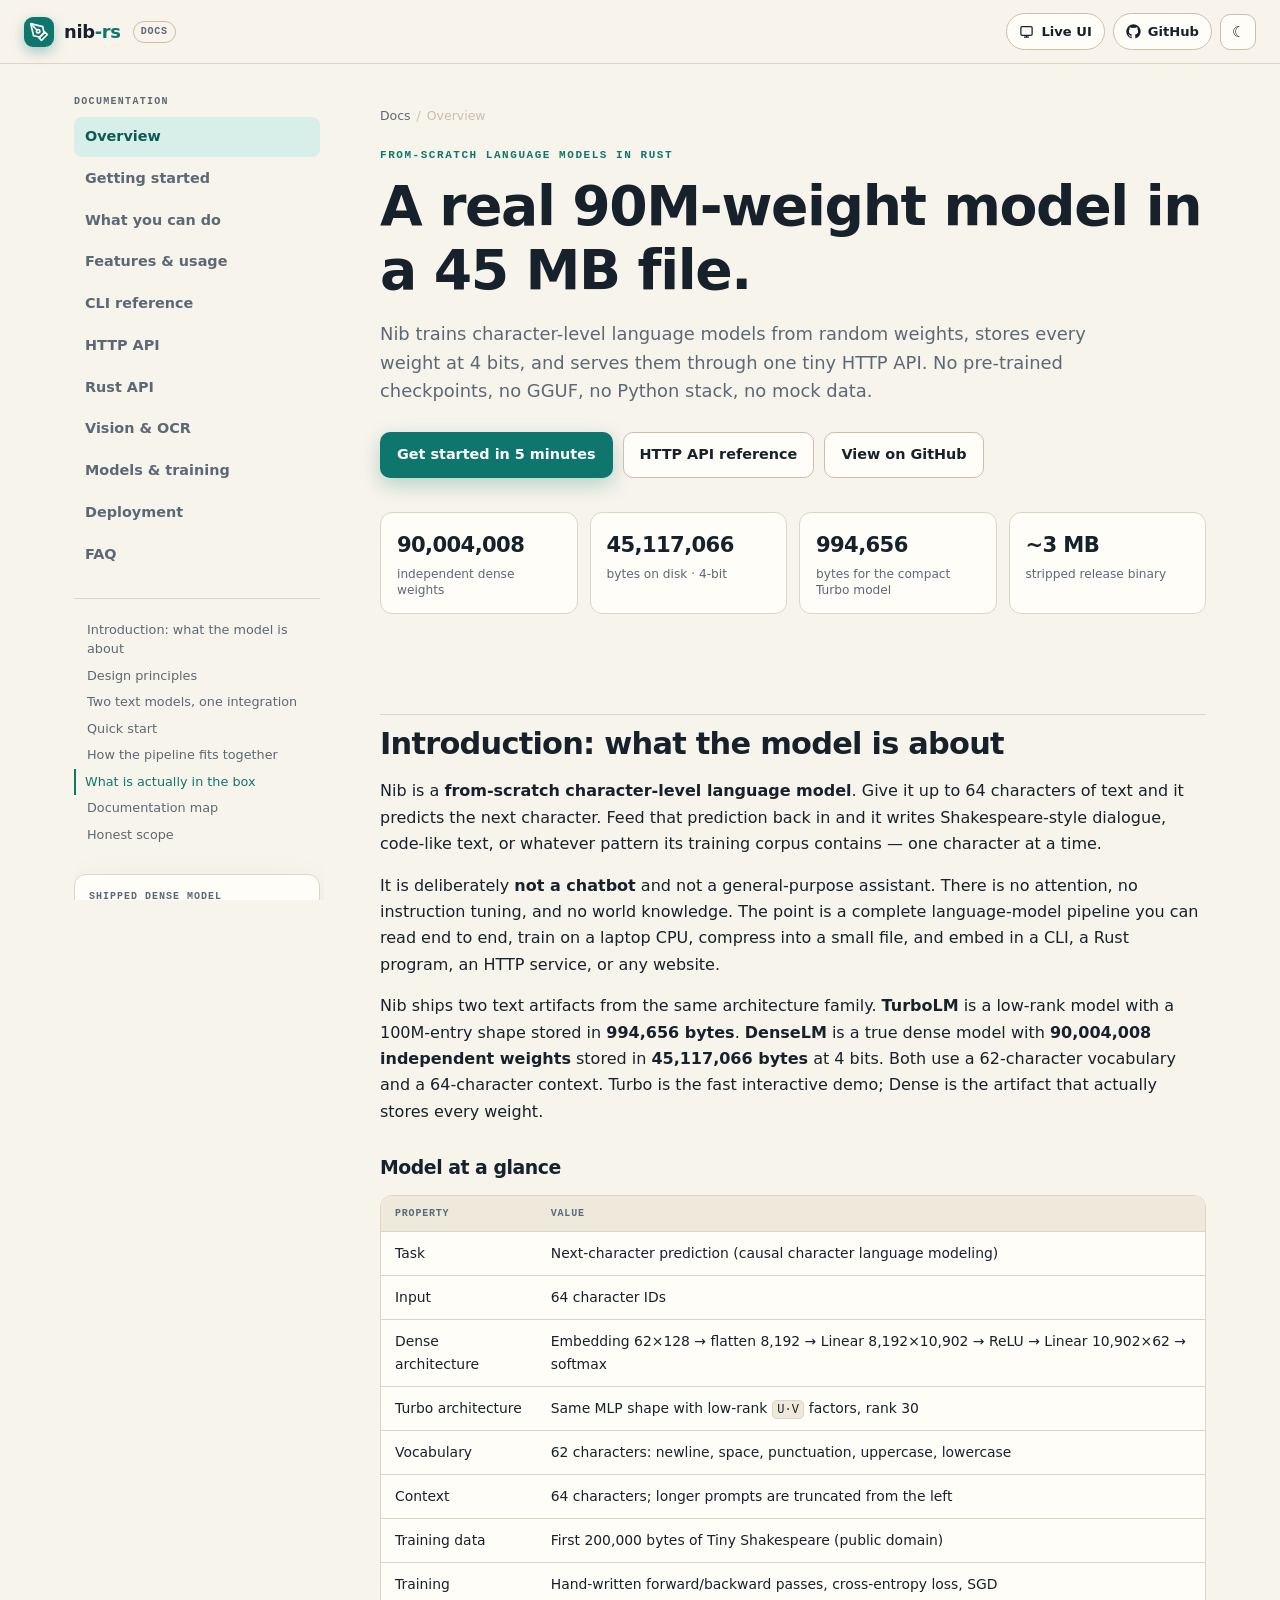
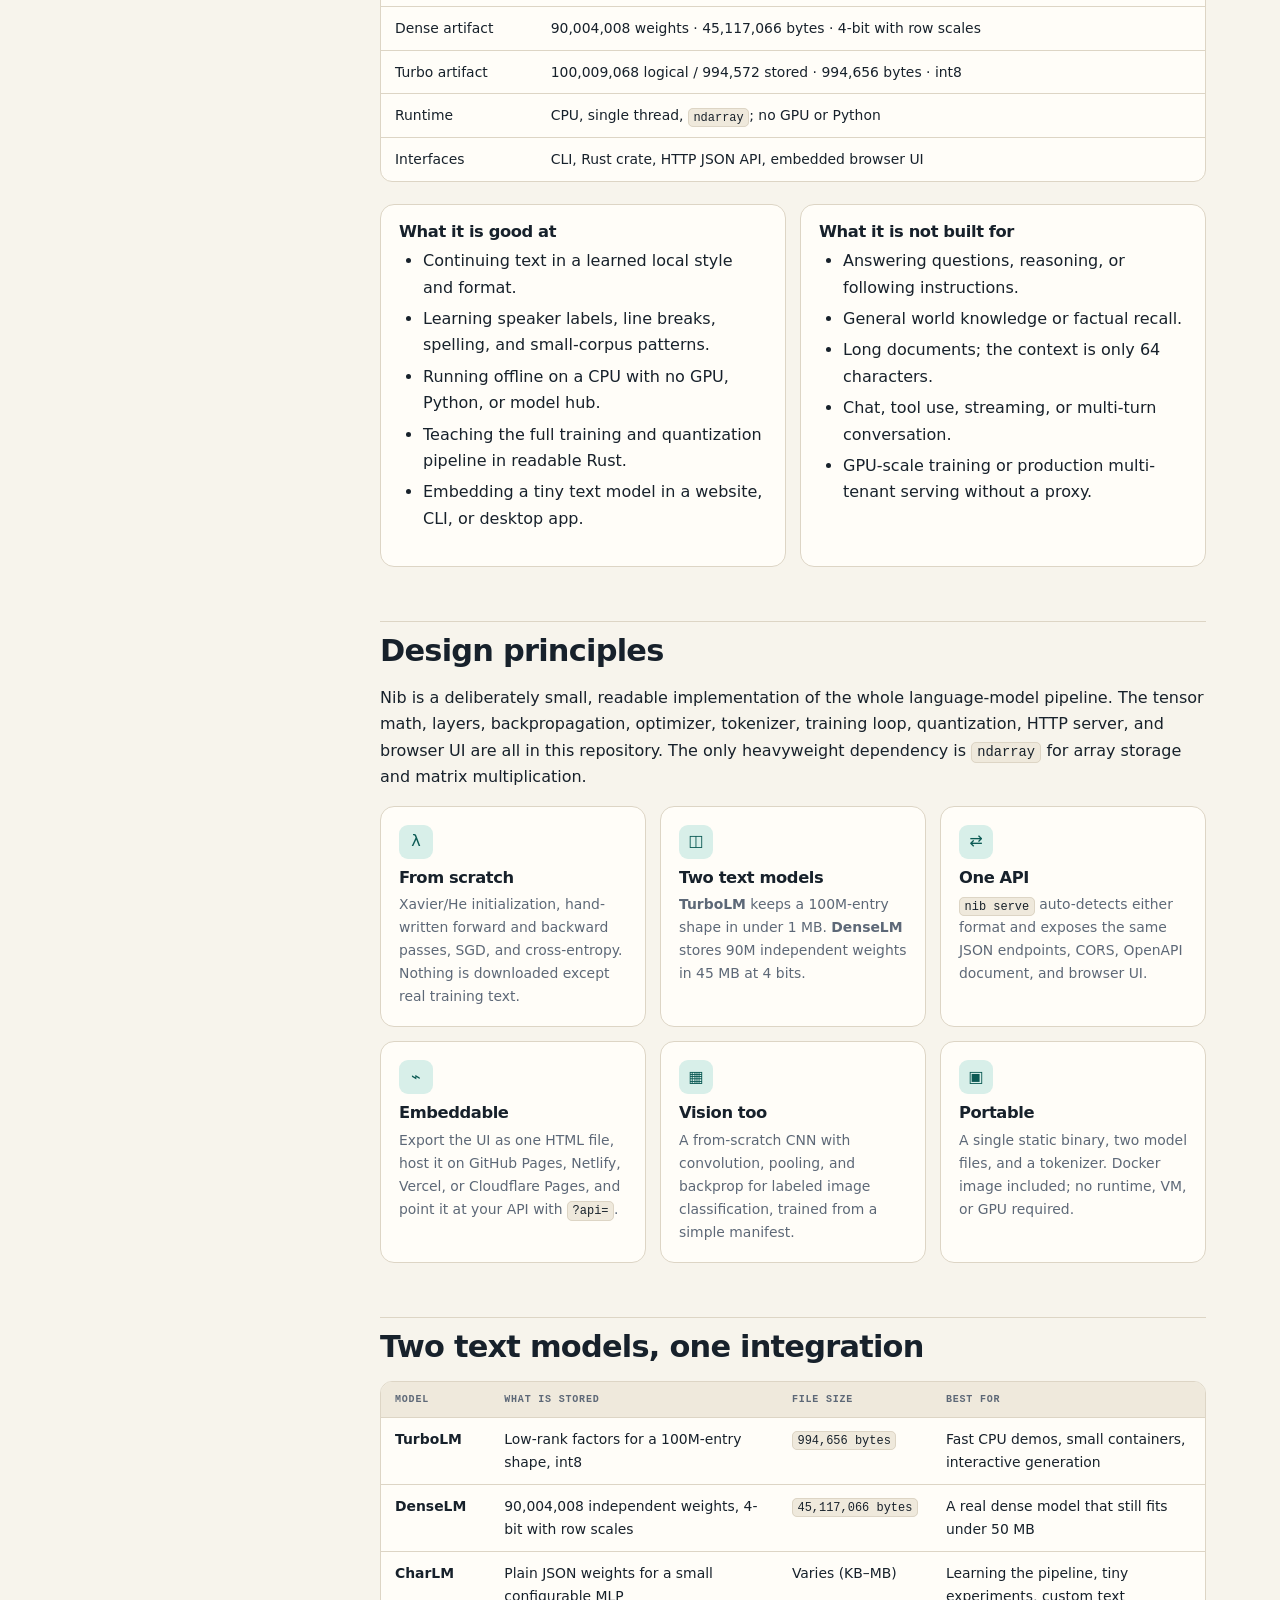
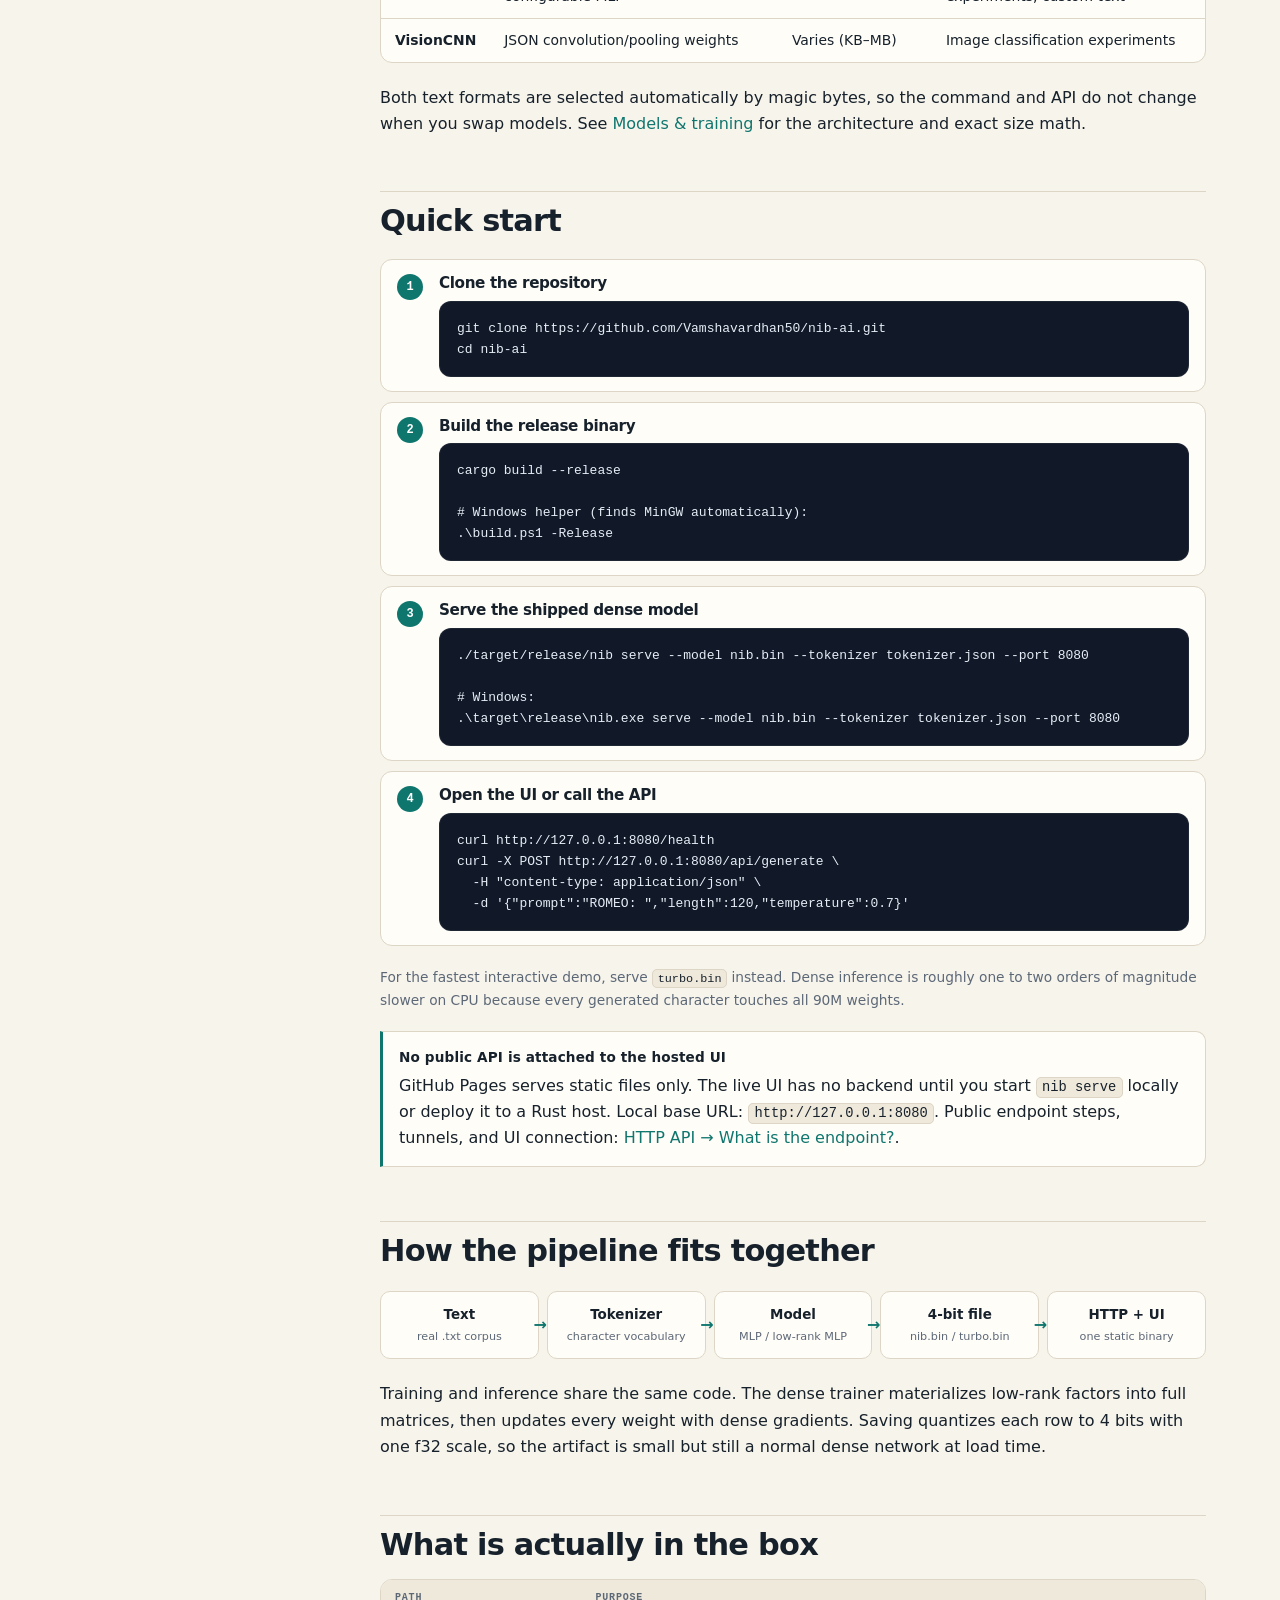
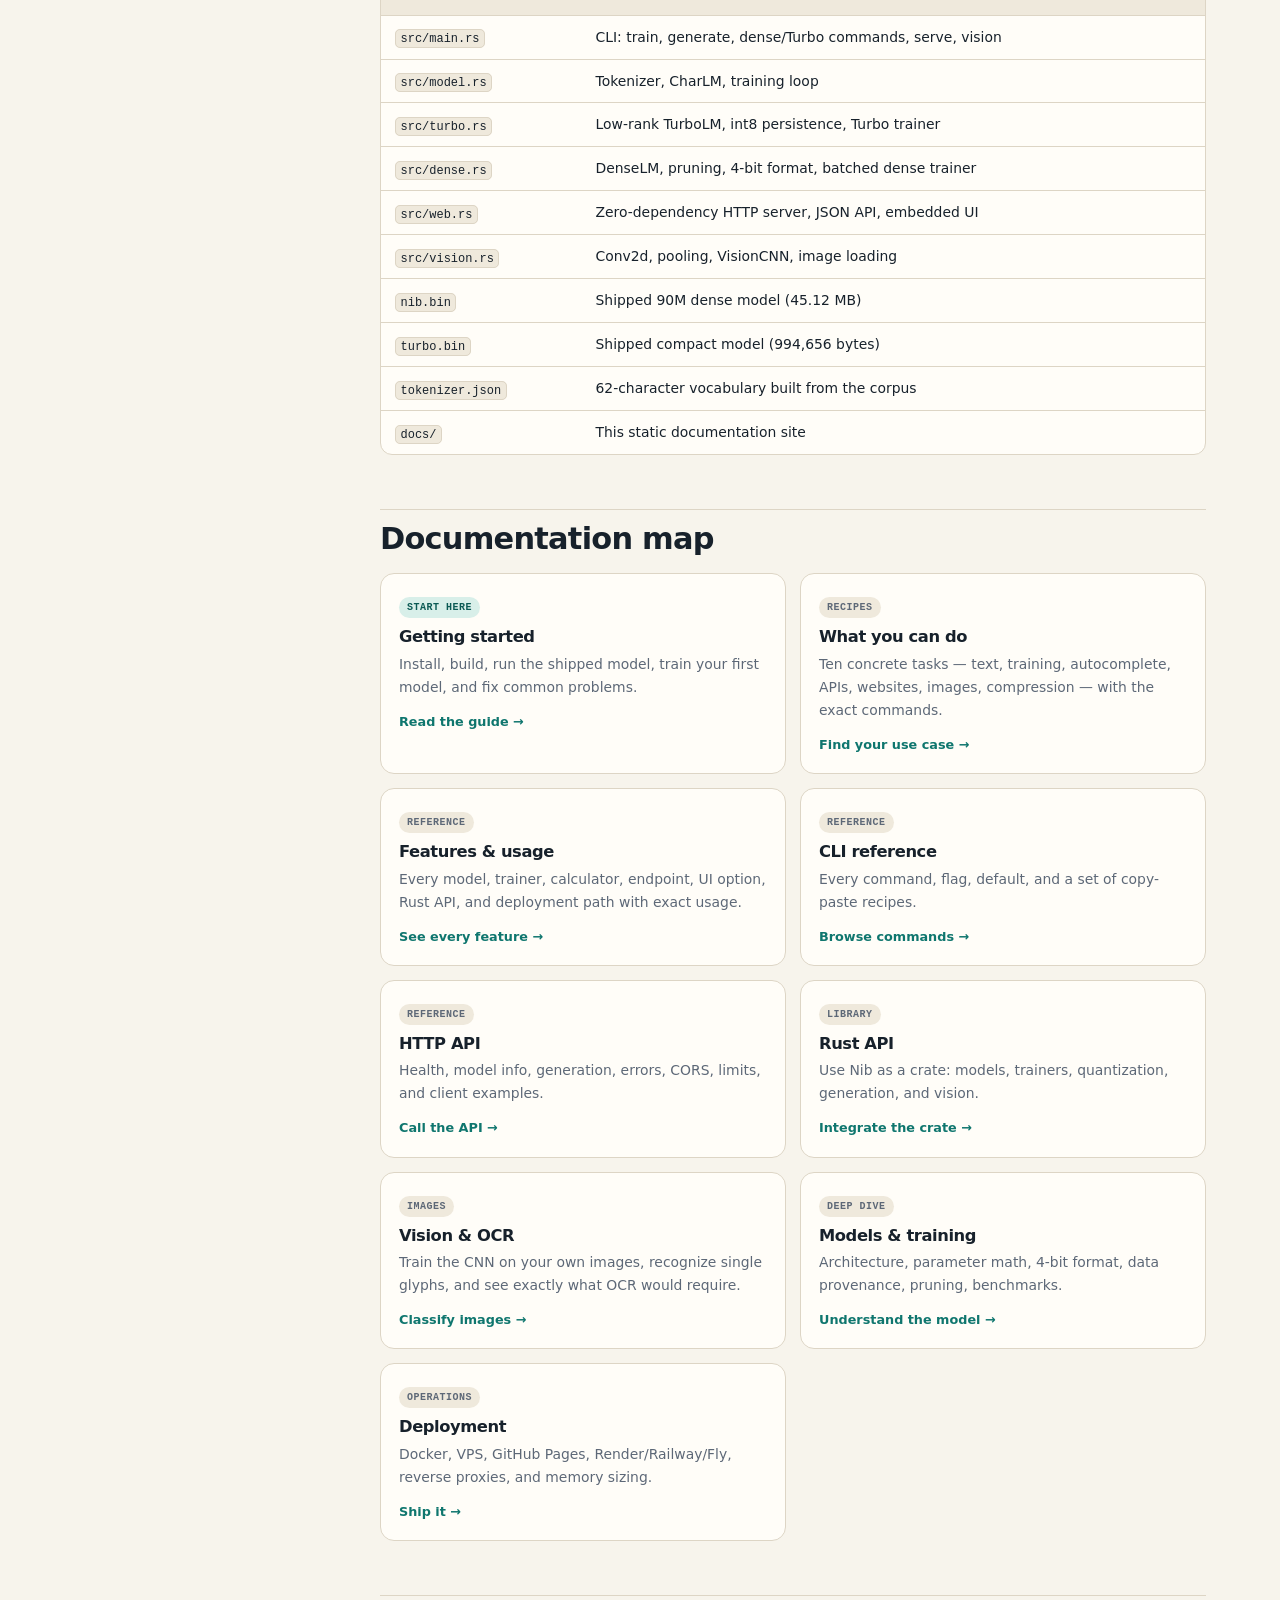
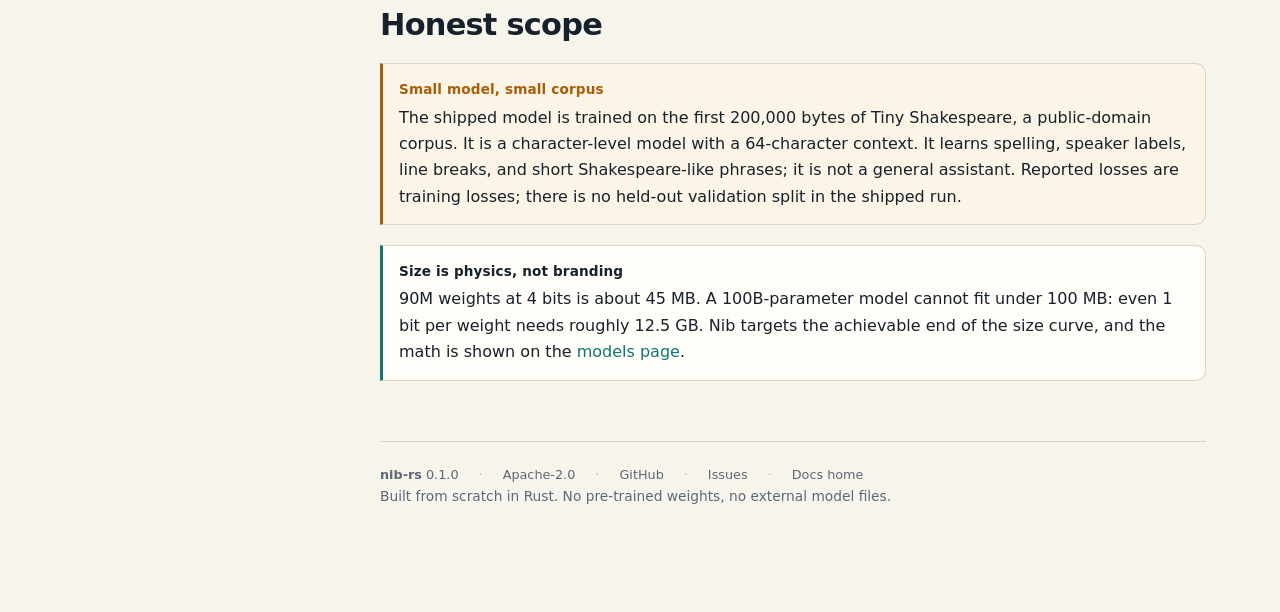
<file: docs/index.html>
<!doctype html>
<html lang="en">
<head>
<meta charset="utf-8">
<meta name="viewport" content="width=device-width, initial-scale=1">
<title>nib-rs documentation</title>
<meta name="description" content="Nib is a from-scratch Rust language-model toolkit: a real 90M-weight model in a 45 MB file, a compact 1 MB model, a zero-dependency HTTP API, and an embeddable UI.">
<meta name="theme-color" content="#0f766e">
<link rel="canonical" href="https://vamshavardhan50.github.io/nib-ai/docs/">
<meta property="og:type" content="website">
<meta property="og:site_name" content="nib-rs docs">
<meta property="og:title" content="nib-rs documentation">
<meta property="og:description" content="Nib is a from-scratch Rust language-model toolkit: a real 90M-weight model in a 45 MB file, a compact 1 MB model, a zero-dependency HTTP API, and an embeddable UI.">
<meta property="og:url" content="https://vamshavardhan50.github.io/nib-ai/docs/">
<meta name="twitter:card" content="summary">
<link rel="icon" href="data:image/svg+xml,%3Csvg xmlns='http://www.w3.org/2000/svg' viewBox='0 0 32 32'%3E%3Crect width='32' height='32' rx='8' fill='%230f766e'/%3E%3Ctext x='16' y='23' font-family='monospace' font-size='20' font-weight='bold' fill='%23e8fdf5' text-anchor='middle'%3En%3C/text%3E%3C/svg%3E">
<link rel="stylesheet" href="style.css">
<script>
  try {
    var saved = localStorage.getItem("nib-docs-theme");
    if (saved === "light" || saved === "dark") document.documentElement.dataset.theme = saved;
  } catch (e) {}
</script>
</head>
<body>
<a class="skip" href="#main">Skip to content</a>

<header class="topbar">
  <a class="brand" href="index.html" aria-label="nib-rs documentation home">
    <svg class="brand-mark" viewBox="0 0 24 24" fill="none" stroke="currentColor" stroke-width="2" stroke-linecap="round" stroke-linejoin="round" aria-hidden="true">
      <path d="M12 19l7-7 3 3-7 7-3-3z"></path>
      <path d="M18 13l-1.5-7.5L2 2l3.5 14.5L13 18l5-5z"></path>
      <path d="M2 2l7.586 7.586"></path>
      <circle cx="11" cy="11" r="2"></circle>
    </svg>
    <span class="brand-name">nib<span class="brand-suffix">-rs</span></span>
    <span class="brand-tag">docs</span>
  </a>
  <div class="topbar-actions">
    <a class="pill" href="../index.html" title="Open the browser UI">
      <svg viewBox="0 0 24 24" fill="none" stroke="currentColor" stroke-width="2" aria-hidden="true"><rect x="3" y="4" width="18" height="14" rx="2"></rect><path d="M8 21h8M12 18v3"></path></svg>
      <span class="label">Live UI</span>
    </a>
    <a class="pill" href="https://github.com/Vamshavardhan50/nib-ai" rel="noopener" title="GitHub repository">
      <svg viewBox="0 0 24 24" fill="currentColor" aria-hidden="true"><path d="M12 .5a11.5 11.5 0 0 0-3.64 22.42c.58.1.79-.25.79-.56v-2.17c-3.22.7-3.9-1.37-3.9-1.37-.53-1.34-1.29-1.7-1.29-1.7-1.05-.72.08-.71.08-.71 1.16.08 1.77 1.2 1.77 1.2 1.03 1.77 2.7 1.26 3.36.96.1-.75.4-1.26.73-1.55-2.57-.29-5.27-1.28-5.27-5.7 0-1.26.45-2.29 1.19-3.1-.12-.29-.52-1.46.11-3.05 0 0 .97-.31 3.18 1.18a11 11 0 0 1 5.8 0c2.2-1.49 3.17-1.18 3.17-1.18.63 1.59.23 2.76.12 3.05.74.81 1.18 1.84 1.18 3.1 0 4.43-2.7 5.4-5.28 5.69.41.36.78 1.06.78 2.14v3.17c0 .31.21.67.8.56A11.5 11.5 0 0 0 12 .5z"></path></svg>
      <span class="label">GitHub</span>
    </a>
    <button class="icon-btn" id="themeToggle" type="button" aria-label="Toggle theme">☾</button>
    <button class="icon-btn" id="menuToggle" type="button" aria-label="Open navigation" aria-expanded="false" aria-controls="sidebar">☰</button>
  </div>
</header>

<div class="shell">
  <aside class="sidebar" id="sidebar">
    <nav aria-label="Documentation">
      <p class="nav-label">Documentation</p>
      <a href="index.html">Overview</a>
        <a href="getting-started.html">Getting started</a>
        <a href="use-cases.html">What you can do</a>
        <a href="features.html">Features &amp; usage</a>
        <a href="cli.html">CLI reference</a>
        <a href="http-api.html">HTTP API</a>
        <a href="rust-api.html">Rust API</a>
        <a href="vision.html">Vision &amp; OCR</a>
        <a href="models.html">Models &amp; training</a>
        <a href="deployment.html">Deployment</a>
        <a href="faq.html">FAQ</a>
    </nav>
    <div class="toc" id="toc" aria-label="On this page"></div>
    <div class="sidebar-card">
      <span class="k">Shipped dense model</span>
      <span class="v">90,004,008 weights</span>
      <small>45,117,066 bytes · 4-bit · v0.1.0</small>
    </div>
  </aside>

  <main id="main">
    <article>
      <div class="crumbs"><a href="index.html">Docs</a> <span>/</span> <span>Overview</span></div>
      
<section class="hero">
  <p class="eyebrow">From-scratch language models in Rust</p>
  <h1>A real 90M-weight model in a 45&nbsp;MB file.</h1>
  <p class="lead">
    Nib trains character-level language models from random weights, stores every weight at
    4&nbsp;bits, and serves them through one tiny HTTP API. No pre-trained checkpoints, no GGUF,
    no Python stack, no mock data.
  </p>
  <div class="hero-actions">
    <a class="btn" href="getting-started.html">Get started in 5 minutes</a>
    <a class="btn secondary" href="http-api.html">HTTP API reference</a>
    <a class="btn secondary" href="https://github.com/Vamshavardhan50/nib-ai" rel="noopener">View on GitHub</a>
  </div>
  <div class="stats">
    <div class="stat"><b>90,004,008</b><span>independent dense weights</span></div>
    <div class="stat"><b>45,117,066</b><span>bytes on disk · 4-bit</span></div>
    <div class="stat"><b>994,656</b><span>bytes for the compact Turbo model</span></div>
    <div class="stat"><b>~3 MB</b><span>stripped release binary</span></div>
  </div>
</section>

<h2 id="introduction">Introduction: what the model is about</h2>
<p>
  Nib is a <strong>from-scratch character-level language model</strong>. Give it up to 64
  characters of text and it predicts the next character. Feed that prediction back in and it
  writes Shakespeare-style dialogue, code-like text, or whatever pattern its training corpus
  contains — one character at a time.
</p>
<p>
  It is deliberately <strong>not a chatbot</strong> and not a general-purpose assistant. There
  is no attention, no instruction tuning, and no world knowledge. The point is a complete
  language-model pipeline you can read end to end, train on a laptop CPU, compress into a small
  file, and embed in a CLI, a Rust program, an HTTP service, or any website.
</p>
<p>
  Nib ships two text artifacts from the same architecture family. <strong>TurboLM</strong> is a
  low-rank model with a 100M-entry shape stored in <strong>994,656 bytes</strong>.
  <strong>DenseLM</strong> is a true dense model with <strong>90,004,008 independent
  weights</strong> stored in <strong>45,117,066 bytes</strong> at 4 bits. Both use a 62-character
  vocabulary and a 64-character context. Turbo is the fast interactive demo; Dense is the
  artifact that actually stores every weight.
</p>

<h3>Model at a glance</h3>
<div class="table-wrap">
<table>
  <thead><tr><th>Property</th><th>Value</th></tr></thead>
  <tbody>
    <tr><td>Task</td><td>Next-character prediction (causal character language modeling)</td></tr>
    <tr><td>Input</td><td>64 character IDs</td></tr>
    <tr><td>Dense architecture</td><td>Embedding 62×128 → flatten 8,192 → Linear 8,192×10,902 → ReLU → Linear 10,902×62 → softmax</td></tr>
    <tr><td>Turbo architecture</td><td>Same MLP shape with low-rank <code>U·V</code> factors, rank 30</td></tr>
    <tr><td>Vocabulary</td><td>62 characters: newline, space, punctuation, uppercase, lowercase</td></tr>
    <tr><td>Context</td><td>64 characters; longer prompts are truncated from the left</td></tr>
    <tr><td>Training data</td><td>First 200,000 bytes of Tiny Shakespeare (public domain)</td></tr>
    <tr><td>Training</td><td>Hand-written forward/backward passes, cross-entropy loss, SGD</td></tr>
    <tr><td>Dense artifact</td><td>90,004,008 weights · 45,117,066 bytes · 4-bit with row scales</td></tr>
    <tr><td>Turbo artifact</td><td>100,009,068 logical / 994,572 stored · 994,656 bytes · int8</td></tr>
    <tr><td>Runtime</td><td>CPU, single thread, <code>ndarray</code>; no GPU or Python</td></tr>
    <tr><td>Interfaces</td><td>CLI, Rust crate, HTTP JSON API, embedded browser UI</td></tr>
  </tbody>
</table>
</div>

<div class="grid two">
  <div class="card">
    <h3>What it is good at</h3>
    <ul>
      <li>Continuing text in a learned local style and format.</li>
      <li>Learning speaker labels, line breaks, spelling, and small-corpus patterns.</li>
      <li>Running offline on a CPU with no GPU, Python, or model hub.</li>
      <li>Teaching the full training and quantization pipeline in readable Rust.</li>
      <li>Embedding a tiny text model in a website, CLI, or desktop app.</li>
    </ul>
  </div>
  <div class="card">
    <h3>What it is not built for</h3>
    <ul>
      <li>Answering questions, reasoning, or following instructions.</li>
      <li>General world knowledge or factual recall.</li>
      <li>Long documents; the context is only 64 characters.</li>
      <li>Chat, tool use, streaming, or multi-turn conversation.</li>
      <li>GPU-scale training or production multi-tenant serving without a proxy.</li>
    </ul>
  </div>
</div>

<h2>Design principles</h2>
<p>
  Nib is a deliberately small, readable implementation of the whole language-model pipeline.
  The tensor math, layers, backpropagation, optimizer, tokenizer, training loop, quantization,
  HTTP server, and browser UI are all in this repository. The only heavyweight dependency is
  <code>ndarray</code> for array storage and matrix multiplication.
</p>

<div class="grid three">
  <div class="card">
    <div class="feature-icon">λ</div>
    <h3>From scratch</h3>
    <p>Xavier/He initialization, hand-written forward and backward passes, SGD, and cross-entropy. Nothing is downloaded except real training text.</p>
  </div>
  <div class="card">
    <div class="feature-icon">◫</div>
    <h3>Two text models</h3>
    <p><strong>TurboLM</strong> keeps a 100M-entry shape in under 1 MB. <strong>DenseLM</strong> stores 90M independent weights in 45 MB at 4 bits.</p>
  </div>
  <div class="card">
    <div class="feature-icon">⇄</div>
    <h3>One API</h3>
    <p><code>nib serve</code> auto-detects either format and exposes the same JSON endpoints, CORS, OpenAPI document, and browser UI.</p>
  </div>
  <div class="card">
    <div class="feature-icon">⌁</div>
    <h3>Embeddable</h3>
    <p>Export the UI as one HTML file, host it on GitHub Pages, Netlify, Vercel, or Cloudflare Pages, and point it at your API with <code>?api=</code>.</p>
  </div>
  <div class="card">
    <div class="feature-icon">▦</div>
    <h3>Vision too</h3>
    <p>A from-scratch CNN with convolution, pooling, and backprop for labeled image classification, trained from a simple manifest.</p>
  </div>
  <div class="card">
    <div class="feature-icon">▣</div>
    <h3>Portable</h3>
    <p>A single static binary, two model files, and a tokenizer. Docker image included; no runtime, VM, or GPU required.</p>
  </div>
</div>

<h2>Two text models, one integration</h2>
<div class="table-wrap">
<table>
  <thead>
    <tr><th>Model</th><th>What is stored</th><th>File size</th><th>Best for</th></tr>
  </thead>
  <tbody>
    <tr>
      <td><strong>TurboLM</strong></td>
      <td>Low-rank factors for a 100M-entry shape, int8</td>
      <td><code>994,656 bytes</code></td>
      <td>Fast CPU demos, small containers, interactive generation</td>
    </tr>
    <tr>
      <td><strong>DenseLM</strong></td>
      <td>90,004,008 independent weights, 4-bit with row scales</td>
      <td><code>45,117,066 bytes</code></td>
      <td>A real dense model that still fits under 50 MB</td>
    </tr>
    <tr>
      <td><strong>CharLM</strong></td>
      <td>Plain JSON weights for a small configurable MLP</td>
      <td>Varies (KB–MB)</td>
      <td>Learning the pipeline, tiny experiments, custom text</td>
    </tr>
    <tr>
      <td><strong>VisionCNN</strong></td>
      <td>JSON convolution/pooling weights</td>
      <td>Varies (KB–MB)</td>
      <td>Image classification experiments</td>
    </tr>
  </tbody>
</table>
</div>
<p>
  Both text formats are selected automatically by magic bytes, so the command and API do not
  change when you swap models. See <a href="models.html">Models &amp; training</a> for the
  architecture and exact size math.
</p>

<h2>Quick start</h2>
<div class="steps">
  <div class="step">
    <div>
      <h4>Clone the repository</h4>
      <pre><code>git clone https://github.com/Vamshavardhan50/nib-ai.git
cd nib-ai</code></pre>
    </div>
  </div>
  <div class="step">
    <div>
      <h4>Build the release binary</h4>
      <pre><code>cargo build --release

# Windows helper (finds MinGW automatically):
.\build.ps1 -Release</code></pre>
    </div>
  </div>
  <div class="step">
    <div>
      <h4>Serve the shipped dense model</h4>
      <pre><code>./target/release/nib serve --model nib.bin --tokenizer tokenizer.json --port 8080

# Windows:
.\target\release\nib.exe serve --model nib.bin --tokenizer tokenizer.json --port 8080</code></pre>
    </div>
  </div>
  <div class="step">
    <div>
      <h4>Open the UI or call the API</h4>
      <pre><code>curl http://127.0.0.1:8080/health
curl -X POST http://127.0.0.1:8080/api/generate \
  -H "content-type: application/json" \
  -d '{"prompt":"ROMEO: ","length":120,"temperature":0.7}'</code></pre>
    </div>
  </div>
</div>
<p class="muted small">
  For the fastest interactive demo, serve <code>turbo.bin</code> instead. Dense inference is
  roughly one to two orders of magnitude slower on CPU because every generated character
  touches all 90M weights.
</p>
<div class="callout">
  <strong>No public API is attached to the hosted UI</strong>
  <p>
    GitHub Pages serves static files only. The live UI has no backend until you start
    <code>nib serve</code> locally or deploy it to a Rust host. Local base URL:
    <code>http://127.0.0.1:8080</code>. Public endpoint steps, tunnels, and UI connection:
    <a href="http-api.html#endpoint">HTTP API → What is the endpoint?</a>.
  </p>
</div>

<h2>How the pipeline fits together</h2>
<div class="pipeline">
  <div class="pipe"><b>Text</b><span>real .txt corpus</span></div>
  <div class="pipe"><b>Tokenizer</b><span>character vocabulary</span></div>
  <div class="pipe"><b>Model</b><span>MLP / low-rank MLP</span></div>
  <div class="pipe"><b>4-bit file</b><span>nib.bin / turbo.bin</span></div>
  <div class="pipe"><b>HTTP + UI</b><span>one static binary</span></div>
</div>
<p>
  Training and inference share the same code. The dense trainer materializes low-rank factors
  into full matrices, then updates every weight with dense gradients. Saving quantizes each row
  to 4 bits with one f32 scale, so the artifact is small but still a normal dense network at
  load time.
</p>

<h2>What is actually in the box</h2>
<div class="table-wrap">
<table>
  <thead><tr><th>Path</th><th>Purpose</th></tr></thead>
  <tbody>
    <tr><td><code>src/main.rs</code></td><td>CLI: train, generate, dense/Turbo commands, serve, vision</td></tr>
    <tr><td><code>src/model.rs</code></td><td>Tokenizer, CharLM, training loop</td></tr>
    <tr><td><code>src/turbo.rs</code></td><td>Low-rank TurboLM, int8 persistence, Turbo trainer</td></tr>
    <tr><td><code>src/dense.rs</code></td><td>DenseLM, pruning, 4-bit format, batched dense trainer</td></tr>
    <tr><td><code>src/web.rs</code></td><td>Zero-dependency HTTP server, JSON API, embedded UI</td></tr>
    <tr><td><code>src/vision.rs</code></td><td>Conv2d, pooling, VisionCNN, image loading</td></tr>
    <tr><td><code>nib.bin</code></td><td>Shipped 90M dense model (45.12 MB)</td></tr>
    <tr><td><code>turbo.bin</code></td><td>Shipped compact model (994,656 bytes)</td></tr>
    <tr><td><code>tokenizer.json</code></td><td>62-character vocabulary built from the corpus</td></tr>
    <tr><td><code>docs/</code></td><td>This static documentation site</td></tr>
  </tbody>
</table>
</div>

<h2>Documentation map</h2>
<div class="grid two">
  <a class="card" href="getting-started.html">
    <span class="badge">Start here</span>
    <h3>Getting started</h3>
    <p>Install, build, run the shipped model, train your first model, and fix common problems.</p>
    <div class="card-arrow">Read the guide →</div>
  </a>
  <a class="card" href="use-cases.html">
    <span class="badge plain">Recipes</span>
    <h3>What you can do</h3>
    <p>Ten concrete tasks — text, training, autocomplete, APIs, websites, images, compression — with the exact commands.</p>
    <div class="card-arrow">Find your use case →</div>
  </a>
  <a class="card" href="features.html">
    <span class="badge plain">Reference</span>
    <h3>Features &amp; usage</h3>
    <p>Every model, trainer, calculator, endpoint, UI option, Rust API, and deployment path with exact usage.</p>
    <div class="card-arrow">See every feature →</div>
  </a>
  <a class="card" href="cli.html">
    <span class="badge plain">Reference</span>
    <h3>CLI reference</h3>
    <p>Every command, flag, default, and a set of copy-paste recipes.</p>
    <div class="card-arrow">Browse commands →</div>
  </a>
  <a class="card" href="http-api.html">
    <span class="badge plain">Reference</span>
    <h3>HTTP API</h3>
    <p>Health, model info, generation, errors, CORS, limits, and client examples.</p>
    <div class="card-arrow">Call the API →</div>
  </a>
  <a class="card" href="rust-api.html">
    <span class="badge plain">Library</span>
    <h3>Rust API</h3>
    <p>Use Nib as a crate: models, trainers, quantization, generation, and vision.</p>
    <div class="card-arrow">Integrate the crate →</div>
  </a>
  <a class="card" href="vision.html">
    <span class="badge plain">Images</span>
    <h3>Vision &amp; OCR</h3>
    <p>Train the CNN on your own images, recognize single glyphs, and see exactly what OCR would require.</p>
    <div class="card-arrow">Classify images →</div>
  </a>
  <a class="card" href="models.html">
    <span class="badge plain">Deep dive</span>
    <h3>Models &amp; training</h3>
    <p>Architecture, parameter math, 4-bit format, data provenance, pruning, benchmarks.</p>
    <div class="card-arrow">Understand the model →</div>
  </a>
  <a class="card" href="deployment.html">
    <span class="badge plain">Operations</span>
    <h3>Deployment</h3>
    <p>Docker, VPS, GitHub Pages, Render/Railway/Fly, reverse proxies, and memory sizing.</p>
    <div class="card-arrow">Ship it →</div>
  </a>
</div>

<h2>Honest scope</h2>
<div class="callout warn">
  <strong>Small model, small corpus</strong>
  <p>
    The shipped model is trained on the first 200,000 bytes of Tiny Shakespeare, a
    public-domain corpus. It is a character-level model with a 64-character context. It learns
    spelling, speaker labels, line breaks, and short Shakespeare-like phrases; it is not a
    general assistant. Reported losses are training losses; there is no held-out validation
    split in the shipped run.
  </p>
</div>
<div class="callout">
  <strong>Size is physics, not branding</strong>
  <p>
    90M weights at 4 bits is about 45 MB. A 100B-parameter model cannot fit under 100 MB:
    even 1 bit per weight needs roughly 12.5 GB. Nib targets the achievable end of the size
    curve, and the math is shown on the <a href="models.html#size-math">models page</a>.
  </p>
</div>

      <footer class="footer">
        <div class="footer-row">
          <span><strong>nib-rs</strong> 0.1.0</span>
          <span class="dotsep">·</span>
          <span>Apache-2.0</span>
          <span class="dotsep">·</span>
          <a href="https://github.com/Vamshavardhan50/nib-ai" rel="noopener">GitHub</a>
          <span class="dotsep">·</span>
          <a href="https://github.com/Vamshavardhan50/nib-ai/issues" rel="noopener">Issues</a>
          <span class="dotsep">·</span>
          <a href="index.html">Docs home</a>
        </div>
        <p class="small muted">Built from scratch in Rust. No pre-trained weights, no external model files.</p>
      </footer>
    </article>
  </main>
</div>

<script src="docs.js" defer></script>
</body>
</html>
</file>
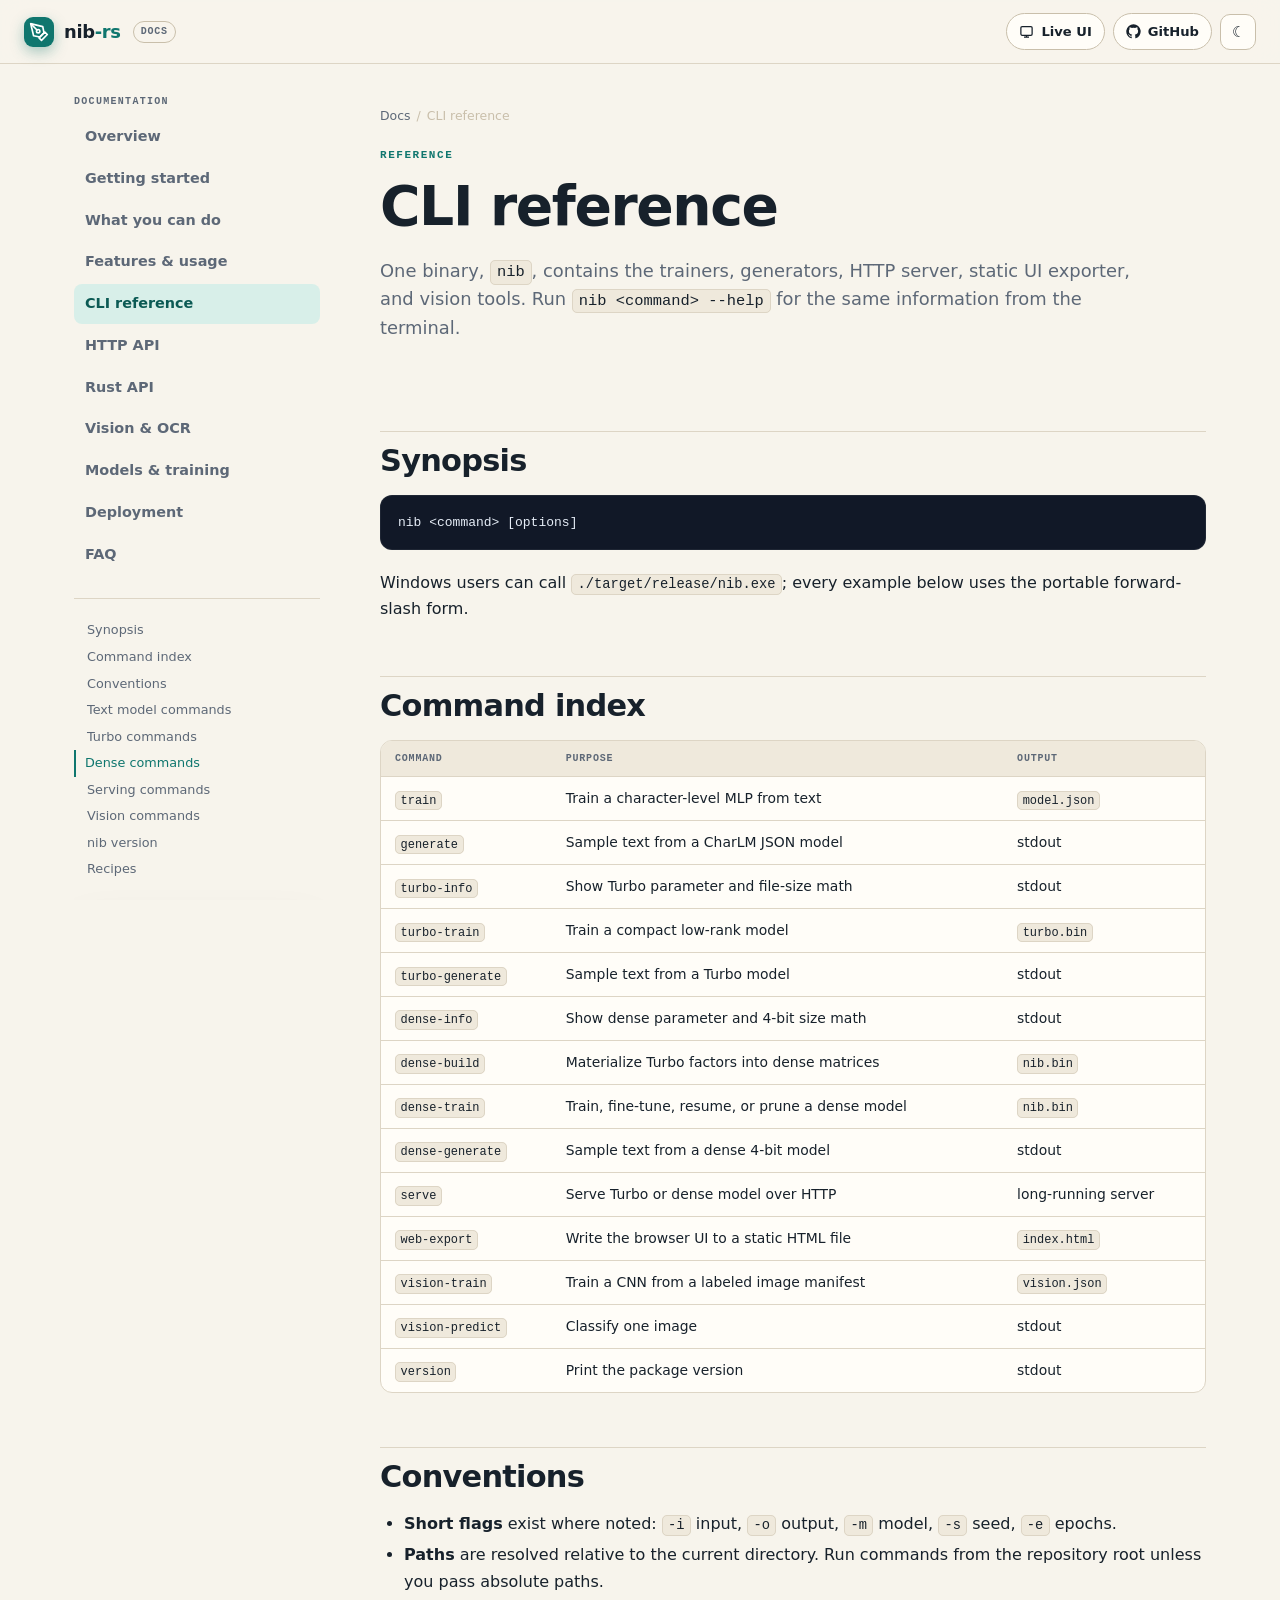
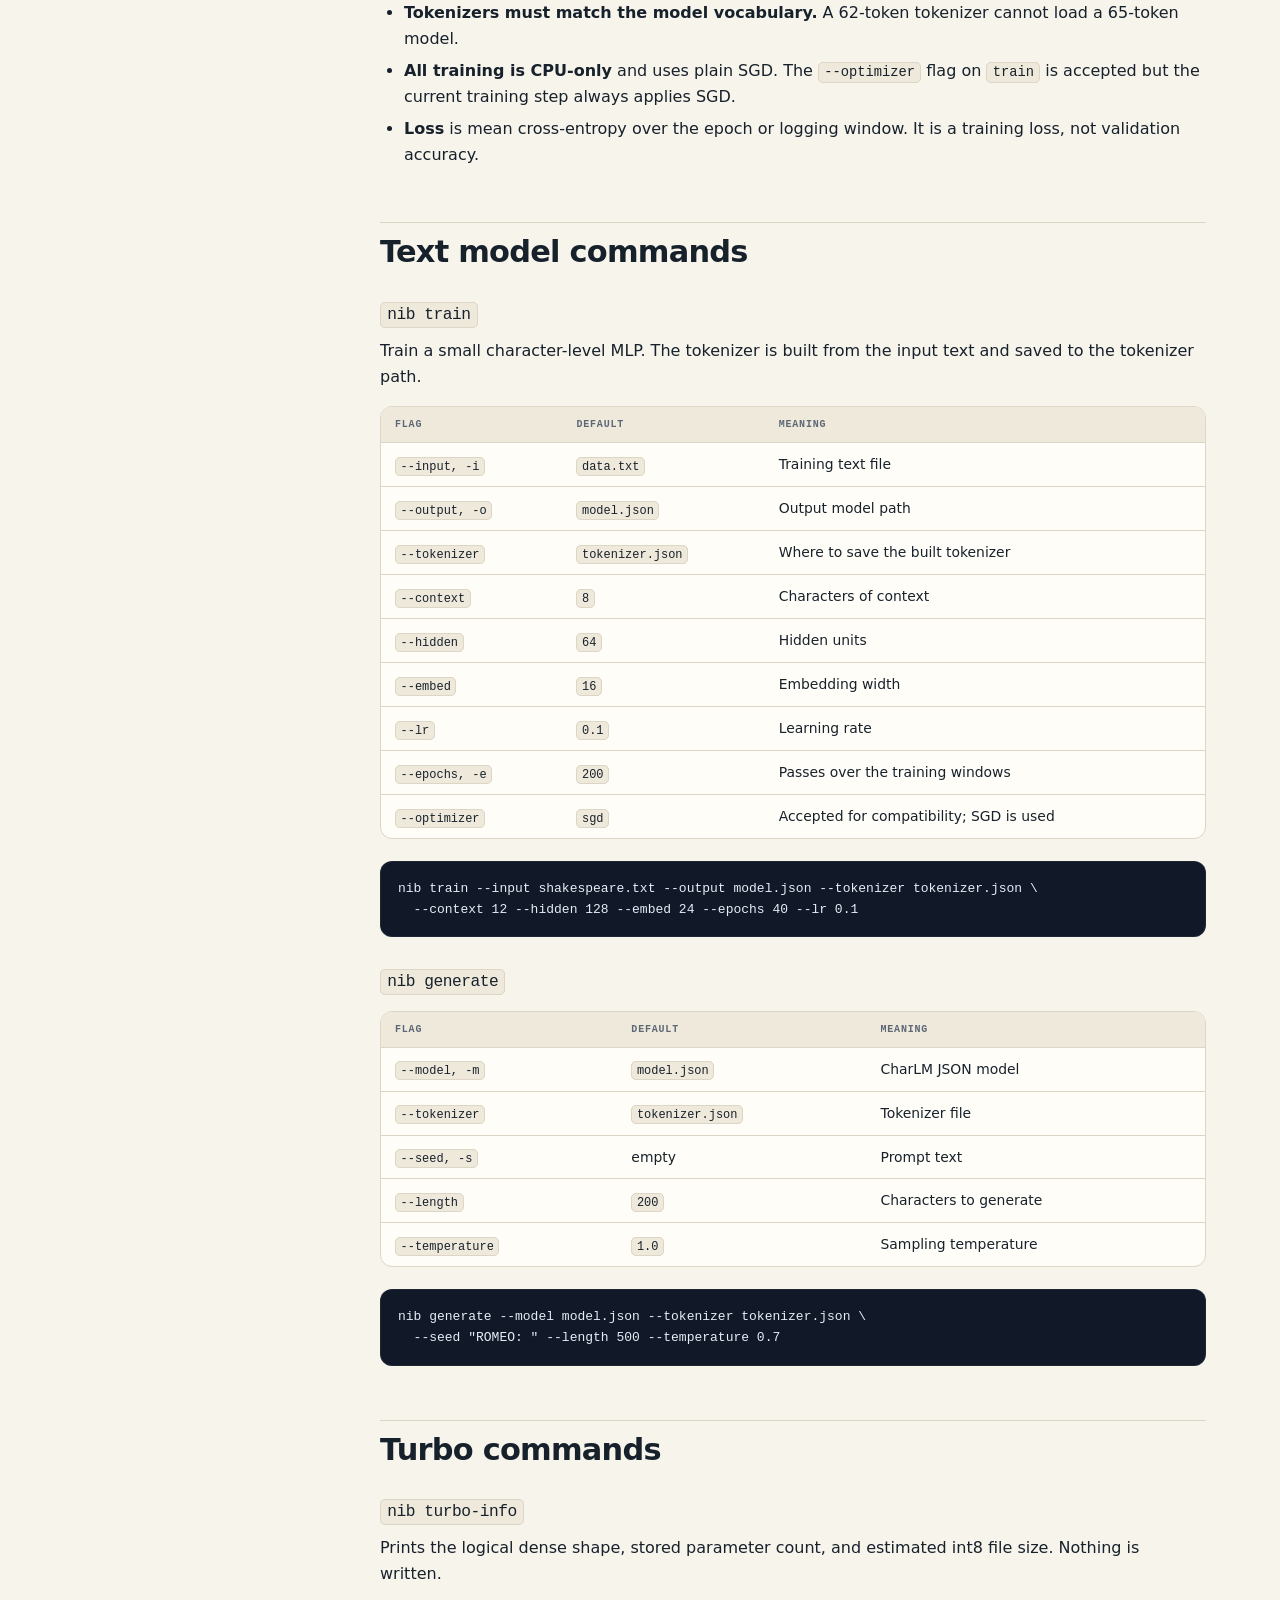
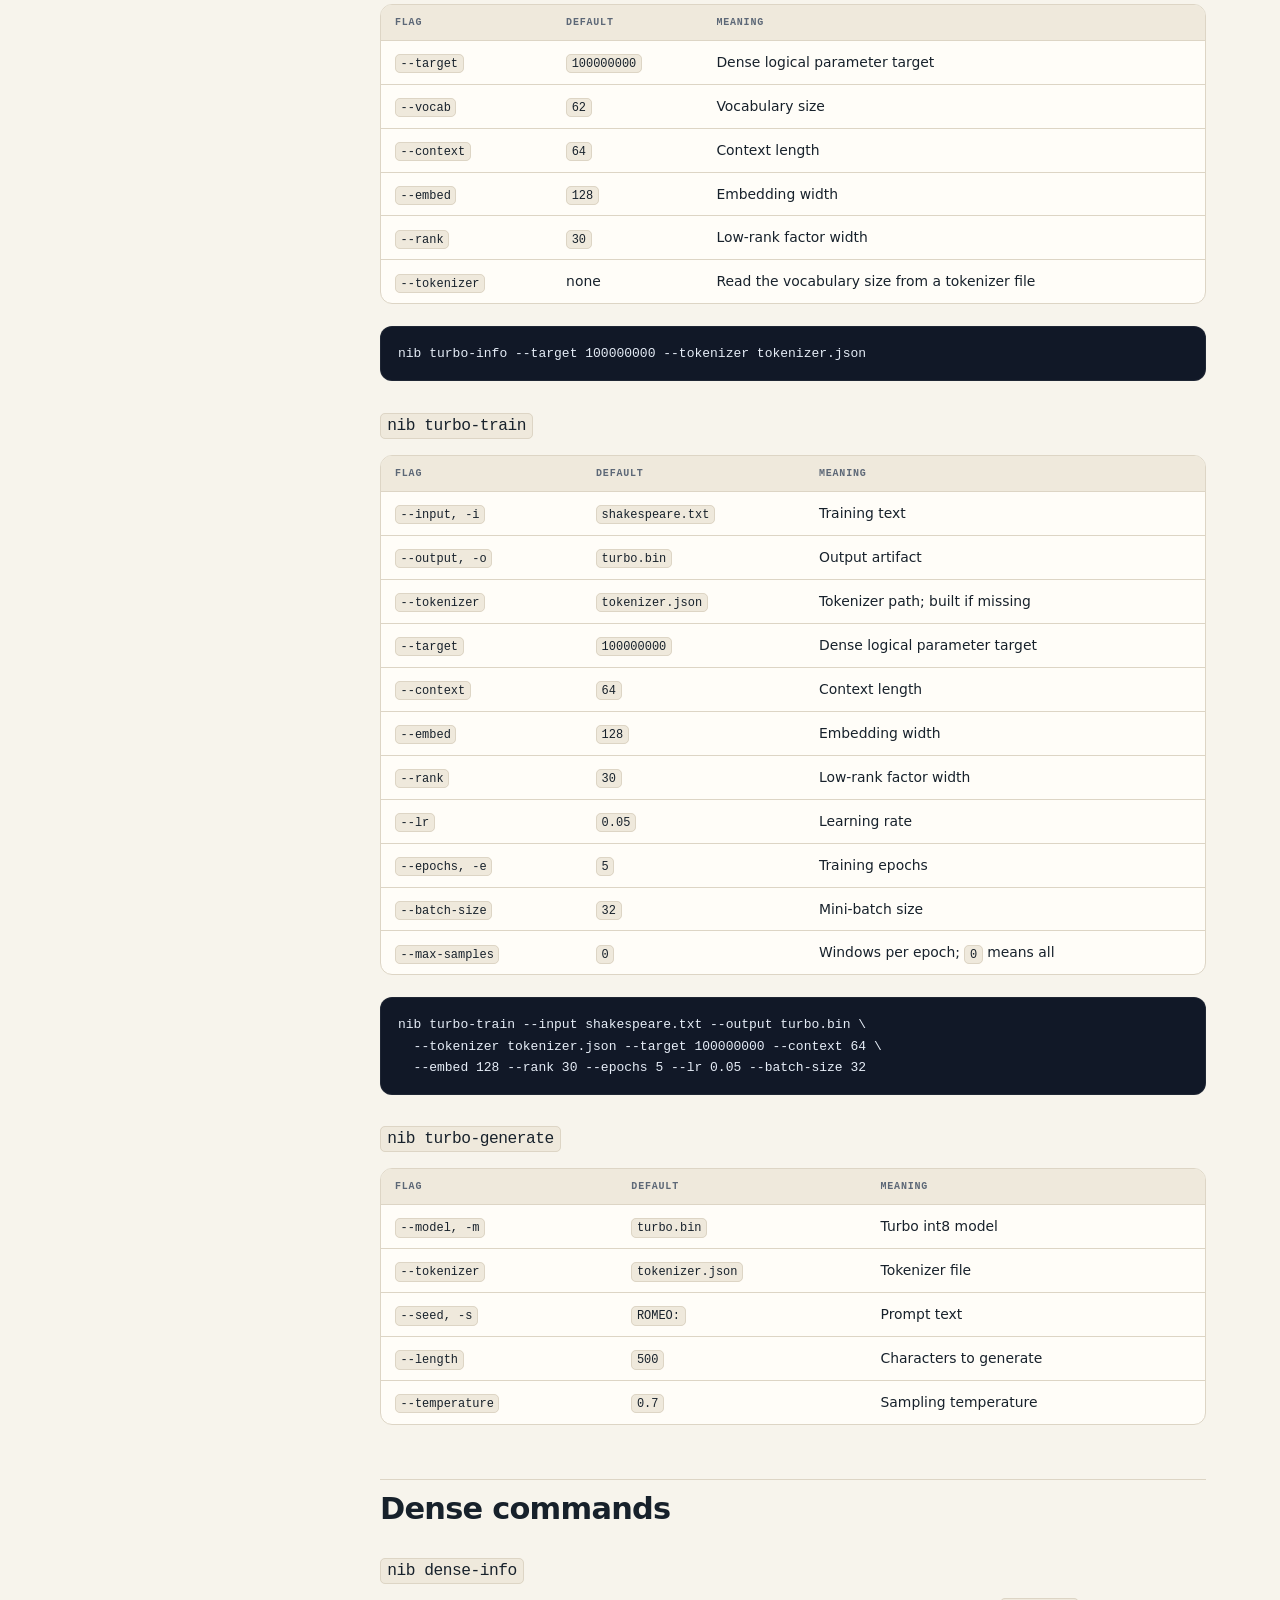
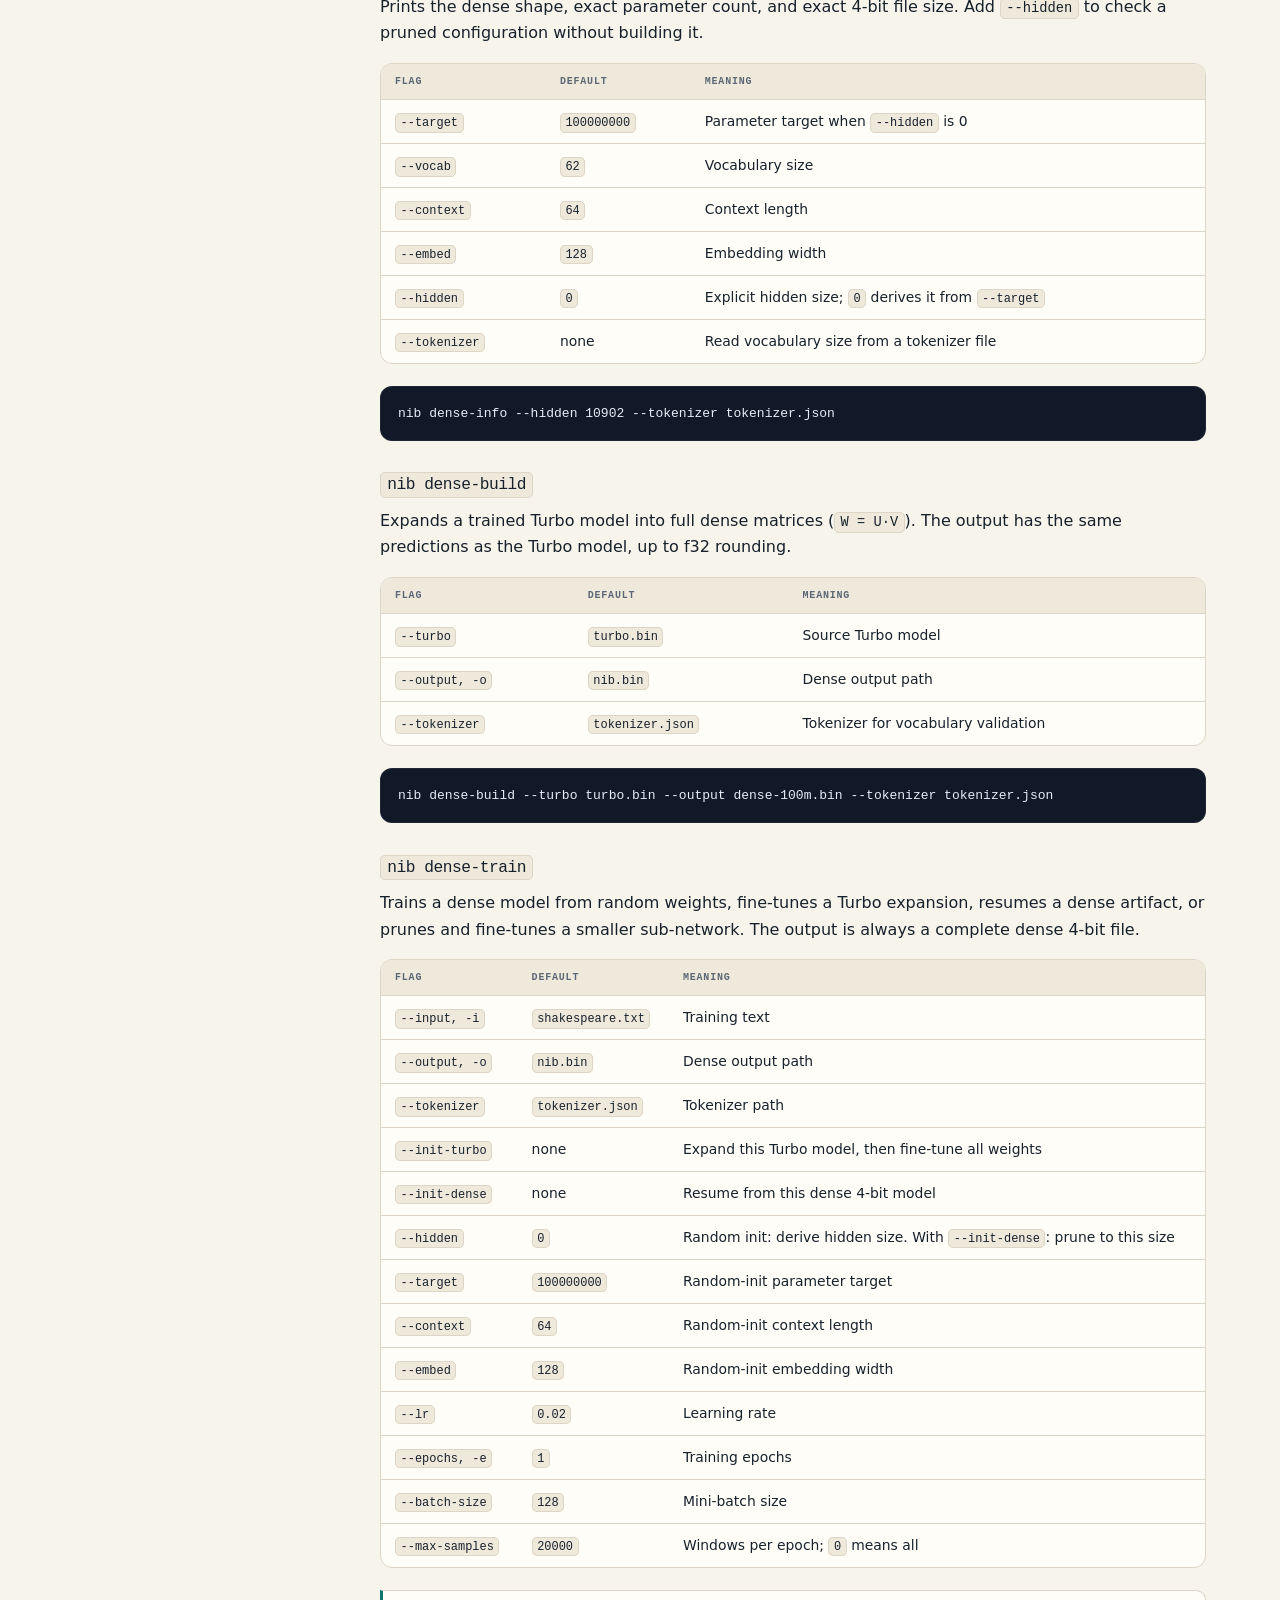
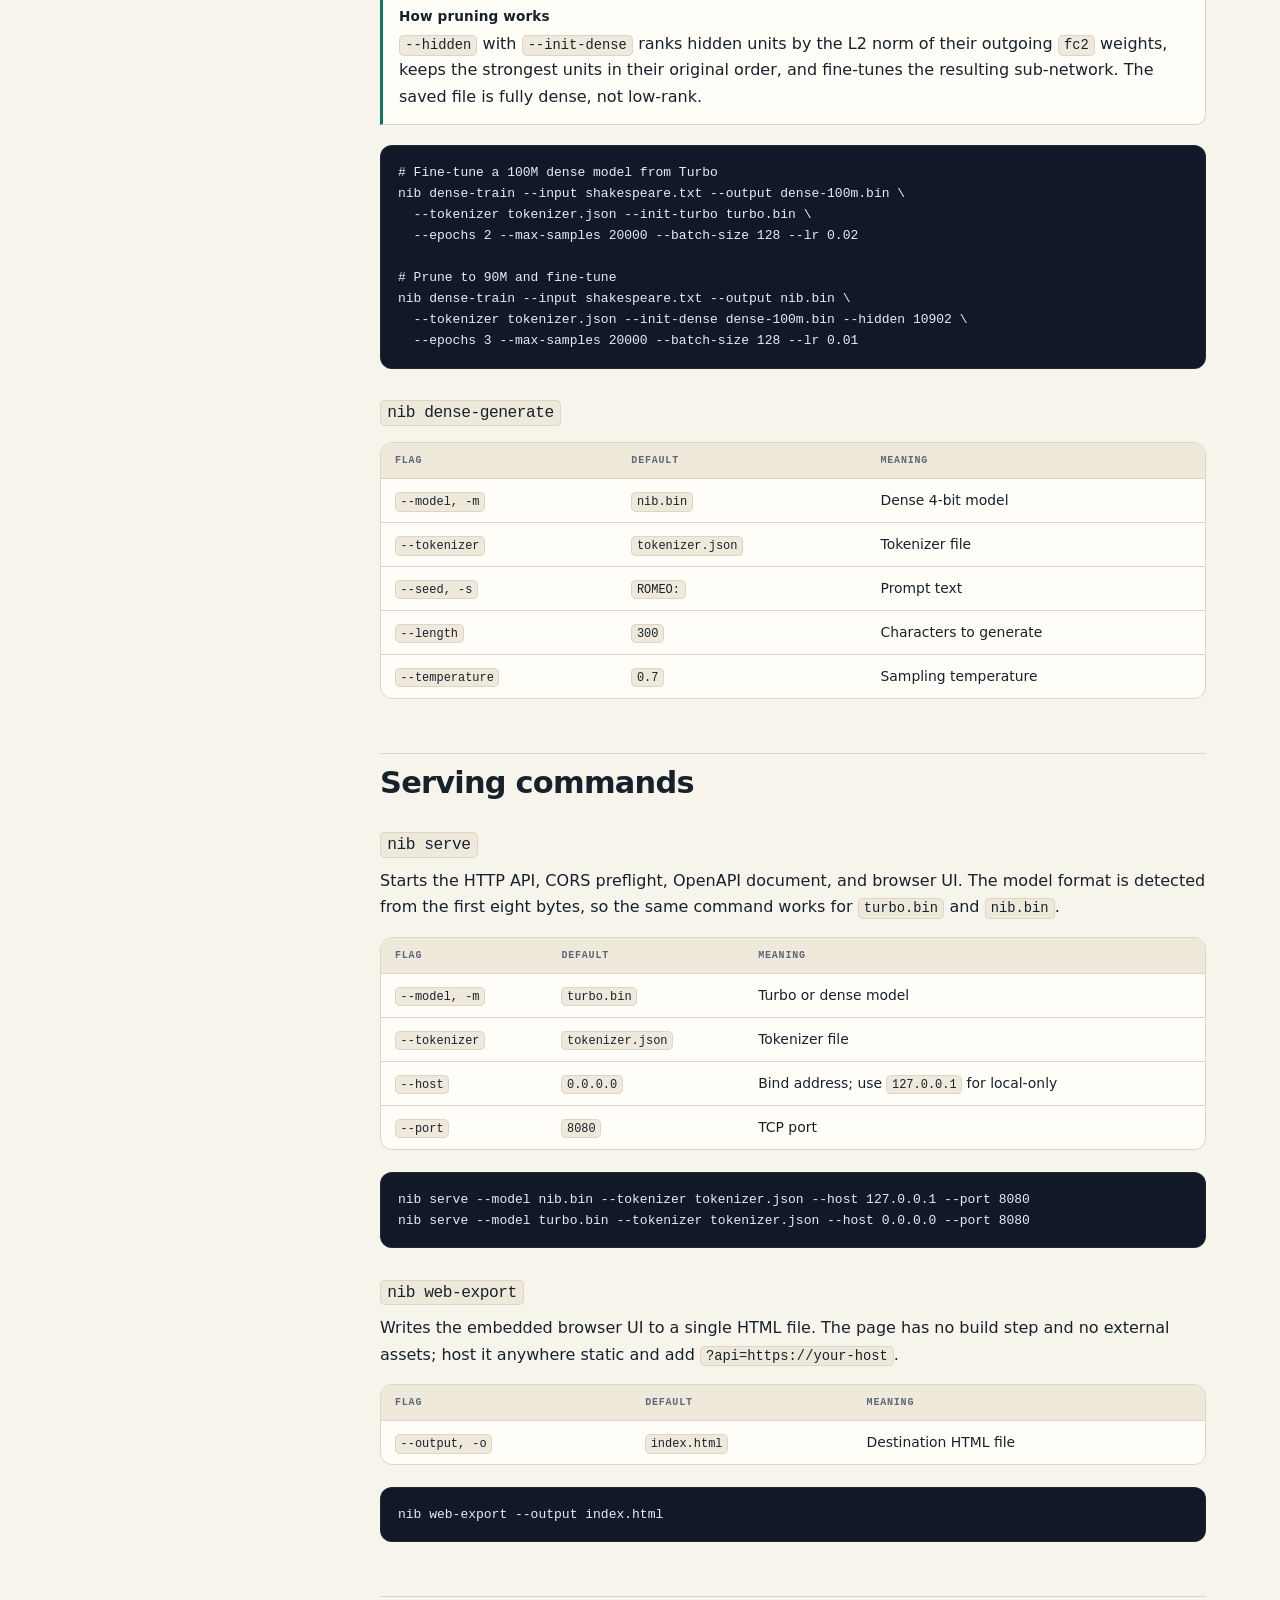
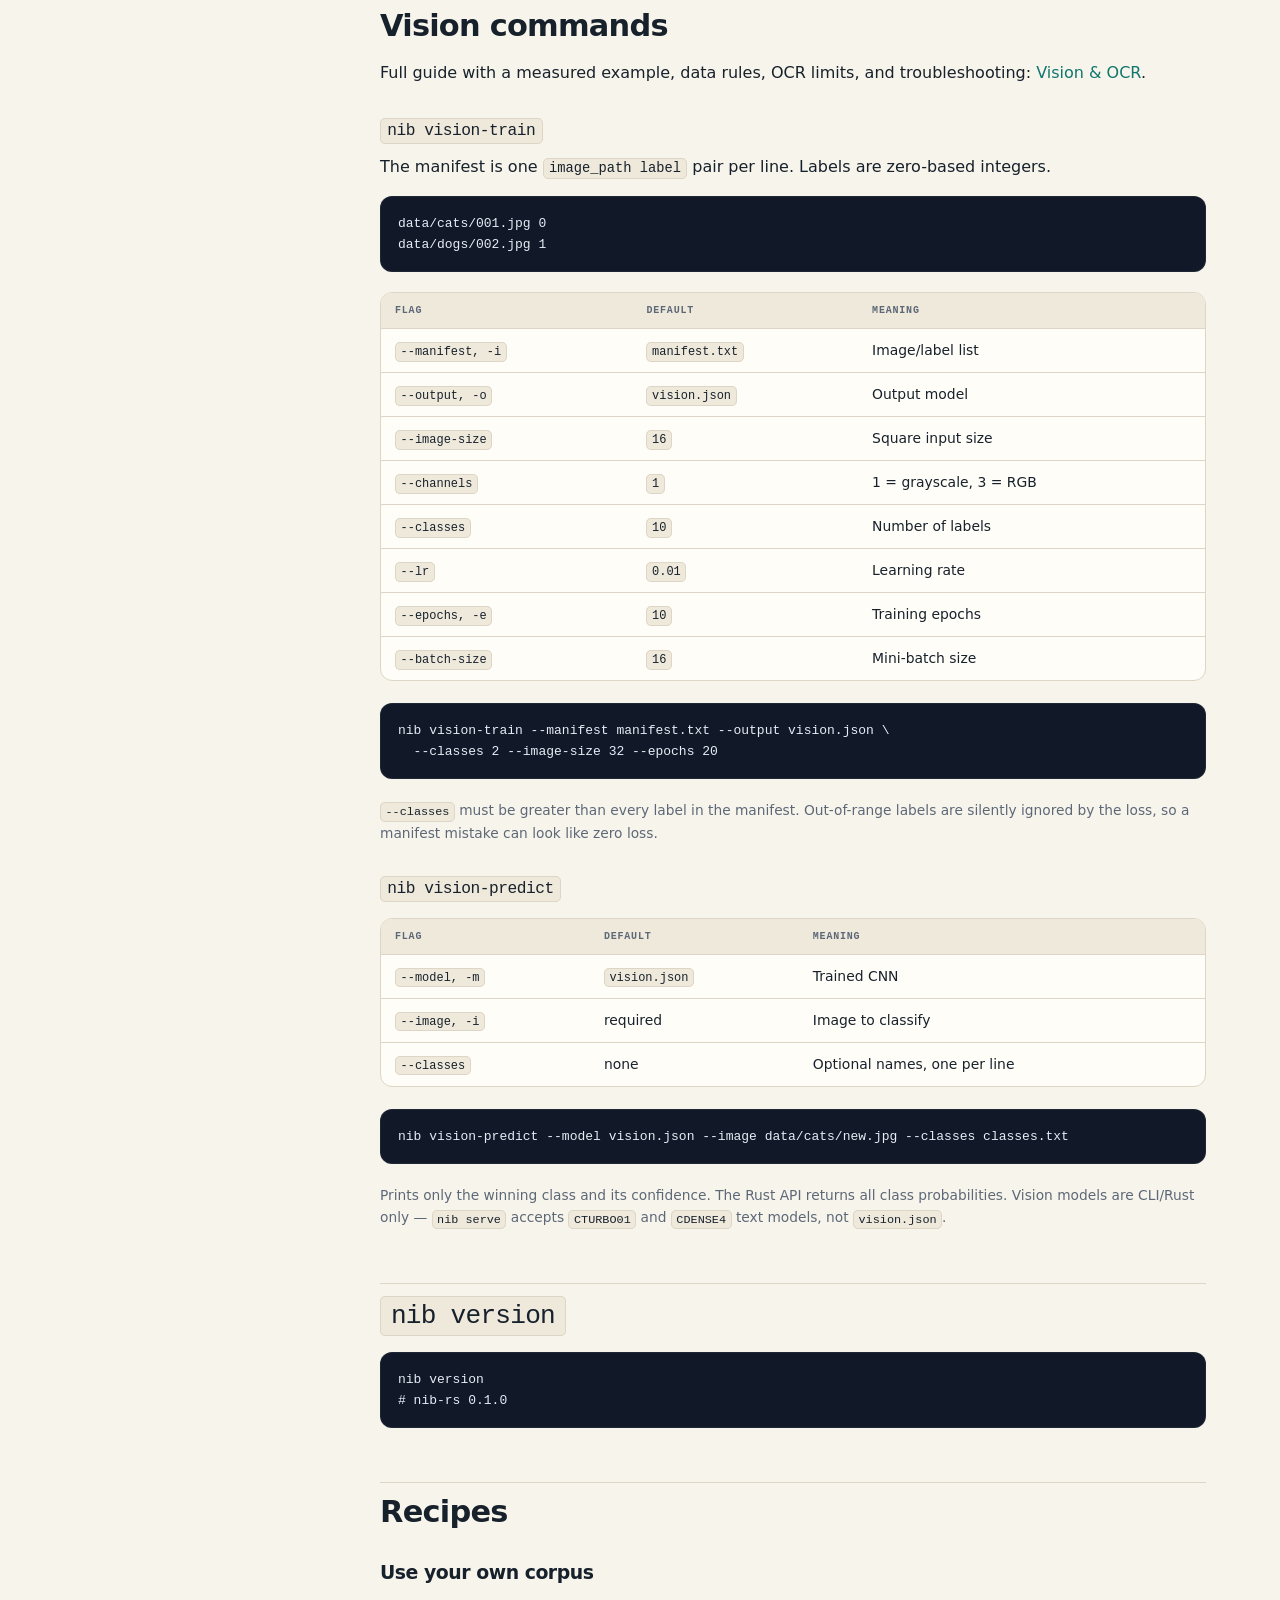
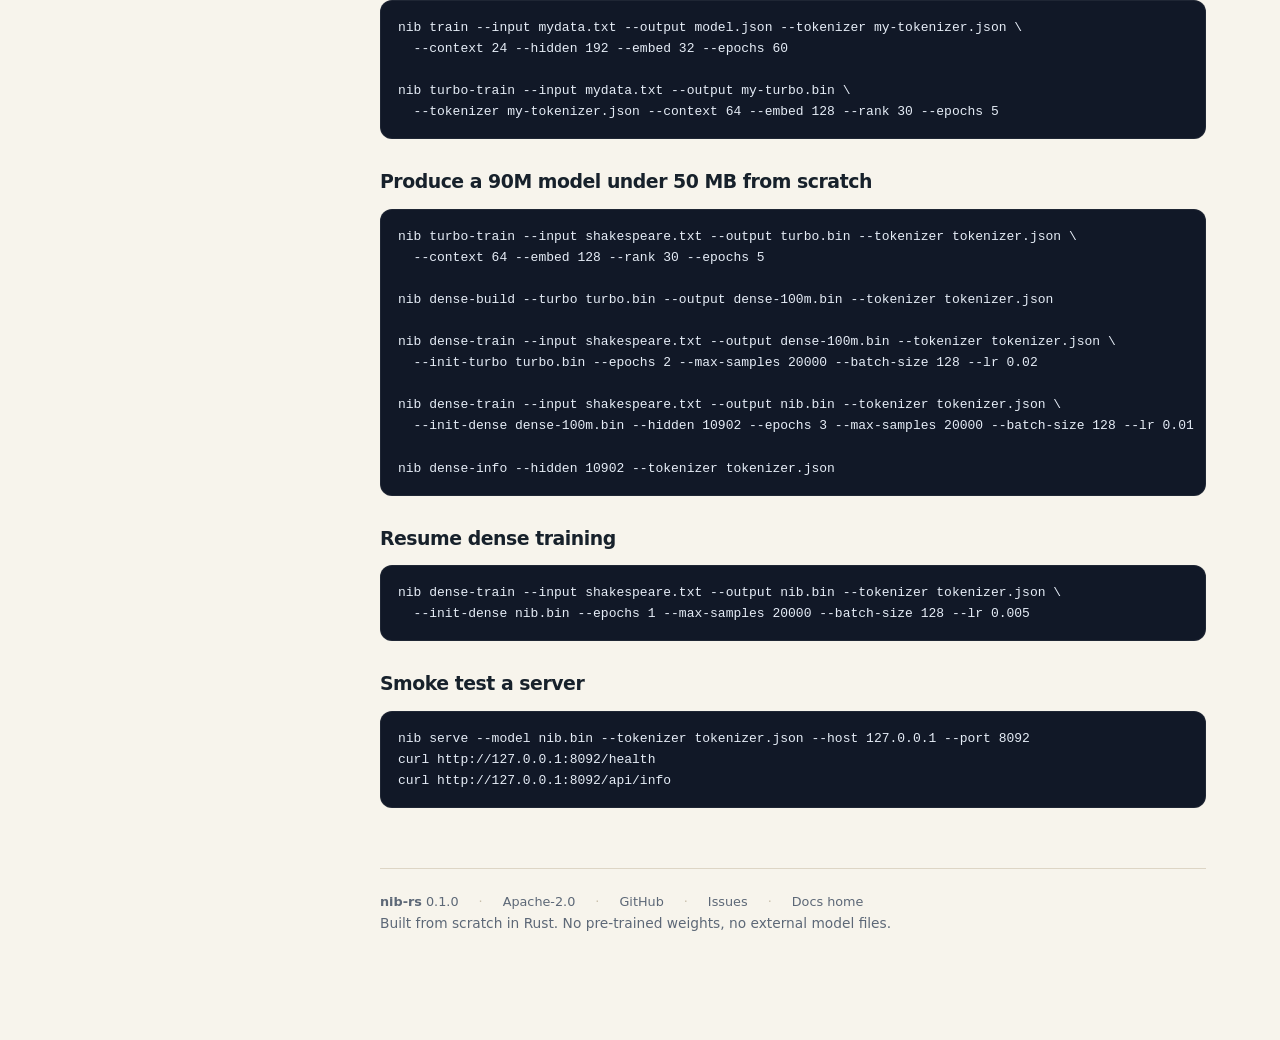
<file: docs/cli.html>
<!doctype html>
<html lang="en">
<head>
<meta charset="utf-8">
<meta name="viewport" content="width=device-width, initial-scale=1">
<title>CLI reference · nib-rs docs</title>
<meta name="description" content="Complete nib-rs command-line reference: train, generate, Turbo, dense, serve, web-export, vision, and version commands with every flag and default.">
<meta name="theme-color" content="#0f766e">
<link rel="canonical" href="https://vamshavardhan50.github.io/nib-ai/docs/cli.html">
<meta property="og:type" content="website">
<meta property="og:site_name" content="nib-rs docs">
<meta property="og:title" content="CLI reference · nib-rs docs">
<meta property="og:description" content="Complete nib-rs command-line reference: train, generate, Turbo, dense, serve, web-export, vision, and version commands with every flag and default.">
<meta property="og:url" content="https://vamshavardhan50.github.io/nib-ai/docs/cli.html">
<meta name="twitter:card" content="summary">
<link rel="icon" href="data:image/svg+xml,%3Csvg xmlns='http://www.w3.org/2000/svg' viewBox='0 0 32 32'%3E%3Crect width='32' height='32' rx='8' fill='%230f766e'/%3E%3Ctext x='16' y='23' font-family='monospace' font-size='20' font-weight='bold' fill='%23e8fdf5' text-anchor='middle'%3En%3C/text%3E%3C/svg%3E">
<link rel="stylesheet" href="style.css">
<script>
  try {
    var saved = localStorage.getItem("nib-docs-theme");
    if (saved === "light" || saved === "dark") document.documentElement.dataset.theme = saved;
  } catch (e) {}
</script>
</head>
<body>
<a class="skip" href="#main">Skip to content</a>

<header class="topbar">
  <a class="brand" href="index.html" aria-label="nib-rs documentation home">
    <svg class="brand-mark" viewBox="0 0 24 24" fill="none" stroke="currentColor" stroke-width="2" stroke-linecap="round" stroke-linejoin="round" aria-hidden="true">
      <path d="M12 19l7-7 3 3-7 7-3-3z"></path>
      <path d="M18 13l-1.5-7.5L2 2l3.5 14.5L13 18l5-5z"></path>
      <path d="M2 2l7.586 7.586"></path>
      <circle cx="11" cy="11" r="2"></circle>
    </svg>
    <span class="brand-name">nib<span class="brand-suffix">-rs</span></span>
    <span class="brand-tag">docs</span>
  </a>
  <div class="topbar-actions">
    <a class="pill" href="../index.html" title="Open the browser UI">
      <svg viewBox="0 0 24 24" fill="none" stroke="currentColor" stroke-width="2" aria-hidden="true"><rect x="3" y="4" width="18" height="14" rx="2"></rect><path d="M8 21h8M12 18v3"></path></svg>
      <span class="label">Live UI</span>
    </a>
    <a class="pill" href="https://github.com/Vamshavardhan50/nib-ai" rel="noopener" title="GitHub repository">
      <svg viewBox="0 0 24 24" fill="currentColor" aria-hidden="true"><path d="M12 .5a11.5 11.5 0 0 0-3.64 22.42c.58.1.79-.25.79-.56v-2.17c-3.22.7-3.9-1.37-3.9-1.37-.53-1.34-1.29-1.7-1.29-1.7-1.05-.72.08-.71.08-.71 1.16.08 1.77 1.2 1.77 1.2 1.03 1.77 2.7 1.26 3.36.96.1-.75.4-1.26.73-1.55-2.57-.29-5.27-1.28-5.27-5.7 0-1.26.45-2.29 1.19-3.1-.12-.29-.52-1.46.11-3.05 0 0 .97-.31 3.18 1.18a11 11 0 0 1 5.8 0c2.2-1.49 3.17-1.18 3.17-1.18.63 1.59.23 2.76.12 3.05.74.81 1.18 1.84 1.18 3.1 0 4.43-2.7 5.4-5.28 5.69.41.36.78 1.06.78 2.14v3.17c0 .31.21.67.8.56A11.5 11.5 0 0 0 12 .5z"></path></svg>
      <span class="label">GitHub</span>
    </a>
    <button class="icon-btn" id="themeToggle" type="button" aria-label="Toggle theme">☾</button>
    <button class="icon-btn" id="menuToggle" type="button" aria-label="Open navigation" aria-expanded="false" aria-controls="sidebar">☰</button>
  </div>
</header>

<div class="shell">
  <aside class="sidebar" id="sidebar">
    <nav aria-label="Documentation">
      <p class="nav-label">Documentation</p>
      <a href="index.html">Overview</a>
        <a href="getting-started.html">Getting started</a>
        <a href="use-cases.html">What you can do</a>
        <a href="features.html">Features &amp; usage</a>
        <a href="cli.html">CLI reference</a>
        <a href="http-api.html">HTTP API</a>
        <a href="rust-api.html">Rust API</a>
        <a href="vision.html">Vision &amp; OCR</a>
        <a href="models.html">Models &amp; training</a>
        <a href="deployment.html">Deployment</a>
        <a href="faq.html">FAQ</a>
    </nav>
    <div class="toc" id="toc" aria-label="On this page"></div>
    <div class="sidebar-card">
      <span class="k">Shipped dense model</span>
      <span class="v">90,004,008 weights</span>
      <small>45,117,066 bytes · 4-bit · v0.1.0</small>
    </div>
  </aside>

  <main id="main">
    <article>
      <div class="crumbs"><a href="index.html">Docs</a> <span>/</span> <span>CLI reference</span></div>
      
<section class="hero">
  <p class="eyebrow">Reference</p>
  <h1>CLI reference</h1>
  <p class="lead">
    One binary, <code>nib</code>, contains the trainers, generators, HTTP server, static UI
    exporter, and vision tools. Run <code>nib &lt;command&gt; --help</code> for the same
    information from the terminal.
  </p>
</section>

<h2>Synopsis</h2>
<pre><code>nib &lt;command&gt; [options]</code></pre>
<p>Windows users can call <code>./target/release/nib.exe</code>; every example below uses the portable forward-slash form.</p>

<h2>Command index</h2>
<div class="table-wrap">
<table>
  <thead><tr><th>Command</th><th>Purpose</th><th>Output</th></tr></thead>
  <tbody>
    <tr><td><code>train</code></td><td>Train a character-level MLP from text</td><td><code>model.json</code></td></tr>
    <tr><td><code>generate</code></td><td>Sample text from a CharLM JSON model</td><td>stdout</td></tr>
    <tr><td><code>turbo-info</code></td><td>Show Turbo parameter and file-size math</td><td>stdout</td></tr>
    <tr><td><code>turbo-train</code></td><td>Train a compact low-rank model</td><td><code>turbo.bin</code></td></tr>
    <tr><td><code>turbo-generate</code></td><td>Sample text from a Turbo model</td><td>stdout</td></tr>
    <tr><td><code>dense-info</code></td><td>Show dense parameter and 4-bit size math</td><td>stdout</td></tr>
    <tr><td><code>dense-build</code></td><td>Materialize Turbo factors into dense matrices</td><td><code>nib.bin</code></td></tr>
    <tr><td><code>dense-train</code></td><td>Train, fine-tune, resume, or prune a dense model</td><td><code>nib.bin</code></td></tr>
    <tr><td><code>dense-generate</code></td><td>Sample text from a dense 4-bit model</td><td>stdout</td></tr>
    <tr><td><code>serve</code></td><td>Serve Turbo or dense model over HTTP</td><td>long-running server</td></tr>
    <tr><td><code>web-export</code></td><td>Write the browser UI to a static HTML file</td><td><code>index.html</code></td></tr>
    <tr><td><code>vision-train</code></td><td>Train a CNN from a labeled image manifest</td><td><code>vision.json</code></td></tr>
    <tr><td><code>vision-predict</code></td><td>Classify one image</td><td>stdout</td></tr>
    <tr><td><code>version</code></td><td>Print the package version</td><td>stdout</td></tr>
  </tbody>
</table>
</div>

<h2>Conventions</h2>
<ul>
  <li><strong>Short flags</strong> exist where noted: <code>-i</code> input, <code>-o</code> output, <code>-m</code> model, <code>-s</code> seed, <code>-e</code> epochs.</li>
  <li><strong>Paths</strong> are resolved relative to the current directory. Run commands from the repository root unless you pass absolute paths.</li>
  <li><strong>Tokenizers must match the model vocabulary.</strong> A 62-token tokenizer cannot load a 65-token model.</li>
  <li><strong>All training is CPU-only</strong> and uses plain SGD. The <code>--optimizer</code> flag on <code>train</code> is accepted but the current training step always applies SGD.</li>
  <li><strong>Loss</strong> is mean cross-entropy over the epoch or logging window. It is a training loss, not validation accuracy.</li>
</ul>

<h2>Text model commands</h2>

<h3><code>nib train</code></h3>
<p>Train a small character-level MLP. The tokenizer is built from the input text and saved to the tokenizer path.</p>
<div class="table-wrap">
<table>
  <thead><tr><th>Flag</th><th>Default</th><th>Meaning</th></tr></thead>
  <tbody>
    <tr><td><code>--input, -i</code></td><td><code>data.txt</code></td><td>Training text file</td></tr>
    <tr><td><code>--output, -o</code></td><td><code>model.json</code></td><td>Output model path</td></tr>
    <tr><td><code>--tokenizer</code></td><td><code>tokenizer.json</code></td><td>Where to save the built tokenizer</td></tr>
    <tr><td><code>--context</code></td><td><code>8</code></td><td>Characters of context</td></tr>
    <tr><td><code>--hidden</code></td><td><code>64</code></td><td>Hidden units</td></tr>
    <tr><td><code>--embed</code></td><td><code>16</code></td><td>Embedding width</td></tr>
    <tr><td><code>--lr</code></td><td><code>0.1</code></td><td>Learning rate</td></tr>
    <tr><td><code>--epochs, -e</code></td><td><code>200</code></td><td>Passes over the training windows</td></tr>
    <tr><td><code>--optimizer</code></td><td><code>sgd</code></td><td>Accepted for compatibility; SGD is used</td></tr>
  </tbody>
</table>
</div>
<pre><code>nib train --input shakespeare.txt --output model.json --tokenizer tokenizer.json \
  --context 12 --hidden 128 --embed 24 --epochs 40 --lr 0.1</code></pre>

<h3><code>nib generate</code></h3>
<div class="table-wrap">
<table>
  <thead><tr><th>Flag</th><th>Default</th><th>Meaning</th></tr></thead>
  <tbody>
    <tr><td><code>--model, -m</code></td><td><code>model.json</code></td><td>CharLM JSON model</td></tr>
    <tr><td><code>--tokenizer</code></td><td><code>tokenizer.json</code></td><td>Tokenizer file</td></tr>
    <tr><td><code>--seed, -s</code></td><td>empty</td><td>Prompt text</td></tr>
    <tr><td><code>--length</code></td><td><code>200</code></td><td>Characters to generate</td></tr>
    <tr><td><code>--temperature</code></td><td><code>1.0</code></td><td>Sampling temperature</td></tr>
  </tbody>
</table>
</div>
<pre><code>nib generate --model model.json --tokenizer tokenizer.json \
  --seed "ROMEO: " --length 500 --temperature 0.7</code></pre>

<h2>Turbo commands</h2>

<h3><code>nib turbo-info</code></h3>
<p>Prints the logical dense shape, stored parameter count, and estimated int8 file size. Nothing is written.</p>
<div class="table-wrap">
<table>
  <thead><tr><th>Flag</th><th>Default</th><th>Meaning</th></tr></thead>
  <tbody>
    <tr><td><code>--target</code></td><td><code>100000000</code></td><td>Dense logical parameter target</td></tr>
    <tr><td><code>--vocab</code></td><td><code>62</code></td><td>Vocabulary size</td></tr>
    <tr><td><code>--context</code></td><td><code>64</code></td><td>Context length</td></tr>
    <tr><td><code>--embed</code></td><td><code>128</code></td><td>Embedding width</td></tr>
    <tr><td><code>--rank</code></td><td><code>30</code></td><td>Low-rank factor width</td></tr>
    <tr><td><code>--tokenizer</code></td><td>none</td><td>Read the vocabulary size from a tokenizer file</td></tr>
  </tbody>
</table>
</div>
<pre><code>nib turbo-info --target 100000000 --tokenizer tokenizer.json</code></pre>

<h3><code>nib turbo-train</code></h3>
<div class="table-wrap">
<table>
  <thead><tr><th>Flag</th><th>Default</th><th>Meaning</th></tr></thead>
  <tbody>
    <tr><td><code>--input, -i</code></td><td><code>shakespeare.txt</code></td><td>Training text</td></tr>
    <tr><td><code>--output, -o</code></td><td><code>turbo.bin</code></td><td>Output artifact</td></tr>
    <tr><td><code>--tokenizer</code></td><td><code>tokenizer.json</code></td><td>Tokenizer path; built if missing</td></tr>
    <tr><td><code>--target</code></td><td><code>100000000</code></td><td>Dense logical parameter target</td></tr>
    <tr><td><code>--context</code></td><td><code>64</code></td><td>Context length</td></tr>
    <tr><td><code>--embed</code></td><td><code>128</code></td><td>Embedding width</td></tr>
    <tr><td><code>--rank</code></td><td><code>30</code></td><td>Low-rank factor width</td></tr>
    <tr><td><code>--lr</code></td><td><code>0.05</code></td><td>Learning rate</td></tr>
    <tr><td><code>--epochs, -e</code></td><td><code>5</code></td><td>Training epochs</td></tr>
    <tr><td><code>--batch-size</code></td><td><code>32</code></td><td>Mini-batch size</td></tr>
    <tr><td><code>--max-samples</code></td><td><code>0</code></td><td>Windows per epoch; <code>0</code> means all</td></tr>
  </tbody>
</table>
</div>
<pre><code>nib turbo-train --input shakespeare.txt --output turbo.bin \
  --tokenizer tokenizer.json --target 100000000 --context 64 \
  --embed 128 --rank 30 --epochs 5 --lr 0.05 --batch-size 32</code></pre>

<h3><code>nib turbo-generate</code></h3>
<div class="table-wrap">
<table>
  <thead><tr><th>Flag</th><th>Default</th><th>Meaning</th></tr></thead>
  <tbody>
    <tr><td><code>--model, -m</code></td><td><code>turbo.bin</code></td><td>Turbo int8 model</td></tr>
    <tr><td><code>--tokenizer</code></td><td><code>tokenizer.json</code></td><td>Tokenizer file</td></tr>
    <tr><td><code>--seed, -s</code></td><td><code>ROMEO: </code></td><td>Prompt text</td></tr>
    <tr><td><code>--length</code></td><td><code>500</code></td><td>Characters to generate</td></tr>
    <tr><td><code>--temperature</code></td><td><code>0.7</code></td><td>Sampling temperature</td></tr>
  </tbody>
</table>
</div>

<h2>Dense commands</h2>

<h3><code>nib dense-info</code></h3>
<p>Prints the dense shape, exact parameter count, and exact 4-bit file size. Add <code>--hidden</code> to check a pruned configuration without building it.</p>
<div class="table-wrap">
<table>
  <thead><tr><th>Flag</th><th>Default</th><th>Meaning</th></tr></thead>
  <tbody>
    <tr><td><code>--target</code></td><td><code>100000000</code></td><td>Parameter target when <code>--hidden</code> is 0</td></tr>
    <tr><td><code>--vocab</code></td><td><code>62</code></td><td>Vocabulary size</td></tr>
    <tr><td><code>--context</code></td><td><code>64</code></td><td>Context length</td></tr>
    <tr><td><code>--embed</code></td><td><code>128</code></td><td>Embedding width</td></tr>
    <tr><td><code>--hidden</code></td><td><code>0</code></td><td>Explicit hidden size; <code>0</code> derives it from <code>--target</code></td></tr>
    <tr><td><code>--tokenizer</code></td><td>none</td><td>Read vocabulary size from a tokenizer file</td></tr>
  </tbody>
</table>
</div>
<pre><code>nib dense-info --hidden 10902 --tokenizer tokenizer.json</code></pre>

<h3><code>nib dense-build</code></h3>
<p>Expands a trained Turbo model into full dense matrices (<code>W = U·V</code>). The output has the same predictions as the Turbo model, up to f32 rounding.</p>
<div class="table-wrap">
<table>
  <thead><tr><th>Flag</th><th>Default</th><th>Meaning</th></tr></thead>
  <tbody>
    <tr><td><code>--turbo</code></td><td><code>turbo.bin</code></td><td>Source Turbo model</td></tr>
    <tr><td><code>--output, -o</code></td><td><code>nib.bin</code></td><td>Dense output path</td></tr>
    <tr><td><code>--tokenizer</code></td><td><code>tokenizer.json</code></td><td>Tokenizer for vocabulary validation</td></tr>
  </tbody>
</table>
</div>
<pre><code>nib dense-build --turbo turbo.bin --output dense-100m.bin --tokenizer tokenizer.json</code></pre>

<h3><code>nib dense-train</code></h3>
<p>
  Trains a dense model from random weights, fine-tunes a Turbo expansion, resumes a dense
  artifact, or prunes and fine-tunes a smaller sub-network. The output is always a complete
  dense 4-bit file.
</p>
<div class="table-wrap">
<table>
  <thead><tr><th>Flag</th><th>Default</th><th>Meaning</th></tr></thead>
  <tbody>
    <tr><td><code>--input, -i</code></td><td><code>shakespeare.txt</code></td><td>Training text</td></tr>
    <tr><td><code>--output, -o</code></td><td><code>nib.bin</code></td><td>Dense output path</td></tr>
    <tr><td><code>--tokenizer</code></td><td><code>tokenizer.json</code></td><td>Tokenizer path</td></tr>
    <tr><td><code>--init-turbo</code></td><td>none</td><td>Expand this Turbo model, then fine-tune all weights</td></tr>
    <tr><td><code>--init-dense</code></td><td>none</td><td>Resume from this dense 4-bit model</td></tr>
    <tr><td><code>--hidden</code></td><td><code>0</code></td><td>Random init: derive hidden size. With <code>--init-dense</code>: prune to this size</td></tr>
    <tr><td><code>--target</code></td><td><code>100000000</code></td><td>Random-init parameter target</td></tr>
    <tr><td><code>--context</code></td><td><code>64</code></td><td>Random-init context length</td></tr>
    <tr><td><code>--embed</code></td><td><code>128</code></td><td>Random-init embedding width</td></tr>
    <tr><td><code>--lr</code></td><td><code>0.02</code></td><td>Learning rate</td></tr>
    <tr><td><code>--epochs, -e</code></td><td><code>1</code></td><td>Training epochs</td></tr>
    <tr><td><code>--batch-size</code></td><td><code>128</code></td><td>Mini-batch size</td></tr>
    <tr><td><code>--max-samples</code></td><td><code>20000</code></td><td>Windows per epoch; <code>0</code> means all</td></tr>
  </tbody>
</table>
</div>
<div class="callout">
  <strong>How pruning works</strong>
  <p>
    <code>--hidden</code> with <code>--init-dense</code> ranks hidden units by the L2 norm of
    their outgoing <code>fc2</code> weights, keeps the strongest units in their original order,
    and fine-tunes the resulting sub-network. The saved file is fully dense, not low-rank.
  </p>
</div>
<pre><code># Fine-tune a 100M dense model from Turbo
nib dense-train --input shakespeare.txt --output dense-100m.bin \
  --tokenizer tokenizer.json --init-turbo turbo.bin \
  --epochs 2 --max-samples 20000 --batch-size 128 --lr 0.02

# Prune to 90M and fine-tune
nib dense-train --input shakespeare.txt --output nib.bin \
  --tokenizer tokenizer.json --init-dense dense-100m.bin --hidden 10902 \
  --epochs 3 --max-samples 20000 --batch-size 128 --lr 0.01</code></pre>

<h3><code>nib dense-generate</code></h3>
<div class="table-wrap">
<table>
  <thead><tr><th>Flag</th><th>Default</th><th>Meaning</th></tr></thead>
  <tbody>
    <tr><td><code>--model, -m</code></td><td><code>nib.bin</code></td><td>Dense 4-bit model</td></tr>
    <tr><td><code>--tokenizer</code></td><td><code>tokenizer.json</code></td><td>Tokenizer file</td></tr>
    <tr><td><code>--seed, -s</code></td><td><code>ROMEO: </code></td><td>Prompt text</td></tr>
    <tr><td><code>--length</code></td><td><code>300</code></td><td>Characters to generate</td></tr>
    <tr><td><code>--temperature</code></td><td><code>0.7</code></td><td>Sampling temperature</td></tr>
  </tbody>
</table>
</div>

<h2>Serving commands</h2>

<h3><code>nib serve</code></h3>
<p>Starts the HTTP API, CORS preflight, OpenAPI document, and browser UI. The model format is detected from the first eight bytes, so the same command works for <code>turbo.bin</code> and <code>nib.bin</code>.</p>
<div class="table-wrap">
<table>
  <thead><tr><th>Flag</th><th>Default</th><th>Meaning</th></tr></thead>
  <tbody>
    <tr><td><code>--model, -m</code></td><td><code>turbo.bin</code></td><td>Turbo or dense model</td></tr>
    <tr><td><code>--tokenizer</code></td><td><code>tokenizer.json</code></td><td>Tokenizer file</td></tr>
    <tr><td><code>--host</code></td><td><code>0.0.0.0</code></td><td>Bind address; use <code>127.0.0.1</code> for local-only</td></tr>
    <tr><td><code>--port</code></td><td><code>8080</code></td><td>TCP port</td></tr>
  </tbody>
</table>
</div>
<pre><code>nib serve --model nib.bin --tokenizer tokenizer.json --host 127.0.0.1 --port 8080
nib serve --model turbo.bin --tokenizer tokenizer.json --host 0.0.0.0 --port 8080</code></pre>

<h3><code>nib web-export</code></h3>
<p>Writes the embedded browser UI to a single HTML file. The page has no build step and no external assets; host it anywhere static and add <code>?api=https://your-host</code>.</p>
<div class="table-wrap">
<table>
  <thead><tr><th>Flag</th><th>Default</th><th>Meaning</th></tr></thead>
  <tbody><tr><td><code>--output, -o</code></td><td><code>index.html</code></td><td>Destination HTML file</td></tr></tbody>
</table>
</div>
<pre><code>nib web-export --output index.html</code></pre>

<h2 id="vision-commands">Vision commands</h2>
<p>
  Full guide with a measured example, data rules, OCR limits, and troubleshooting:
  <a href="vision.html">Vision &amp; OCR</a>.
</p>

<h3><code>nib vision-train</code></h3>
<p>The manifest is one <code>image_path label</code> pair per line. Labels are zero-based integers.</p>
<pre><code>data/cats/001.jpg 0
data/dogs/002.jpg 1</code></pre>
<div class="table-wrap">
<table>
  <thead><tr><th>Flag</th><th>Default</th><th>Meaning</th></tr></thead>
  <tbody>
    <tr><td><code>--manifest, -i</code></td><td><code>manifest.txt</code></td><td>Image/label list</td></tr>
    <tr><td><code>--output, -o</code></td><td><code>vision.json</code></td><td>Output model</td></tr>
    <tr><td><code>--image-size</code></td><td><code>16</code></td><td>Square input size</td></tr>
    <tr><td><code>--channels</code></td><td><code>1</code></td><td>1 = grayscale, 3 = RGB</td></tr>
    <tr><td><code>--classes</code></td><td><code>10</code></td><td>Number of labels</td></tr>
    <tr><td><code>--lr</code></td><td><code>0.01</code></td><td>Learning rate</td></tr>
    <tr><td><code>--epochs, -e</code></td><td><code>10</code></td><td>Training epochs</td></tr>
    <tr><td><code>--batch-size</code></td><td><code>16</code></td><td>Mini-batch size</td></tr>
  </tbody>
</table>
</div>
<pre><code>nib vision-train --manifest manifest.txt --output vision.json \
  --classes 2 --image-size 32 --epochs 20</code></pre>
<p class="muted small">
  <code>--classes</code> must be greater than every label in the manifest. Out-of-range labels
  are silently ignored by the loss, so a manifest mistake can look like zero loss.
</p>

<h3><code>nib vision-predict</code></h3>
<div class="table-wrap">
<table>
  <thead><tr><th>Flag</th><th>Default</th><th>Meaning</th></tr></thead>
  <tbody>
    <tr><td><code>--model, -m</code></td><td><code>vision.json</code></td><td>Trained CNN</td></tr>
    <tr><td><code>--image, -i</code></td><td>required</td><td>Image to classify</td></tr>
    <tr><td><code>--classes</code></td><td>none</td><td>Optional names, one per line</td></tr>
  </tbody>
</table>
</div>
<pre><code>nib vision-predict --model vision.json --image data/cats/new.jpg --classes classes.txt</code></pre>
<p class="muted small">
  Prints only the winning class and its confidence. The Rust API returns all class
  probabilities. Vision models are CLI/Rust only — <code>nib serve</code> accepts
  <code>CTURBO01</code> and <code>CDENSE4</code> text models, not <code>vision.json</code>.
</p>

<h2><code>nib version</code></h2>
<pre><code>nib version
# nib-rs 0.1.0</code></pre>

<h2>Recipes</h2>
<h3>Use your own corpus</h3>
<pre><code>nib train --input mydata.txt --output model.json --tokenizer my-tokenizer.json \
  --context 24 --hidden 192 --embed 32 --epochs 60

nib turbo-train --input mydata.txt --output my-turbo.bin \
  --tokenizer my-tokenizer.json --context 64 --embed 128 --rank 30 --epochs 5</code></pre>
<h3>Produce a 90M model under 50 MB from scratch</h3>
<pre><code>nib turbo-train --input shakespeare.txt --output turbo.bin --tokenizer tokenizer.json \
  --context 64 --embed 128 --rank 30 --epochs 5

nib dense-build --turbo turbo.bin --output dense-100m.bin --tokenizer tokenizer.json

nib dense-train --input shakespeare.txt --output dense-100m.bin --tokenizer tokenizer.json \
  --init-turbo turbo.bin --epochs 2 --max-samples 20000 --batch-size 128 --lr 0.02

nib dense-train --input shakespeare.txt --output nib.bin --tokenizer tokenizer.json \
  --init-dense dense-100m.bin --hidden 10902 --epochs 3 --max-samples 20000 --batch-size 128 --lr 0.01

nib dense-info --hidden 10902 --tokenizer tokenizer.json</code></pre>
<h3>Resume dense training</h3>
<pre><code>nib dense-train --input shakespeare.txt --output nib.bin --tokenizer tokenizer.json \
  --init-dense nib.bin --epochs 1 --max-samples 20000 --batch-size 128 --lr 0.005</code></pre>
<h3>Smoke test a server</h3>
<pre><code>nib serve --model nib.bin --tokenizer tokenizer.json --host 127.0.0.1 --port 8092
curl http://127.0.0.1:8092/health
curl http://127.0.0.1:8092/api/info</code></pre>

      <footer class="footer">
        <div class="footer-row">
          <span><strong>nib-rs</strong> 0.1.0</span>
          <span class="dotsep">·</span>
          <span>Apache-2.0</span>
          <span class="dotsep">·</span>
          <a href="https://github.com/Vamshavardhan50/nib-ai" rel="noopener">GitHub</a>
          <span class="dotsep">·</span>
          <a href="https://github.com/Vamshavardhan50/nib-ai/issues" rel="noopener">Issues</a>
          <span class="dotsep">·</span>
          <a href="index.html">Docs home</a>
        </div>
        <p class="small muted">Built from scratch in Rust. No pre-trained weights, no external model files.</p>
      </footer>
    </article>
  </main>
</div>

<script src="docs.js" defer></script>
</body>
</html>
</file>
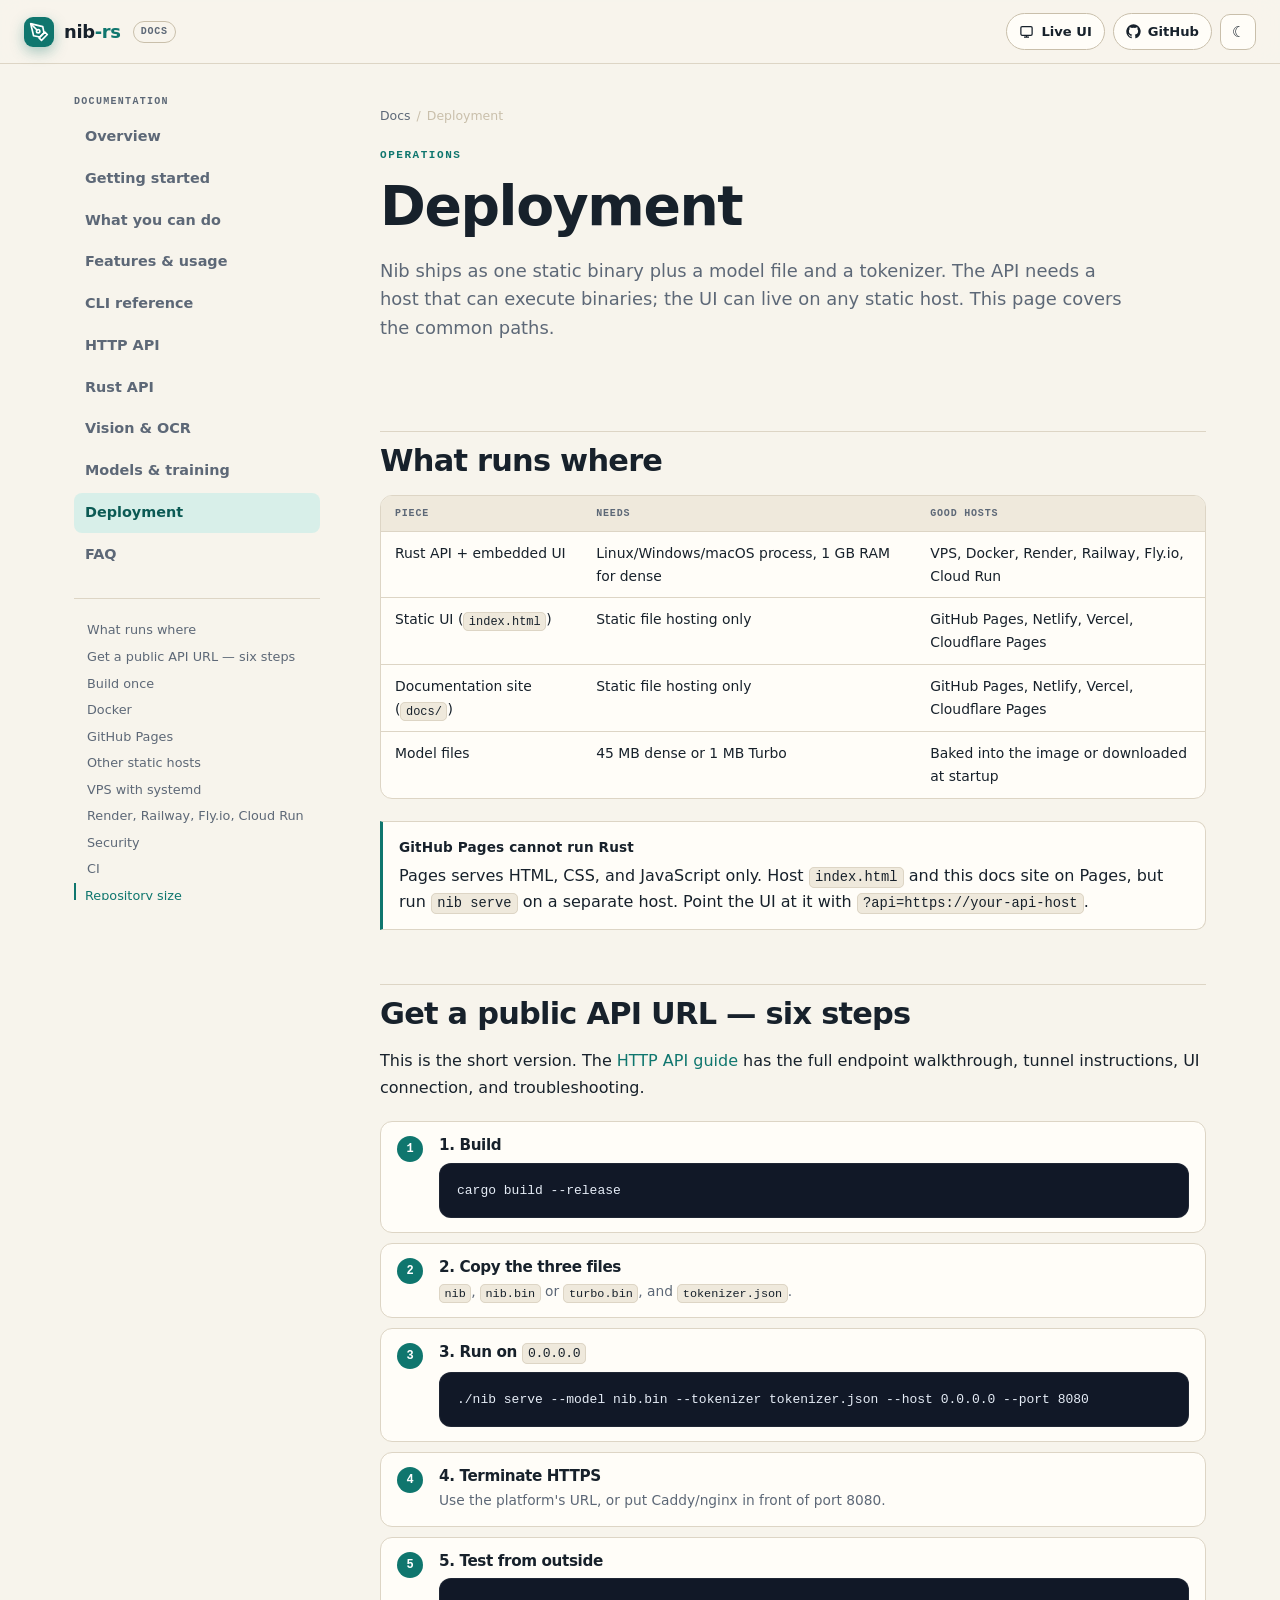
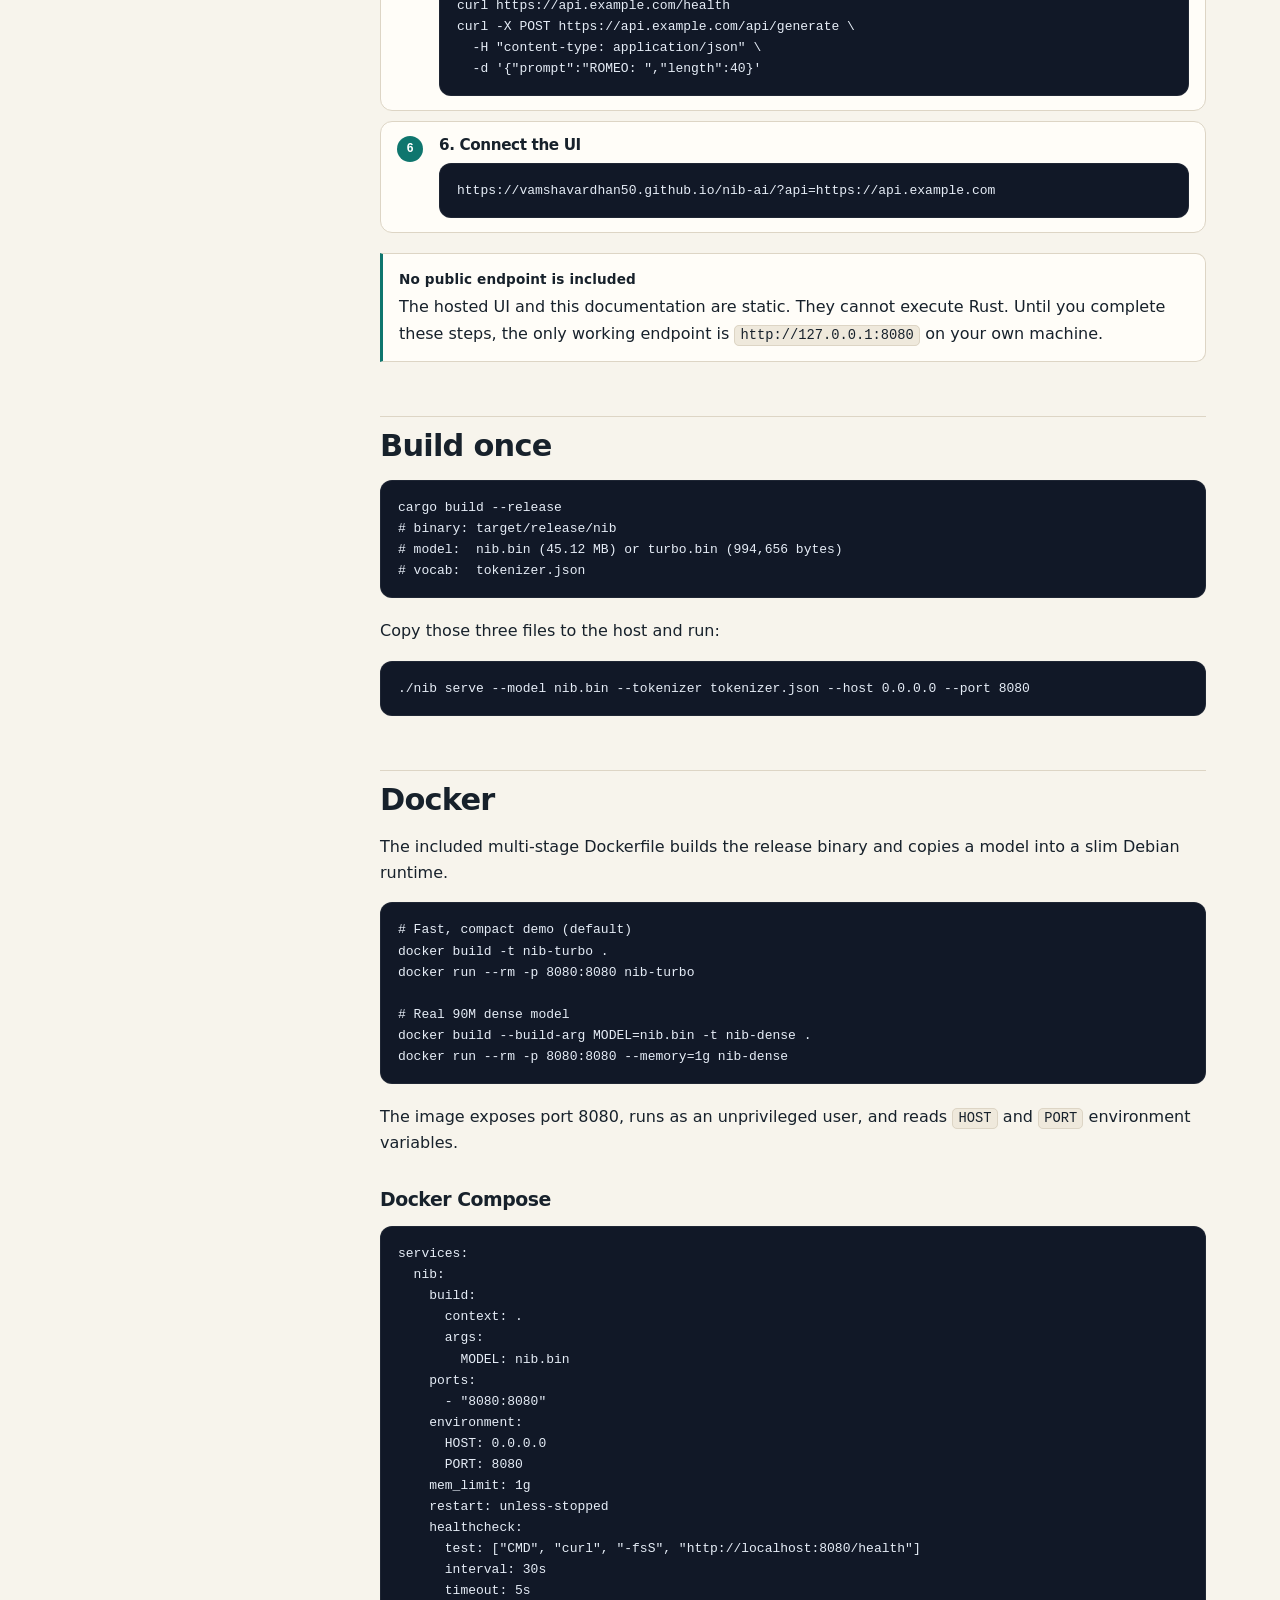
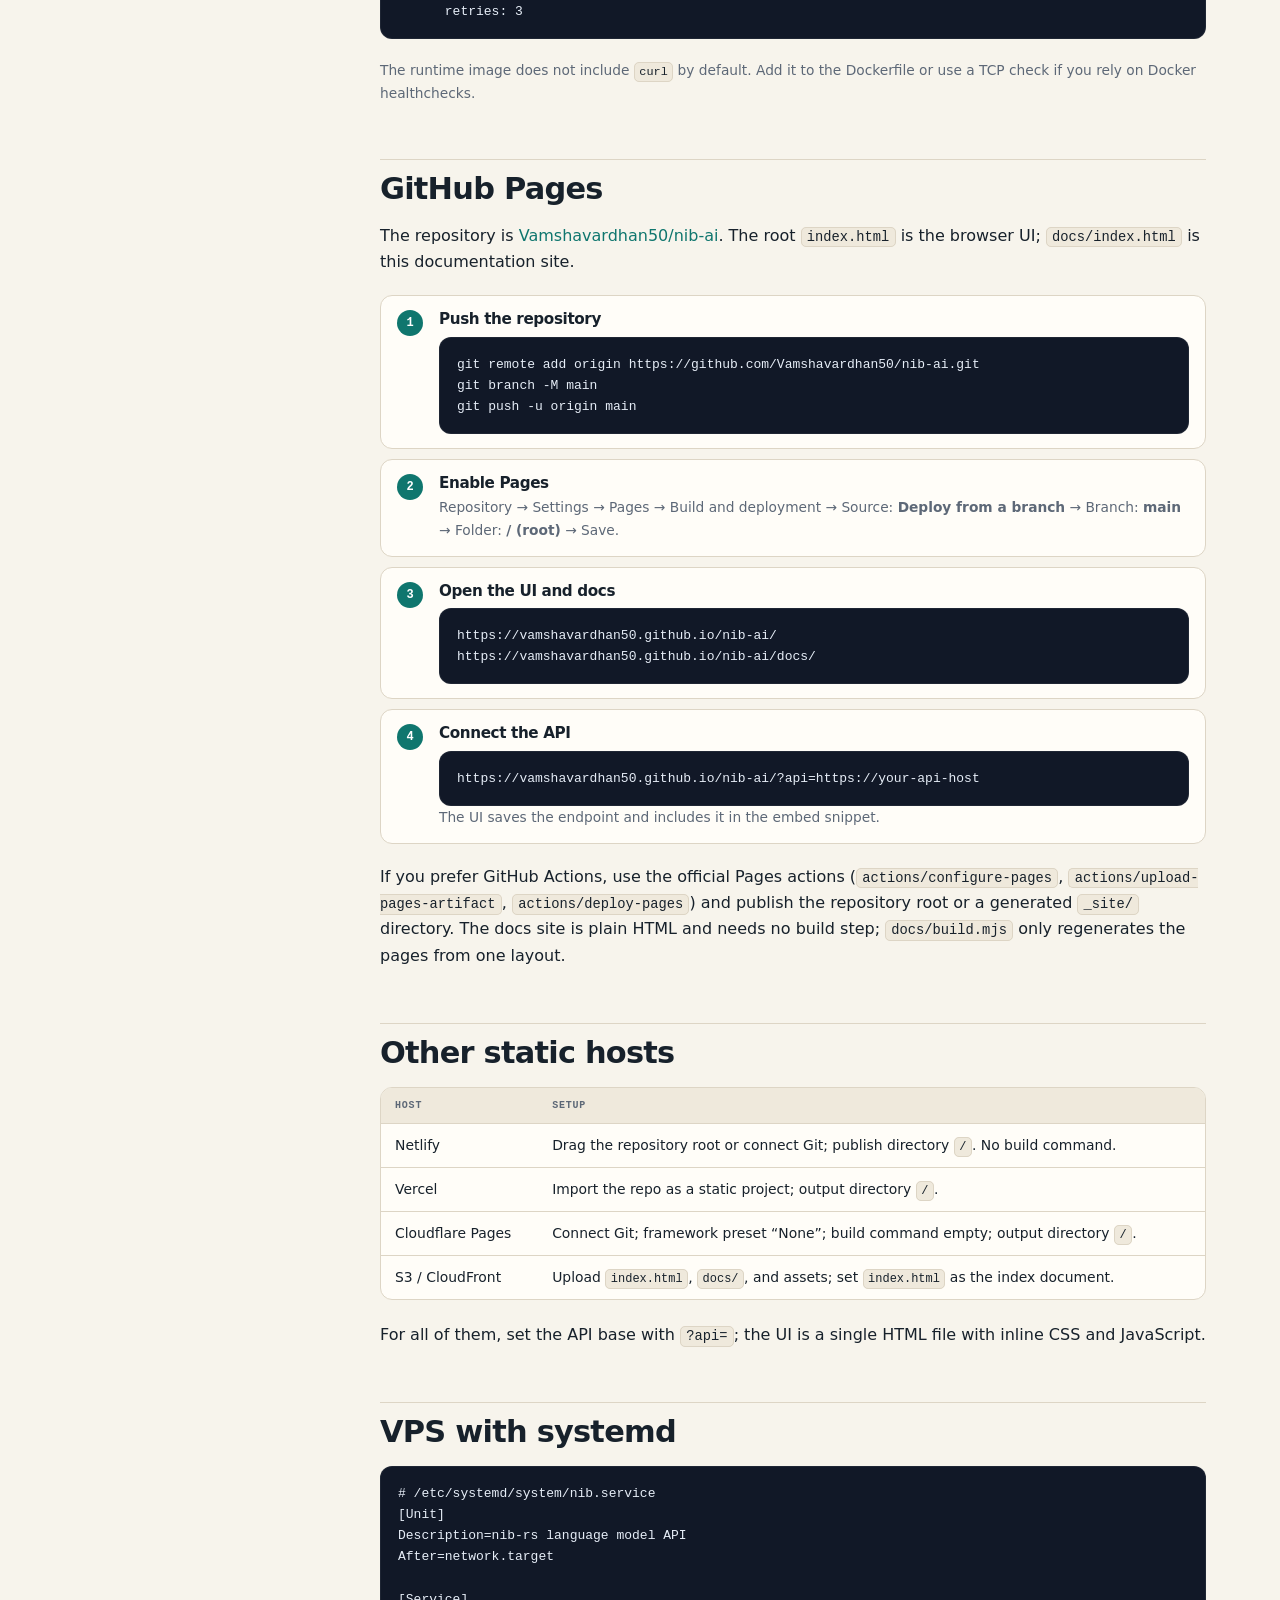
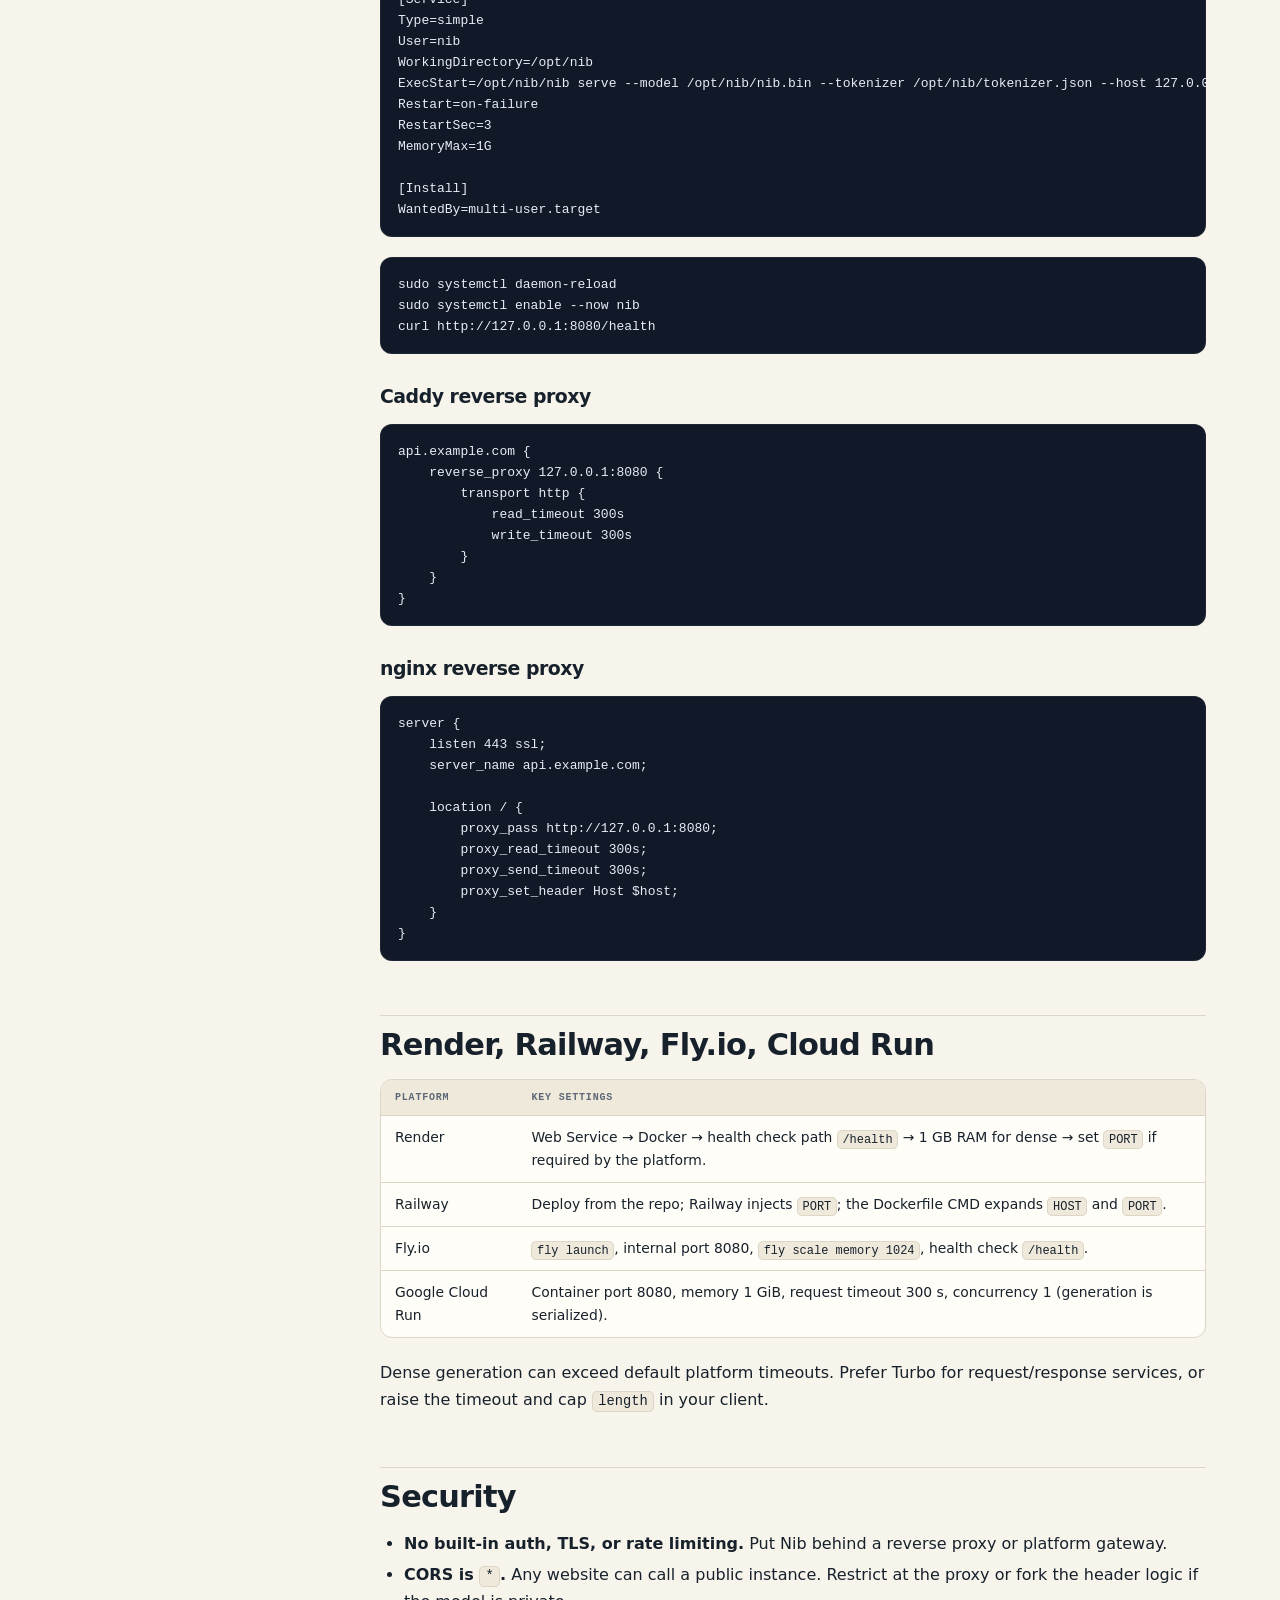
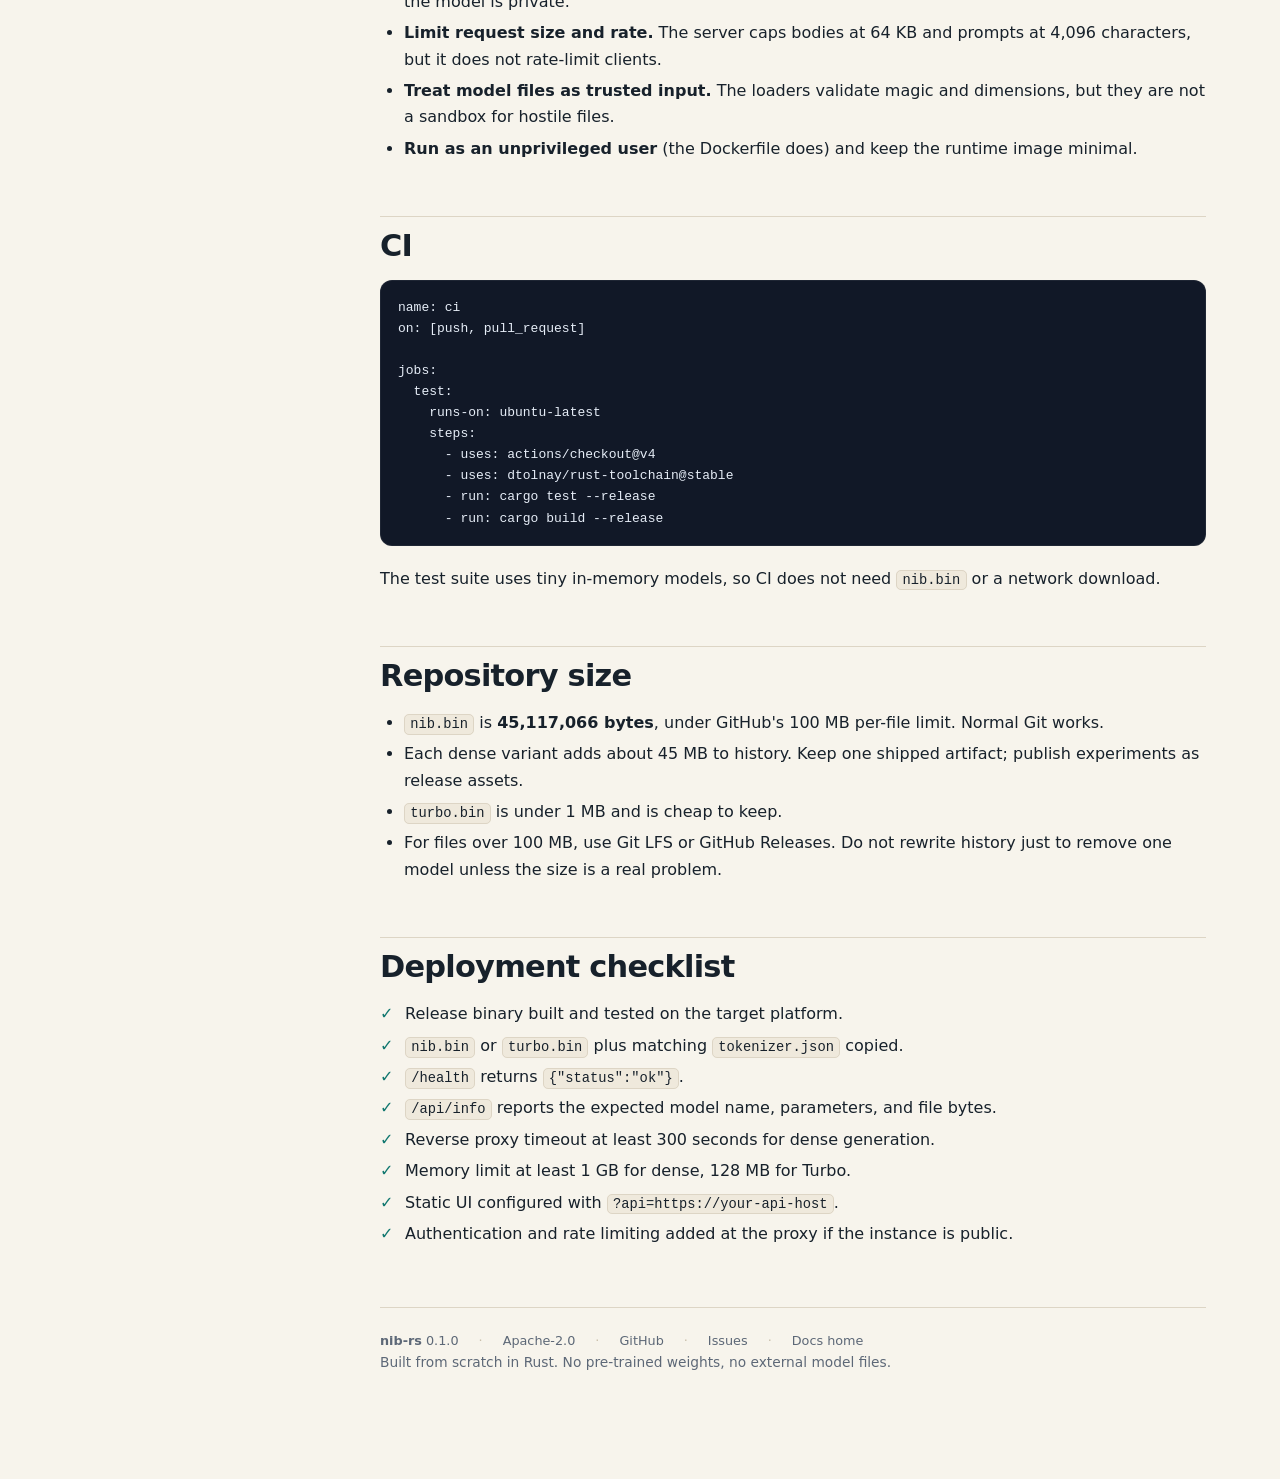
<file: docs/deployment.html>
<!doctype html>
<html lang="en">
<head>
<meta charset="utf-8">
<meta name="viewport" content="width=device-width, initial-scale=1">
<title>Deployment · nib-rs docs</title>
<meta name="description" content="Deploy nib-rs with Docker, a VPS and systemd, GitHub Pages, Netlify, Vercel, Cloudflare Pages, Render, Railway, Fly.io, or Google Cloud Run.">
<meta name="theme-color" content="#0f766e">
<link rel="canonical" href="https://vamshavardhan50.github.io/nib-ai/docs/deployment.html">
<meta property="og:type" content="website">
<meta property="og:site_name" content="nib-rs docs">
<meta property="og:title" content="Deployment · nib-rs docs">
<meta property="og:description" content="Deploy nib-rs with Docker, a VPS and systemd, GitHub Pages, Netlify, Vercel, Cloudflare Pages, Render, Railway, Fly.io, or Google Cloud Run.">
<meta property="og:url" content="https://vamshavardhan50.github.io/nib-ai/docs/deployment.html">
<meta name="twitter:card" content="summary">
<link rel="icon" href="data:image/svg+xml,%3Csvg xmlns='http://www.w3.org/2000/svg' viewBox='0 0 32 32'%3E%3Crect width='32' height='32' rx='8' fill='%230f766e'/%3E%3Ctext x='16' y='23' font-family='monospace' font-size='20' font-weight='bold' fill='%23e8fdf5' text-anchor='middle'%3En%3C/text%3E%3C/svg%3E">
<link rel="stylesheet" href="style.css">
<script>
  try {
    var saved = localStorage.getItem("nib-docs-theme");
    if (saved === "light" || saved === "dark") document.documentElement.dataset.theme = saved;
  } catch (e) {}
</script>
</head>
<body>
<a class="skip" href="#main">Skip to content</a>

<header class="topbar">
  <a class="brand" href="index.html" aria-label="nib-rs documentation home">
    <svg class="brand-mark" viewBox="0 0 24 24" fill="none" stroke="currentColor" stroke-width="2" stroke-linecap="round" stroke-linejoin="round" aria-hidden="true">
      <path d="M12 19l7-7 3 3-7 7-3-3z"></path>
      <path d="M18 13l-1.5-7.5L2 2l3.5 14.5L13 18l5-5z"></path>
      <path d="M2 2l7.586 7.586"></path>
      <circle cx="11" cy="11" r="2"></circle>
    </svg>
    <span class="brand-name">nib<span class="brand-suffix">-rs</span></span>
    <span class="brand-tag">docs</span>
  </a>
  <div class="topbar-actions">
    <a class="pill" href="../index.html" title="Open the browser UI">
      <svg viewBox="0 0 24 24" fill="none" stroke="currentColor" stroke-width="2" aria-hidden="true"><rect x="3" y="4" width="18" height="14" rx="2"></rect><path d="M8 21h8M12 18v3"></path></svg>
      <span class="label">Live UI</span>
    </a>
    <a class="pill" href="https://github.com/Vamshavardhan50/nib-ai" rel="noopener" title="GitHub repository">
      <svg viewBox="0 0 24 24" fill="currentColor" aria-hidden="true"><path d="M12 .5a11.5 11.5 0 0 0-3.64 22.42c.58.1.79-.25.79-.56v-2.17c-3.22.7-3.9-1.37-3.9-1.37-.53-1.34-1.29-1.7-1.29-1.7-1.05-.72.08-.71.08-.71 1.16.08 1.77 1.2 1.77 1.2 1.03 1.77 2.7 1.26 3.36.96.1-.75.4-1.26.73-1.55-2.57-.29-5.27-1.28-5.27-5.7 0-1.26.45-2.29 1.19-3.1-.12-.29-.52-1.46.11-3.05 0 0 .97-.31 3.18 1.18a11 11 0 0 1 5.8 0c2.2-1.49 3.17-1.18 3.17-1.18.63 1.59.23 2.76.12 3.05.74.81 1.18 1.84 1.18 3.1 0 4.43-2.7 5.4-5.28 5.69.41.36.78 1.06.78 2.14v3.17c0 .31.21.67.8.56A11.5 11.5 0 0 0 12 .5z"></path></svg>
      <span class="label">GitHub</span>
    </a>
    <button class="icon-btn" id="themeToggle" type="button" aria-label="Toggle theme">☾</button>
    <button class="icon-btn" id="menuToggle" type="button" aria-label="Open navigation" aria-expanded="false" aria-controls="sidebar">☰</button>
  </div>
</header>

<div class="shell">
  <aside class="sidebar" id="sidebar">
    <nav aria-label="Documentation">
      <p class="nav-label">Documentation</p>
      <a href="index.html">Overview</a>
        <a href="getting-started.html">Getting started</a>
        <a href="use-cases.html">What you can do</a>
        <a href="features.html">Features &amp; usage</a>
        <a href="cli.html">CLI reference</a>
        <a href="http-api.html">HTTP API</a>
        <a href="rust-api.html">Rust API</a>
        <a href="vision.html">Vision &amp; OCR</a>
        <a href="models.html">Models &amp; training</a>
        <a href="deployment.html">Deployment</a>
        <a href="faq.html">FAQ</a>
    </nav>
    <div class="toc" id="toc" aria-label="On this page"></div>
    <div class="sidebar-card">
      <span class="k">Shipped dense model</span>
      <span class="v">90,004,008 weights</span>
      <small>45,117,066 bytes · 4-bit · v0.1.0</small>
    </div>
  </aside>

  <main id="main">
    <article>
      <div class="crumbs"><a href="index.html">Docs</a> <span>/</span> <span>Deployment</span></div>
      
<section class="hero">
  <p class="eyebrow">Operations</p>
  <h1>Deployment</h1>
  <p class="lead">
    Nib ships as one static binary plus a model file and a tokenizer. The API needs a host that
    can execute binaries; the UI can live on any static host. This page covers the common paths.
  </p>
</section>

<h2>What runs where</h2>
<div class="table-wrap">
<table>
  <thead><tr><th>Piece</th><th>Needs</th><th>Good hosts</th></tr></thead>
  <tbody>
    <tr><td>Rust API + embedded UI</td><td>Linux/Windows/macOS process, 1 GB RAM for dense</td><td>VPS, Docker, Render, Railway, Fly.io, Cloud Run</td></tr>
    <tr><td>Static UI (<code>index.html</code>)</td><td>Static file hosting only</td><td>GitHub Pages, Netlify, Vercel, Cloudflare Pages</td></tr>
    <tr><td>Documentation site (<code>docs/</code>)</td><td>Static file hosting only</td><td>GitHub Pages, Netlify, Vercel, Cloudflare Pages</td></tr>
    <tr><td>Model files</td><td>45 MB dense or 1 MB Turbo</td><td>Baked into the image or downloaded at startup</td></tr>
  </tbody>
</table>
</div>
<div class="callout">
  <strong>GitHub Pages cannot run Rust</strong>
  <p>
    Pages serves HTML, CSS, and JavaScript only. Host <code>index.html</code> and this docs site
    on Pages, but run <code>nib serve</code> on a separate host. Point the UI at it with
    <code>?api=https://your-api-host</code>.
  </p>
</div>

<h2 id="public-url">Get a public API URL — six steps</h2>
<p>
  This is the short version. The <a href="http-api.html#public-endpoint">HTTP API guide</a> has
  the full endpoint walkthrough, tunnel instructions, UI connection, and troubleshooting.
</p>
<div class="steps">
  <div class="step">
    <div>
      <h4>1. Build</h4>
      <pre><code>cargo build --release</code></pre>
    </div>
  </div>
  <div class="step">
    <div>
      <h4>2. Copy the three files</h4>
      <p><code>nib</code>, <code>nib.bin</code> or <code>turbo.bin</code>, and <code>tokenizer.json</code>.</p>
    </div>
  </div>
  <div class="step">
    <div>
      <h4>3. Run on <code>0.0.0.0</code></h4>
      <pre><code>./nib serve --model nib.bin --tokenizer tokenizer.json --host 0.0.0.0 --port 8080</code></pre>
    </div>
  </div>
  <div class="step">
    <div>
      <h4>4. Terminate HTTPS</h4>
      <p>Use the platform's URL, or put Caddy/nginx in front of port 8080.</p>
    </div>
  </div>
  <div class="step">
    <div>
      <h4>5. Test from outside</h4>
      <pre><code>curl https://api.example.com/health
curl -X POST https://api.example.com/api/generate \
  -H "content-type: application/json" \
  -d '{"prompt":"ROMEO: ","length":40}'</code></pre>
    </div>
  </div>
  <div class="step">
    <div>
      <h4>6. Connect the UI</h4>
      <pre><code>https://vamshavardhan50.github.io/nib-ai/?api=https://api.example.com</code></pre>
    </div>
  </div>
</div>
<div class="callout">
  <strong>No public endpoint is included</strong>
  <p>
    The hosted UI and this documentation are static. They cannot execute Rust. Until you
    complete these steps, the only working endpoint is <code>http://127.0.0.1:8080</code>
    on your own machine.
  </p>
</div>

<h2>Build once</h2>
<pre><code>cargo build --release
# binary: target/release/nib
# model:  nib.bin (45.12 MB) or turbo.bin (994,656 bytes)
# vocab:  tokenizer.json</code></pre>
<p>Copy those three files to the host and run:</p>
<pre><code>./nib serve --model nib.bin --tokenizer tokenizer.json --host 0.0.0.0 --port 8080</code></pre>

<h2>Docker</h2>
<p>The included multi-stage Dockerfile builds the release binary and copies a model into a slim Debian runtime.</p>
<pre><code># Fast, compact demo (default)
docker build -t nib-turbo .
docker run --rm -p 8080:8080 nib-turbo

# Real 90M dense model
docker build --build-arg MODEL=nib.bin -t nib-dense .
docker run --rm -p 8080:8080 --memory=1g nib-dense</code></pre>
<p>The image exposes port 8080, runs as an unprivileged user, and reads <code>HOST</code> and <code>PORT</code> environment variables.</p>
<h3>Docker Compose</h3>
<pre><code>services:
  nib:
    build:
      context: .
      args:
        MODEL: nib.bin
    ports:
      - "8080:8080"
    environment:
      HOST: 0.0.0.0
      PORT: 8080
    mem_limit: 1g
    restart: unless-stopped
    healthcheck:
      test: ["CMD", "curl", "-fsS", "http://localhost:8080/health"]
      interval: 30s
      timeout: 5s
      retries: 3</code></pre>
<p class="muted small">The runtime image does not include <code>curl</code> by default. Add it to the Dockerfile or use a TCP check if you rely on Docker healthchecks.</p>

<h2>GitHub Pages</h2>
<p>The repository is <a href="https://github.com/Vamshavardhan50/nib-ai" rel="noopener">Vamshavardhan50/nib-ai</a>. The root <code>index.html</code> is the browser UI; <code>docs/index.html</code> is this documentation site.</p>
<div class="steps">
  <div class="step">
    <div>
      <h4>Push the repository</h4>
      <pre><code>git remote add origin https://github.com/Vamshavardhan50/nib-ai.git
git branch -M main
git push -u origin main</code></pre>
    </div>
  </div>
  <div class="step">
    <div>
      <h4>Enable Pages</h4>
      <p>Repository → Settings → Pages → Build and deployment → Source: <strong>Deploy from a branch</strong> → Branch: <strong>main</strong> → Folder: <strong>/ (root)</strong> → Save.</p>
    </div>
  </div>
  <div class="step">
    <div>
      <h4>Open the UI and docs</h4>
      <pre><code>https://vamshavardhan50.github.io/nib-ai/
https://vamshavardhan50.github.io/nib-ai/docs/</code></pre>
    </div>
  </div>
  <div class="step">
    <div>
      <h4>Connect the API</h4>
      <pre><code>https://vamshavardhan50.github.io/nib-ai/?api=https://your-api-host</code></pre>
      <p>The UI saves the endpoint and includes it in the embed snippet.</p>
    </div>
  </div>
</div>
<p>
  If you prefer GitHub Actions, use the official Pages actions (<code>actions/configure-pages</code>,
  <code>actions/upload-pages-artifact</code>, <code>actions/deploy-pages</code>) and publish the
  repository root or a generated <code>_site/</code> directory. The docs site is plain HTML and
  needs no build step; <code>docs/build.mjs</code> only regenerates the pages from one layout.
</p>

<h2>Other static hosts</h2>
<div class="table-wrap">
<table>
  <thead><tr><th>Host</th><th>Setup</th></tr></thead>
  <tbody>
    <tr><td>Netlify</td><td>Drag the repository root or connect Git; publish directory <code>/</code>. No build command.</td></tr>
    <tr><td>Vercel</td><td>Import the repo as a static project; output directory <code>/</code>.</td></tr>
    <tr><td>Cloudflare Pages</td><td>Connect Git; framework preset “None”; build command empty; output directory <code>/</code>.</td></tr>
    <tr><td>S3 / CloudFront</td><td>Upload <code>index.html</code>, <code>docs/</code>, and assets; set <code>index.html</code> as the index document.</td></tr>
  </tbody>
</table>
</div>
<p>For all of them, set the API base with <code>?api=</code>; the UI is a single HTML file with inline CSS and JavaScript.</p>

<h2>VPS with systemd</h2>
<pre><code># /etc/systemd/system/nib.service
[Unit]
Description=nib-rs language model API
After=network.target

[Service]
Type=simple
User=nib
WorkingDirectory=/opt/nib
ExecStart=/opt/nib/nib serve --model /opt/nib/nib.bin --tokenizer /opt/nib/tokenizer.json --host 127.0.0.1 --port 8080
Restart=on-failure
RestartSec=3
MemoryMax=1G

[Install]
WantedBy=multi-user.target</code></pre>
<pre><code>sudo systemctl daemon-reload
sudo systemctl enable --now nib
curl http://127.0.0.1:8080/health</code></pre>

<h3>Caddy reverse proxy</h3>
<pre><code>api.example.com {
    reverse_proxy 127.0.0.1:8080 {
        transport http {
            read_timeout 300s
            write_timeout 300s
        }
    }
}</code></pre>
<h3>nginx reverse proxy</h3>
<pre><code>server {
    listen 443 ssl;
    server_name api.example.com;

    location / {
        proxy_pass http://127.0.0.1:8080;
        proxy_read_timeout 300s;
        proxy_send_timeout 300s;
        proxy_set_header Host $host;
    }
}</code></pre>

<h2>Render, Railway, Fly.io, Cloud Run</h2>
<div class="table-wrap">
<table>
  <thead><tr><th>Platform</th><th>Key settings</th></tr></thead>
  <tbody>
    <tr><td>Render</td><td>Web Service → Docker → health check path <code>/health</code> → 1 GB RAM for dense → set <code>PORT</code> if required by the platform.</td></tr>
    <tr><td>Railway</td><td>Deploy from the repo; Railway injects <code>PORT</code>; the Dockerfile CMD expands <code>HOST</code> and <code>PORT</code>.</td></tr>
    <tr><td>Fly.io</td><td><code>fly launch</code>, internal port 8080, <code>fly scale memory 1024</code>, health check <code>/health</code>.</td></tr>
    <tr><td>Google Cloud Run</td><td>Container port 8080, memory 1 GiB, request timeout 300 s, concurrency 1 (generation is serialized).</td></tr>
  </tbody>
</table>
</div>
<p>
  Dense generation can exceed default platform timeouts. Prefer Turbo for request/response
  services, or raise the timeout and cap <code>length</code> in your client.
</p>

<h2>Security</h2>
<ul>
  <li><strong>No built-in auth, TLS, or rate limiting.</strong> Put Nib behind a reverse proxy or platform gateway.</li>
  <li><strong>CORS is <code>*</code>.</strong> Any website can call a public instance. Restrict at the proxy or fork the header logic if the model is private.</li>
  <li><strong>Limit request size and rate.</strong> The server caps bodies at 64 KB and prompts at 4,096 characters, but it does not rate-limit clients.</li>
  <li><strong>Treat model files as trusted input.</strong> The loaders validate magic and dimensions, but they are not a sandbox for hostile files.</li>
  <li><strong>Run as an unprivileged user</strong> (the Dockerfile does) and keep the runtime image minimal.</li>
</ul>

<h2>CI</h2>
<pre><code>name: ci
on: [push, pull_request]

jobs:
  test:
    runs-on: ubuntu-latest
    steps:
      - uses: actions/checkout@v4
      - uses: dtolnay/rust-toolchain@stable
      - run: cargo test --release
      - run: cargo build --release</code></pre>
<p>The test suite uses tiny in-memory models, so CI does not need <code>nib.bin</code> or a network download.</p>

<h2>Repository size</h2>
<ul>
  <li><code>nib.bin</code> is <strong>45,117,066 bytes</strong>, under GitHub's 100 MB per-file limit. Normal Git works.</li>
  <li>Each dense variant adds about 45 MB to history. Keep one shipped artifact; publish experiments as release assets.</li>
  <li><code>turbo.bin</code> is under 1 MB and is cheap to keep.</li>
  <li>For files over 100 MB, use Git LFS or GitHub Releases. Do not rewrite history just to remove one model unless the size is a real problem.</li>
</ul>

<h2>Deployment checklist</h2>
<ul class="checklist">
  <li>Release binary built and tested on the target platform.</li>
  <li><code>nib.bin</code> or <code>turbo.bin</code> plus matching <code>tokenizer.json</code> copied.</li>
  <li><code>/health</code> returns <code>{"status":"ok"}</code>.</li>
  <li><code>/api/info</code> reports the expected model name, parameters, and file bytes.</li>
  <li>Reverse proxy timeout at least 300 seconds for dense generation.</li>
  <li>Memory limit at least 1 GB for dense, 128 MB for Turbo.</li>
  <li>Static UI configured with <code>?api=https://your-api-host</code>.</li>
  <li>Authentication and rate limiting added at the proxy if the instance is public.</li>
</ul>

      <footer class="footer">
        <div class="footer-row">
          <span><strong>nib-rs</strong> 0.1.0</span>
          <span class="dotsep">·</span>
          <span>Apache-2.0</span>
          <span class="dotsep">·</span>
          <a href="https://github.com/Vamshavardhan50/nib-ai" rel="noopener">GitHub</a>
          <span class="dotsep">·</span>
          <a href="https://github.com/Vamshavardhan50/nib-ai/issues" rel="noopener">Issues</a>
          <span class="dotsep">·</span>
          <a href="index.html">Docs home</a>
        </div>
        <p class="small muted">Built from scratch in Rust. No pre-trained weights, no external model files.</p>
      </footer>
    </article>
  </main>
</div>

<script src="docs.js" defer></script>
</body>
</html>
</file>
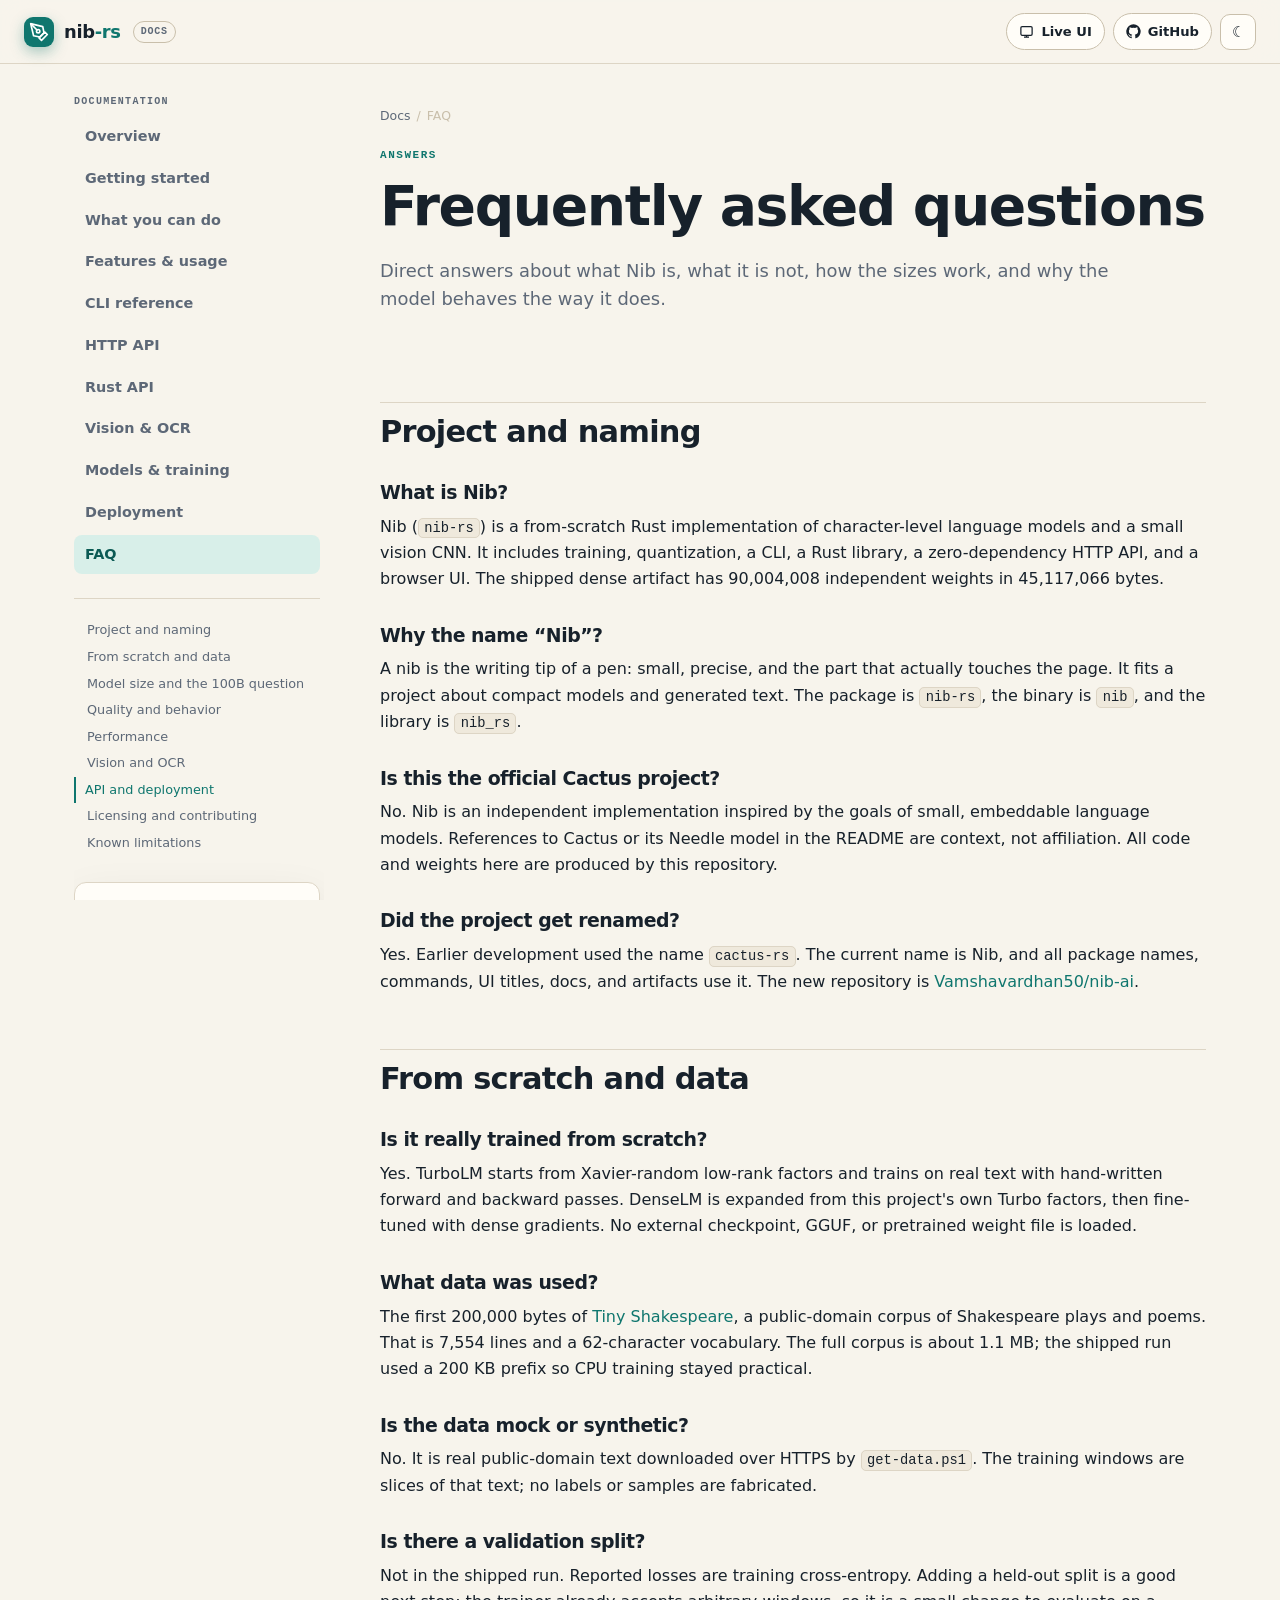
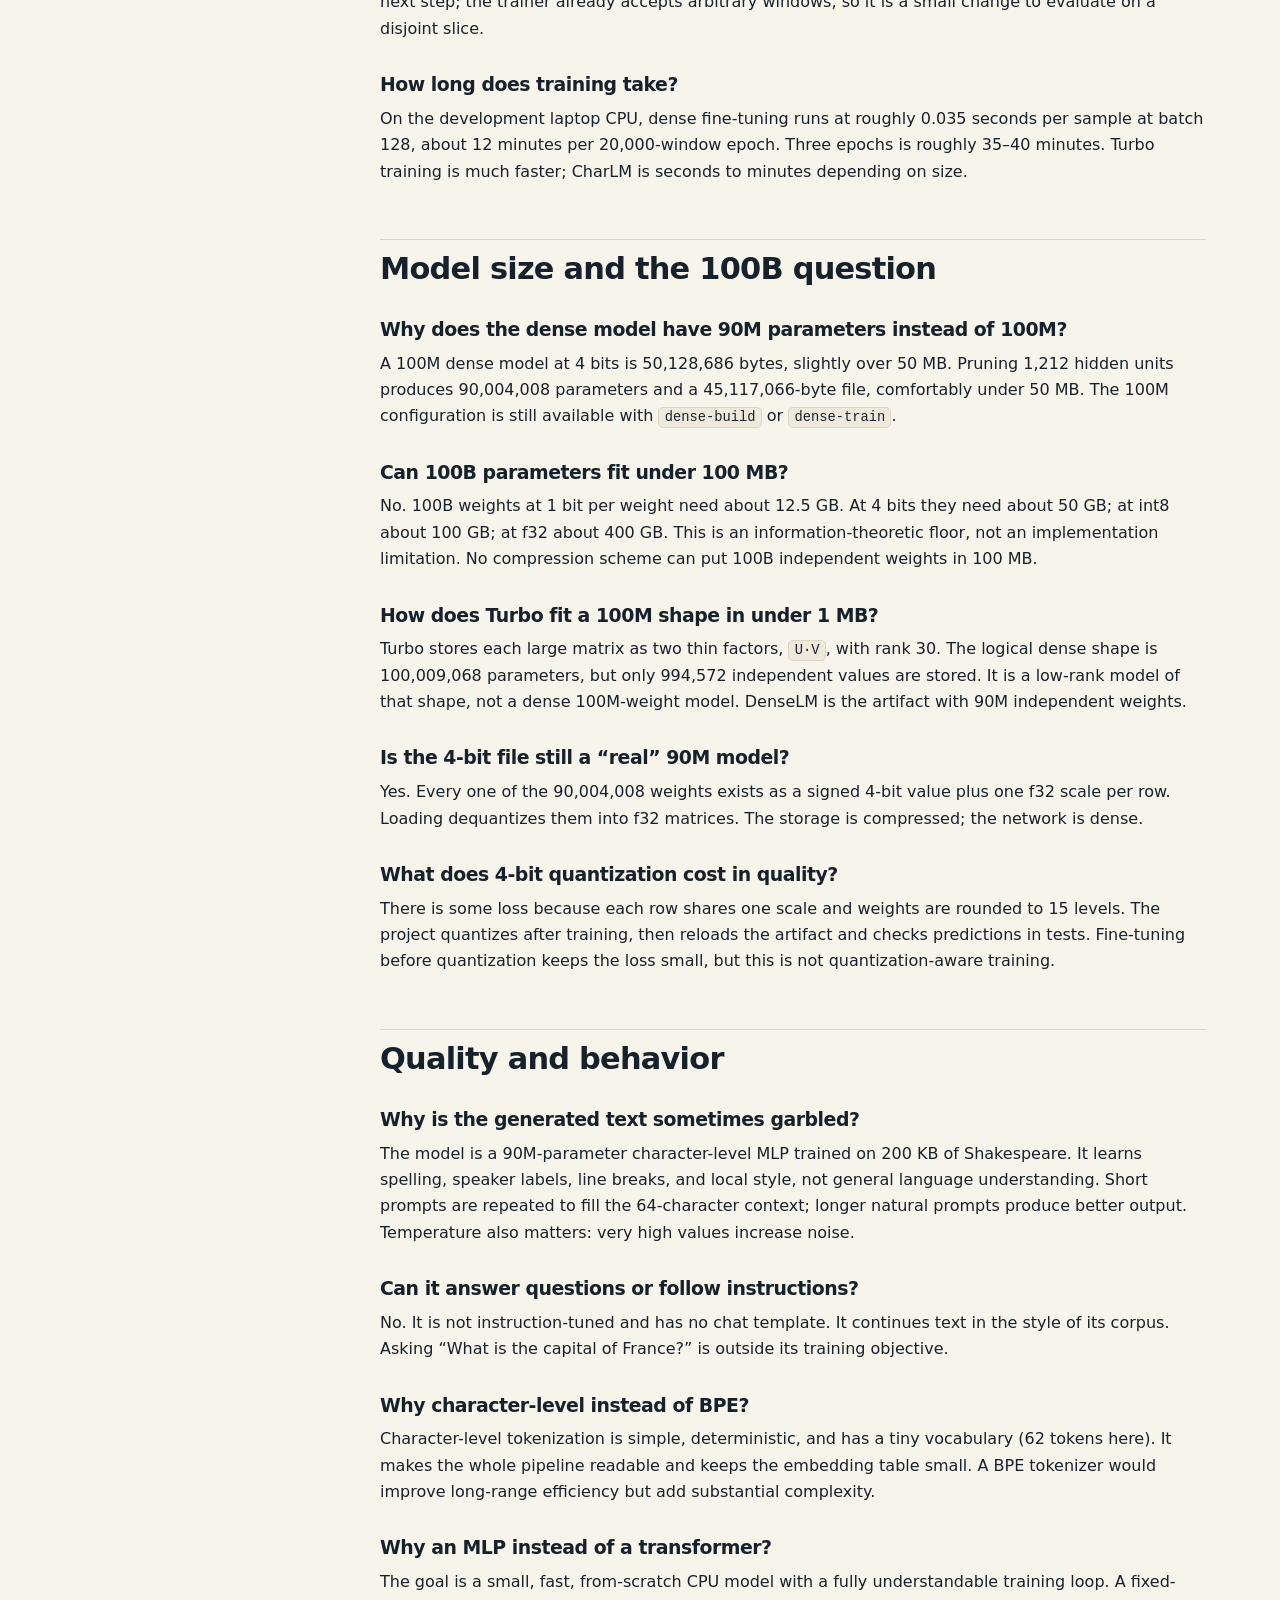
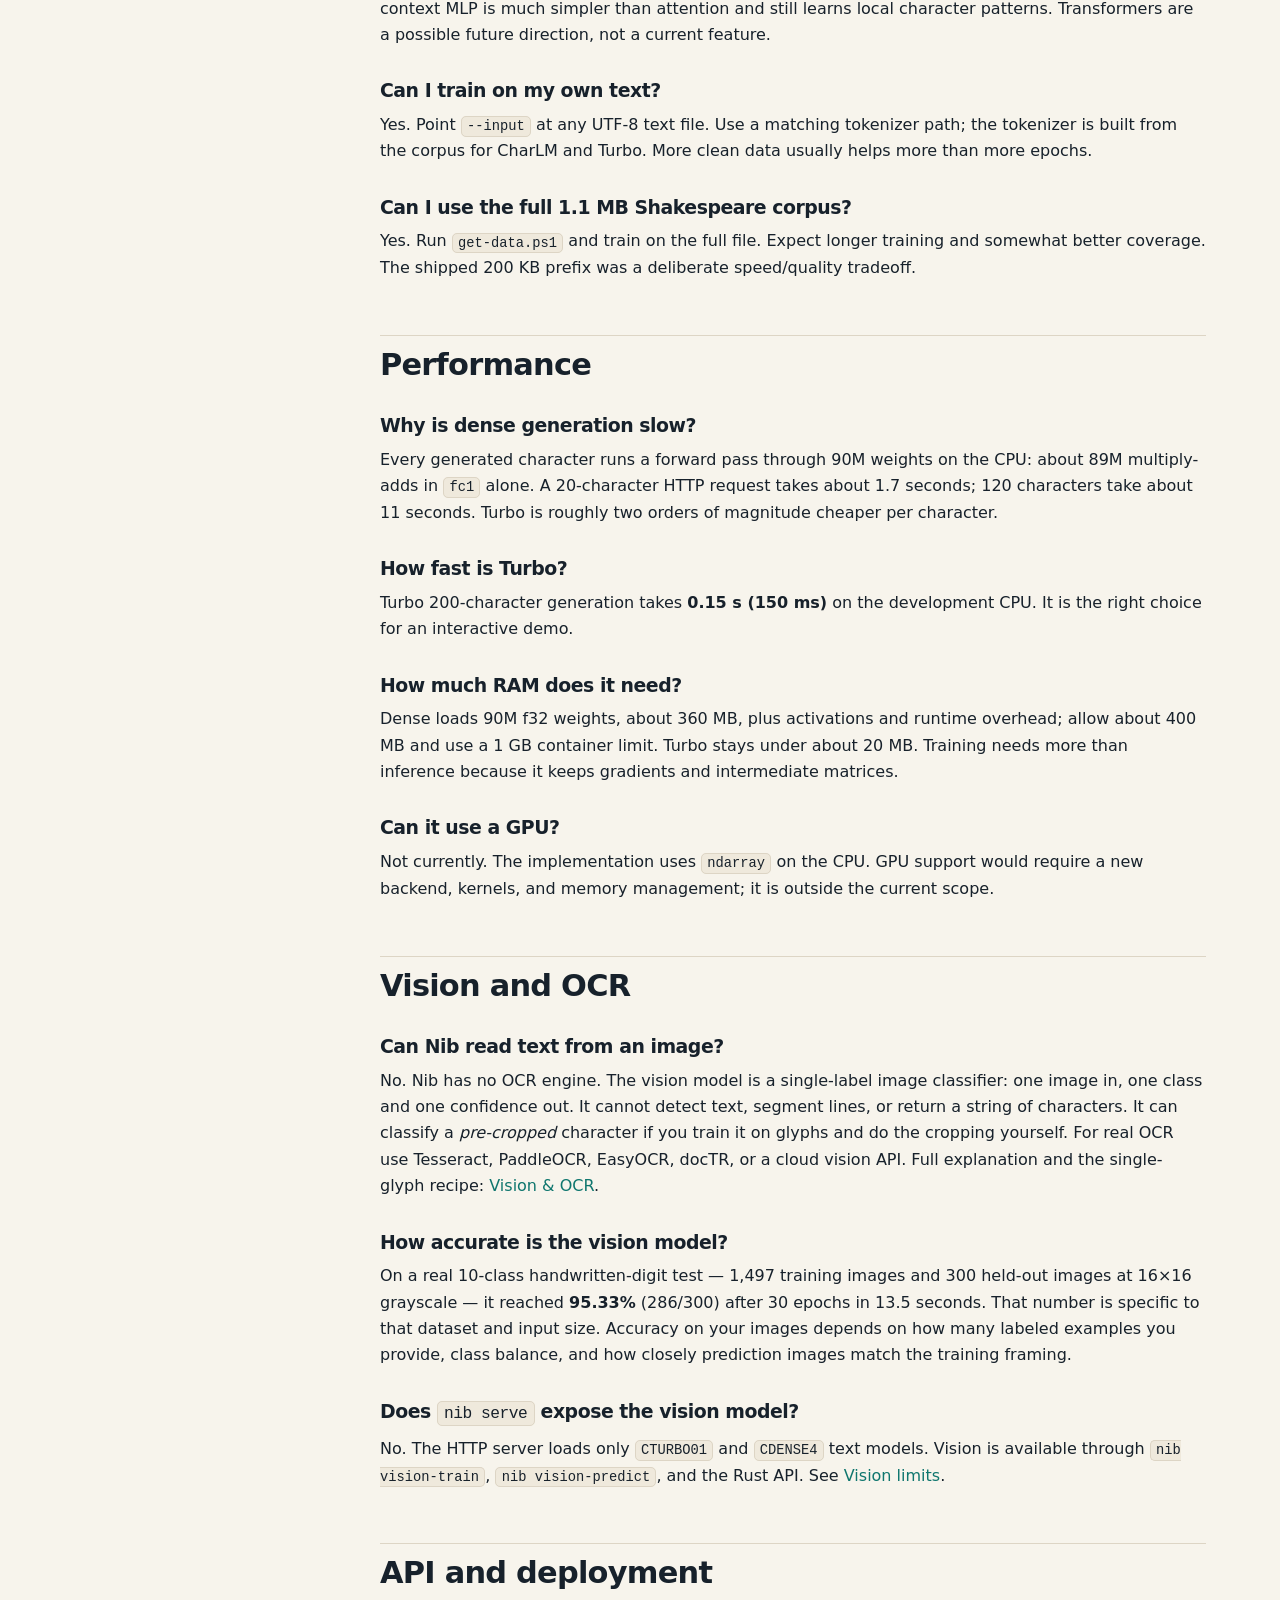
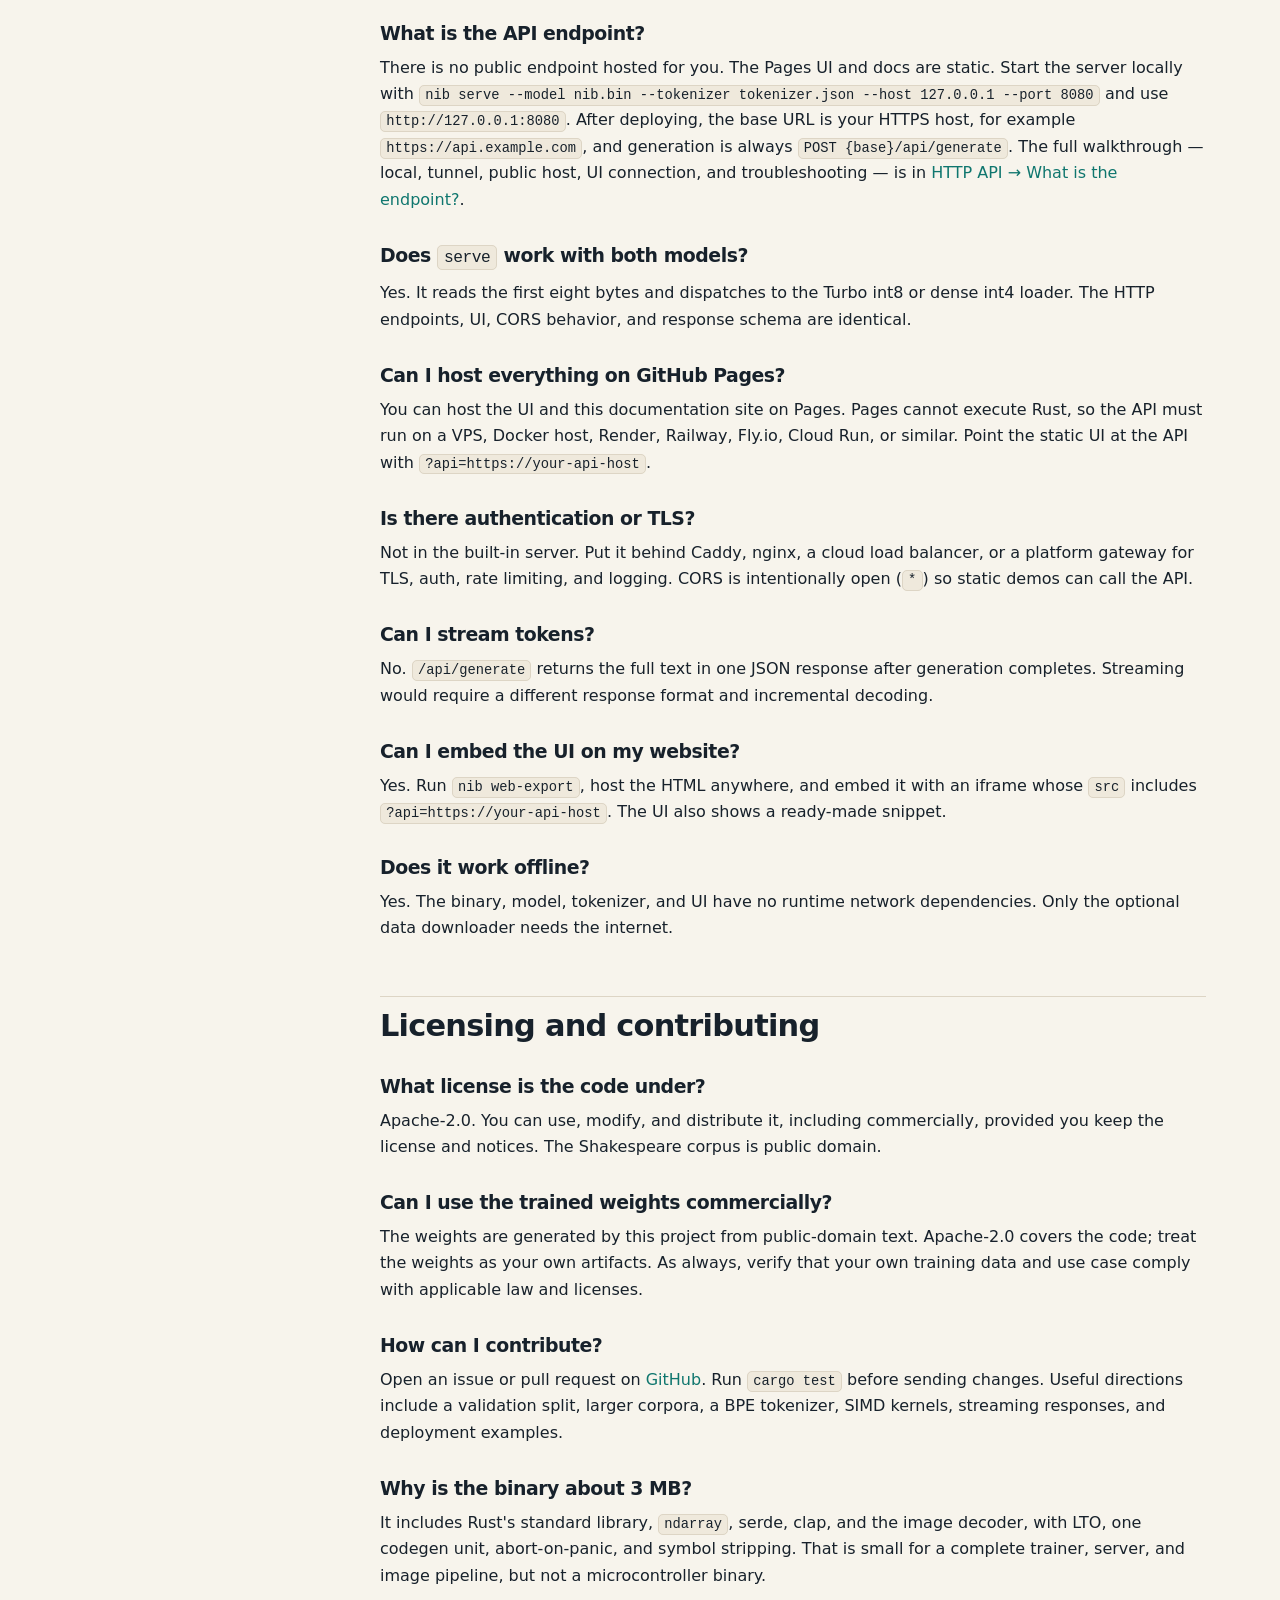
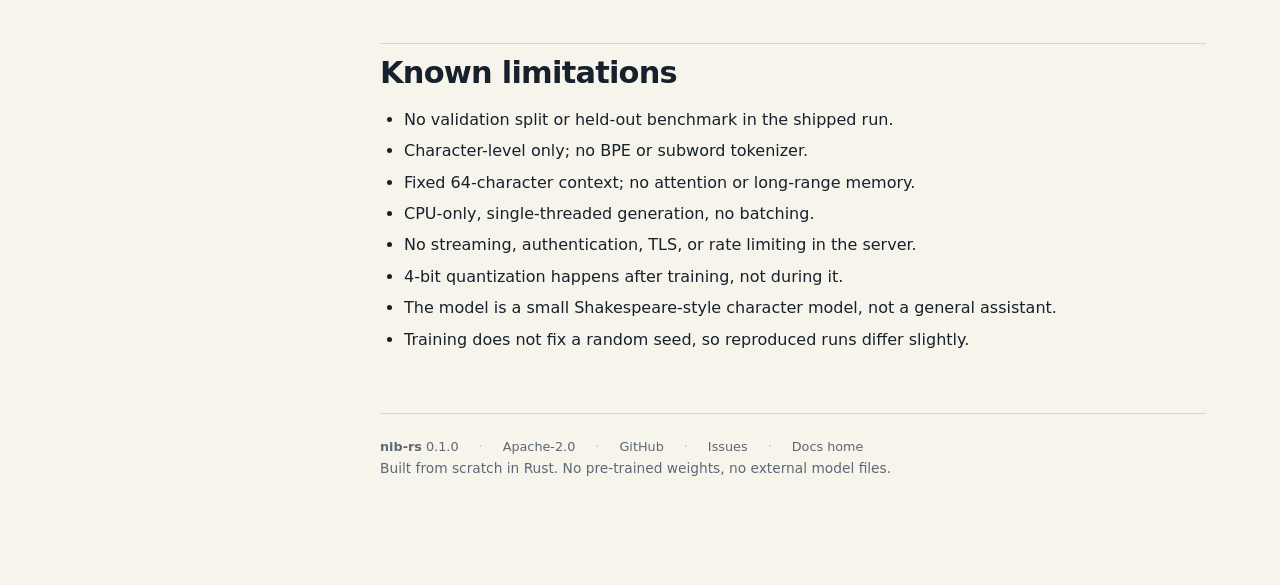
<file: docs/faq.html>
<!doctype html>
<html lang="en">
<head>
<meta charset="utf-8">
<meta name="viewport" content="width=device-width, initial-scale=1">
<title>FAQ · nib-rs docs</title>
<meta name="description" content="Frequently asked questions about nib-rs: naming, from-scratch training, model size, 100B impossibility, data, quality, performance, API, hosting, licensing, and limitations.">
<meta name="theme-color" content="#0f766e">
<link rel="canonical" href="https://vamshavardhan50.github.io/nib-ai/docs/faq.html">
<meta property="og:type" content="website">
<meta property="og:site_name" content="nib-rs docs">
<meta property="og:title" content="FAQ · nib-rs docs">
<meta property="og:description" content="Frequently asked questions about nib-rs: naming, from-scratch training, model size, 100B impossibility, data, quality, performance, API, hosting, licensing, and limitations.">
<meta property="og:url" content="https://vamshavardhan50.github.io/nib-ai/docs/faq.html">
<meta name="twitter:card" content="summary">
<link rel="icon" href="data:image/svg+xml,%3Csvg xmlns='http://www.w3.org/2000/svg' viewBox='0 0 32 32'%3E%3Crect width='32' height='32' rx='8' fill='%230f766e'/%3E%3Ctext x='16' y='23' font-family='monospace' font-size='20' font-weight='bold' fill='%23e8fdf5' text-anchor='middle'%3En%3C/text%3E%3C/svg%3E">
<link rel="stylesheet" href="style.css">
<script>
  try {
    var saved = localStorage.getItem("nib-docs-theme");
    if (saved === "light" || saved === "dark") document.documentElement.dataset.theme = saved;
  } catch (e) {}
</script>
</head>
<body>
<a class="skip" href="#main">Skip to content</a>

<header class="topbar">
  <a class="brand" href="index.html" aria-label="nib-rs documentation home">
    <svg class="brand-mark" viewBox="0 0 24 24" fill="none" stroke="currentColor" stroke-width="2" stroke-linecap="round" stroke-linejoin="round" aria-hidden="true">
      <path d="M12 19l7-7 3 3-7 7-3-3z"></path>
      <path d="M18 13l-1.5-7.5L2 2l3.5 14.5L13 18l5-5z"></path>
      <path d="M2 2l7.586 7.586"></path>
      <circle cx="11" cy="11" r="2"></circle>
    </svg>
    <span class="brand-name">nib<span class="brand-suffix">-rs</span></span>
    <span class="brand-tag">docs</span>
  </a>
  <div class="topbar-actions">
    <a class="pill" href="../index.html" title="Open the browser UI">
      <svg viewBox="0 0 24 24" fill="none" stroke="currentColor" stroke-width="2" aria-hidden="true"><rect x="3" y="4" width="18" height="14" rx="2"></rect><path d="M8 21h8M12 18v3"></path></svg>
      <span class="label">Live UI</span>
    </a>
    <a class="pill" href="https://github.com/Vamshavardhan50/nib-ai" rel="noopener" title="GitHub repository">
      <svg viewBox="0 0 24 24" fill="currentColor" aria-hidden="true"><path d="M12 .5a11.5 11.5 0 0 0-3.64 22.42c.58.1.79-.25.79-.56v-2.17c-3.22.7-3.9-1.37-3.9-1.37-.53-1.34-1.29-1.7-1.29-1.7-1.05-.72.08-.71.08-.71 1.16.08 1.77 1.2 1.77 1.2 1.03 1.77 2.7 1.26 3.36.96.1-.75.4-1.26.73-1.55-2.57-.29-5.27-1.28-5.27-5.7 0-1.26.45-2.29 1.19-3.1-.12-.29-.52-1.46.11-3.05 0 0 .97-.31 3.18 1.18a11 11 0 0 1 5.8 0c2.2-1.49 3.17-1.18 3.17-1.18.63 1.59.23 2.76.12 3.05.74.81 1.18 1.84 1.18 3.1 0 4.43-2.7 5.4-5.28 5.69.41.36.78 1.06.78 2.14v3.17c0 .31.21.67.8.56A11.5 11.5 0 0 0 12 .5z"></path></svg>
      <span class="label">GitHub</span>
    </a>
    <button class="icon-btn" id="themeToggle" type="button" aria-label="Toggle theme">☾</button>
    <button class="icon-btn" id="menuToggle" type="button" aria-label="Open navigation" aria-expanded="false" aria-controls="sidebar">☰</button>
  </div>
</header>

<div class="shell">
  <aside class="sidebar" id="sidebar">
    <nav aria-label="Documentation">
      <p class="nav-label">Documentation</p>
      <a href="index.html">Overview</a>
        <a href="getting-started.html">Getting started</a>
        <a href="use-cases.html">What you can do</a>
        <a href="features.html">Features &amp; usage</a>
        <a href="cli.html">CLI reference</a>
        <a href="http-api.html">HTTP API</a>
        <a href="rust-api.html">Rust API</a>
        <a href="vision.html">Vision &amp; OCR</a>
        <a href="models.html">Models &amp; training</a>
        <a href="deployment.html">Deployment</a>
        <a href="faq.html">FAQ</a>
    </nav>
    <div class="toc" id="toc" aria-label="On this page"></div>
    <div class="sidebar-card">
      <span class="k">Shipped dense model</span>
      <span class="v">90,004,008 weights</span>
      <small>45,117,066 bytes · 4-bit · v0.1.0</small>
    </div>
  </aside>

  <main id="main">
    <article>
      <div class="crumbs"><a href="index.html">Docs</a> <span>/</span> <span>FAQ</span></div>
      
<section class="hero">
  <p class="eyebrow">Answers</p>
  <h1>Frequently asked questions</h1>
  <p class="lead">
    Direct answers about what Nib is, what it is not, how the sizes work, and why the model
    behaves the way it does.
  </p>
</section>

<h2>Project and naming</h2>

<h3>What is Nib?</h3>
<p>
  Nib (<code>nib-rs</code>) is a from-scratch Rust implementation of character-level language
  models and a small vision CNN. It includes training, quantization, a CLI, a Rust library, a
  zero-dependency HTTP API, and a browser UI. The shipped dense artifact has 90,004,008
  independent weights in 45,117,066 bytes.
</p>

<h3>Why the name “Nib”?</h3>
<p>
  A nib is the writing tip of a pen: small, precise, and the part that actually touches the
  page. It fits a project about compact models and generated text. The package is
  <code>nib-rs</code>, the binary is <code>nib</code>, and the library is <code>nib_rs</code>.
</p>

<h3>Is this the official Cactus project?</h3>
<p>
  No. Nib is an independent implementation inspired by the goals of small, embeddable language
  models. References to Cactus or its Needle model in the README are context, not affiliation.
  All code and weights here are produced by this repository.
</p>

<h3>Did the project get renamed?</h3>
<p>
  Yes. Earlier development used the name <code>cactus-rs</code>. The current name is Nib, and
  all package names, commands, UI titles, docs, and artifacts use it. The new repository is
  <a href="https://github.com/Vamshavardhan50/nib-ai" rel="noopener">Vamshavardhan50/nib-ai</a>.
</p>

<h2>From scratch and data</h2>

<h3>Is it really trained from scratch?</h3>
<p>
  Yes. TurboLM starts from Xavier-random low-rank factors and trains on real text with
  hand-written forward and backward passes. DenseLM is expanded from this project's own Turbo
  factors, then fine-tuned with dense gradients. No external checkpoint, GGUF, or pretrained
  weight file is loaded.
</p>

<h3>What data was used?</h3>
<p>
  The first 200,000 bytes of <a href="https://raw.githubusercontent.com/karpathy/char-rnn/master/data/tinyshakespeare/input.txt" rel="noopener">Tiny Shakespeare</a>,
  a public-domain corpus of Shakespeare plays and poems. That is 7,554 lines and a 62-character
  vocabulary. The full corpus is about 1.1 MB; the shipped run used a 200 KB prefix so CPU
  training stayed practical.
</p>

<h3>Is the data mock or synthetic?</h3>
<p>
  No. It is real public-domain text downloaded over HTTPS by <code>get-data.ps1</code>. The
  training windows are slices of that text; no labels or samples are fabricated.
</p>

<h3>Is there a validation split?</h3>
<p>
  Not in the shipped run. Reported losses are training cross-entropy. Adding a held-out split
  is a good next step; the trainer already accepts arbitrary windows, so it is a small change
  to evaluate on a disjoint slice.
</p>

<h3>How long does training take?</h3>
<p>
  On the development laptop CPU, dense fine-tuning runs at roughly 0.035 seconds per sample at
  batch 128, about 12 minutes per 20,000-window epoch. Three epochs is roughly 35–40 minutes.
  Turbo training is much faster; CharLM is seconds to minutes depending on size.
</p>

<h2>Model size and the 100B question</h2>

<h3>Why does the dense model have 90M parameters instead of 100M?</h3>
<p>
  A 100M dense model at 4 bits is 50,128,686 bytes, slightly over 50 MB. Pruning 1,212 hidden
  units produces 90,004,008 parameters and a 45,117,066-byte file, comfortably under 50 MB. The
  100M configuration is still available with <code>dense-build</code> or <code>dense-train</code>.
</p>

<h3>Can 100B parameters fit under 100 MB?</h3>
<p>
  No. 100B weights at 1 bit per weight need about 12.5 GB. At 4 bits they need about 50 GB; at
  int8 about 100 GB; at f32 about 400 GB. This is an information-theoretic floor, not an
  implementation limitation. No compression scheme can put 100B independent weights in 100 MB.
</p>

<h3>How does Turbo fit a 100M shape in under 1 MB?</h3>
<p>
  Turbo stores each large matrix as two thin factors, <code>U·V</code>, with rank 30. The
  logical dense shape is 100,009,068 parameters, but only 994,572 independent values are
  stored. It is a low-rank model of that shape, not a dense 100M-weight model. DenseLM is the
  artifact with 90M independent weights.
</p>

<h3>Is the 4-bit file still a “real” 90M model?</h3>
<p>
  Yes. Every one of the 90,004,008 weights exists as a signed 4-bit value plus one f32 scale per
  row. Loading dequantizes them into f32 matrices. The storage is compressed; the network is
  dense.
</p>

<h3>What does 4-bit quantization cost in quality?</h3>
<p>
  There is some loss because each row shares one scale and weights are rounded to 15 levels.
  The project quantizes after training, then reloads the artifact and checks predictions in
  tests. Fine-tuning before quantization keeps the loss small, but this is not
  quantization-aware training.
</p>

<h2>Quality and behavior</h2>

<h3>Why is the generated text sometimes garbled?</h3>
<p>
  The model is a 90M-parameter character-level MLP trained on 200 KB of Shakespeare. It learns
  spelling, speaker labels, line breaks, and local style, not general language understanding.
  Short prompts are repeated to fill the 64-character context; longer natural prompts produce
  better output. Temperature also matters: very high values increase noise.
</p>

<h3>Can it answer questions or follow instructions?</h3>
<p>
  No. It is not instruction-tuned and has no chat template. It continues text in the style of
  its corpus. Asking “What is the capital of France?” is outside its training objective.
</p>

<h3>Why character-level instead of BPE?</h3>
<p>
  Character-level tokenization is simple, deterministic, and has a tiny vocabulary (62 tokens
  here). It makes the whole pipeline readable and keeps the embedding table small. A BPE
  tokenizer would improve long-range efficiency but add substantial complexity.
</p>

<h3>Why an MLP instead of a transformer?</h3>
<p>
  The goal is a small, fast, from-scratch CPU model with a fully understandable training loop.
  A fixed-context MLP is much simpler than attention and still learns local character patterns.
  Transformers are a possible future direction, not a current feature.
</p>

<h3>Can I train on my own text?</h3>
<p>
  Yes. Point <code>--input</code> at any UTF-8 text file. Use a matching tokenizer path; the
  tokenizer is built from the corpus for CharLM and Turbo. More clean data usually helps more
  than more epochs.
</p>

<h3>Can I use the full 1.1 MB Shakespeare corpus?</h3>
<p>
  Yes. Run <code>get-data.ps1</code> and train on the full file. Expect longer training and
  somewhat better coverage. The shipped 200 KB prefix was a deliberate speed/quality tradeoff.
</p>

<h2>Performance</h2>

<h3>Why is dense generation slow?</h3>
<p>
  Every generated character runs a forward pass through 90M weights on the CPU: about 89M
  multiply-adds in <code>fc1</code> alone. A 20-character HTTP request takes about 1.7 seconds;
  120 characters take about 11 seconds. Turbo is roughly two orders of magnitude cheaper per
  character.
</p>

<h3>How fast is Turbo?</h3>
<p>
  Turbo 200-character generation takes <strong>0.15 s (150 ms)</strong> on the development CPU.
  It is the right choice for an interactive demo.
</p>

<h3>How much RAM does it need?</h3>
<p>
  Dense loads 90M f32 weights, about 360 MB, plus activations and runtime overhead; allow about
  400 MB and use a 1 GB container limit. Turbo stays under about 20 MB. Training needs more
  than inference because it keeps gradients and intermediate matrices.
</p>

<h3>Can it use a GPU?</h3>
<p>
  Not currently. The implementation uses <code>ndarray</code> on the CPU. GPU support would
  require a new backend, kernels, and memory management; it is outside the current scope.
</p>

<h2>Vision and OCR</h2>

<h3>Can Nib read text from an image?</h3>
<p>
  No. Nib has no OCR engine. The vision model is a single-label image classifier: one image in,
  one class and one confidence out. It cannot detect text, segment lines, or return a string of
  characters. It can classify a <em>pre-cropped</em> character if you train it on glyphs and do
  the cropping yourself. For real OCR use Tesseract, PaddleOCR, EasyOCR, docTR, or a cloud vision
  API. Full explanation and the single-glyph recipe:
  <a href="vision.html#ocr">Vision &amp; OCR</a>.
</p>

<h3>How accurate is the vision model?</h3>
<p>
  On a real 10-class handwritten-digit test — 1,497 training images and 300 held-out images at
  16×16 grayscale — it reached <strong>95.33%</strong> (286/300) after 30 epochs in 13.5 seconds.
  That number is specific to that dataset and input size. Accuracy on your images depends on how
  many labeled examples you provide, class balance, and how closely prediction images match the
  training framing.
</p>

<h3>Does <code>nib serve</code> expose the vision model?</h3>
<p>
  No. The HTTP server loads only <code>CTURBO01</code> and <code>CDENSE4</code> text models.
  Vision is available through <code>nib vision-train</code>, <code>nib vision-predict</code>, and
  the Rust API. See <a href="vision.html#limits">Vision limits</a>.
</p>

<h2>API and deployment</h2>

<h3>What is the API endpoint?</h3>
<p>
  There is no public endpoint hosted for you. The Pages UI and docs are static. Start the
  server locally with <code>nib serve --model nib.bin --tokenizer tokenizer.json --host
  127.0.0.1 --port 8080</code> and use <code>http://127.0.0.1:8080</code>. After deploying,
  the base URL is your HTTPS host, for example <code>https://api.example.com</code>, and
  generation is always <code>POST {base}/api/generate</code>. The full walkthrough — local,
  tunnel, public host, UI connection, and troubleshooting — is in
  <a href="http-api.html#endpoint">HTTP API → What is the endpoint?</a>.
</p>

<h3>Does <code>serve</code> work with both models?</h3>
<p>
  Yes. It reads the first eight bytes and dispatches to the Turbo int8 or dense int4 loader.
  The HTTP endpoints, UI, CORS behavior, and response schema are identical.
</p>

<h3>Can I host everything on GitHub Pages?</h3>
<p>
  You can host the UI and this documentation site on Pages. Pages cannot execute Rust, so the
  API must run on a VPS, Docker host, Render, Railway, Fly.io, Cloud Run, or similar. Point the
  static UI at the API with <code>?api=https://your-api-host</code>.
</p>

<h3>Is there authentication or TLS?</h3>
<p>
  Not in the built-in server. Put it behind Caddy, nginx, a cloud load balancer, or a platform
  gateway for TLS, auth, rate limiting, and logging. CORS is intentionally open (<code>*</code>)
  so static demos can call the API.
</p>

<h3>Can I stream tokens?</h3>
<p>
  No. <code>/api/generate</code> returns the full text in one JSON response after generation
  completes. Streaming would require a different response format and incremental decoding.
</p>

<h3>Can I embed the UI on my website?</h3>
<p>
  Yes. Run <code>nib web-export</code>, host the HTML anywhere, and embed it with an iframe
  whose <code>src</code> includes <code>?api=https://your-api-host</code>. The UI also shows a
  ready-made snippet.
</p>

<h3>Does it work offline?</h3>
<p>
  Yes. The binary, model, tokenizer, and UI have no runtime network dependencies. Only the
  optional data downloader needs the internet.
</p>

<h2>Licensing and contributing</h2>

<h3>What license is the code under?</h3>
<p>
  Apache-2.0. You can use, modify, and distribute it, including commercially, provided you
  keep the license and notices. The Shakespeare corpus is public domain.
</p>

<h3>Can I use the trained weights commercially?</h3>
<p>
  The weights are generated by this project from public-domain text. Apache-2.0 covers the
  code; treat the weights as your own artifacts. As always, verify that your own training data
  and use case comply with applicable law and licenses.
</p>

<h3>How can I contribute?</h3>
<p>
  Open an issue or pull request on <a href="https://github.com/Vamshavardhan50/nib-ai" rel="noopener">GitHub</a>. Run
  <code>cargo test</code> before sending changes. Useful directions include a validation split,
  larger corpora, a BPE tokenizer, SIMD kernels, streaming responses, and deployment examples.
</p>

<h3>Why is the binary about 3 MB?</h3>
<p>
  It includes Rust's standard library, <code>ndarray</code>, serde, clap, and the image decoder,
  with LTO, one codegen unit, abort-on-panic, and symbol stripping. That is small for a complete
  trainer, server, and image pipeline, but not a microcontroller binary.
</p>

<h2>Known limitations</h2>
<ul>
  <li>No validation split or held-out benchmark in the shipped run.</li>
  <li>Character-level only; no BPE or subword tokenizer.</li>
  <li>Fixed 64-character context; no attention or long-range memory.</li>
  <li>CPU-only, single-threaded generation, no batching.</li>
  <li>No streaming, authentication, TLS, or rate limiting in the server.</li>
  <li>4-bit quantization happens after training, not during it.</li>
  <li>The model is a small Shakespeare-style character model, not a general assistant.</li>
  <li>Training does not fix a random seed, so reproduced runs differ slightly.</li>
</ul>

      <footer class="footer">
        <div class="footer-row">
          <span><strong>nib-rs</strong> 0.1.0</span>
          <span class="dotsep">·</span>
          <span>Apache-2.0</span>
          <span class="dotsep">·</span>
          <a href="https://github.com/Vamshavardhan50/nib-ai" rel="noopener">GitHub</a>
          <span class="dotsep">·</span>
          <a href="https://github.com/Vamshavardhan50/nib-ai/issues" rel="noopener">Issues</a>
          <span class="dotsep">·</span>
          <a href="index.html">Docs home</a>
        </div>
        <p class="small muted">Built from scratch in Rust. No pre-trained weights, no external model files.</p>
      </footer>
    </article>
  </main>
</div>

<script src="docs.js" defer></script>
</body>
</html>
</file>
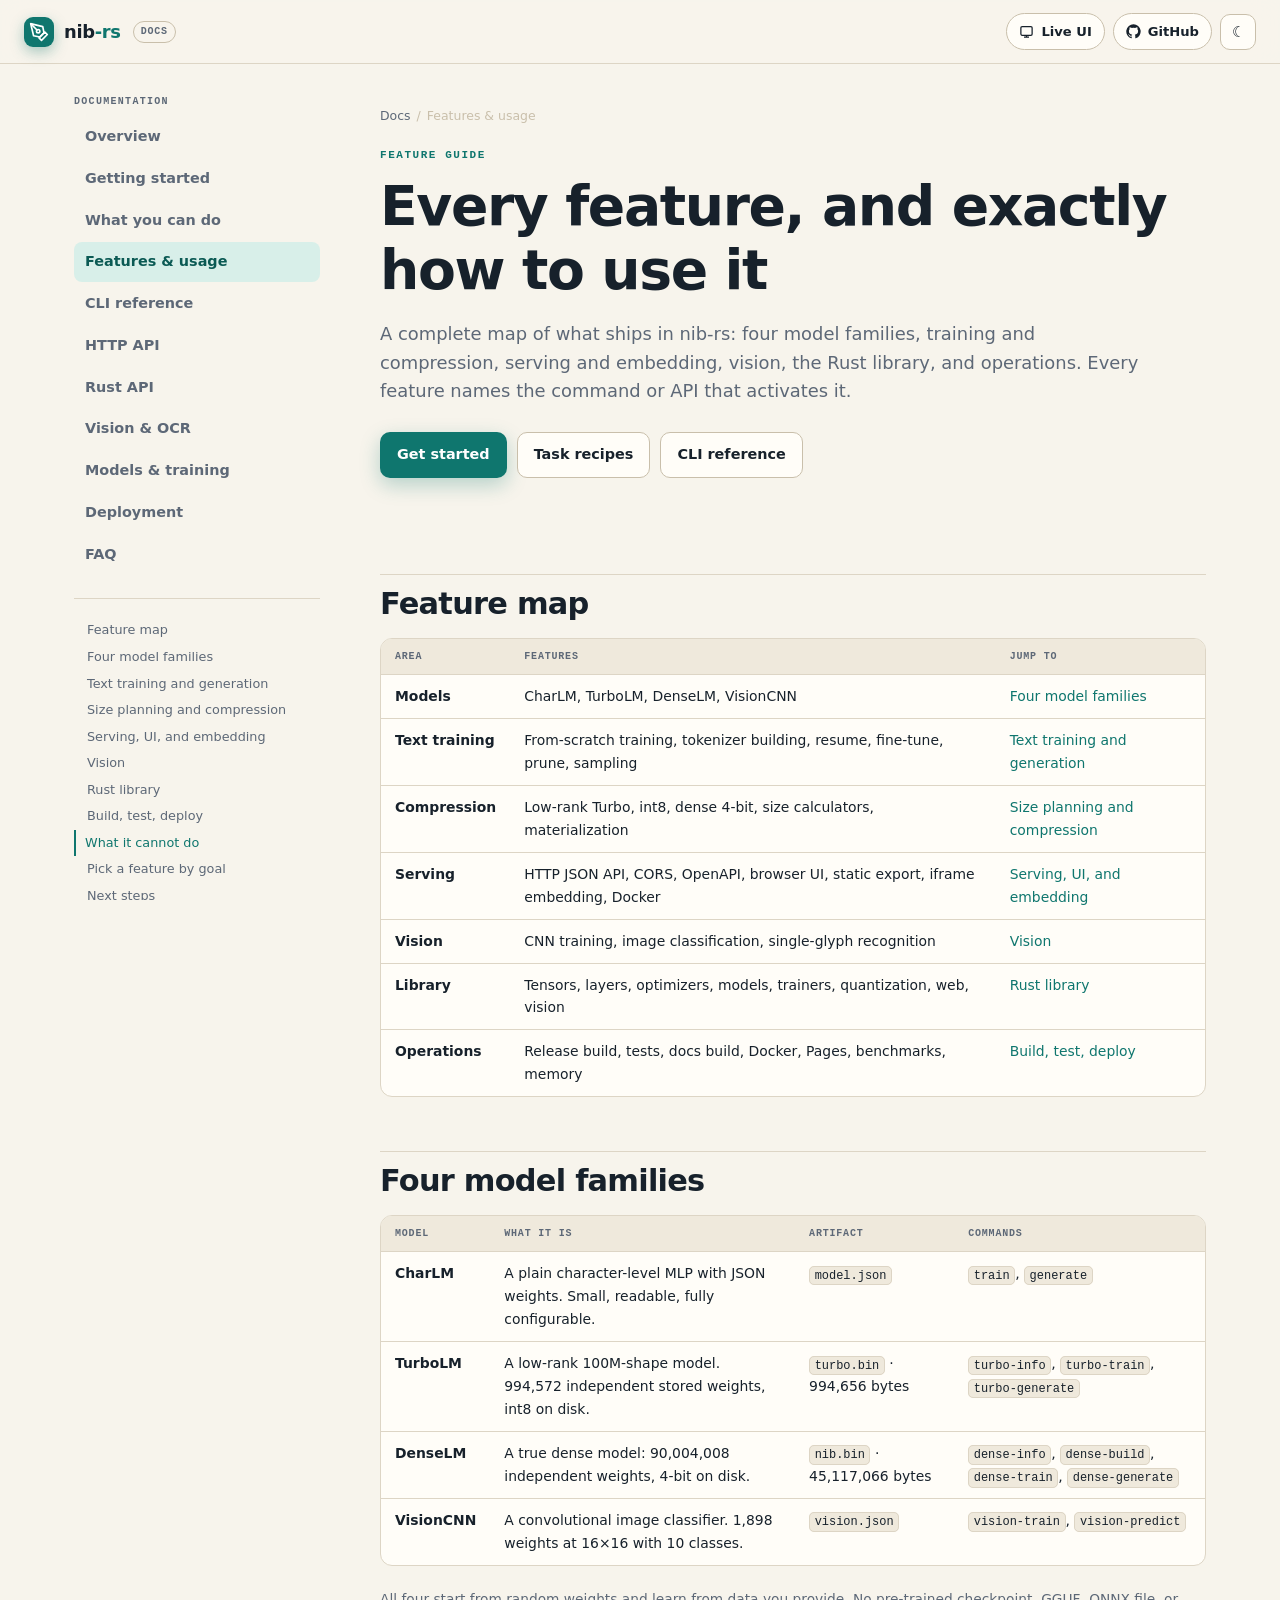
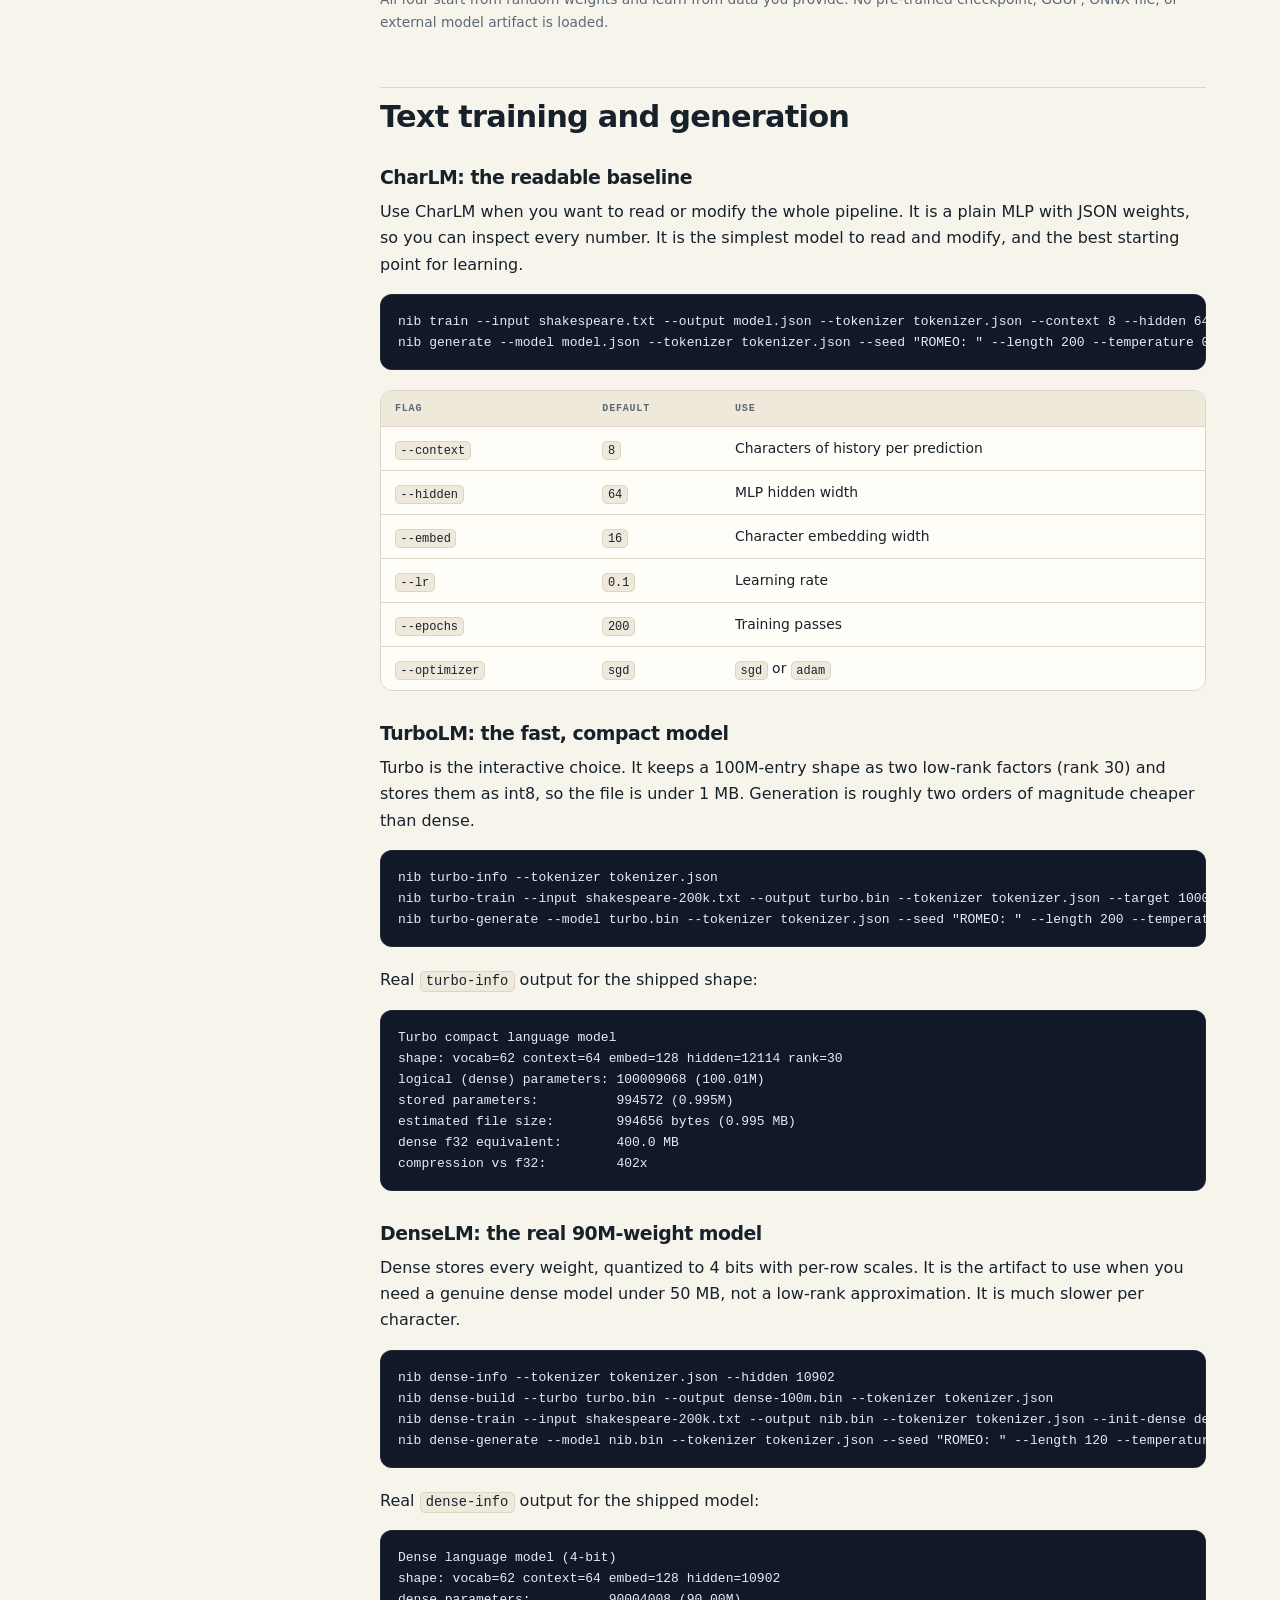
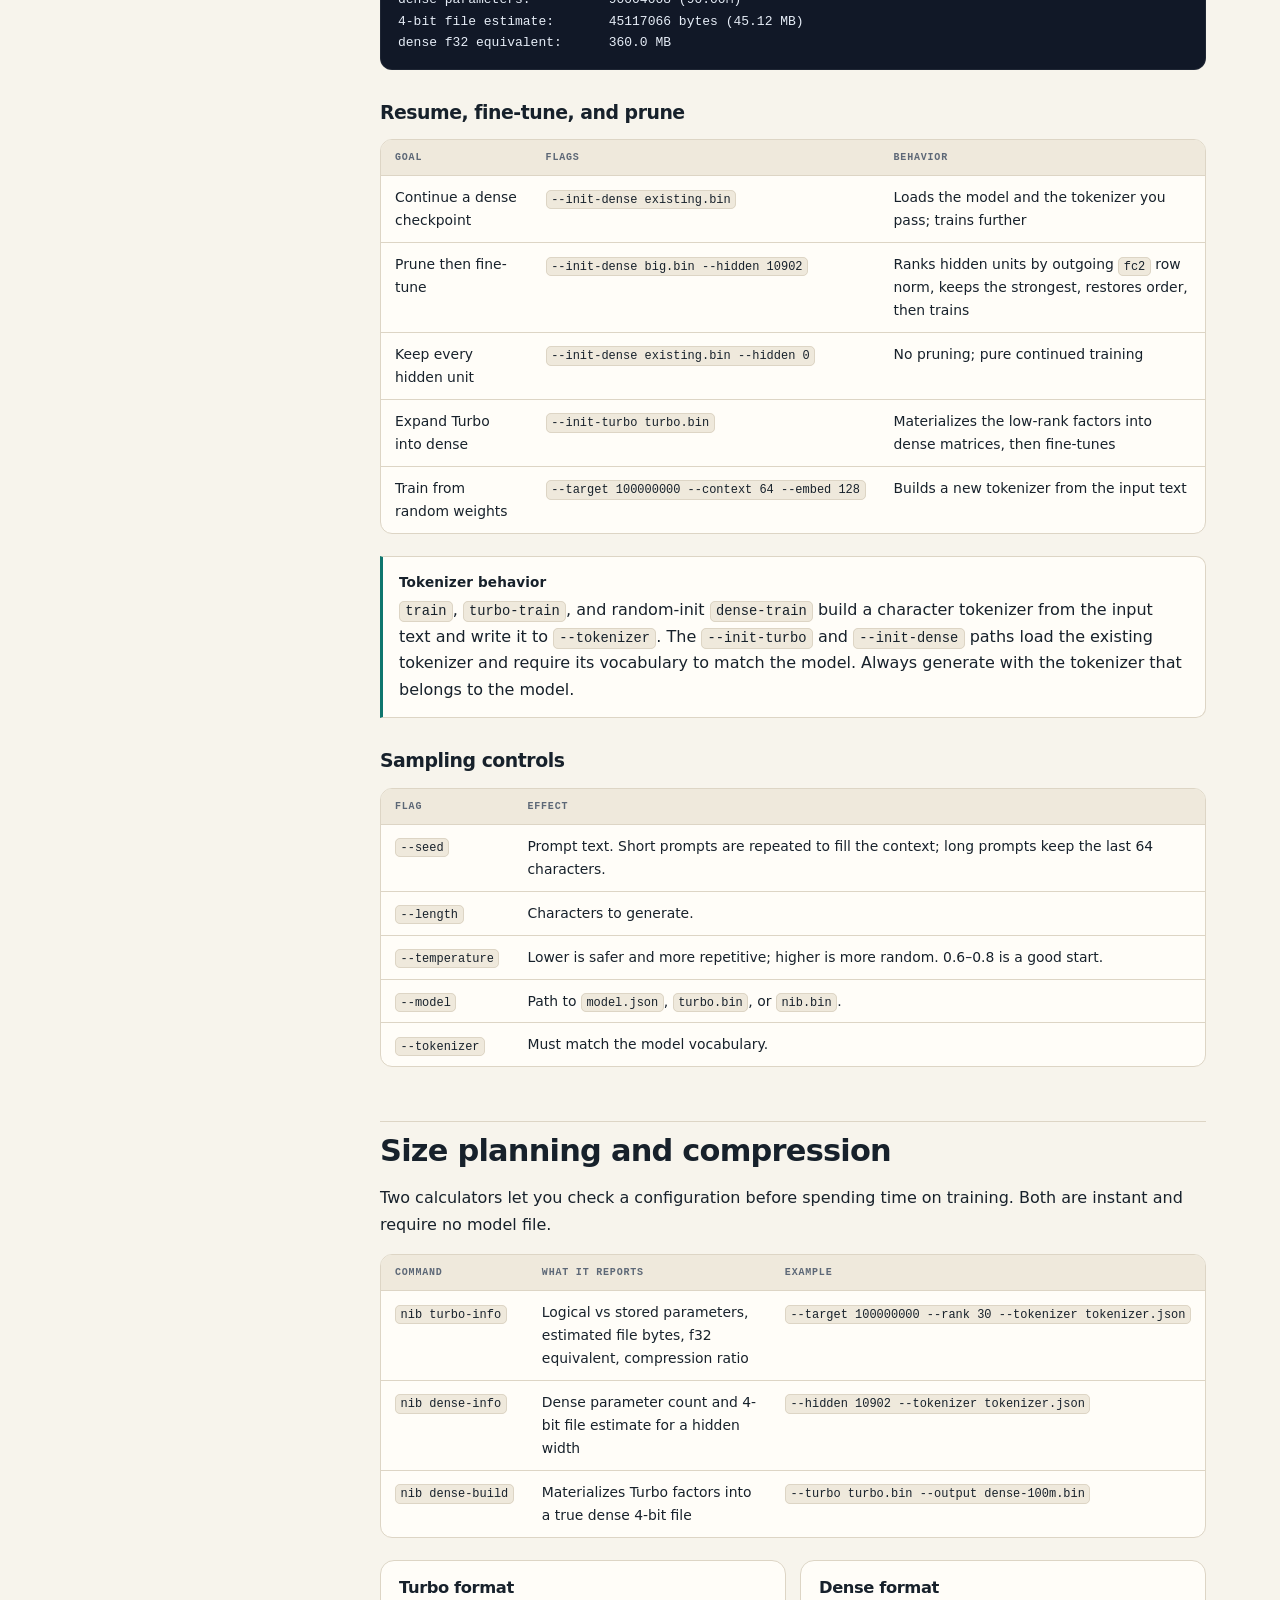
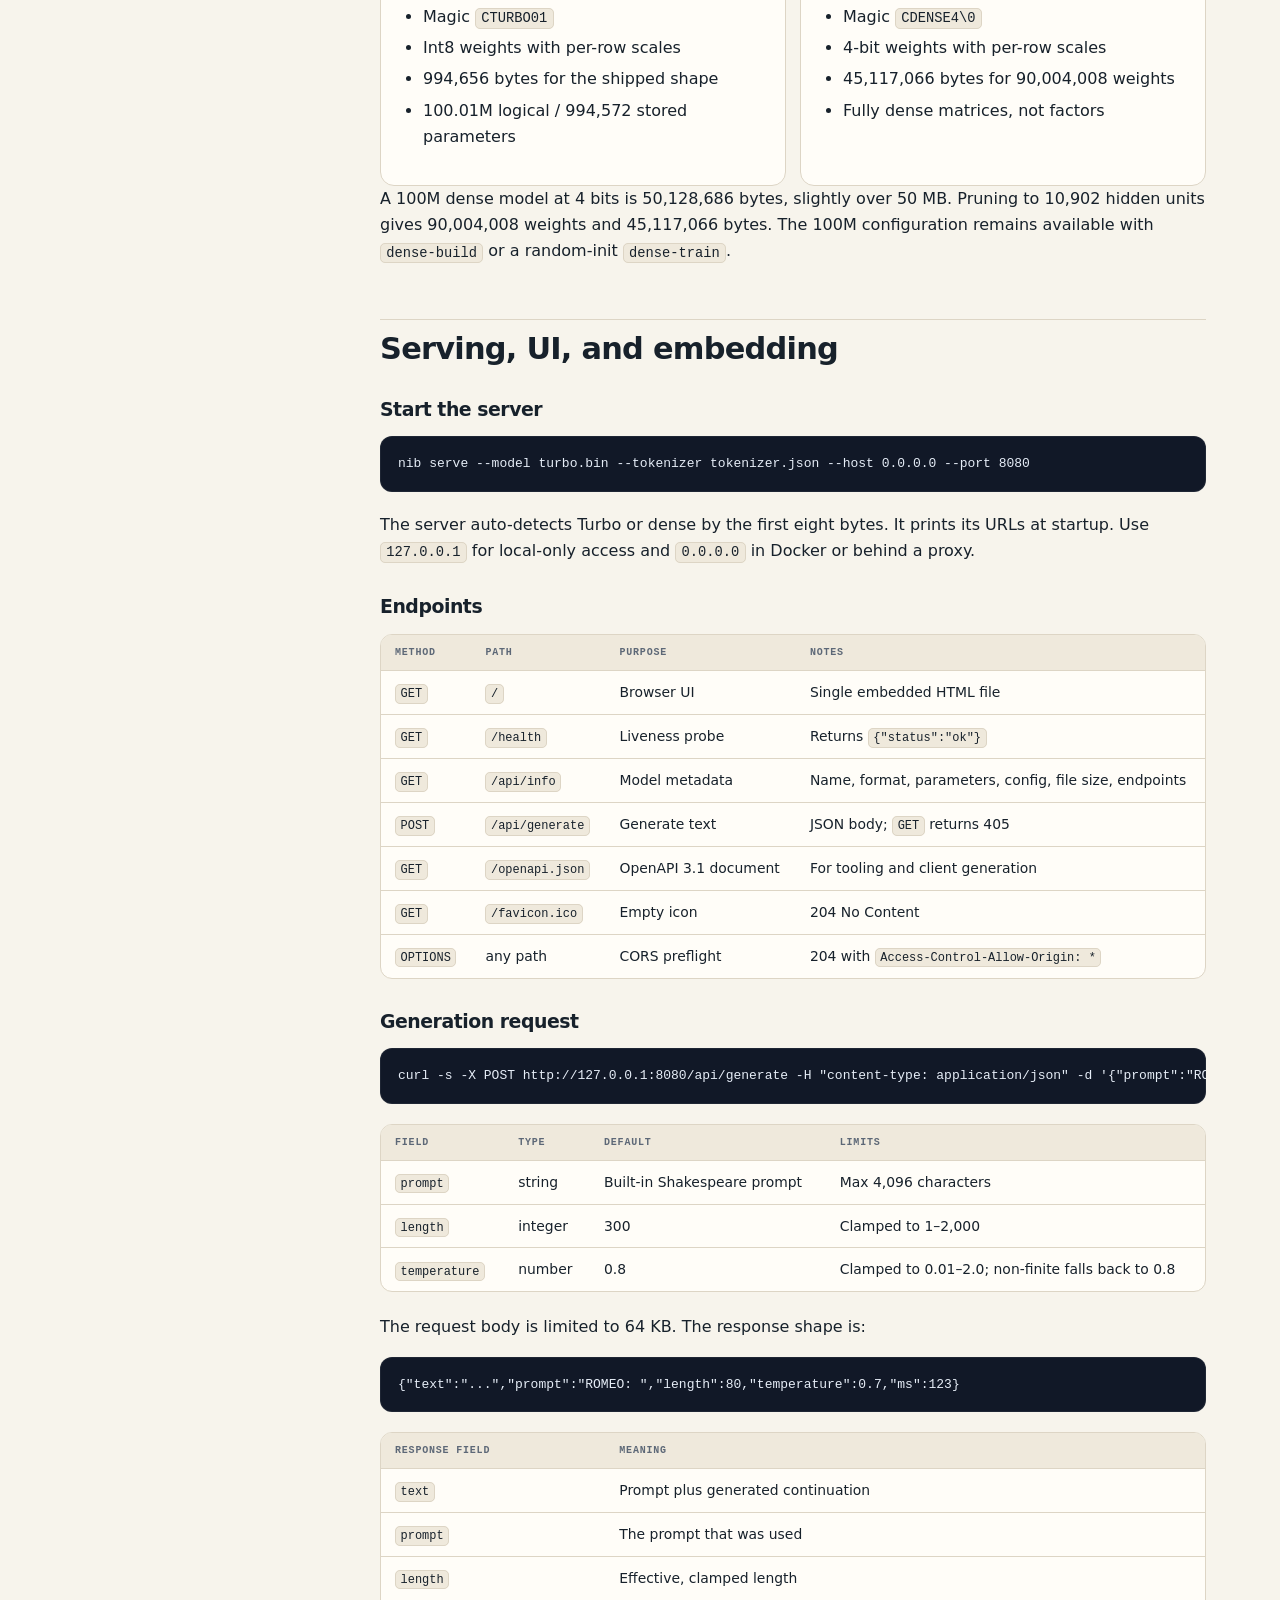
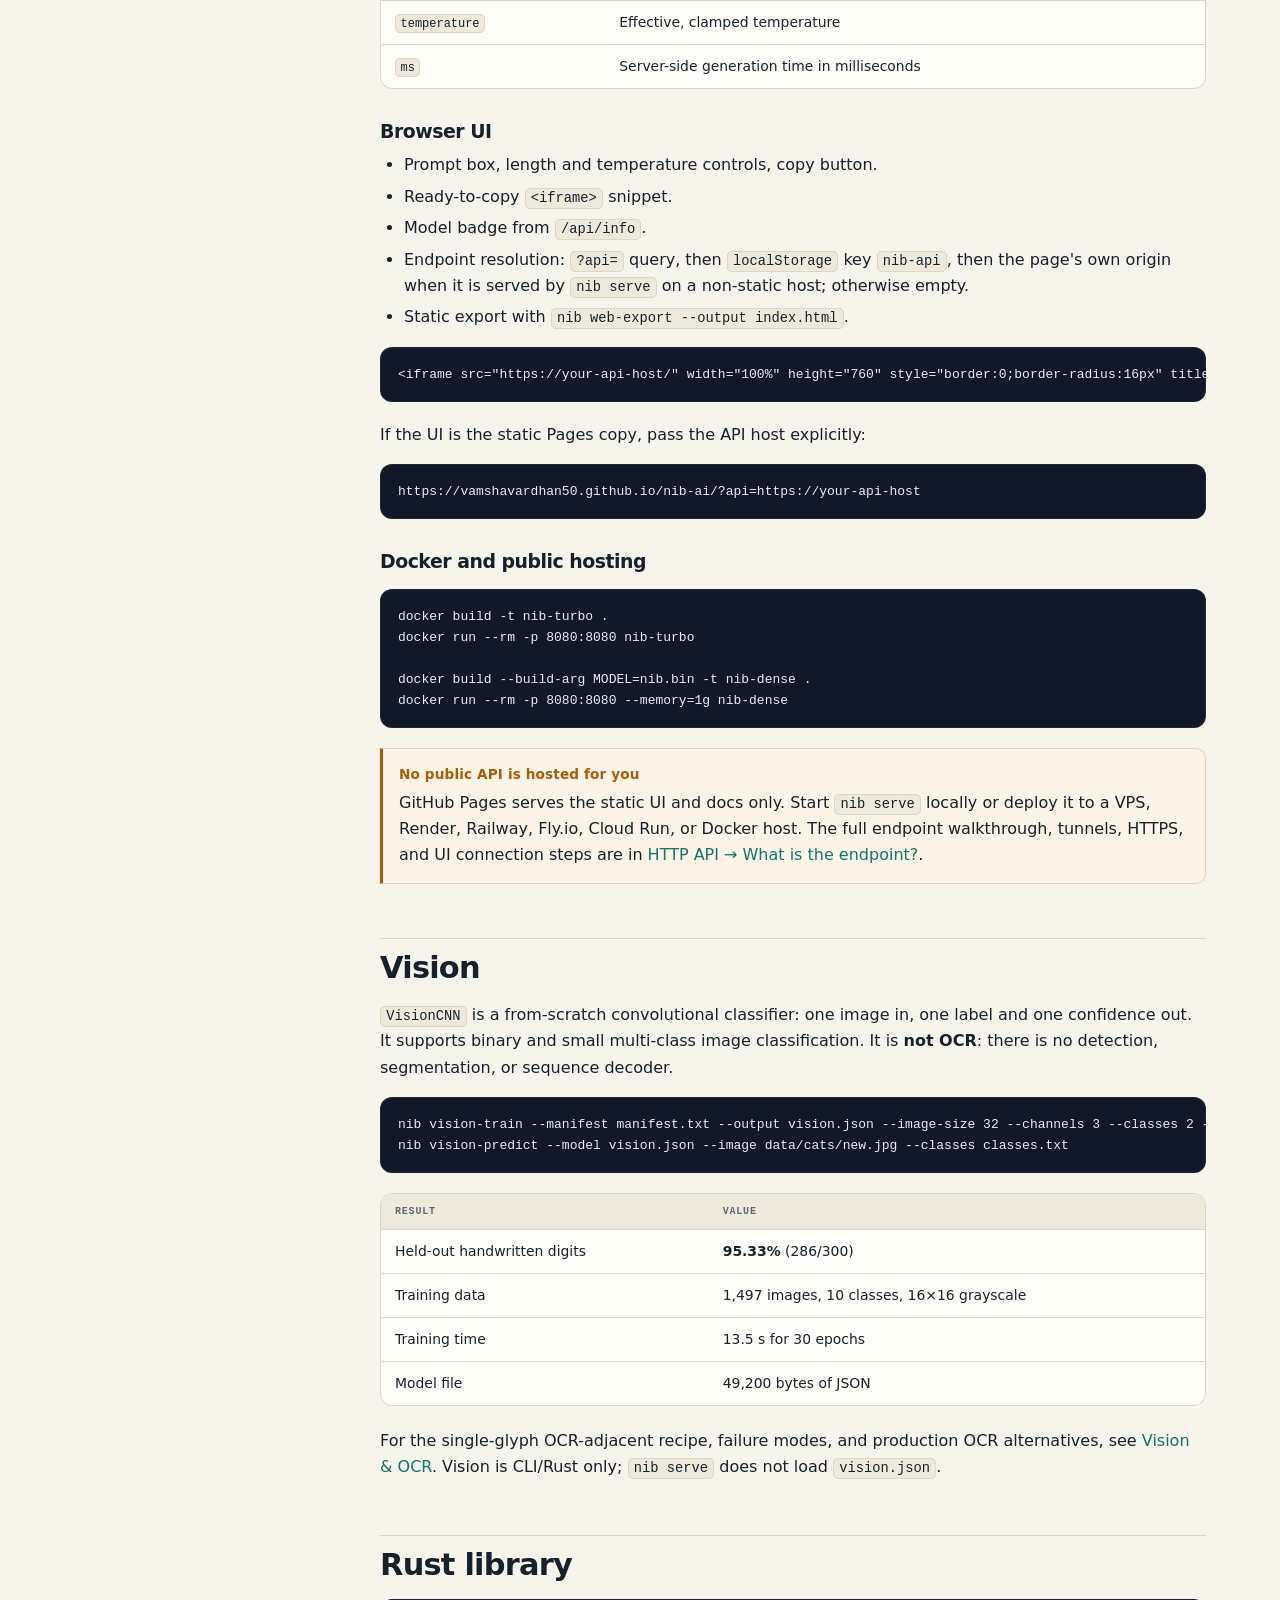
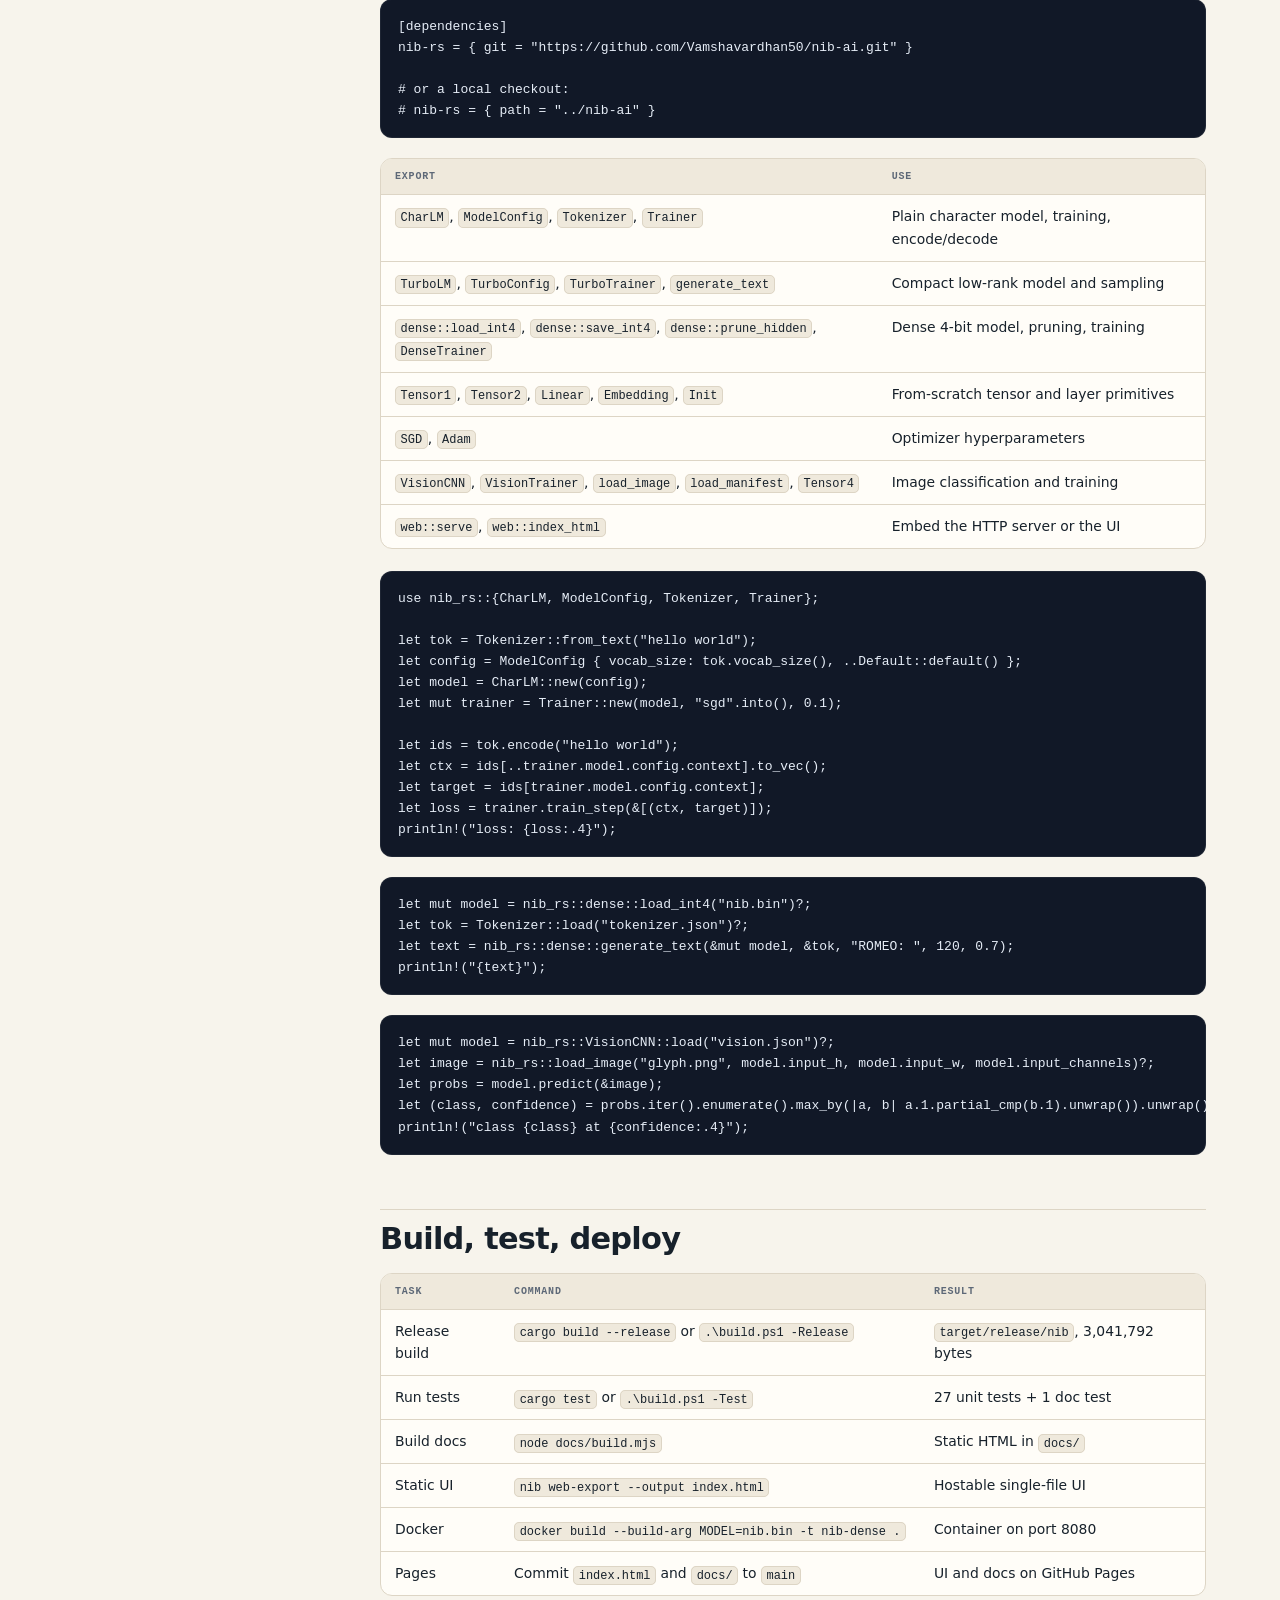
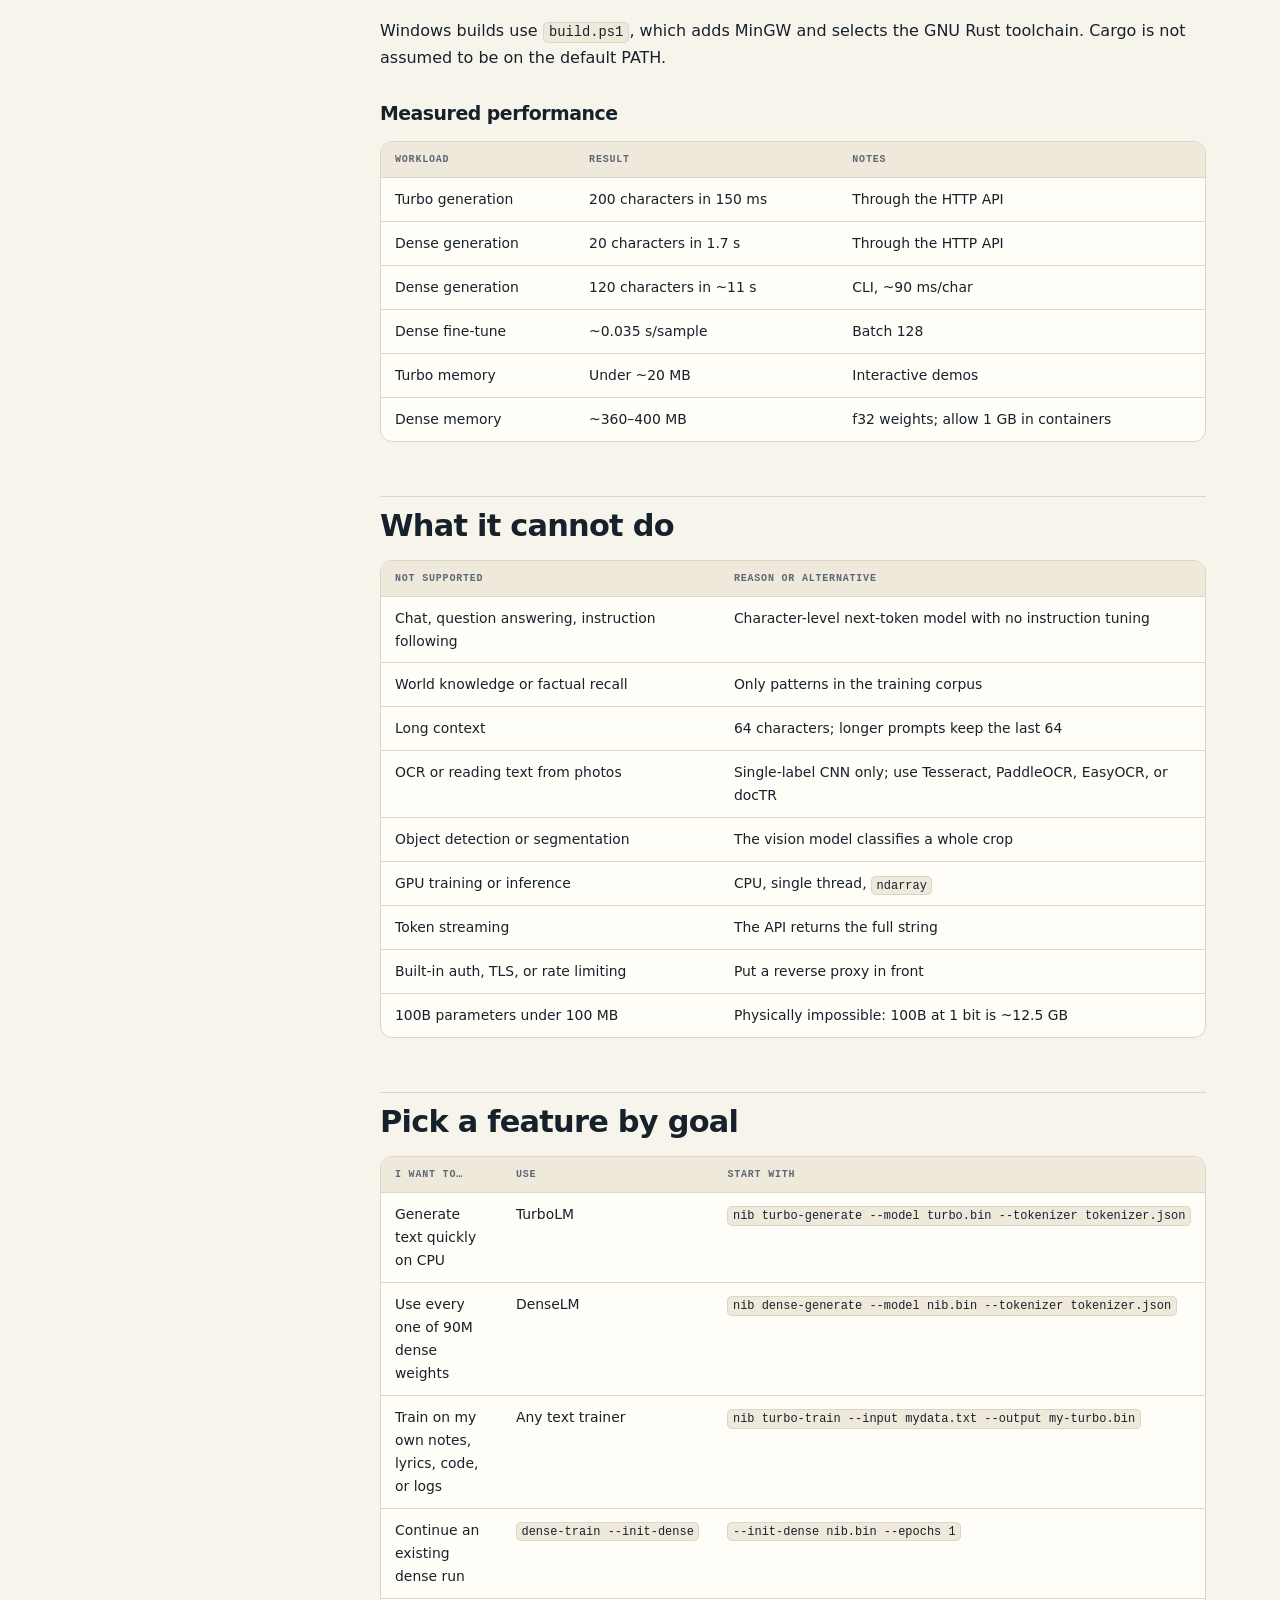
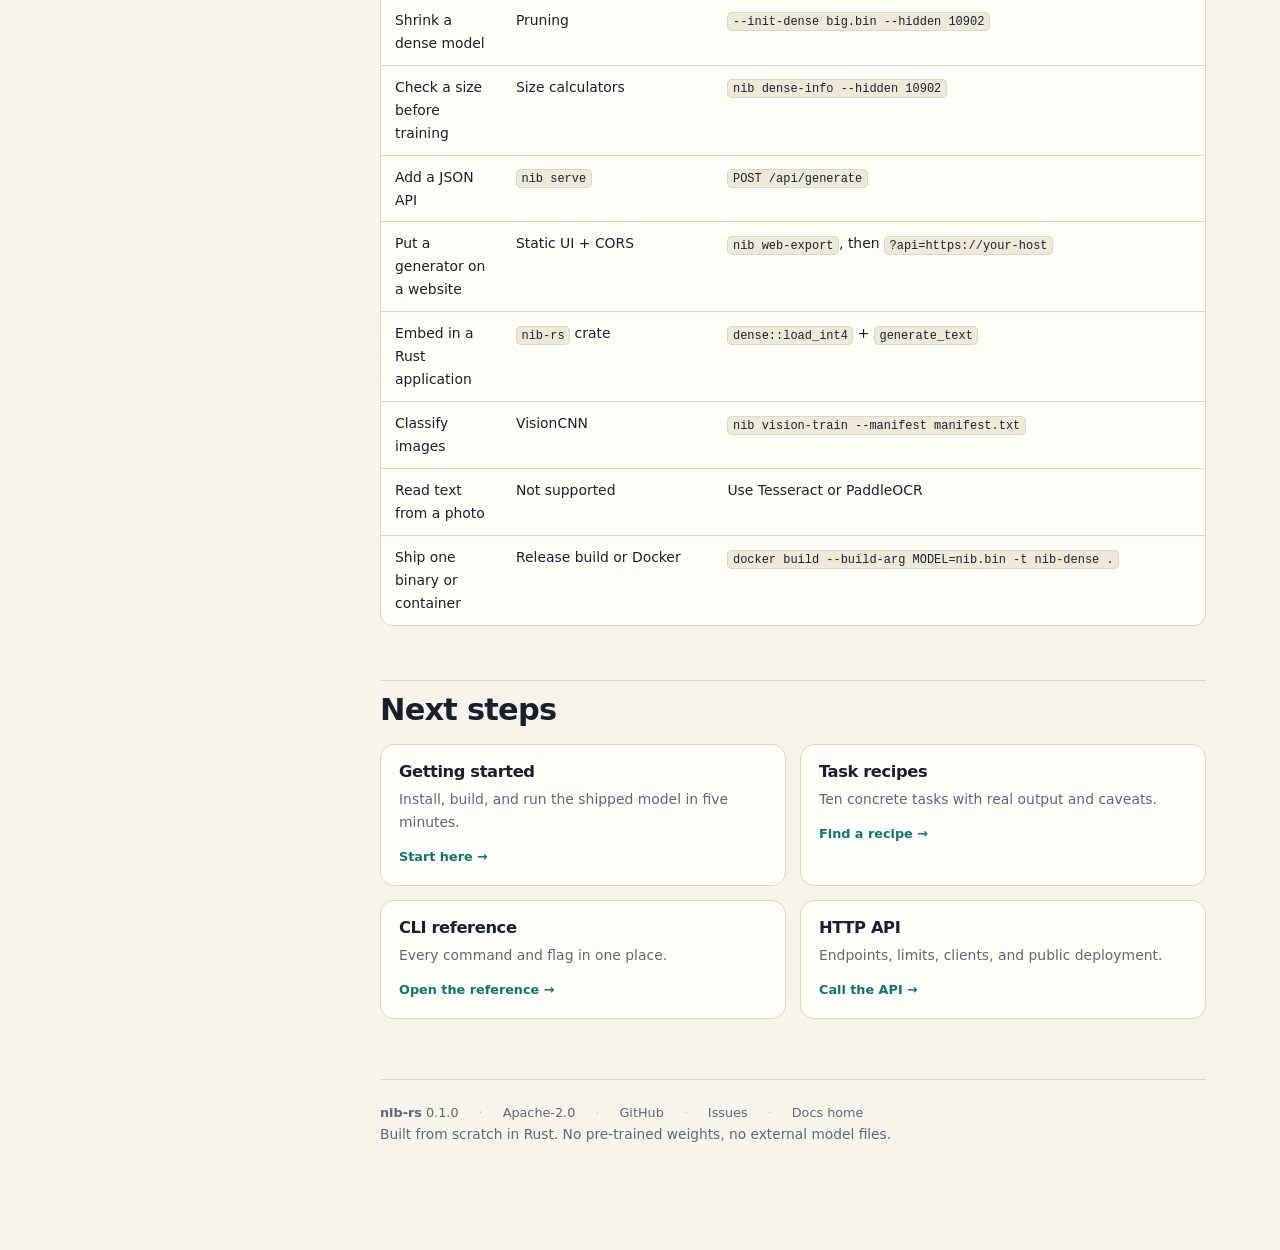
<file: docs/features.html>
<!doctype html>
<html lang="en">
<head>
<meta charset="utf-8">
<meta name="viewport" content="width=device-width, initial-scale=1">
<title>Features &amp; usage · nib-rs docs</title>
<meta name="description" content="Complete nib-rs feature guide: every model, training command, size calculator, HTTP endpoint, UI option, Rust API, vision feature, and deployment path with exact usage.">
<meta name="theme-color" content="#0f766e">
<link rel="canonical" href="https://vamshavardhan50.github.io/nib-ai/docs/features.html">
<meta property="og:type" content="website">
<meta property="og:site_name" content="nib-rs docs">
<meta property="og:title" content="Features &amp; usage · nib-rs docs">
<meta property="og:description" content="Complete nib-rs feature guide: every model, training command, size calculator, HTTP endpoint, UI option, Rust API, vision feature, and deployment path with exact usage.">
<meta property="og:url" content="https://vamshavardhan50.github.io/nib-ai/docs/features.html">
<meta name="twitter:card" content="summary">
<link rel="icon" href="data:image/svg+xml,%3Csvg xmlns='http://www.w3.org/2000/svg' viewBox='0 0 32 32'%3E%3Crect width='32' height='32' rx='8' fill='%230f766e'/%3E%3Ctext x='16' y='23' font-family='monospace' font-size='20' font-weight='bold' fill='%23e8fdf5' text-anchor='middle'%3En%3C/text%3E%3C/svg%3E">
<link rel="stylesheet" href="style.css">
<script>
  try {
    var saved = localStorage.getItem("nib-docs-theme");
    if (saved === "light" || saved === "dark") document.documentElement.dataset.theme = saved;
  } catch (e) {}
</script>
</head>
<body>
<a class="skip" href="#main">Skip to content</a>

<header class="topbar">
  <a class="brand" href="index.html" aria-label="nib-rs documentation home">
    <svg class="brand-mark" viewBox="0 0 24 24" fill="none" stroke="currentColor" stroke-width="2" stroke-linecap="round" stroke-linejoin="round" aria-hidden="true">
      <path d="M12 19l7-7 3 3-7 7-3-3z"></path>
      <path d="M18 13l-1.5-7.5L2 2l3.5 14.5L13 18l5-5z"></path>
      <path d="M2 2l7.586 7.586"></path>
      <circle cx="11" cy="11" r="2"></circle>
    </svg>
    <span class="brand-name">nib<span class="brand-suffix">-rs</span></span>
    <span class="brand-tag">docs</span>
  </a>
  <div class="topbar-actions">
    <a class="pill" href="../index.html" title="Open the browser UI">
      <svg viewBox="0 0 24 24" fill="none" stroke="currentColor" stroke-width="2" aria-hidden="true"><rect x="3" y="4" width="18" height="14" rx="2"></rect><path d="M8 21h8M12 18v3"></path></svg>
      <span class="label">Live UI</span>
    </a>
    <a class="pill" href="https://github.com/Vamshavardhan50/nib-ai" rel="noopener" title="GitHub repository">
      <svg viewBox="0 0 24 24" fill="currentColor" aria-hidden="true"><path d="M12 .5a11.5 11.5 0 0 0-3.64 22.42c.58.1.79-.25.79-.56v-2.17c-3.22.7-3.9-1.37-3.9-1.37-.53-1.34-1.29-1.7-1.29-1.7-1.05-.72.08-.71.08-.71 1.16.08 1.77 1.2 1.77 1.2 1.03 1.77 2.7 1.26 3.36.96.1-.75.4-1.26.73-1.55-2.57-.29-5.27-1.28-5.27-5.7 0-1.26.45-2.29 1.19-3.1-.12-.29-.52-1.46.11-3.05 0 0 .97-.31 3.18 1.18a11 11 0 0 1 5.8 0c2.2-1.49 3.17-1.18 3.17-1.18.63 1.59.23 2.76.12 3.05.74.81 1.18 1.84 1.18 3.1 0 4.43-2.7 5.4-5.28 5.69.41.36.78 1.06.78 2.14v3.17c0 .31.21.67.8.56A11.5 11.5 0 0 0 12 .5z"></path></svg>
      <span class="label">GitHub</span>
    </a>
    <button class="icon-btn" id="themeToggle" type="button" aria-label="Toggle theme">☾</button>
    <button class="icon-btn" id="menuToggle" type="button" aria-label="Open navigation" aria-expanded="false" aria-controls="sidebar">☰</button>
  </div>
</header>

<div class="shell">
  <aside class="sidebar" id="sidebar">
    <nav aria-label="Documentation">
      <p class="nav-label">Documentation</p>
      <a href="index.html">Overview</a>
        <a href="getting-started.html">Getting started</a>
        <a href="use-cases.html">What you can do</a>
        <a href="features.html">Features &amp; usage</a>
        <a href="cli.html">CLI reference</a>
        <a href="http-api.html">HTTP API</a>
        <a href="rust-api.html">Rust API</a>
        <a href="vision.html">Vision &amp; OCR</a>
        <a href="models.html">Models &amp; training</a>
        <a href="deployment.html">Deployment</a>
        <a href="faq.html">FAQ</a>
    </nav>
    <div class="toc" id="toc" aria-label="On this page"></div>
    <div class="sidebar-card">
      <span class="k">Shipped dense model</span>
      <span class="v">90,004,008 weights</span>
      <small>45,117,066 bytes · 4-bit · v0.1.0</small>
    </div>
  </aside>

  <main id="main">
    <article>
      <div class="crumbs"><a href="index.html">Docs</a> <span>/</span> <span>Features &amp; usage</span></div>
      
<section class="hero">
  <p class="eyebrow">Feature guide</p>
  <h1>Every feature, and exactly how to use it</h1>
  <p class="lead">
    A complete map of what ships in nib-rs: four model families, training and compression,
    serving and embedding, vision, the Rust library, and operations. Every feature names the
    command or API that activates it.
  </p>
  <div class="hero-actions">
    <a class="btn" href="getting-started.html">Get started</a>
    <a class="btn secondary" href="use-cases.html">Task recipes</a>
    <a class="btn secondary" href="cli.html">CLI reference</a>
  </div>
</section>

<h2 id="feature-map">Feature map</h2>
<div class="table-wrap">
<table>
  <thead><tr><th>Area</th><th>Features</th><th>Jump to</th></tr></thead>
  <tbody>
    <tr><td><strong>Models</strong></td><td>CharLM, TurboLM, DenseLM, VisionCNN</td><td><a href="#models">Four model families</a></td></tr>
    <tr><td><strong>Text training</strong></td><td>From-scratch training, tokenizer building, resume, fine-tune, prune, sampling</td><td><a href="#text">Text training and generation</a></td></tr>
    <tr><td><strong>Compression</strong></td><td>Low-rank Turbo, int8, dense 4-bit, size calculators, materialization</td><td><a href="#compression">Size planning and compression</a></td></tr>
    <tr><td><strong>Serving</strong></td><td>HTTP JSON API, CORS, OpenAPI, browser UI, static export, iframe embedding, Docker</td><td><a href="#serving">Serving, UI, and embedding</a></td></tr>
    <tr><td><strong>Vision</strong></td><td>CNN training, image classification, single-glyph recognition</td><td><a href="#vision">Vision</a></td></tr>
    <tr><td><strong>Library</strong></td><td>Tensors, layers, optimizers, models, trainers, quantization, web, vision</td><td><a href="#library">Rust library</a></td></tr>
    <tr><td><strong>Operations</strong></td><td>Release build, tests, docs build, Docker, Pages, benchmarks, memory</td><td><a href="#operations">Build, test, deploy</a></td></tr>
  </tbody>
</table>
</div>

<h2 id="models">Four model families</h2>
<div class="table-wrap">
<table>
  <thead><tr><th>Model</th><th>What it is</th><th>Artifact</th><th>Commands</th></tr></thead>
  <tbody>
    <tr>
      <td><strong>CharLM</strong></td>
      <td>A plain character-level MLP with JSON weights. Small, readable, fully configurable.</td>
      <td><code>model.json</code></td>
      <td><code>train</code>, <code>generate</code></td>
    </tr>
    <tr>
      <td><strong>TurboLM</strong></td>
      <td>A low-rank 100M-shape model. 994,572 independent stored weights, int8 on disk.</td>
      <td><code>turbo.bin</code> · 994,656 bytes</td>
      <td><code>turbo-info</code>, <code>turbo-train</code>, <code>turbo-generate</code></td>
    </tr>
    <tr>
      <td><strong>DenseLM</strong></td>
      <td>A true dense model: 90,004,008 independent weights, 4-bit on disk.</td>
      <td><code>nib.bin</code> · 45,117,066 bytes</td>
      <td><code>dense-info</code>, <code>dense-build</code>, <code>dense-train</code>, <code>dense-generate</code></td>
    </tr>
    <tr>
      <td><strong>VisionCNN</strong></td>
      <td>A convolutional image classifier. 1,898 weights at 16×16 with 10 classes.</td>
      <td><code>vision.json</code></td>
      <td><code>vision-train</code>, <code>vision-predict</code></td>
    </tr>
  </tbody>
</table>
</div>
<p class="muted small">
  All four start from random weights and learn from data you provide. No pre-trained checkpoint,
  GGUF, ONNX file, or external model artifact is loaded.
</p>

<h2 id="text">Text training and generation</h2>

<h3>CharLM: the readable baseline</h3>
<p>
  Use CharLM when you want to read or modify the whole pipeline. It is a plain MLP with JSON
  weights, so you can inspect every number. It is the simplest model to read and modify, and the
  best starting point for learning.
</p>
<pre><code>nib train --input shakespeare.txt --output model.json --tokenizer tokenizer.json --context 8 --hidden 64 --embed 16 --lr 0.1 --epochs 200 --optimizer sgd
nib generate --model model.json --tokenizer tokenizer.json --seed "ROMEO: " --length 200 --temperature 0.8</code></pre>
<div class="table-wrap">
<table>
  <thead><tr><th>Flag</th><th>Default</th><th>Use</th></tr></thead>
  <tbody>
    <tr><td><code>--context</code></td><td><code>8</code></td><td>Characters of history per prediction</td></tr>
    <tr><td><code>--hidden</code></td><td><code>64</code></td><td>MLP hidden width</td></tr>
    <tr><td><code>--embed</code></td><td><code>16</code></td><td>Character embedding width</td></tr>
    <tr><td><code>--lr</code></td><td><code>0.1</code></td><td>Learning rate</td></tr>
    <tr><td><code>--epochs</code></td><td><code>200</code></td><td>Training passes</td></tr>
    <tr><td><code>--optimizer</code></td><td><code>sgd</code></td><td><code>sgd</code> or <code>adam</code></td></tr>
  </tbody>
</table>
</div>

<h3>TurboLM: the fast, compact model</h3>
<p>
  Turbo is the interactive choice. It keeps a 100M-entry shape as two low-rank factors (rank 30)
  and stores them as int8, so the file is under 1 MB. Generation is roughly two orders of
  magnitude cheaper than dense.
</p>
<pre><code>nib turbo-info --tokenizer tokenizer.json
nib turbo-train --input shakespeare-200k.txt --output turbo.bin --tokenizer tokenizer.json --target 100000000 --context 64 --embed 128 --rank 30 --lr 0.05 --epochs 5 --batch-size 32 --max-samples 0
nib turbo-generate --model turbo.bin --tokenizer tokenizer.json --seed "ROMEO: " --length 200 --temperature 0.7</code></pre>
<p>Real <code>turbo-info</code> output for the shipped shape:</p>
<pre><code>Turbo compact language model
shape: vocab=62 context=64 embed=128 hidden=12114 rank=30
logical (dense) parameters: 100009068 (100.01M)
stored parameters:          994572 (0.995M)
estimated file size:        994656 bytes (0.995 MB)
dense f32 equivalent:       400.0 MB
compression vs f32:         402x</code></pre>

<h3>DenseLM: the real 90M-weight model</h3>
<p>
  Dense stores every weight, quantized to 4 bits with per-row scales. It is the artifact to use
  when you need a genuine dense model under 50 MB, not a low-rank approximation. It is much
  slower per character.
</p>
<pre><code>nib dense-info --tokenizer tokenizer.json --hidden 10902
nib dense-build --turbo turbo.bin --output dense-100m.bin --tokenizer tokenizer.json
nib dense-train --input shakespeare-200k.txt --output nib.bin --tokenizer tokenizer.json --init-dense dense-100m.bin --hidden 10902 --lr 0.02 --epochs 3 --batch-size 128 --max-samples 20000
nib dense-generate --model nib.bin --tokenizer tokenizer.json --seed "ROMEO: " --length 120 --temperature 0.7</code></pre>
<p>Real <code>dense-info</code> output for the shipped model:</p>
<pre><code>Dense language model (4-bit)
shape: vocab=62 context=64 embed=128 hidden=10902
dense parameters:          90004008 (90.00M)
4-bit file estimate:       45117066 bytes (45.12 MB)
dense f32 equivalent:      360.0 MB</code></pre>

<h3>Resume, fine-tune, and prune</h3>
<div class="table-wrap">
<table>
  <thead><tr><th>Goal</th><th>Flags</th><th>Behavior</th></tr></thead>
  <tbody>
    <tr><td>Continue a dense checkpoint</td><td><code>--init-dense existing.bin</code></td><td>Loads the model and the tokenizer you pass; trains further</td></tr>
    <tr><td>Prune then fine-tune</td><td><code>--init-dense big.bin --hidden 10902</code></td><td>Ranks hidden units by outgoing <code>fc2</code> row norm, keeps the strongest, restores order, then trains</td></tr>
    <tr><td>Keep every hidden unit</td><td><code>--init-dense existing.bin --hidden 0</code></td><td>No pruning; pure continued training</td></tr>
    <tr><td>Expand Turbo into dense</td><td><code>--init-turbo turbo.bin</code></td><td>Materializes the low-rank factors into dense matrices, then fine-tunes</td></tr>
    <tr><td>Train from random weights</td><td><code>--target 100000000 --context 64 --embed 128</code></td><td>Builds a new tokenizer from the input text</td></tr>
  </tbody>
</table>
</div>
<div class="callout">
  <strong>Tokenizer behavior</strong>
  <p>
    <code>train</code>, <code>turbo-train</code>, and random-init <code>dense-train</code> build a
    character tokenizer from the input text and write it to <code>--tokenizer</code>. The
    <code>--init-turbo</code> and <code>--init-dense</code> paths load the existing tokenizer and
    require its vocabulary to match the model. Always generate with the tokenizer that belongs to
    the model.
  </p>
</div>

<h3>Sampling controls</h3>
<div class="table-wrap">
<table>
  <thead><tr><th>Flag</th><th>Effect</th></tr></thead>
  <tbody>
    <tr><td><code>--seed</code></td><td>Prompt text. Short prompts are repeated to fill the context; long prompts keep the last 64 characters.</td></tr>
    <tr><td><code>--length</code></td><td>Characters to generate.</td></tr>
    <tr><td><code>--temperature</code></td><td>Lower is safer and more repetitive; higher is more random. 0.6–0.8 is a good start.</td></tr>
    <tr><td><code>--model</code></td><td>Path to <code>model.json</code>, <code>turbo.bin</code>, or <code>nib.bin</code>.</td></tr>
    <tr><td><code>--tokenizer</code></td><td>Must match the model vocabulary.</td></tr>
  </tbody>
</table>
</div>

<h2 id="compression">Size planning and compression</h2>
<p>
  Two calculators let you check a configuration before spending time on training. Both are
  instant and require no model file.
</p>
<div class="table-wrap">
<table>
  <thead><tr><th>Command</th><th>What it reports</th><th>Example</th></tr></thead>
  <tbody>
    <tr><td><code>nib turbo-info</code></td><td>Logical vs stored parameters, estimated file bytes, f32 equivalent, compression ratio</td><td><code>--target 100000000 --rank 30 --tokenizer tokenizer.json</code></td></tr>
    <tr><td><code>nib dense-info</code></td><td>Dense parameter count and 4-bit file estimate for a hidden width</td><td><code>--hidden 10902 --tokenizer tokenizer.json</code></td></tr>
    <tr><td><code>nib dense-build</code></td><td>Materializes Turbo factors into a true dense 4-bit file</td><td><code>--turbo turbo.bin --output dense-100m.bin</code></td></tr>
  </tbody>
</table>
</div>
<div class="grid two">
  <div class="card">
    <h3>Turbo format</h3>
    <ul>
      <li>Magic <code>CTURBO01</code></li>
      <li>Int8 weights with per-row scales</li>
      <li>994,656 bytes for the shipped shape</li>
      <li>100.01M logical / 994,572 stored parameters</li>
    </ul>
  </div>
  <div class="card">
    <h3>Dense format</h3>
    <ul>
      <li>Magic <code>CDENSE4\0</code></li>
      <li>4-bit weights with per-row scales</li>
      <li>45,117,066 bytes for 90,004,008 weights</li>
      <li>Fully dense matrices, not factors</li>
    </ul>
  </div>
</div>
<p>
  A 100M dense model at 4 bits is 50,128,686 bytes, slightly over 50 MB. Pruning to 10,902 hidden
  units gives 90,004,008 weights and 45,117,066 bytes. The 100M configuration remains available
  with <code>dense-build</code> or a random-init <code>dense-train</code>.
</p>

<h2 id="serving">Serving, UI, and embedding</h2>
<h3>Start the server</h3>
<pre><code>nib serve --model turbo.bin --tokenizer tokenizer.json --host 0.0.0.0 --port 8080</code></pre>
<p>
  The server auto-detects Turbo or dense by the first eight bytes. It prints its URLs at startup.
  Use <code>127.0.0.1</code> for local-only access and <code>0.0.0.0</code> in Docker or behind a
  proxy.
</p>

<h3>Endpoints</h3>
<div class="table-wrap">
<table>
  <thead><tr><th>Method</th><th>Path</th><th>Purpose</th><th>Notes</th></tr></thead>
  <tbody>
    <tr><td><code>GET</code></td><td><code>/</code></td><td>Browser UI</td><td>Single embedded HTML file</td></tr>
    <tr><td><code>GET</code></td><td><code>/health</code></td><td>Liveness probe</td><td>Returns <code>{"status":"ok"}</code></td></tr>
    <tr><td><code>GET</code></td><td><code>/api/info</code></td><td>Model metadata</td><td>Name, format, parameters, config, file size, endpoints</td></tr>
    <tr><td><code>POST</code></td><td><code>/api/generate</code></td><td>Generate text</td><td>JSON body; <code>GET</code> returns 405</td></tr>
    <tr><td><code>GET</code></td><td><code>/openapi.json</code></td><td>OpenAPI 3.1 document</td><td>For tooling and client generation</td></tr>
    <tr><td><code>GET</code></td><td><code>/favicon.ico</code></td><td>Empty icon</td><td>204 No Content</td></tr>
    <tr><td><code>OPTIONS</code></td><td>any path</td><td>CORS preflight</td><td>204 with <code>Access-Control-Allow-Origin: *</code></td></tr>
  </tbody>
</table>
</div>

<h3>Generation request</h3>
<pre><code>curl -s -X POST http://127.0.0.1:8080/api/generate -H "content-type: application/json" -d '{"prompt":"ROMEO: ","length":80,"temperature":0.7}'</code></pre>
<div class="table-wrap">
<table>
  <thead><tr><th>Field</th><th>Type</th><th>Default</th><th>Limits</th></tr></thead>
  <tbody>
    <tr><td><code>prompt</code></td><td>string</td><td>Built-in Shakespeare prompt</td><td>Max 4,096 characters</td></tr>
    <tr><td><code>length</code></td><td>integer</td><td>300</td><td>Clamped to 1–2,000</td></tr>
    <tr><td><code>temperature</code></td><td>number</td><td>0.8</td><td>Clamped to 0.01–2.0; non-finite falls back to 0.8</td></tr>
  </tbody>
</table>
</div>
<p>The request body is limited to 64 KB. The response shape is:</p>
<pre><code>{"text":"...","prompt":"ROMEO: ","length":80,"temperature":0.7,"ms":123}</code></pre>
<div class="table-wrap">
<table>
  <thead><tr><th>Response field</th><th>Meaning</th></tr></thead>
  <tbody>
    <tr><td><code>text</code></td><td>Prompt plus generated continuation</td></tr>
    <tr><td><code>prompt</code></td><td>The prompt that was used</td></tr>
    <tr><td><code>length</code></td><td>Effective, clamped length</td></tr>
    <tr><td><code>temperature</code></td><td>Effective, clamped temperature</td></tr>
    <tr><td><code>ms</code></td><td>Server-side generation time in milliseconds</td></tr>
  </tbody>
</table>
</div>

<h3>Browser UI</h3>
<ul>
  <li>Prompt box, length and temperature controls, copy button.</li>
  <li>Ready-to-copy <code>&lt;iframe&gt;</code> snippet.</li>
  <li>Model badge from <code>/api/info</code>.</li>
  <li>Endpoint resolution: <code>?api=</code> query, then <code>localStorage</code> key <code>nib-api</code>, then the page's own origin when it is served by <code>nib serve</code> on a non-static host; otherwise empty.</li>
  <li>Static export with <code>nib web-export --output index.html</code>.</li>
</ul>
<pre><code>&lt;iframe src="https://your-api-host/" width="100%" height="760" style="border:0;border-radius:16px" title="nib-rs language model"&gt;&lt;/iframe&gt;</code></pre>
<p>If the UI is the static Pages copy, pass the API host explicitly:</p>
<pre><code>https://vamshavardhan50.github.io/nib-ai/?api=https://your-api-host</code></pre>

<h3>Docker and public hosting</h3>
<pre><code>docker build -t nib-turbo .
docker run --rm -p 8080:8080 nib-turbo

docker build --build-arg MODEL=nib.bin -t nib-dense .
docker run --rm -p 8080:8080 --memory=1g nib-dense</code></pre>
<div class="callout warn">
  <strong>No public API is hosted for you</strong>
  <p>
    GitHub Pages serves the static UI and docs only. Start <code>nib serve</code> locally or
    deploy it to a VPS, Render, Railway, Fly.io, Cloud Run, or Docker host. The full endpoint
    walkthrough, tunnels, HTTPS, and UI connection steps are in
    <a href="http-api.html#endpoint">HTTP API → What is the endpoint?</a>.
  </p>
</div>

<h2 id="vision">Vision</h2>
<p>
  <code>VisionCNN</code> is a from-scratch convolutional classifier: one image in, one label and
  one confidence out. It supports binary and small multi-class image classification. It is
  <strong>not OCR</strong>: there is no detection, segmentation, or sequence decoder.
</p>
<pre><code>nib vision-train --manifest manifest.txt --output vision.json --image-size 32 --channels 3 --classes 2 --epochs 20 --batch-size 16 --lr 0.01
nib vision-predict --model vision.json --image data/cats/new.jpg --classes classes.txt</code></pre>
<div class="table-wrap">
<table>
  <thead><tr><th>Result</th><th>Value</th></tr></thead>
  <tbody>
    <tr><td>Held-out handwritten digits</td><td><strong>95.33%</strong> (286/300)</td></tr>
    <tr><td>Training data</td><td>1,497 images, 10 classes, 16×16 grayscale</td></tr>
    <tr><td>Training time</td><td>13.5 s for 30 epochs</td></tr>
    <tr><td>Model file</td><td>49,200 bytes of JSON</td></tr>
  </tbody>
</table>
</div>
<p>
  For the single-glyph OCR-adjacent recipe, failure modes, and production OCR alternatives, see
  <a href="vision.html">Vision &amp; OCR</a>. Vision is CLI/Rust only;
  <code>nib serve</code> does not load <code>vision.json</code>.
</p>

<h2 id="library">Rust library</h2>
<pre><code>[dependencies]
nib-rs = { git = "https://github.com/Vamshavardhan50/nib-ai.git" }

# or a local checkout:
# nib-rs = { path = "../nib-ai" }</code></pre>
<div class="table-wrap">
<table>
  <thead><tr><th>Export</th><th>Use</th></tr></thead>
  <tbody>
    <tr><td><code>CharLM</code>, <code>ModelConfig</code>, <code>Tokenizer</code>, <code>Trainer</code></td><td>Plain character model, training, encode/decode</td></tr>
    <tr><td><code>TurboLM</code>, <code>TurboConfig</code>, <code>TurboTrainer</code>, <code>generate_text</code></td><td>Compact low-rank model and sampling</td></tr>
    <tr><td><code>dense::load_int4</code>, <code>dense::save_int4</code>, <code>dense::prune_hidden</code>, <code>DenseTrainer</code></td><td>Dense 4-bit model, pruning, training</td></tr>
    <tr><td><code>Tensor1</code>, <code>Tensor2</code>, <code>Linear</code>, <code>Embedding</code>, <code>Init</code></td><td>From-scratch tensor and layer primitives</td></tr>
    <tr><td><code>SGD</code>, <code>Adam</code></td><td>Optimizer hyperparameters</td></tr>
    <tr><td><code>VisionCNN</code>, <code>VisionTrainer</code>, <code>load_image</code>, <code>load_manifest</code>, <code>Tensor4</code></td><td>Image classification and training</td></tr>
    <tr><td><code>web::serve</code>, <code>web::index_html</code></td><td>Embed the HTTP server or the UI</td></tr>
  </tbody>
</table>
</div>
<pre><code>use nib_rs::{CharLM, ModelConfig, Tokenizer, Trainer};

let tok = Tokenizer::from_text("hello world");
let config = ModelConfig { vocab_size: tok.vocab_size(), ..Default::default() };
let model = CharLM::new(config);
let mut trainer = Trainer::new(model, "sgd".into(), 0.1);

let ids = tok.encode("hello world");
let ctx = ids[..trainer.model.config.context].to_vec();
let target = ids[trainer.model.config.context];
let loss = trainer.train_step(&amp;[(ctx, target)]);
println!("loss: {loss:.4}");</code></pre>
<pre><code>let mut model = nib_rs::dense::load_int4("nib.bin")?;
let tok = Tokenizer::load("tokenizer.json")?;
let text = nib_rs::dense::generate_text(&amp;mut model, &amp;tok, "ROMEO: ", 120, 0.7);
println!("{text}");</code></pre>
<pre><code>let mut model = nib_rs::VisionCNN::load("vision.json")?;
let image = nib_rs::load_image("glyph.png", model.input_h, model.input_w, model.input_channels)?;
let probs = model.predict(&amp;image);
let (class, confidence) = probs.iter().enumerate().max_by(|a, b| a.1.partial_cmp(b.1).unwrap()).unwrap();
println!("class {class} at {confidence:.4}");</code></pre>

<h2 id="operations">Build, test, deploy</h2>
<div class="table-wrap">
<table>
  <thead><tr><th>Task</th><th>Command</th><th>Result</th></tr></thead>
  <tbody>
    <tr><td>Release build</td><td><code>cargo build --release</code> or <code>.\build.ps1 -Release</code></td><td><code>target/release/nib</code>, 3,041,792 bytes</td></tr>
    <tr><td>Run tests</td><td><code>cargo test</code> or <code>.\build.ps1 -Test</code></td><td>27 unit tests + 1 doc test</td></tr>
    <tr><td>Build docs</td><td><code>node docs/build.mjs</code></td><td>Static HTML in <code>docs/</code></td></tr>
    <tr><td>Static UI</td><td><code>nib web-export --output index.html</code></td><td>Hostable single-file UI</td></tr>
    <tr><td>Docker</td><td><code>docker build --build-arg MODEL=nib.bin -t nib-dense .</code></td><td>Container on port 8080</td></tr>
    <tr><td>Pages</td><td>Commit <code>index.html</code> and <code>docs/</code> to <code>main</code></td><td>UI and docs on GitHub Pages</td></tr>
  </tbody>
</table>
</div>
<p>
  Windows builds use <code>build.ps1</code>, which adds MinGW and selects the GNU Rust toolchain.
  Cargo is not assumed to be on the default PATH.
</p>

<h3>Measured performance</h3>
<div class="table-wrap">
<table>
  <thead><tr><th>Workload</th><th>Result</th><th>Notes</th></tr></thead>
  <tbody>
    <tr><td>Turbo generation</td><td>200 characters in 150 ms</td><td>Through the HTTP API</td></tr>
    <tr><td>Dense generation</td><td>20 characters in 1.7 s</td><td>Through the HTTP API</td></tr>
    <tr><td>Dense generation</td><td>120 characters in ~11 s</td><td>CLI, ~90 ms/char</td></tr>
    <tr><td>Dense fine-tune</td><td>~0.035 s/sample</td><td>Batch 128</td></tr>
    <tr><td>Turbo memory</td><td>Under ~20 MB</td><td>Interactive demos</td></tr>
    <tr><td>Dense memory</td><td>~360–400 MB</td><td>f32 weights; allow 1 GB in containers</td></tr>
  </tbody>
</table>
</div>

<h2 id="limits">What it cannot do</h2>
<div class="table-wrap">
<table>
  <thead><tr><th>Not supported</th><th>Reason or alternative</th></tr></thead>
  <tbody>
    <tr><td>Chat, question answering, instruction following</td><td>Character-level next-token model with no instruction tuning</td></tr>
    <tr><td>World knowledge or factual recall</td><td>Only patterns in the training corpus</td></tr>
    <tr><td>Long context</td><td>64 characters; longer prompts keep the last 64</td></tr>
    <tr><td>OCR or reading text from photos</td><td>Single-label CNN only; use Tesseract, PaddleOCR, EasyOCR, or docTR</td></tr>
    <tr><td>Object detection or segmentation</td><td>The vision model classifies a whole crop</td></tr>
    <tr><td>GPU training or inference</td><td>CPU, single thread, <code>ndarray</code></td></tr>
    <tr><td>Token streaming</td><td>The API returns the full string</td></tr>
    <tr><td>Built-in auth, TLS, or rate limiting</td><td>Put a reverse proxy in front</td></tr>
    <tr><td>100B parameters under 100 MB</td><td>Physically impossible: 100B at 1 bit is ~12.5 GB</td></tr>
  </tbody>
</table>
</div>

<h2 id="chooser">Pick a feature by goal</h2>
<div class="table-wrap">
<table>
  <thead><tr><th>I want to…</th><th>Use</th><th>Start with</th></tr></thead>
  <tbody>
    <tr><td>Generate text quickly on CPU</td><td>TurboLM</td><td><code>nib turbo-generate --model turbo.bin --tokenizer tokenizer.json</code></td></tr>
    <tr><td>Use every one of 90M dense weights</td><td>DenseLM</td><td><code>nib dense-generate --model nib.bin --tokenizer tokenizer.json</code></td></tr>
    <tr><td>Train on my own notes, lyrics, code, or logs</td><td>Any text trainer</td><td><code>nib turbo-train --input mydata.txt --output my-turbo.bin</code></td></tr>
    <tr><td>Continue an existing dense run</td><td><code>dense-train --init-dense</code></td><td><code>--init-dense nib.bin --epochs 1</code></td></tr>
    <tr><td>Shrink a dense model</td><td>Pruning</td><td><code>--init-dense big.bin --hidden 10902</code></td></tr>
    <tr><td>Check a size before training</td><td>Size calculators</td><td><code>nib dense-info --hidden 10902</code></td></tr>
    <tr><td>Add a JSON API</td><td><code>nib serve</code></td><td><code>POST /api/generate</code></td></tr>
    <tr><td>Put a generator on a website</td><td>Static UI + CORS</td><td><code>nib web-export</code>, then <code>?api=https://your-host</code></td></tr>
    <tr><td>Embed in a Rust application</td><td><code>nib-rs</code> crate</td><td><code>dense::load_int4</code> + <code>generate_text</code></td></tr>
    <tr><td>Classify images</td><td>VisionCNN</td><td><code>nib vision-train --manifest manifest.txt</code></td></tr>
    <tr><td>Read text from a photo</td><td>Not supported</td><td>Use Tesseract or PaddleOCR</td></tr>
    <tr><td>Ship one binary or container</td><td>Release build or Docker</td><td><code>docker build --build-arg MODEL=nib.bin -t nib-dense .</code></td></tr>
  </tbody>
</table>
</div>

<h2>Next steps</h2>
<div class="grid two">
  <a class="card" href="getting-started.html"><h3>Getting started</h3><p>Install, build, and run the shipped model in five minutes.</p><div class="card-arrow">Start here →</div></a>
  <a class="card" href="use-cases.html"><h3>Task recipes</h3><p>Ten concrete tasks with real output and caveats.</p><div class="card-arrow">Find a recipe →</div></a>
  <a class="card" href="cli.html"><h3>CLI reference</h3><p>Every command and flag in one place.</p><div class="card-arrow">Open the reference →</div></a>
  <a class="card" href="http-api.html"><h3>HTTP API</h3><p>Endpoints, limits, clients, and public deployment.</p><div class="card-arrow">Call the API →</div></a>
</div>

      <footer class="footer">
        <div class="footer-row">
          <span><strong>nib-rs</strong> 0.1.0</span>
          <span class="dotsep">·</span>
          <span>Apache-2.0</span>
          <span class="dotsep">·</span>
          <a href="https://github.com/Vamshavardhan50/nib-ai" rel="noopener">GitHub</a>
          <span class="dotsep">·</span>
          <a href="https://github.com/Vamshavardhan50/nib-ai/issues" rel="noopener">Issues</a>
          <span class="dotsep">·</span>
          <a href="index.html">Docs home</a>
        </div>
        <p class="small muted">Built from scratch in Rust. No pre-trained weights, no external model files.</p>
      </footer>
    </article>
  </main>
</div>

<script src="docs.js" defer></script>
</body>
</html>
</file>
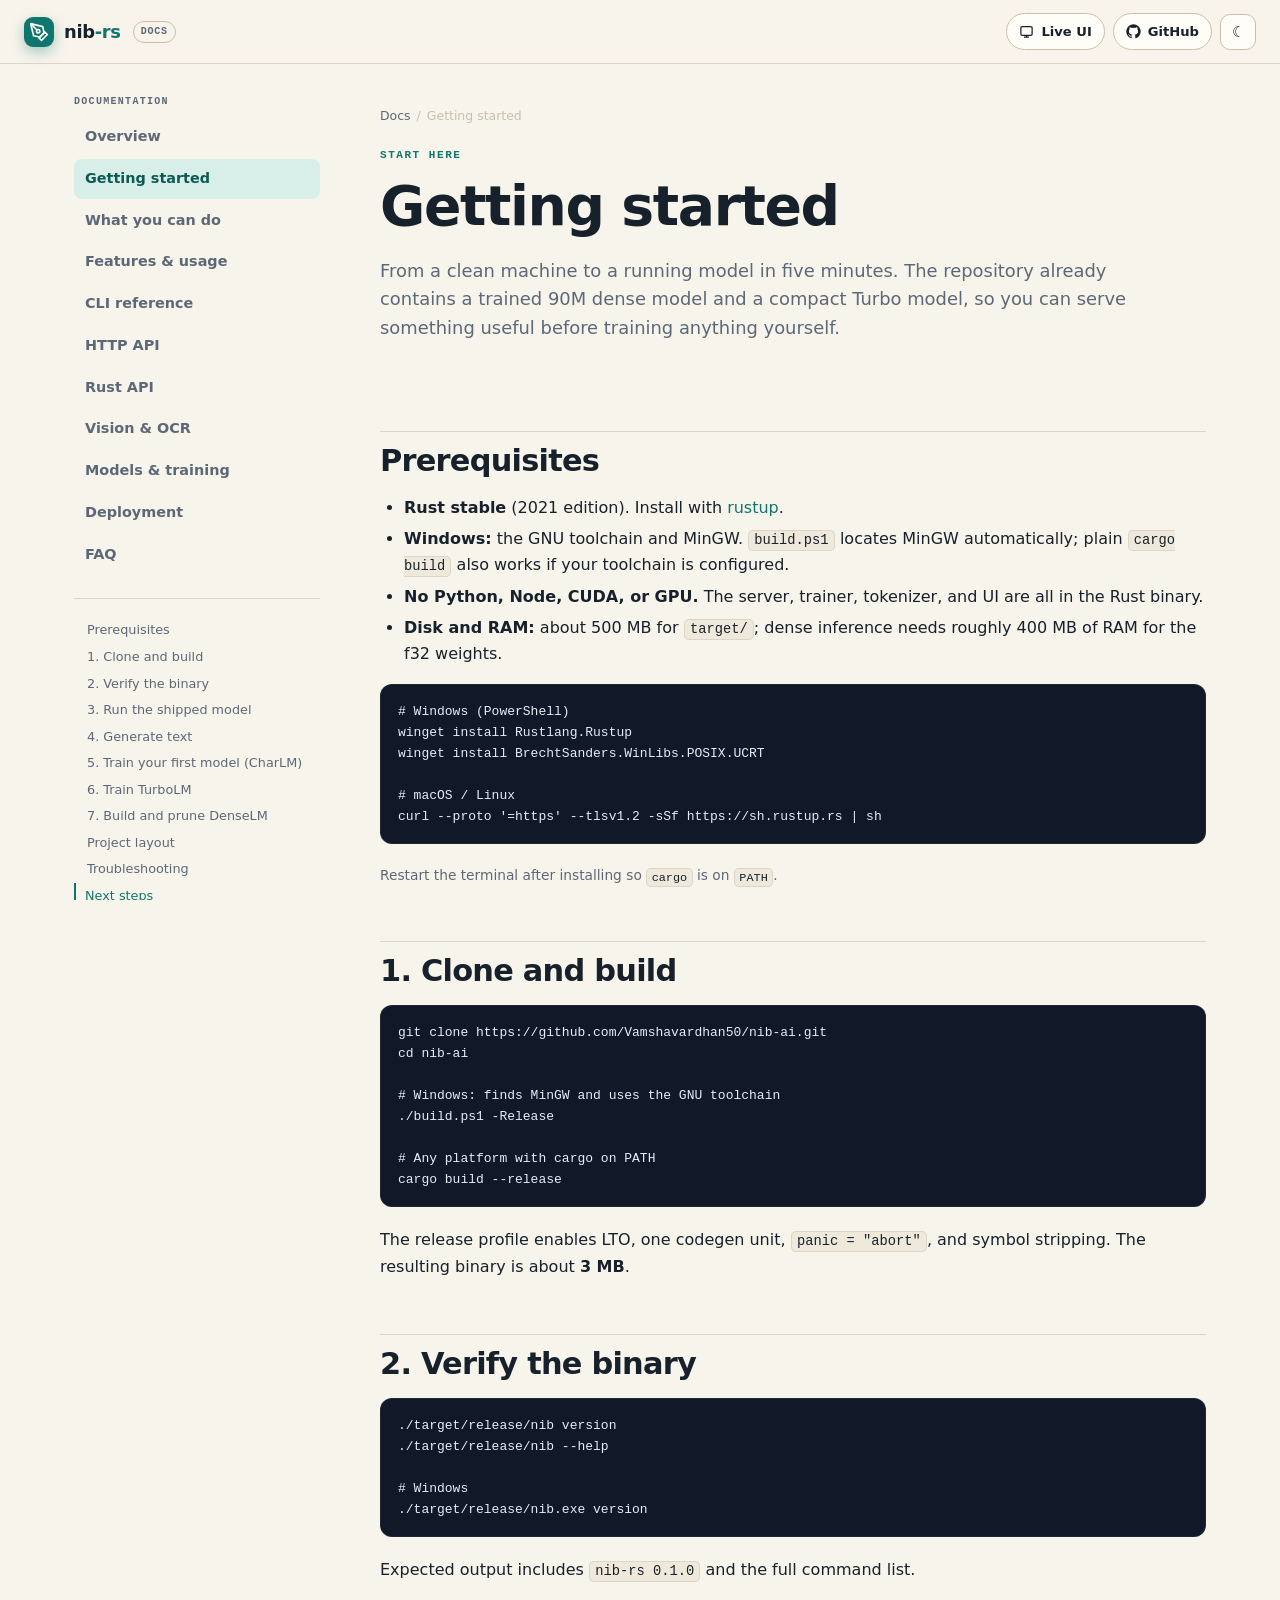
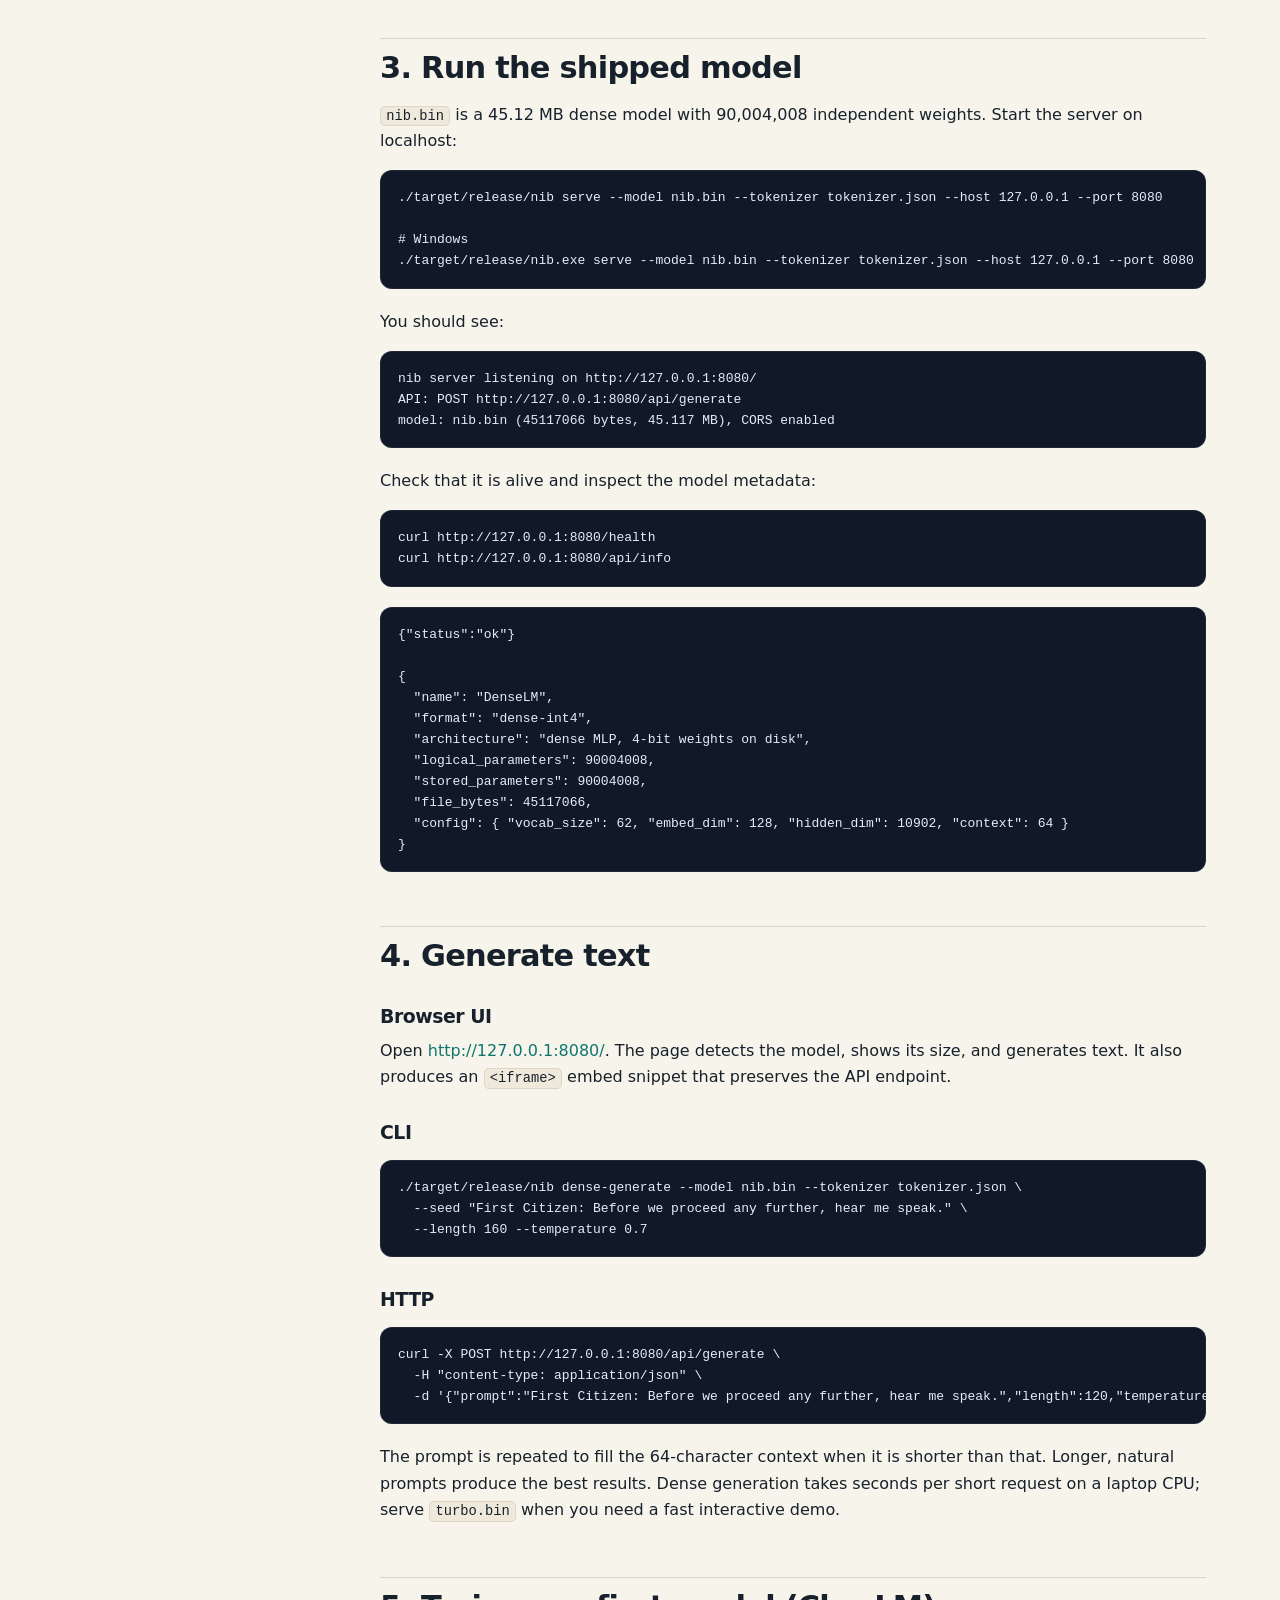
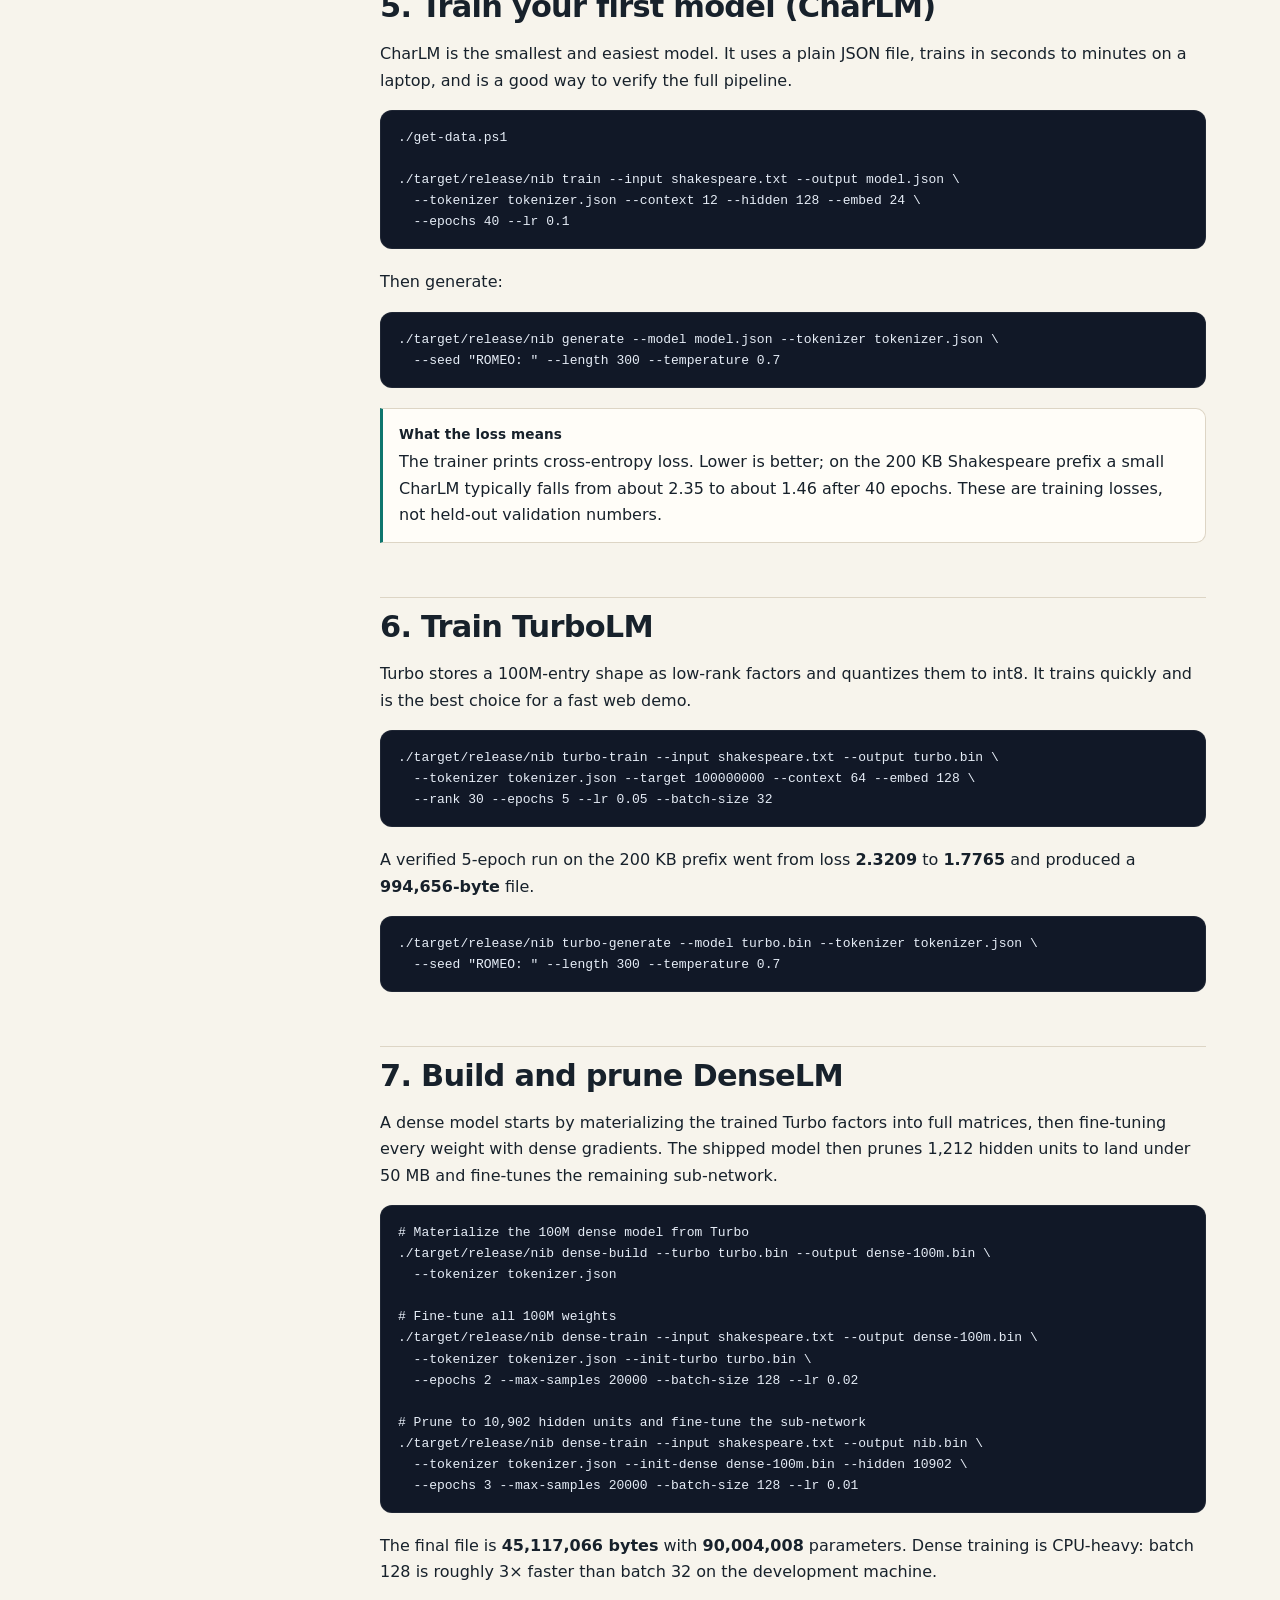
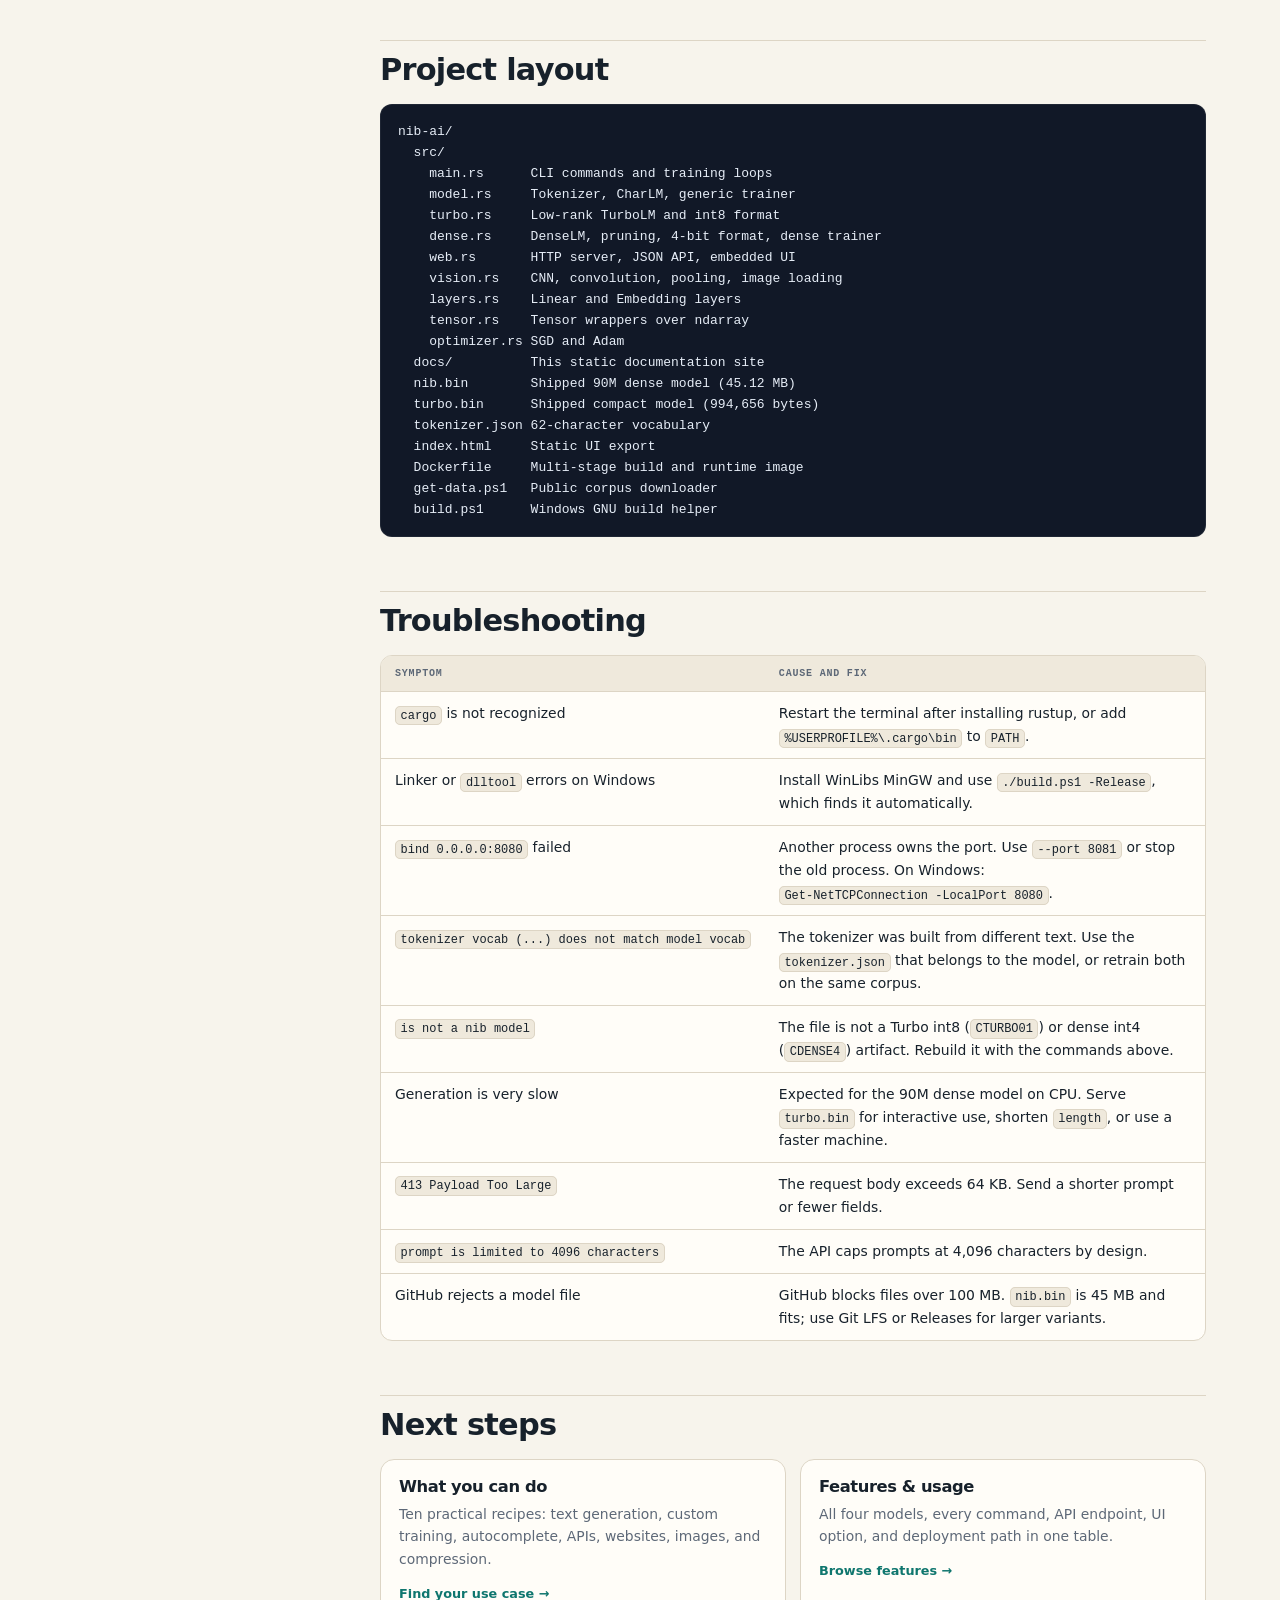
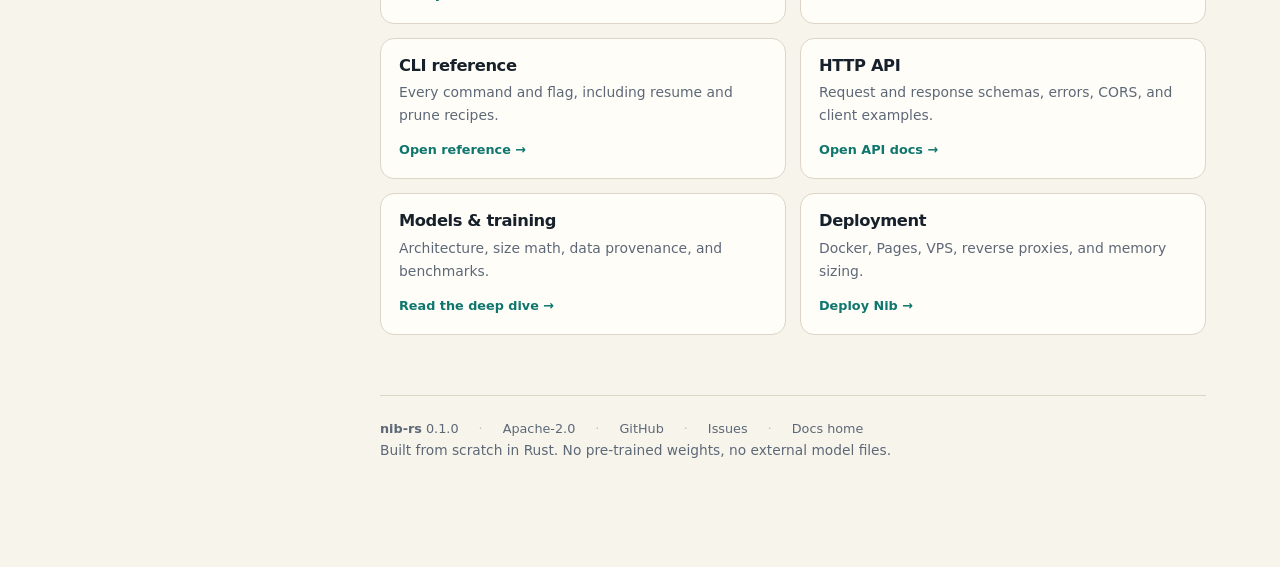
<file: docs/getting-started.html>
<!doctype html>
<html lang="en">
<head>
<meta charset="utf-8">
<meta name="viewport" content="width=device-width, initial-scale=1">
<title>Getting started · nib-rs docs</title>
<meta name="description" content="Install Rust, build nib-rs, serve the shipped 90M dense model, call the API, and train your first character-level model.">
<meta name="theme-color" content="#0f766e">
<link rel="canonical" href="https://vamshavardhan50.github.io/nib-ai/docs/getting-started.html">
<meta property="og:type" content="website">
<meta property="og:site_name" content="nib-rs docs">
<meta property="og:title" content="Getting started · nib-rs docs">
<meta property="og:description" content="Install Rust, build nib-rs, serve the shipped 90M dense model, call the API, and train your first character-level model.">
<meta property="og:url" content="https://vamshavardhan50.github.io/nib-ai/docs/getting-started.html">
<meta name="twitter:card" content="summary">
<link rel="icon" href="data:image/svg+xml,%3Csvg xmlns='http://www.w3.org/2000/svg' viewBox='0 0 32 32'%3E%3Crect width='32' height='32' rx='8' fill='%230f766e'/%3E%3Ctext x='16' y='23' font-family='monospace' font-size='20' font-weight='bold' fill='%23e8fdf5' text-anchor='middle'%3En%3C/text%3E%3C/svg%3E">
<link rel="stylesheet" href="style.css">
<script>
  try {
    var saved = localStorage.getItem("nib-docs-theme");
    if (saved === "light" || saved === "dark") document.documentElement.dataset.theme = saved;
  } catch (e) {}
</script>
</head>
<body>
<a class="skip" href="#main">Skip to content</a>

<header class="topbar">
  <a class="brand" href="index.html" aria-label="nib-rs documentation home">
    <svg class="brand-mark" viewBox="0 0 24 24" fill="none" stroke="currentColor" stroke-width="2" stroke-linecap="round" stroke-linejoin="round" aria-hidden="true">
      <path d="M12 19l7-7 3 3-7 7-3-3z"></path>
      <path d="M18 13l-1.5-7.5L2 2l3.5 14.5L13 18l5-5z"></path>
      <path d="M2 2l7.586 7.586"></path>
      <circle cx="11" cy="11" r="2"></circle>
    </svg>
    <span class="brand-name">nib<span class="brand-suffix">-rs</span></span>
    <span class="brand-tag">docs</span>
  </a>
  <div class="topbar-actions">
    <a class="pill" href="../index.html" title="Open the browser UI">
      <svg viewBox="0 0 24 24" fill="none" stroke="currentColor" stroke-width="2" aria-hidden="true"><rect x="3" y="4" width="18" height="14" rx="2"></rect><path d="M8 21h8M12 18v3"></path></svg>
      <span class="label">Live UI</span>
    </a>
    <a class="pill" href="https://github.com/Vamshavardhan50/nib-ai" rel="noopener" title="GitHub repository">
      <svg viewBox="0 0 24 24" fill="currentColor" aria-hidden="true"><path d="M12 .5a11.5 11.5 0 0 0-3.64 22.42c.58.1.79-.25.79-.56v-2.17c-3.22.7-3.9-1.37-3.9-1.37-.53-1.34-1.29-1.7-1.29-1.7-1.05-.72.08-.71.08-.71 1.16.08 1.77 1.2 1.77 1.2 1.03 1.77 2.7 1.26 3.36.96.1-.75.4-1.26.73-1.55-2.57-.29-5.27-1.28-5.27-5.7 0-1.26.45-2.29 1.19-3.1-.12-.29-.52-1.46.11-3.05 0 0 .97-.31 3.18 1.18a11 11 0 0 1 5.8 0c2.2-1.49 3.17-1.18 3.17-1.18.63 1.59.23 2.76.12 3.05.74.81 1.18 1.84 1.18 3.1 0 4.43-2.7 5.4-5.28 5.69.41.36.78 1.06.78 2.14v3.17c0 .31.21.67.8.56A11.5 11.5 0 0 0 12 .5z"></path></svg>
      <span class="label">GitHub</span>
    </a>
    <button class="icon-btn" id="themeToggle" type="button" aria-label="Toggle theme">☾</button>
    <button class="icon-btn" id="menuToggle" type="button" aria-label="Open navigation" aria-expanded="false" aria-controls="sidebar">☰</button>
  </div>
</header>

<div class="shell">
  <aside class="sidebar" id="sidebar">
    <nav aria-label="Documentation">
      <p class="nav-label">Documentation</p>
      <a href="index.html">Overview</a>
        <a href="getting-started.html">Getting started</a>
        <a href="use-cases.html">What you can do</a>
        <a href="features.html">Features &amp; usage</a>
        <a href="cli.html">CLI reference</a>
        <a href="http-api.html">HTTP API</a>
        <a href="rust-api.html">Rust API</a>
        <a href="vision.html">Vision &amp; OCR</a>
        <a href="models.html">Models &amp; training</a>
        <a href="deployment.html">Deployment</a>
        <a href="faq.html">FAQ</a>
    </nav>
    <div class="toc" id="toc" aria-label="On this page"></div>
    <div class="sidebar-card">
      <span class="k">Shipped dense model</span>
      <span class="v">90,004,008 weights</span>
      <small>45,117,066 bytes · 4-bit · v0.1.0</small>
    </div>
  </aside>

  <main id="main">
    <article>
      <div class="crumbs"><a href="index.html">Docs</a> <span>/</span> <span>Getting started</span></div>
      
<section class="hero">
  <p class="eyebrow">Start here</p>
  <h1>Getting started</h1>
  <p class="lead">
    From a clean machine to a running model in five minutes. The repository already contains a
    trained 90M dense model and a compact Turbo model, so you can serve something useful before
    training anything yourself.
  </p>
</section>

<h2>Prerequisites</h2>
<ul>
  <li><strong>Rust stable</strong> (2021 edition). Install with <a href="https://rustup.rs" rel="noopener">rustup</a>.</li>
  <li><strong>Windows:</strong> the GNU toolchain and MinGW. <code>build.ps1</code> locates MinGW automatically; plain <code>cargo build</code> also works if your toolchain is configured.</li>
  <li><strong>No Python, Node, CUDA, or GPU.</strong> The server, trainer, tokenizer, and UI are all in the Rust binary.</li>
  <li><strong>Disk and RAM:</strong> about 500 MB for <code>target/</code>; dense inference needs roughly 400 MB of RAM for the f32 weights.</li>
</ul>
<pre><code># Windows (PowerShell)
winget install Rustlang.Rustup
winget install BrechtSanders.WinLibs.POSIX.UCRT

# macOS / Linux
curl --proto '=https' --tlsv1.2 -sSf https://sh.rustup.rs | sh</code></pre>
<p class="muted small">Restart the terminal after installing so <code>cargo</code> is on <code>PATH</code>.</p>

<h2>1. Clone and build</h2>
<pre><code>git clone https://github.com/Vamshavardhan50/nib-ai.git
cd nib-ai

# Windows: finds MinGW and uses the GNU toolchain
./build.ps1 -Release

# Any platform with cargo on PATH
cargo build --release</code></pre>
<p>
  The release profile enables LTO, one codegen unit, <code>panic = "abort"</code>, and symbol
  stripping. The resulting binary is about <strong>3 MB</strong>.
</p>

<h2>2. Verify the binary</h2>
<pre><code>./target/release/nib version
./target/release/nib --help

# Windows
./target/release/nib.exe version</code></pre>
<p>Expected output includes <code>nib-rs 0.1.0</code> and the full command list.</p>

<h2>3. Run the shipped model</h2>
<p>
  <code>nib.bin</code> is a 45.12 MB dense model with 90,004,008 independent weights. Start the
  server on localhost:
</p>
<pre><code>./target/release/nib serve --model nib.bin --tokenizer tokenizer.json --host 127.0.0.1 --port 8080

# Windows
./target/release/nib.exe serve --model nib.bin --tokenizer tokenizer.json --host 127.0.0.1 --port 8080</code></pre>
<p>You should see:</p>
<pre><code>nib server listening on http://127.0.0.1:8080/
API: POST http://127.0.0.1:8080/api/generate
model: nib.bin (45117066 bytes, 45.117 MB), CORS enabled</code></pre>
<p>Check that it is alive and inspect the model metadata:</p>
<pre><code>curl http://127.0.0.1:8080/health
curl http://127.0.0.1:8080/api/info</code></pre>
<pre><code>{"status":"ok"}

{
  "name": "DenseLM",
  "format": "dense-int4",
  "architecture": "dense MLP, 4-bit weights on disk",
  "logical_parameters": 90004008,
  "stored_parameters": 90004008,
  "file_bytes": 45117066,
  "config": { "vocab_size": 62, "embed_dim": 128, "hidden_dim": 10902, "context": 64 }
}</code></pre>

<h2>4. Generate text</h2>
<h3>Browser UI</h3>
<p>
  Open <a href="http://127.0.0.1:8080/">http://127.0.0.1:8080/</a>. The page detects the model,
  shows its size, and generates text. It also produces an <code>&lt;iframe&gt;</code> embed
  snippet that preserves the API endpoint.
</p>
<h3>CLI</h3>
<pre><code>./target/release/nib dense-generate --model nib.bin --tokenizer tokenizer.json \
  --seed "First Citizen: Before we proceed any further, hear me speak." \
  --length 160 --temperature 0.7</code></pre>
<h3>HTTP</h3>
<pre><code>curl -X POST http://127.0.0.1:8080/api/generate \
  -H "content-type: application/json" \
  -d '{"prompt":"First Citizen: Before we proceed any further, hear me speak.","length":120,"temperature":0.7}'</code></pre>
<p>
  The prompt is repeated to fill the 64-character context when it is shorter than that. Longer,
  natural prompts produce the best results. Dense generation takes seconds per short request on
  a laptop CPU; serve <code>turbo.bin</code> when you need a fast interactive demo.
</p>

<h2>5. Train your first model (CharLM)</h2>
<p>
  CharLM is the smallest and easiest model. It uses a plain JSON file, trains in seconds to
  minutes on a laptop, and is a good way to verify the full pipeline.
</p>
<pre><code>./get-data.ps1

./target/release/nib train --input shakespeare.txt --output model.json \
  --tokenizer tokenizer.json --context 12 --hidden 128 --embed 24 \
  --epochs 40 --lr 0.1</code></pre>
<p>Then generate:</p>
<pre><code>./target/release/nib generate --model model.json --tokenizer tokenizer.json \
  --seed "ROMEO: " --length 300 --temperature 0.7</code></pre>
<div class="callout">
  <strong>What the loss means</strong>
  <p>
    The trainer prints cross-entropy loss. Lower is better; on the 200 KB Shakespeare prefix a
    small CharLM typically falls from about 2.35 to about 1.46 after 40 epochs. These are
    training losses, not held-out validation numbers.
  </p>
</div>

<h2>6. Train TurboLM</h2>
<p>
  Turbo stores a 100M-entry shape as low-rank factors and quantizes them to int8. It trains
  quickly and is the best choice for a fast web demo.
</p>
<pre><code>./target/release/nib turbo-train --input shakespeare.txt --output turbo.bin \
  --tokenizer tokenizer.json --target 100000000 --context 64 --embed 128 \
  --rank 30 --epochs 5 --lr 0.05 --batch-size 32</code></pre>
<p>
  A verified 5-epoch run on the 200 KB prefix went from loss <strong>2.3209</strong> to
  <strong>1.7765</strong> and produced a <strong>994,656-byte</strong> file.
</p>
<pre><code>./target/release/nib turbo-generate --model turbo.bin --tokenizer tokenizer.json \
  --seed "ROMEO: " --length 300 --temperature 0.7</code></pre>

<h2>7. Build and prune DenseLM</h2>
<p>
  A dense model starts by materializing the trained Turbo factors into full matrices, then
  fine-tuning every weight with dense gradients. The shipped model then prunes 1,212 hidden
  units to land under 50 MB and fine-tunes the remaining sub-network.
</p>
<pre><code># Materialize the 100M dense model from Turbo
./target/release/nib dense-build --turbo turbo.bin --output dense-100m.bin \
  --tokenizer tokenizer.json

# Fine-tune all 100M weights
./target/release/nib dense-train --input shakespeare.txt --output dense-100m.bin \
  --tokenizer tokenizer.json --init-turbo turbo.bin \
  --epochs 2 --max-samples 20000 --batch-size 128 --lr 0.02

# Prune to 10,902 hidden units and fine-tune the sub-network
./target/release/nib dense-train --input shakespeare.txt --output nib.bin \
  --tokenizer tokenizer.json --init-dense dense-100m.bin --hidden 10902 \
  --epochs 3 --max-samples 20000 --batch-size 128 --lr 0.01</code></pre>
<p>
  The final file is <strong>45,117,066 bytes</strong> with <strong>90,004,008</strong>
  parameters. Dense training is CPU-heavy: batch 128 is roughly 3× faster than batch 32 on the
  development machine.
</p>

<h2>Project layout</h2>
<pre><code>nib-ai/
  src/
    main.rs      CLI commands and training loops
    model.rs     Tokenizer, CharLM, generic trainer
    turbo.rs     Low-rank TurboLM and int8 format
    dense.rs     DenseLM, pruning, 4-bit format, dense trainer
    web.rs       HTTP server, JSON API, embedded UI
    vision.rs    CNN, convolution, pooling, image loading
    layers.rs    Linear and Embedding layers
    tensor.rs    Tensor wrappers over ndarray
    optimizer.rs SGD and Adam
  docs/          This static documentation site
  nib.bin        Shipped 90M dense model (45.12 MB)
  turbo.bin      Shipped compact model (994,656 bytes)
  tokenizer.json 62-character vocabulary
  index.html     Static UI export
  Dockerfile     Multi-stage build and runtime image
  get-data.ps1   Public corpus downloader
  build.ps1      Windows GNU build helper</code></pre>

<h2>Troubleshooting</h2>
<div class="table-wrap">
<table>
  <thead><tr><th>Symptom</th><th>Cause and fix</th></tr></thead>
  <tbody>
    <tr><td><code>cargo</code> is not recognized</td><td>Restart the terminal after installing rustup, or add <code>%USERPROFILE%\.cargo\bin</code> to <code>PATH</code>.</td></tr>
    <tr><td>Linker or <code>dlltool</code> errors on Windows</td><td>Install WinLibs MinGW and use <code>./build.ps1 -Release</code>, which finds it automatically.</td></tr>
    <tr><td><code>bind 0.0.0.0:8080</code> failed</td><td>Another process owns the port. Use <code>--port 8081</code> or stop the old process. On Windows: <code>Get-NetTCPConnection -LocalPort 8080</code>.</td></tr>
    <tr><td><code>tokenizer vocab (...) does not match model vocab</code></td><td>The tokenizer was built from different text. Use the <code>tokenizer.json</code> that belongs to the model, or retrain both on the same corpus.</td></tr>
    <tr><td><code>is not a nib model</code></td><td>The file is not a Turbo int8 (<code>CTURBO01</code>) or dense int4 (<code>CDENSE4</code>) artifact. Rebuild it with the commands above.</td></tr>
    <tr><td>Generation is very slow</td><td>Expected for the 90M dense model on CPU. Serve <code>turbo.bin</code> for interactive use, shorten <code>length</code>, or use a faster machine.</td></tr>
    <tr><td><code>413 Payload Too Large</code></td><td>The request body exceeds 64 KB. Send a shorter prompt or fewer fields.</td></tr>
    <tr><td><code>prompt is limited to 4096 characters</code></td><td>The API caps prompts at 4,096 characters by design.</td></tr>
    <tr><td>GitHub rejects a model file</td><td>GitHub blocks files over 100 MB. <code>nib.bin</code> is 45 MB and fits; use Git LFS or Releases for larger variants.</td></tr>
  </tbody>
</table>
</div>

<h2>Next steps</h2>
<div class="grid two">
  <a class="card" href="use-cases.html"><h3>What you can do</h3><p>Ten practical recipes: text generation, custom training, autocomplete, APIs, websites, images, and compression.</p><div class="card-arrow">Find your use case →</div></a>
  <a class="card" href="features.html"><h3>Features &amp; usage</h3><p>All four models, every command, API endpoint, UI option, and deployment path in one table.</p><div class="card-arrow">Browse features →</div></a>
  <a class="card" href="cli.html"><h3>CLI reference</h3><p>Every command and flag, including resume and prune recipes.</p><div class="card-arrow">Open reference →</div></a>
  <a class="card" href="http-api.html"><h3>HTTP API</h3><p>Request and response schemas, errors, CORS, and client examples.</p><div class="card-arrow">Open API docs →</div></a>
  <a class="card" href="models.html"><h3>Models &amp; training</h3><p>Architecture, size math, data provenance, and benchmarks.</p><div class="card-arrow">Read the deep dive →</div></a>
  <a class="card" href="deployment.html"><h3>Deployment</h3><p>Docker, Pages, VPS, reverse proxies, and memory sizing.</p><div class="card-arrow">Deploy Nib →</div></a>
</div>

      <footer class="footer">
        <div class="footer-row">
          <span><strong>nib-rs</strong> 0.1.0</span>
          <span class="dotsep">·</span>
          <span>Apache-2.0</span>
          <span class="dotsep">·</span>
          <a href="https://github.com/Vamshavardhan50/nib-ai" rel="noopener">GitHub</a>
          <span class="dotsep">·</span>
          <a href="https://github.com/Vamshavardhan50/nib-ai/issues" rel="noopener">Issues</a>
          <span class="dotsep">·</span>
          <a href="index.html">Docs home</a>
        </div>
        <p class="small muted">Built from scratch in Rust. No pre-trained weights, no external model files.</p>
      </footer>
    </article>
  </main>
</div>

<script src="docs.js" defer></script>
</body>
</html>
</file>
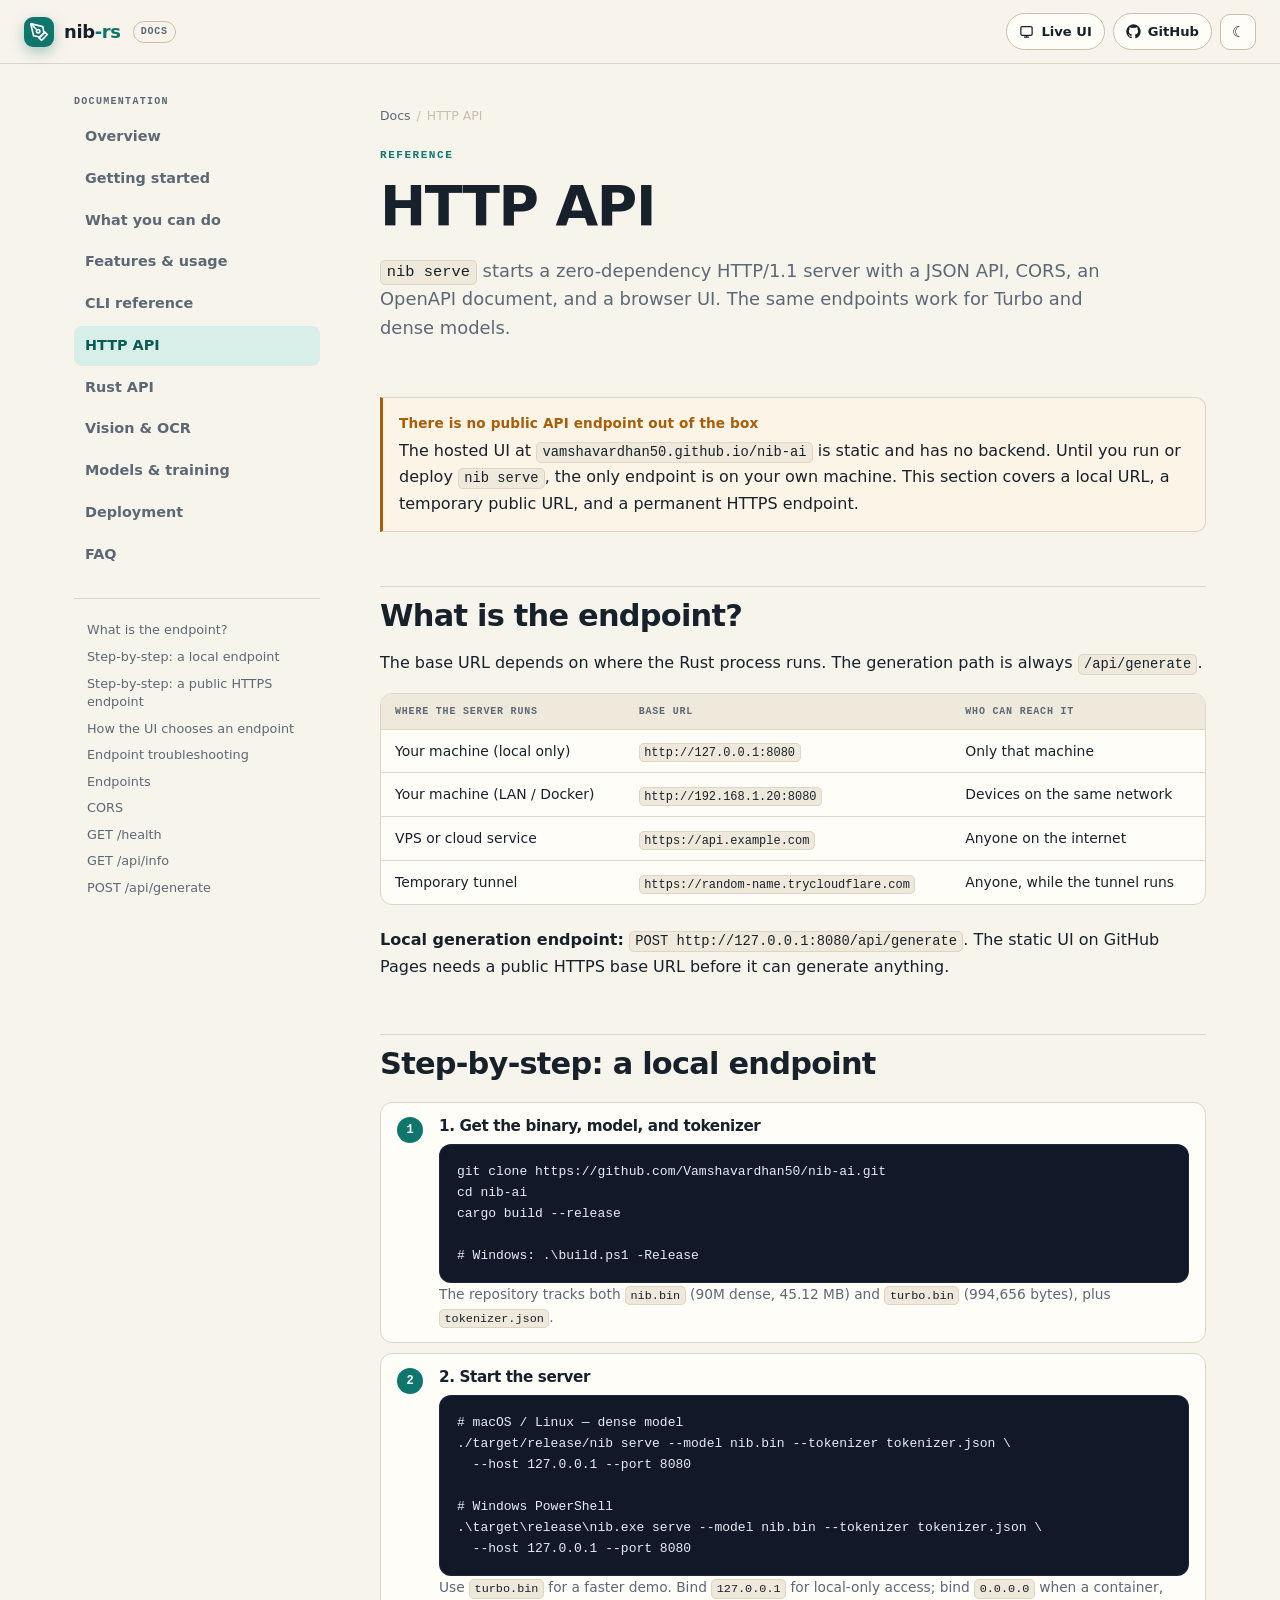
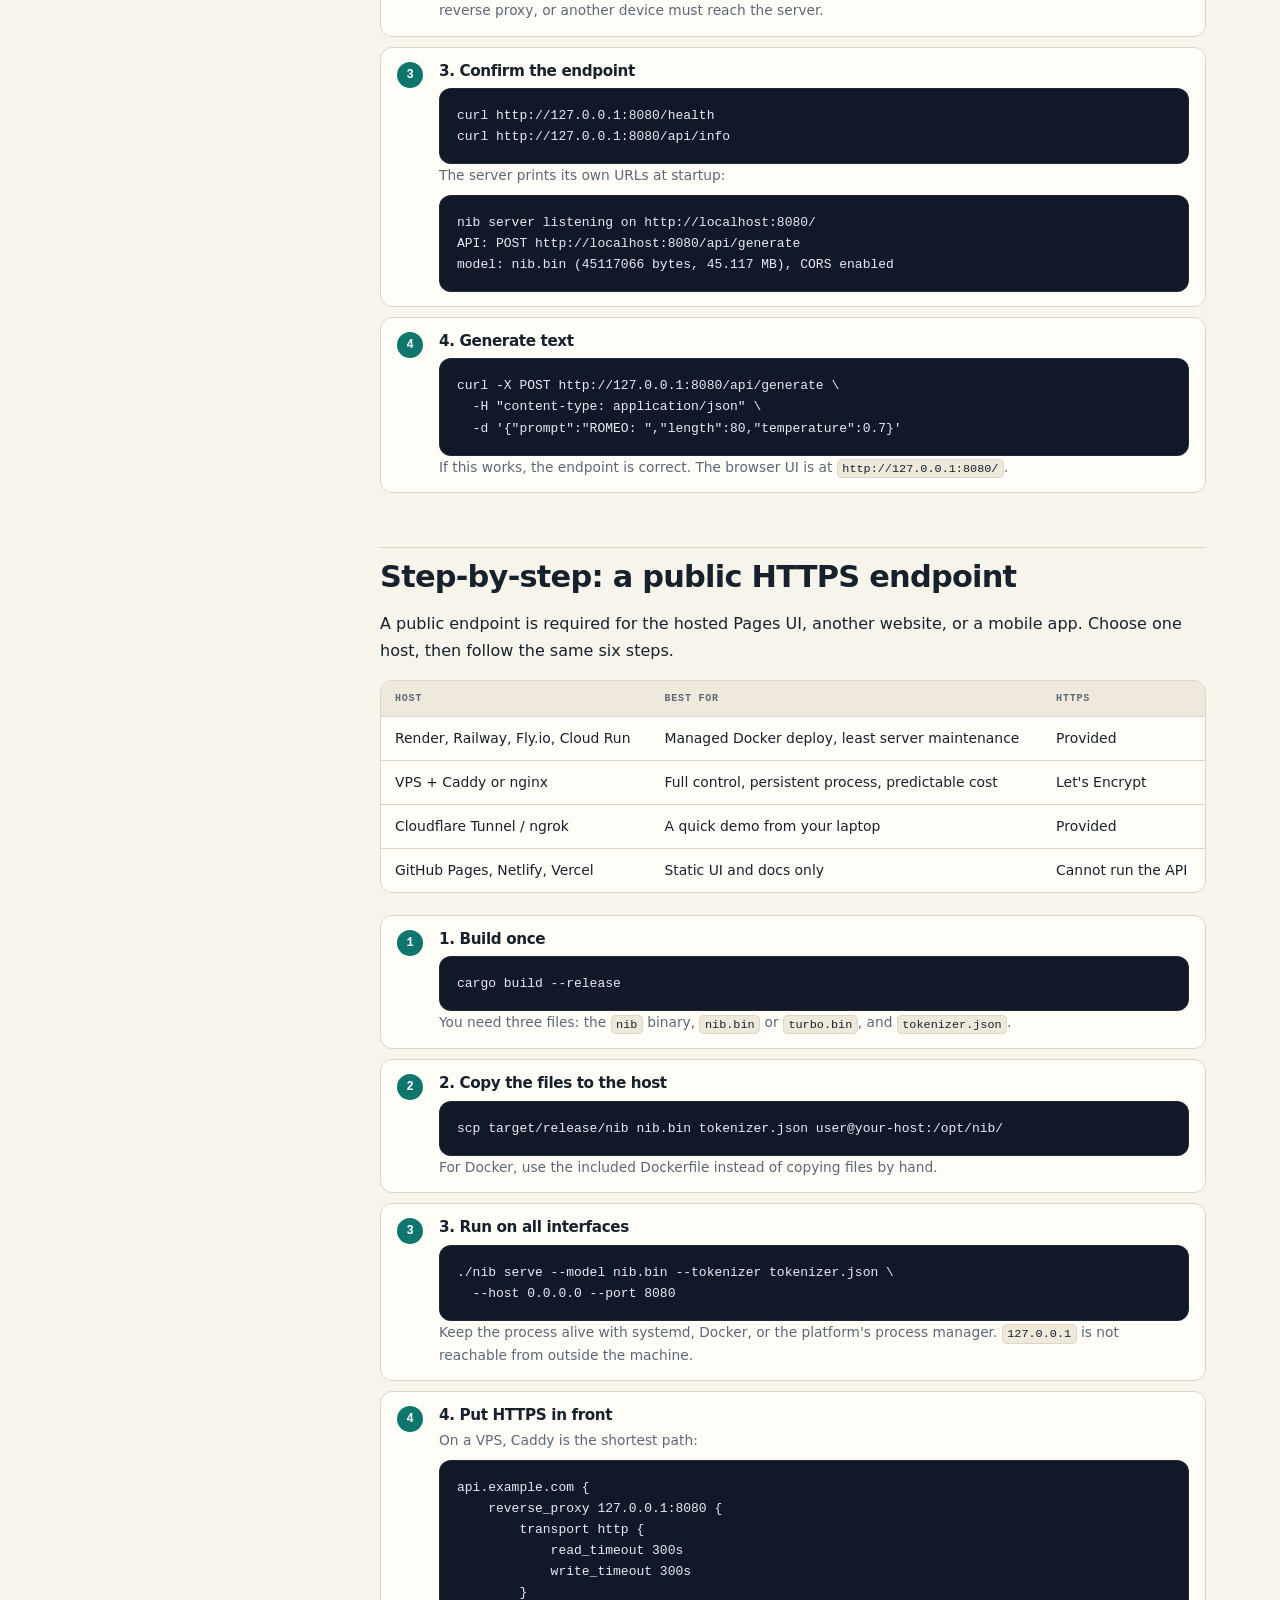
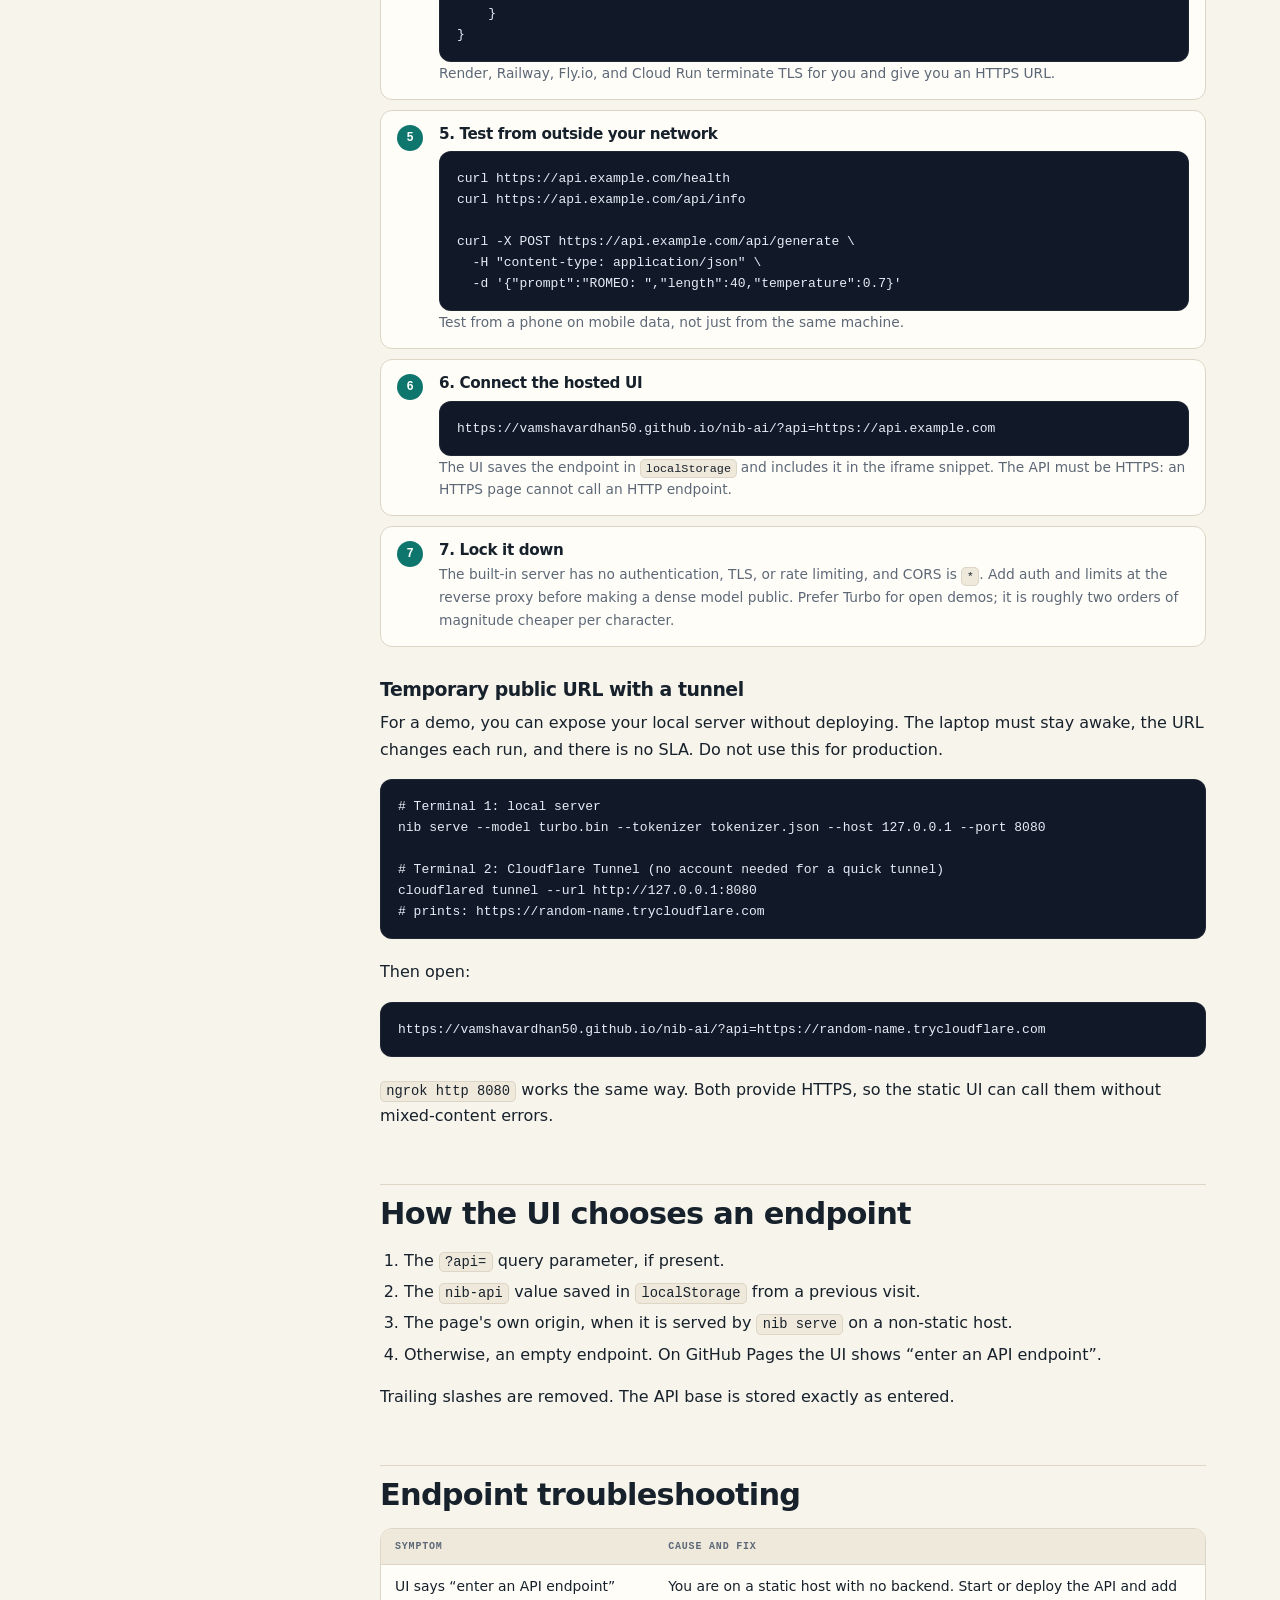
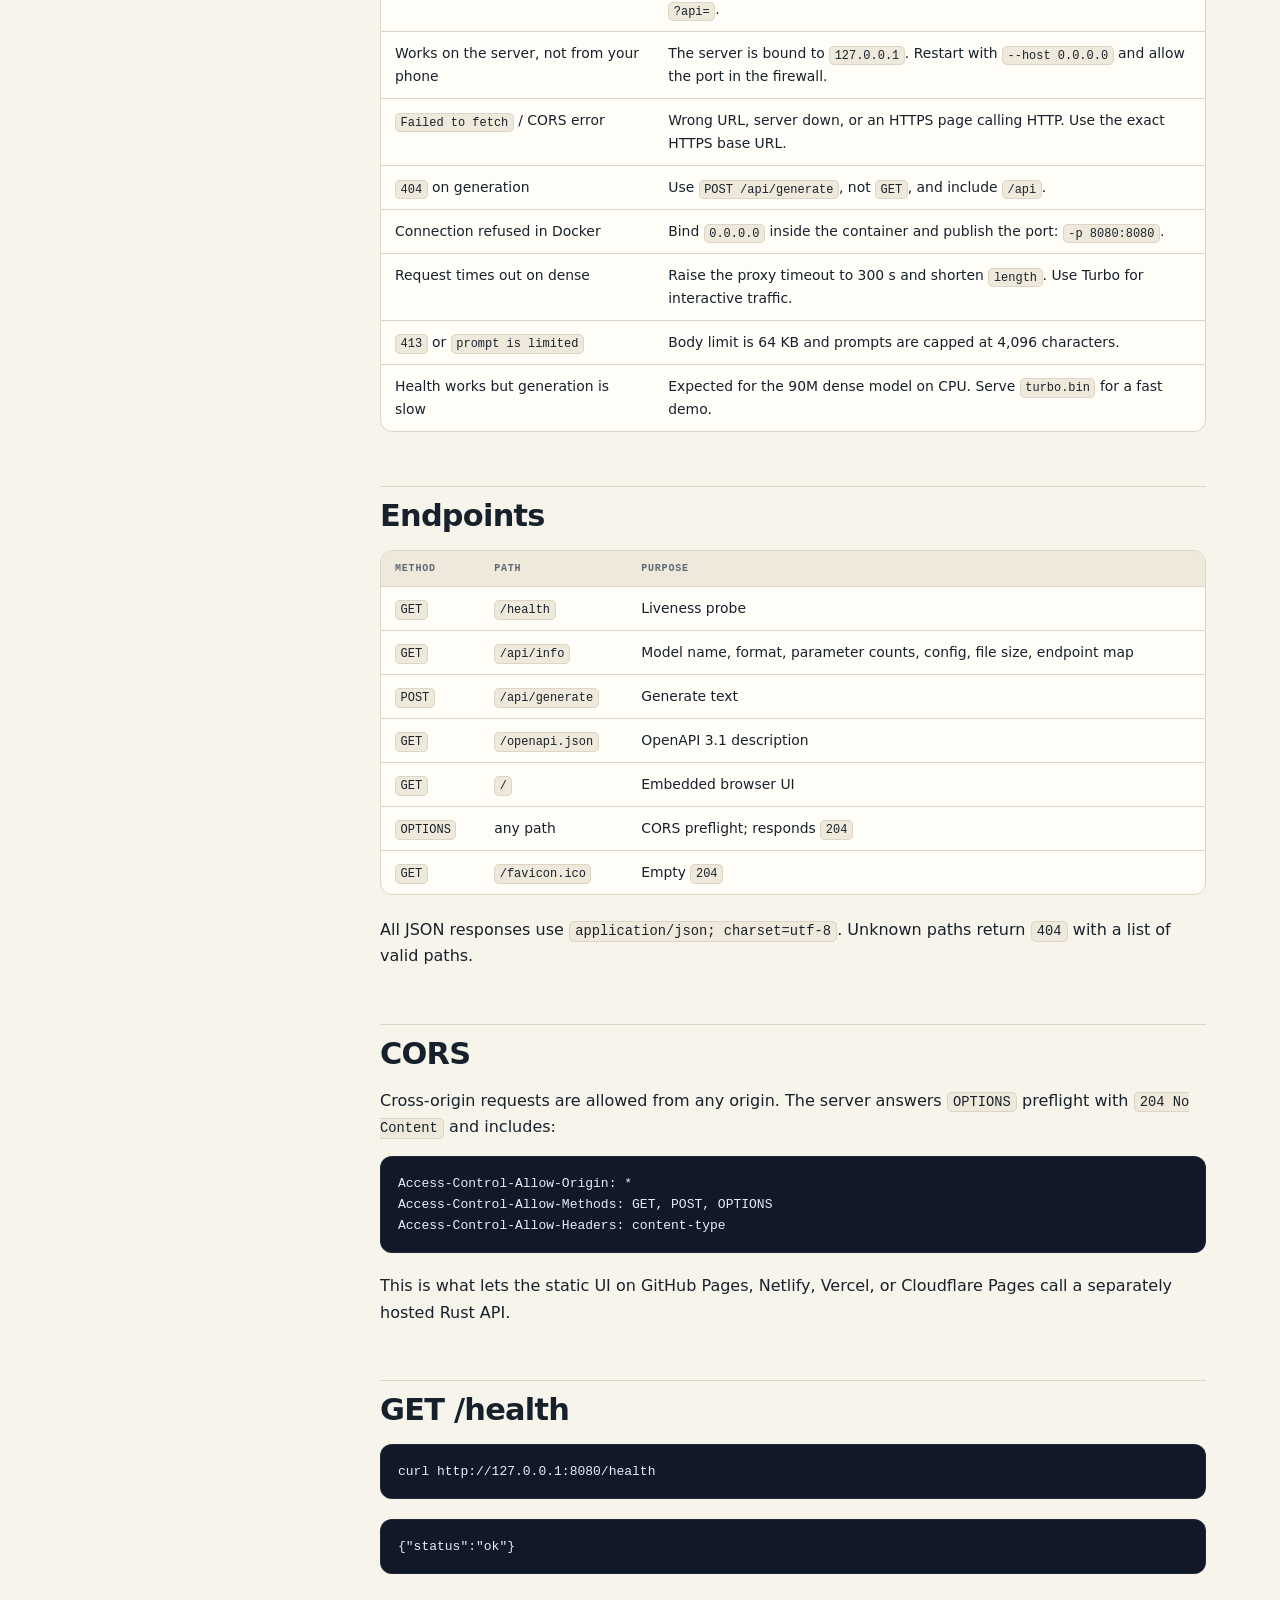
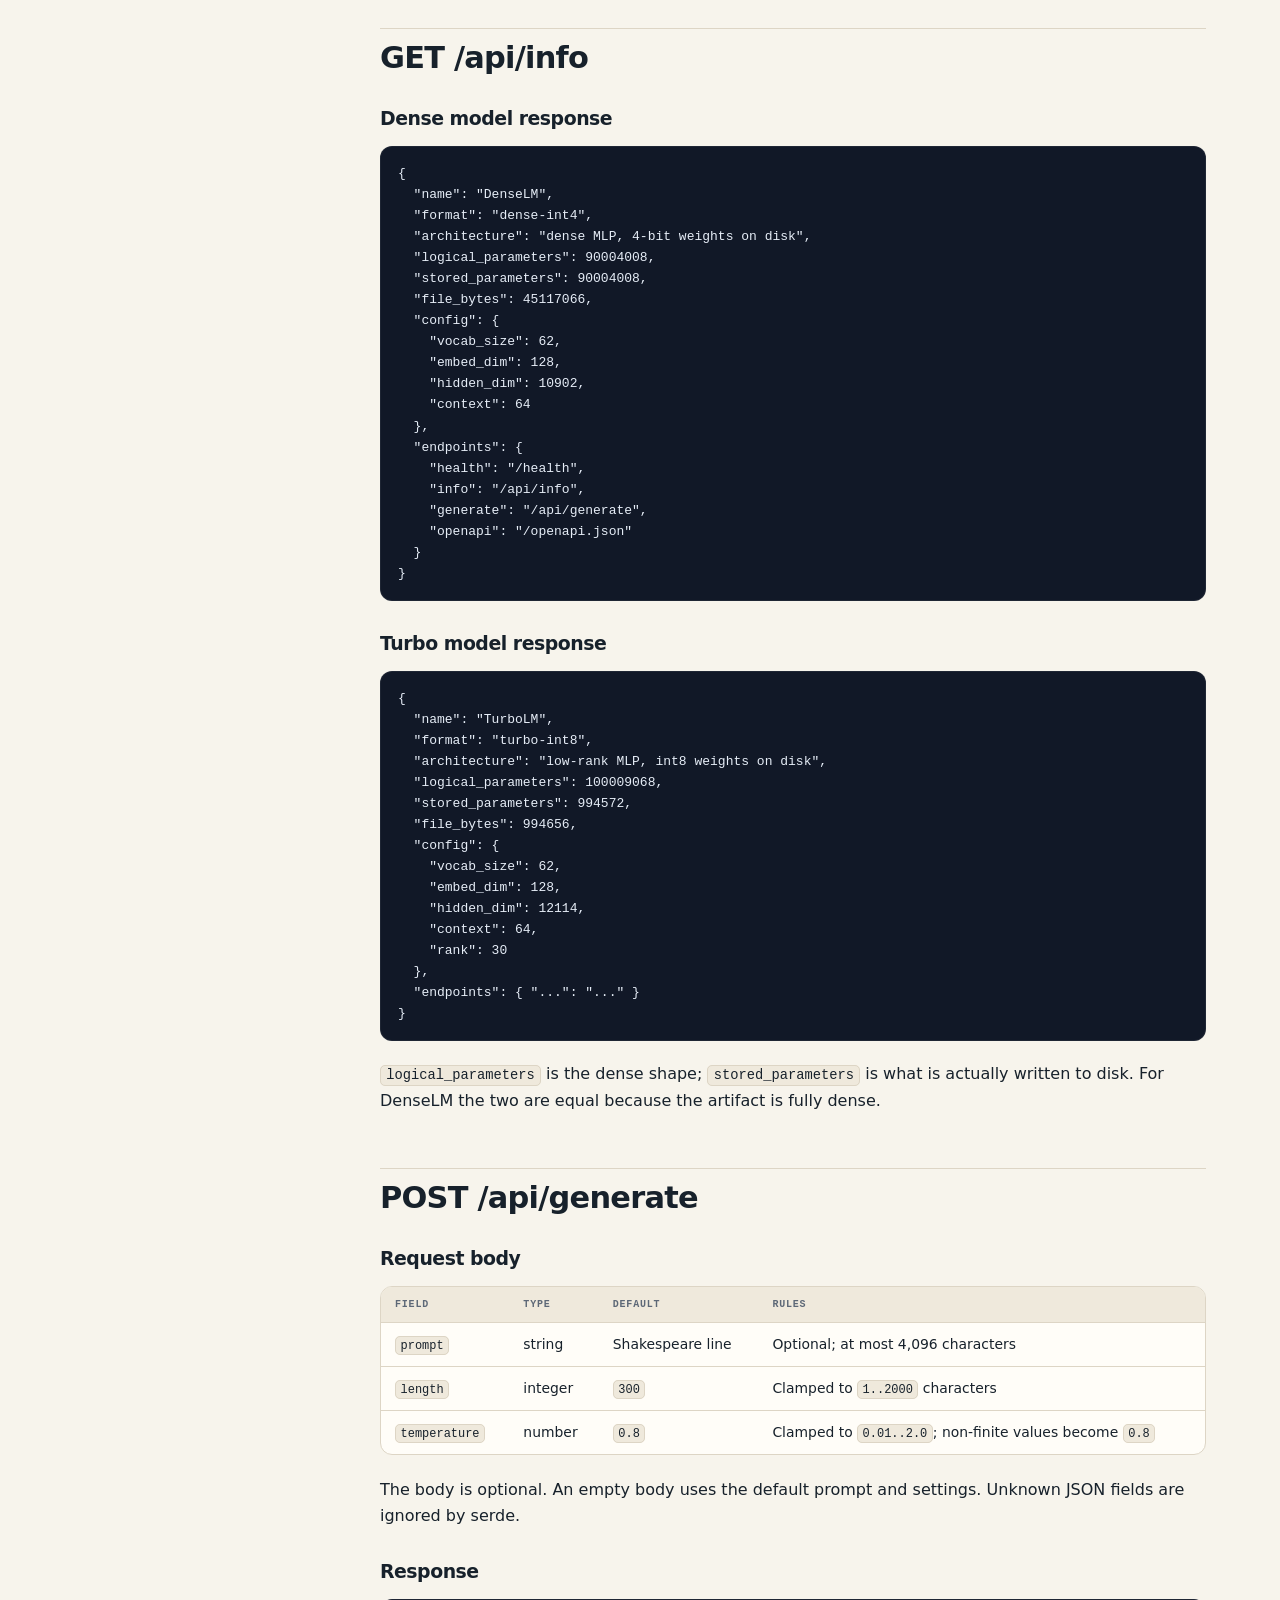
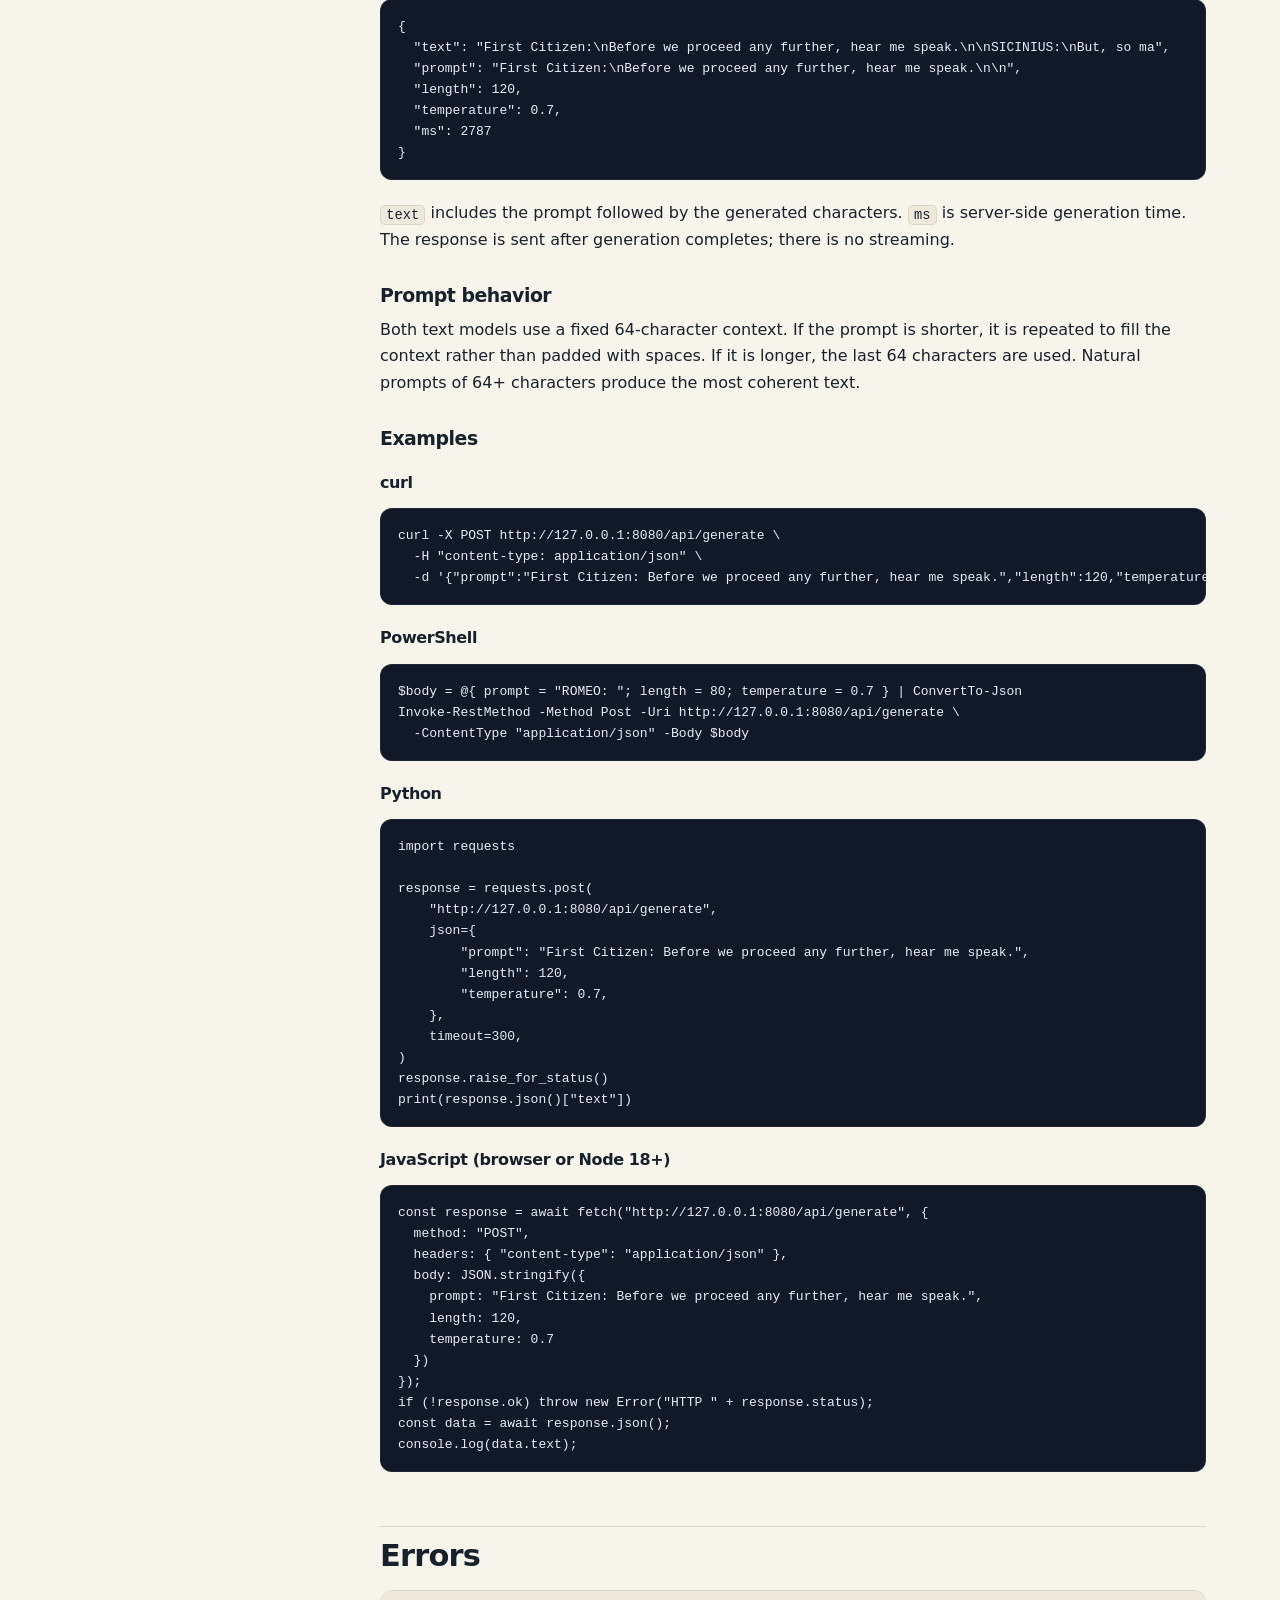
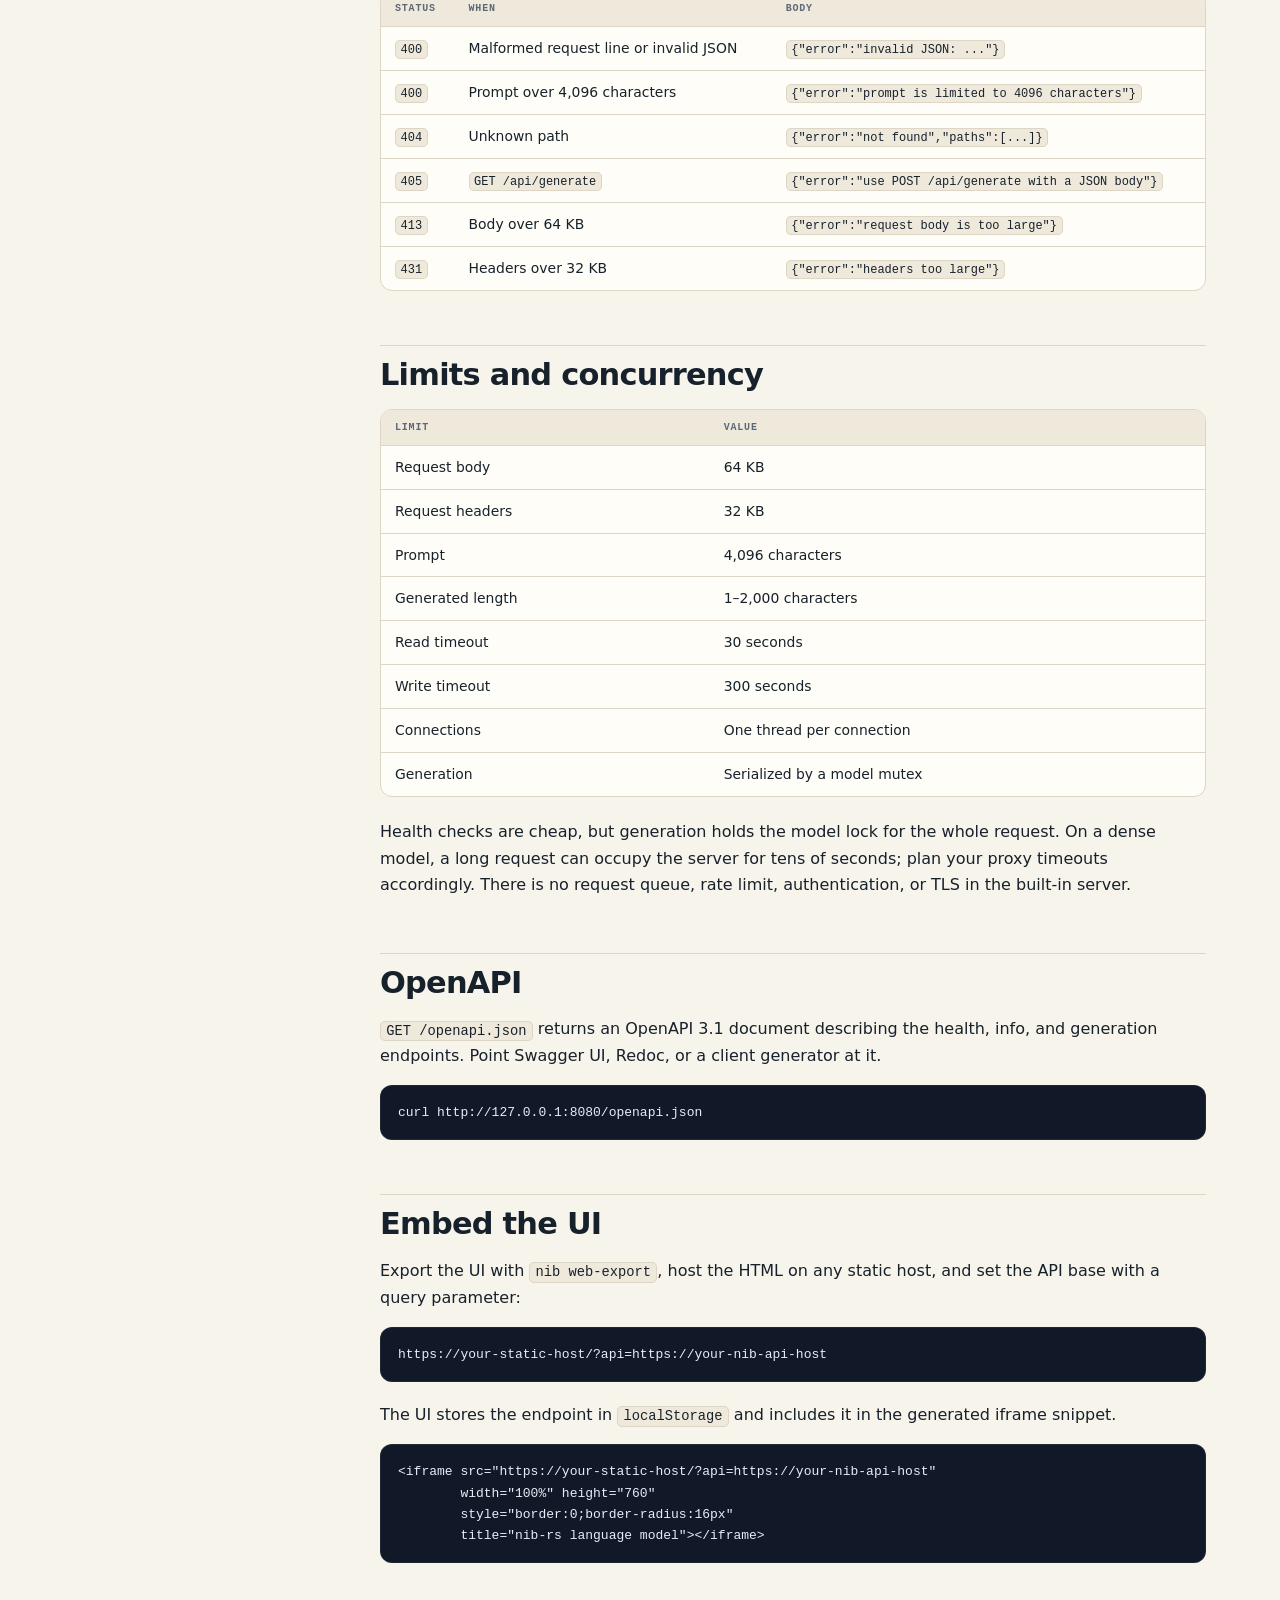
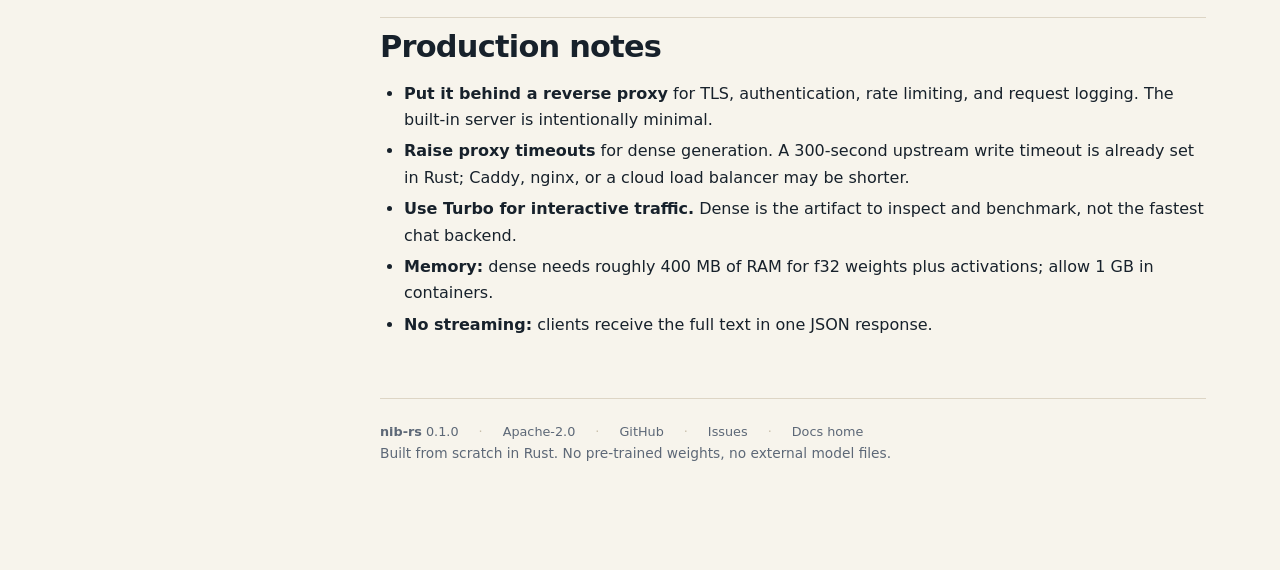
<file: docs/http-api.html>
<!doctype html>
<html lang="en">
<head>
<meta charset="utf-8">
<meta name="viewport" content="width=device-width, initial-scale=1">
<title>HTTP API · nib-rs docs</title>
<meta name="description" content="nib-rs HTTP API reference: health, model info, text generation, request limits, errors, CORS, OpenAPI, and curl, PowerShell, Python, and JavaScript clients.">
<meta name="theme-color" content="#0f766e">
<link rel="canonical" href="https://vamshavardhan50.github.io/nib-ai/docs/http-api.html">
<meta property="og:type" content="website">
<meta property="og:site_name" content="nib-rs docs">
<meta property="og:title" content="HTTP API · nib-rs docs">
<meta property="og:description" content="nib-rs HTTP API reference: health, model info, text generation, request limits, errors, CORS, OpenAPI, and curl, PowerShell, Python, and JavaScript clients.">
<meta property="og:url" content="https://vamshavardhan50.github.io/nib-ai/docs/http-api.html">
<meta name="twitter:card" content="summary">
<link rel="icon" href="data:image/svg+xml,%3Csvg xmlns='http://www.w3.org/2000/svg' viewBox='0 0 32 32'%3E%3Crect width='32' height='32' rx='8' fill='%230f766e'/%3E%3Ctext x='16' y='23' font-family='monospace' font-size='20' font-weight='bold' fill='%23e8fdf5' text-anchor='middle'%3En%3C/text%3E%3C/svg%3E">
<link rel="stylesheet" href="style.css">
<script>
  try {
    var saved = localStorage.getItem("nib-docs-theme");
    if (saved === "light" || saved === "dark") document.documentElement.dataset.theme = saved;
  } catch (e) {}
</script>
</head>
<body>
<a class="skip" href="#main">Skip to content</a>

<header class="topbar">
  <a class="brand" href="index.html" aria-label="nib-rs documentation home">
    <svg class="brand-mark" viewBox="0 0 24 24" fill="none" stroke="currentColor" stroke-width="2" stroke-linecap="round" stroke-linejoin="round" aria-hidden="true">
      <path d="M12 19l7-7 3 3-7 7-3-3z"></path>
      <path d="M18 13l-1.5-7.5L2 2l3.5 14.5L13 18l5-5z"></path>
      <path d="M2 2l7.586 7.586"></path>
      <circle cx="11" cy="11" r="2"></circle>
    </svg>
    <span class="brand-name">nib<span class="brand-suffix">-rs</span></span>
    <span class="brand-tag">docs</span>
  </a>
  <div class="topbar-actions">
    <a class="pill" href="../index.html" title="Open the browser UI">
      <svg viewBox="0 0 24 24" fill="none" stroke="currentColor" stroke-width="2" aria-hidden="true"><rect x="3" y="4" width="18" height="14" rx="2"></rect><path d="M8 21h8M12 18v3"></path></svg>
      <span class="label">Live UI</span>
    </a>
    <a class="pill" href="https://github.com/Vamshavardhan50/nib-ai" rel="noopener" title="GitHub repository">
      <svg viewBox="0 0 24 24" fill="currentColor" aria-hidden="true"><path d="M12 .5a11.5 11.5 0 0 0-3.64 22.42c.58.1.79-.25.79-.56v-2.17c-3.22.7-3.9-1.37-3.9-1.37-.53-1.34-1.29-1.7-1.29-1.7-1.05-.72.08-.71.08-.71 1.16.08 1.77 1.2 1.77 1.2 1.03 1.77 2.7 1.26 3.36.96.1-.75.4-1.26.73-1.55-2.57-.29-5.27-1.28-5.27-5.7 0-1.26.45-2.29 1.19-3.1-.12-.29-.52-1.46.11-3.05 0 0 .97-.31 3.18 1.18a11 11 0 0 1 5.8 0c2.2-1.49 3.17-1.18 3.17-1.18.63 1.59.23 2.76.12 3.05.74.81 1.18 1.84 1.18 3.1 0 4.43-2.7 5.4-5.28 5.69.41.36.78 1.06.78 2.14v3.17c0 .31.21.67.8.56A11.5 11.5 0 0 0 12 .5z"></path></svg>
      <span class="label">GitHub</span>
    </a>
    <button class="icon-btn" id="themeToggle" type="button" aria-label="Toggle theme">☾</button>
    <button class="icon-btn" id="menuToggle" type="button" aria-label="Open navigation" aria-expanded="false" aria-controls="sidebar">☰</button>
  </div>
</header>

<div class="shell">
  <aside class="sidebar" id="sidebar">
    <nav aria-label="Documentation">
      <p class="nav-label">Documentation</p>
      <a href="index.html">Overview</a>
        <a href="getting-started.html">Getting started</a>
        <a href="use-cases.html">What you can do</a>
        <a href="features.html">Features &amp; usage</a>
        <a href="cli.html">CLI reference</a>
        <a href="http-api.html">HTTP API</a>
        <a href="rust-api.html">Rust API</a>
        <a href="vision.html">Vision &amp; OCR</a>
        <a href="models.html">Models &amp; training</a>
        <a href="deployment.html">Deployment</a>
        <a href="faq.html">FAQ</a>
    </nav>
    <div class="toc" id="toc" aria-label="On this page"></div>
    <div class="sidebar-card">
      <span class="k">Shipped dense model</span>
      <span class="v">90,004,008 weights</span>
      <small>45,117,066 bytes · 4-bit · v0.1.0</small>
    </div>
  </aside>

  <main id="main">
    <article>
      <div class="crumbs"><a href="index.html">Docs</a> <span>/</span> <span>HTTP API</span></div>
      
<section class="hero">
  <p class="eyebrow">Reference</p>
  <h1>HTTP API</h1>
  <p class="lead">
    <code>nib serve</code> starts a zero-dependency HTTP/1.1 server with a JSON API, CORS, an
    OpenAPI document, and a browser UI. The same endpoints work for Turbo and dense models.
  </p>
</section>

<div class="callout warn">
  <strong>There is no public API endpoint out of the box</strong>
  <p>
    The hosted UI at <code>vamshavardhan50.github.io/nib-ai</code> is static and has no backend.
    Until you run or deploy <code>nib serve</code>, the only endpoint is on your own machine.
    This section covers a local URL, a temporary public URL, and a permanent HTTPS endpoint.
  </p>
</div>

<h2 id="endpoint">What is the endpoint?</h2>
<p>
  The base URL depends on where the Rust process runs. The generation path is always
  <code>/api/generate</code>.
</p>
<div class="table-wrap">
<table>
  <thead><tr><th>Where the server runs</th><th>Base URL</th><th>Who can reach it</th></tr></thead>
  <tbody>
    <tr><td>Your machine (local only)</td><td><code>http://127.0.0.1:8080</code></td><td>Only that machine</td></tr>
    <tr><td>Your machine (LAN / Docker)</td><td><code>http://192.168.1.20:8080</code></td><td>Devices on the same network</td></tr>
    <tr><td>VPS or cloud service</td><td><code>https://api.example.com</code></td><td>Anyone on the internet</td></tr>
    <tr><td>Temporary tunnel</td><td><code>https://random-name.trycloudflare.com</code></td><td>Anyone, while the tunnel runs</td></tr>
  </tbody>
</table>
</div>
<p>
  <strong>Local generation endpoint:</strong> <code>POST http://127.0.0.1:8080/api/generate</code>.
  The static UI on GitHub Pages needs a public HTTPS base URL before it can generate anything.
</p>

<h2>Step-by-step: a local endpoint</h2>
<div class="steps">
  <div class="step">
    <div>
      <h4>1. Get the binary, model, and tokenizer</h4>
      <pre><code>git clone https://github.com/Vamshavardhan50/nib-ai.git
cd nib-ai
cargo build --release

# Windows: .\build.ps1 -Release</code></pre>
      <p>
        The repository tracks both <code>nib.bin</code> (90M dense, 45.12 MB) and
        <code>turbo.bin</code> (994,656 bytes), plus <code>tokenizer.json</code>.
      </p>
    </div>
  </div>
  <div class="step">
    <div>
      <h4>2. Start the server</h4>
      <pre><code># macOS / Linux — dense model
./target/release/nib serve --model nib.bin --tokenizer tokenizer.json \
  --host 127.0.0.1 --port 8080

# Windows PowerShell
.\target\release\nib.exe serve --model nib.bin --tokenizer tokenizer.json \
  --host 127.0.0.1 --port 8080</code></pre>
      <p>
        Use <code>turbo.bin</code> for a faster demo. Bind <code>127.0.0.1</code> for local-only
        access; bind <code>0.0.0.0</code> when a container, reverse proxy, or another device must
        reach the server.
      </p>
    </div>
  </div>
  <div class="step">
    <div>
      <h4>3. Confirm the endpoint</h4>
      <pre><code>curl http://127.0.0.1:8080/health
curl http://127.0.0.1:8080/api/info</code></pre>
      <p>The server prints its own URLs at startup:</p>
      <pre><code>nib server listening on http://localhost:8080/
API: POST http://localhost:8080/api/generate
model: nib.bin (45117066 bytes, 45.117 MB), CORS enabled</code></pre>
    </div>
  </div>
  <div class="step">
    <div>
      <h4>4. Generate text</h4>
      <pre><code>curl -X POST http://127.0.0.1:8080/api/generate \
  -H "content-type: application/json" \
  -d '{"prompt":"ROMEO: ","length":80,"temperature":0.7}'</code></pre>
      <p>
        If this works, the endpoint is correct. The browser UI is at
        <code>http://127.0.0.1:8080/</code>.
      </p>
    </div>
  </div>
</div>

<h2 id="public-endpoint">Step-by-step: a public HTTPS endpoint</h2>
<p>
  A public endpoint is required for the hosted Pages UI, another website, or a mobile app.
  Choose one host, then follow the same six steps.
</p>
<div class="table-wrap">
<table>
  <thead><tr><th>Host</th><th>Best for</th><th>HTTPS</th></tr></thead>
  <tbody>
    <tr><td>Render, Railway, Fly.io, Cloud Run</td><td>Managed Docker deploy, least server maintenance</td><td>Provided</td></tr>
    <tr><td>VPS + Caddy or nginx</td><td>Full control, persistent process, predictable cost</td><td>Let's Encrypt</td></tr>
    <tr><td>Cloudflare Tunnel / ngrok</td><td>A quick demo from your laptop</td><td>Provided</td></tr>
    <tr><td>GitHub Pages, Netlify, Vercel</td><td>Static UI and docs only</td><td>Cannot run the API</td></tr>
  </tbody>
</table>
</div>
<div class="steps">
  <div class="step">
    <div>
      <h4>1. Build once</h4>
      <pre><code>cargo build --release</code></pre>
      <p>You need three files: the <code>nib</code> binary, <code>nib.bin</code> or <code>turbo.bin</code>, and <code>tokenizer.json</code>.</p>
    </div>
  </div>
  <div class="step">
    <div>
      <h4>2. Copy the files to the host</h4>
      <pre><code>scp target/release/nib nib.bin tokenizer.json user@your-host:/opt/nib/</code></pre>
      <p>For Docker, use the included Dockerfile instead of copying files by hand.</p>
    </div>
  </div>
  <div class="step">
    <div>
      <h4>3. Run on all interfaces</h4>
      <pre><code>./nib serve --model nib.bin --tokenizer tokenizer.json \
  --host 0.0.0.0 --port 8080</code></pre>
      <p>
        Keep the process alive with systemd, Docker, or the platform's process manager.
        <code>127.0.0.1</code> is not reachable from outside the machine.
      </p>
    </div>
  </div>
  <div class="step">
    <div>
      <h4>4. Put HTTPS in front</h4>
      <p>On a VPS, Caddy is the shortest path:</p>
      <pre><code>api.example.com {
    reverse_proxy 127.0.0.1:8080 {
        transport http {
            read_timeout 300s
            write_timeout 300s
        }
    }
}</code></pre>
      <p>Render, Railway, Fly.io, and Cloud Run terminate TLS for you and give you an HTTPS URL.</p>
    </div>
  </div>
  <div class="step">
    <div>
      <h4>5. Test from outside your network</h4>
      <pre><code>curl https://api.example.com/health
curl https://api.example.com/api/info

curl -X POST https://api.example.com/api/generate \
  -H "content-type: application/json" \
  -d '{"prompt":"ROMEO: ","length":40,"temperature":0.7}'</code></pre>
      <p>Test from a phone on mobile data, not just from the same machine.</p>
    </div>
  </div>
  <div class="step">
    <div>
      <h4>6. Connect the hosted UI</h4>
      <pre><code>https://vamshavardhan50.github.io/nib-ai/?api=https://api.example.com</code></pre>
      <p>
        The UI saves the endpoint in <code>localStorage</code> and includes it in the iframe
        snippet. The API must be HTTPS: an HTTPS page cannot call an HTTP endpoint.
      </p>
    </div>
  </div>
  <div class="step">
    <div>
      <h4>7. Lock it down</h4>
      <p>
        The built-in server has no authentication, TLS, or rate limiting, and CORS is
        <code>*</code>. Add auth and limits at the reverse proxy before making a dense model
        public. Prefer Turbo for open demos; it is roughly two orders of magnitude cheaper per
        character.
      </p>
    </div>
  </div>
</div>

<h3>Temporary public URL with a tunnel</h3>
<p>
  For a demo, you can expose your local server without deploying. The laptop must stay awake,
  the URL changes each run, and there is no SLA. Do not use this for production.
</p>
<pre><code># Terminal 1: local server
nib serve --model turbo.bin --tokenizer tokenizer.json --host 127.0.0.1 --port 8080

# Terminal 2: Cloudflare Tunnel (no account needed for a quick tunnel)
cloudflared tunnel --url http://127.0.0.1:8080
# prints: https://random-name.trycloudflare.com</code></pre>
<p>Then open:</p>
<pre><code>https://vamshavardhan50.github.io/nib-ai/?api=https://random-name.trycloudflare.com</code></pre>
<p>
  <code>ngrok http 8080</code> works the same way. Both provide HTTPS, so the static UI can
  call them without mixed-content errors.
</p>

<h2>How the UI chooses an endpoint</h2>
<ol>
  <li>The <code>?api=</code> query parameter, if present.</li>
  <li>The <code>nib-api</code> value saved in <code>localStorage</code> from a previous visit.</li>
  <li>The page's own origin, when it is served by <code>nib serve</code> on a non-static host.</li>
  <li>Otherwise, an empty endpoint. On GitHub Pages the UI shows “enter an API endpoint”.</li>
</ol>
<p>Trailing slashes are removed. The API base is stored exactly as entered.</p>

<h2>Endpoint troubleshooting</h2>
<div class="table-wrap">
<table>
  <thead><tr><th>Symptom</th><th>Cause and fix</th></tr></thead>
  <tbody>
    <tr><td>UI says “enter an API endpoint”</td><td>You are on a static host with no backend. Start or deploy the API and add <code>?api=</code>.</td></tr>
    <tr><td>Works on the server, not from your phone</td><td>The server is bound to <code>127.0.0.1</code>. Restart with <code>--host 0.0.0.0</code> and allow the port in the firewall.</td></tr>
    <tr><td><code>Failed to fetch</code> / CORS error</td><td>Wrong URL, server down, or an HTTPS page calling HTTP. Use the exact HTTPS base URL.</td></tr>
    <tr><td><code>404</code> on generation</td><td>Use <code>POST /api/generate</code>, not <code>GET</code>, and include <code>/api</code>.</td></tr>
    <tr><td>Connection refused in Docker</td><td>Bind <code>0.0.0.0</code> inside the container and publish the port: <code>-p 8080:8080</code>.</td></tr>
    <tr><td>Request times out on dense</td><td>Raise the proxy timeout to 300 s and shorten <code>length</code>. Use Turbo for interactive traffic.</td></tr>
    <tr><td><code>413</code> or <code>prompt is limited</code></td><td>Body limit is 64 KB and prompts are capped at 4,096 characters.</td></tr>
    <tr><td>Health works but generation is slow</td><td>Expected for the 90M dense model on CPU. Serve <code>turbo.bin</code> for a fast demo.</td></tr>
  </tbody>
</table>
</div>

<h2>Endpoints</h2>
<div class="table-wrap">
<table>
  <thead><tr><th>Method</th><th>Path</th><th>Purpose</th></tr></thead>
  <tbody>
    <tr><td><code>GET</code></td><td><code>/health</code></td><td>Liveness probe</td></tr>
    <tr><td><code>GET</code></td><td><code>/api/info</code></td><td>Model name, format, parameter counts, config, file size, endpoint map</td></tr>
    <tr><td><code>POST</code></td><td><code>/api/generate</code></td><td>Generate text</td></tr>
    <tr><td><code>GET</code></td><td><code>/openapi.json</code></td><td>OpenAPI 3.1 description</td></tr>
    <tr><td><code>GET</code></td><td><code>/</code></td><td>Embedded browser UI</td></tr>
    <tr><td><code>OPTIONS</code></td><td>any path</td><td>CORS preflight; responds <code>204</code></td></tr>
    <tr><td><code>GET</code></td><td><code>/favicon.ico</code></td><td>Empty <code>204</code></td></tr>
  </tbody>
</table>
</div>
<p>All JSON responses use <code>application/json; charset=utf-8</code>. Unknown paths return <code>404</code> with a list of valid paths.</p>

<h2>CORS</h2>
<p>
  Cross-origin requests are allowed from any origin. The server answers <code>OPTIONS</code>
  preflight with <code>204 No Content</code> and includes:
</p>
<pre><code>Access-Control-Allow-Origin: *
Access-Control-Allow-Methods: GET, POST, OPTIONS
Access-Control-Allow-Headers: content-type</code></pre>
<p>This is what lets the static UI on GitHub Pages, Netlify, Vercel, or Cloudflare Pages call a separately hosted Rust API.</p>

<h2>GET /health</h2>
<pre><code>curl http://127.0.0.1:8080/health</code></pre>
<pre><code>{"status":"ok"}</code></pre>

<h2>GET /api/info</h2>
<h3>Dense model response</h3>
<pre><code>{
  "name": "DenseLM",
  "format": "dense-int4",
  "architecture": "dense MLP, 4-bit weights on disk",
  "logical_parameters": 90004008,
  "stored_parameters": 90004008,
  "file_bytes": 45117066,
  "config": {
    "vocab_size": 62,
    "embed_dim": 128,
    "hidden_dim": 10902,
    "context": 64
  },
  "endpoints": {
    "health": "/health",
    "info": "/api/info",
    "generate": "/api/generate",
    "openapi": "/openapi.json"
  }
}</code></pre>
<h3>Turbo model response</h3>
<pre><code>{
  "name": "TurboLM",
  "format": "turbo-int8",
  "architecture": "low-rank MLP, int8 weights on disk",
  "logical_parameters": 100009068,
  "stored_parameters": 994572,
  "file_bytes": 994656,
  "config": {
    "vocab_size": 62,
    "embed_dim": 128,
    "hidden_dim": 12114,
    "context": 64,
    "rank": 30
  },
  "endpoints": { "...": "..." }
}</code></pre>
<p>
  <code>logical_parameters</code> is the dense shape; <code>stored_parameters</code> is what is
  actually written to disk. For DenseLM the two are equal because the artifact is fully dense.
</p>

<h2>POST /api/generate</h2>
<h3>Request body</h3>
<div class="table-wrap">
<table>
  <thead><tr><th>Field</th><th>Type</th><th>Default</th><th>Rules</th></tr></thead>
  <tbody>
    <tr><td><code>prompt</code></td><td>string</td><td>Shakespeare line</td><td>Optional; at most 4,096 characters</td></tr>
    <tr><td><code>length</code></td><td>integer</td><td><code>300</code></td><td>Clamped to <code>1..2000</code> characters</td></tr>
    <tr><td><code>temperature</code></td><td>number</td><td><code>0.8</code></td><td>Clamped to <code>0.01..2.0</code>; non-finite values become <code>0.8</code></td></tr>
  </tbody>
</table>
</div>
<p>The body is optional. An empty body uses the default prompt and settings. Unknown JSON fields are ignored by serde.</p>
<h3>Response</h3>
<pre><code>{
  "text": "First Citizen:\nBefore we proceed any further, hear me speak.\n\nSICINIUS:\nBut, so ma",
  "prompt": "First Citizen:\nBefore we proceed any further, hear me speak.\n\n",
  "length": 120,
  "temperature": 0.7,
  "ms": 2787
}</code></pre>
<p>
  <code>text</code> includes the prompt followed by the generated characters. <code>ms</code>
  is server-side generation time. The response is sent after generation completes; there is no
  streaming.
</p>

<h3>Prompt behavior</h3>
<p>
  Both text models use a fixed 64-character context. If the prompt is shorter, it is repeated
  to fill the context rather than padded with spaces. If it is longer, the last 64 characters
  are used. Natural prompts of 64+ characters produce the most coherent text.
</p>

<h3>Examples</h3>
<h4>curl</h4>
<pre><code>curl -X POST http://127.0.0.1:8080/api/generate \
  -H "content-type: application/json" \
  -d '{"prompt":"First Citizen: Before we proceed any further, hear me speak.","length":120,"temperature":0.7}'</code></pre>
<h4>PowerShell</h4>
<pre><code>$body = @{ prompt = "ROMEO: "; length = 80; temperature = 0.7 } | ConvertTo-Json
Invoke-RestMethod -Method Post -Uri http://127.0.0.1:8080/api/generate \
  -ContentType "application/json" -Body $body</code></pre>
<h4>Python</h4>
<pre><code>import requests

response = requests.post(
    "http://127.0.0.1:8080/api/generate",
    json={
        "prompt": "First Citizen: Before we proceed any further, hear me speak.",
        "length": 120,
        "temperature": 0.7,
    },
    timeout=300,
)
response.raise_for_status()
print(response.json()["text"])</code></pre>
<h4>JavaScript (browser or Node 18+)</h4>
<pre><code>const response = await fetch("http://127.0.0.1:8080/api/generate", {
  method: "POST",
  headers: { "content-type": "application/json" },
  body: JSON.stringify({
    prompt: "First Citizen: Before we proceed any further, hear me speak.",
    length: 120,
    temperature: 0.7
  })
});
if (!response.ok) throw new Error("HTTP " + response.status);
const data = await response.json();
console.log(data.text);</code></pre>

<h2>Errors</h2>
<div class="table-wrap">
<table>
  <thead><tr><th>Status</th><th>When</th><th>Body</th></tr></thead>
  <tbody>
    <tr><td><code>400</code></td><td>Malformed request line or invalid JSON</td><td><code>{"error":"invalid JSON: ..."}</code></td></tr>
    <tr><td><code>400</code></td><td>Prompt over 4,096 characters</td><td><code>{"error":"prompt is limited to 4096 characters"}</code></td></tr>
    <tr><td><code>404</code></td><td>Unknown path</td><td><code>{"error":"not found","paths":[...]}</code></td></tr>
    <tr><td><code>405</code></td><td><code>GET /api/generate</code></td><td><code>{"error":"use POST /api/generate with a JSON body"}</code></td></tr>
    <tr><td><code>413</code></td><td>Body over 64 KB</td><td><code>{"error":"request body is too large"}</code></td></tr>
    <tr><td><code>431</code></td><td>Headers over 32 KB</td><td><code>{"error":"headers too large"}</code></td></tr>
  </tbody>
</table>
</div>

<h2>Limits and concurrency</h2>
<div class="table-wrap">
<table>
  <thead><tr><th>Limit</th><th>Value</th></tr></thead>
  <tbody>
    <tr><td>Request body</td><td>64 KB</td></tr>
    <tr><td>Request headers</td><td>32 KB</td></tr>
    <tr><td>Prompt</td><td>4,096 characters</td></tr>
    <tr><td>Generated length</td><td>1–2,000 characters</td></tr>
    <tr><td>Read timeout</td><td>30 seconds</td></tr>
    <tr><td>Write timeout</td><td>300 seconds</td></tr>
    <tr><td>Connections</td><td>One thread per connection</td></tr>
    <tr><td>Generation</td><td>Serialized by a model mutex</td></tr>
  </tbody>
</table>
</div>
<p>
  Health checks are cheap, but generation holds the model lock for the whole request. On a
  dense model, a long request can occupy the server for tens of seconds; plan your proxy
  timeouts accordingly. There is no request queue, rate limit, authentication, or TLS in the
  built-in server.
</p>

<h2>OpenAPI</h2>
<p><code>GET /openapi.json</code> returns an OpenAPI 3.1 document describing the health, info, and generation endpoints. Point Swagger UI, Redoc, or a client generator at it.</p>
<pre><code>curl http://127.0.0.1:8080/openapi.json</code></pre>

<h2>Embed the UI</h2>
<p>
  Export the UI with <code>nib web-export</code>, host the HTML on any static host, and set the
  API base with a query parameter:
</p>
<pre><code>https://your-static-host/?api=https://your-nib-api-host</code></pre>
<p>The UI stores the endpoint in <code>localStorage</code> and includes it in the generated iframe snippet.</p>
<pre><code>&lt;iframe src="https://your-static-host/?api=https://your-nib-api-host"
        width="100%" height="760"
        style="border:0;border-radius:16px"
        title="nib-rs language model"&gt;&lt;/iframe&gt;</code></pre>

<h2>Production notes</h2>
<ul>
  <li><strong>Put it behind a reverse proxy</strong> for TLS, authentication, rate limiting, and request logging. The built-in server is intentionally minimal.</li>
  <li><strong>Raise proxy timeouts</strong> for dense generation. A 300-second upstream write timeout is already set in Rust; Caddy, nginx, or a cloud load balancer may be shorter.</li>
  <li><strong>Use Turbo for interactive traffic.</strong> Dense is the artifact to inspect and benchmark, not the fastest chat backend.</li>
  <li><strong>Memory:</strong> dense needs roughly 400 MB of RAM for f32 weights plus activations; allow 1 GB in containers.</li>
  <li><strong>No streaming:</strong> clients receive the full text in one JSON response.</li>
</ul>

      <footer class="footer">
        <div class="footer-row">
          <span><strong>nib-rs</strong> 0.1.0</span>
          <span class="dotsep">·</span>
          <span>Apache-2.0</span>
          <span class="dotsep">·</span>
          <a href="https://github.com/Vamshavardhan50/nib-ai" rel="noopener">GitHub</a>
          <span class="dotsep">·</span>
          <a href="https://github.com/Vamshavardhan50/nib-ai/issues" rel="noopener">Issues</a>
          <span class="dotsep">·</span>
          <a href="index.html">Docs home</a>
        </div>
        <p class="small muted">Built from scratch in Rust. No pre-trained weights, no external model files.</p>
      </footer>
    </article>
  </main>
</div>

<script src="docs.js" defer></script>
</body>
</html>
</file>
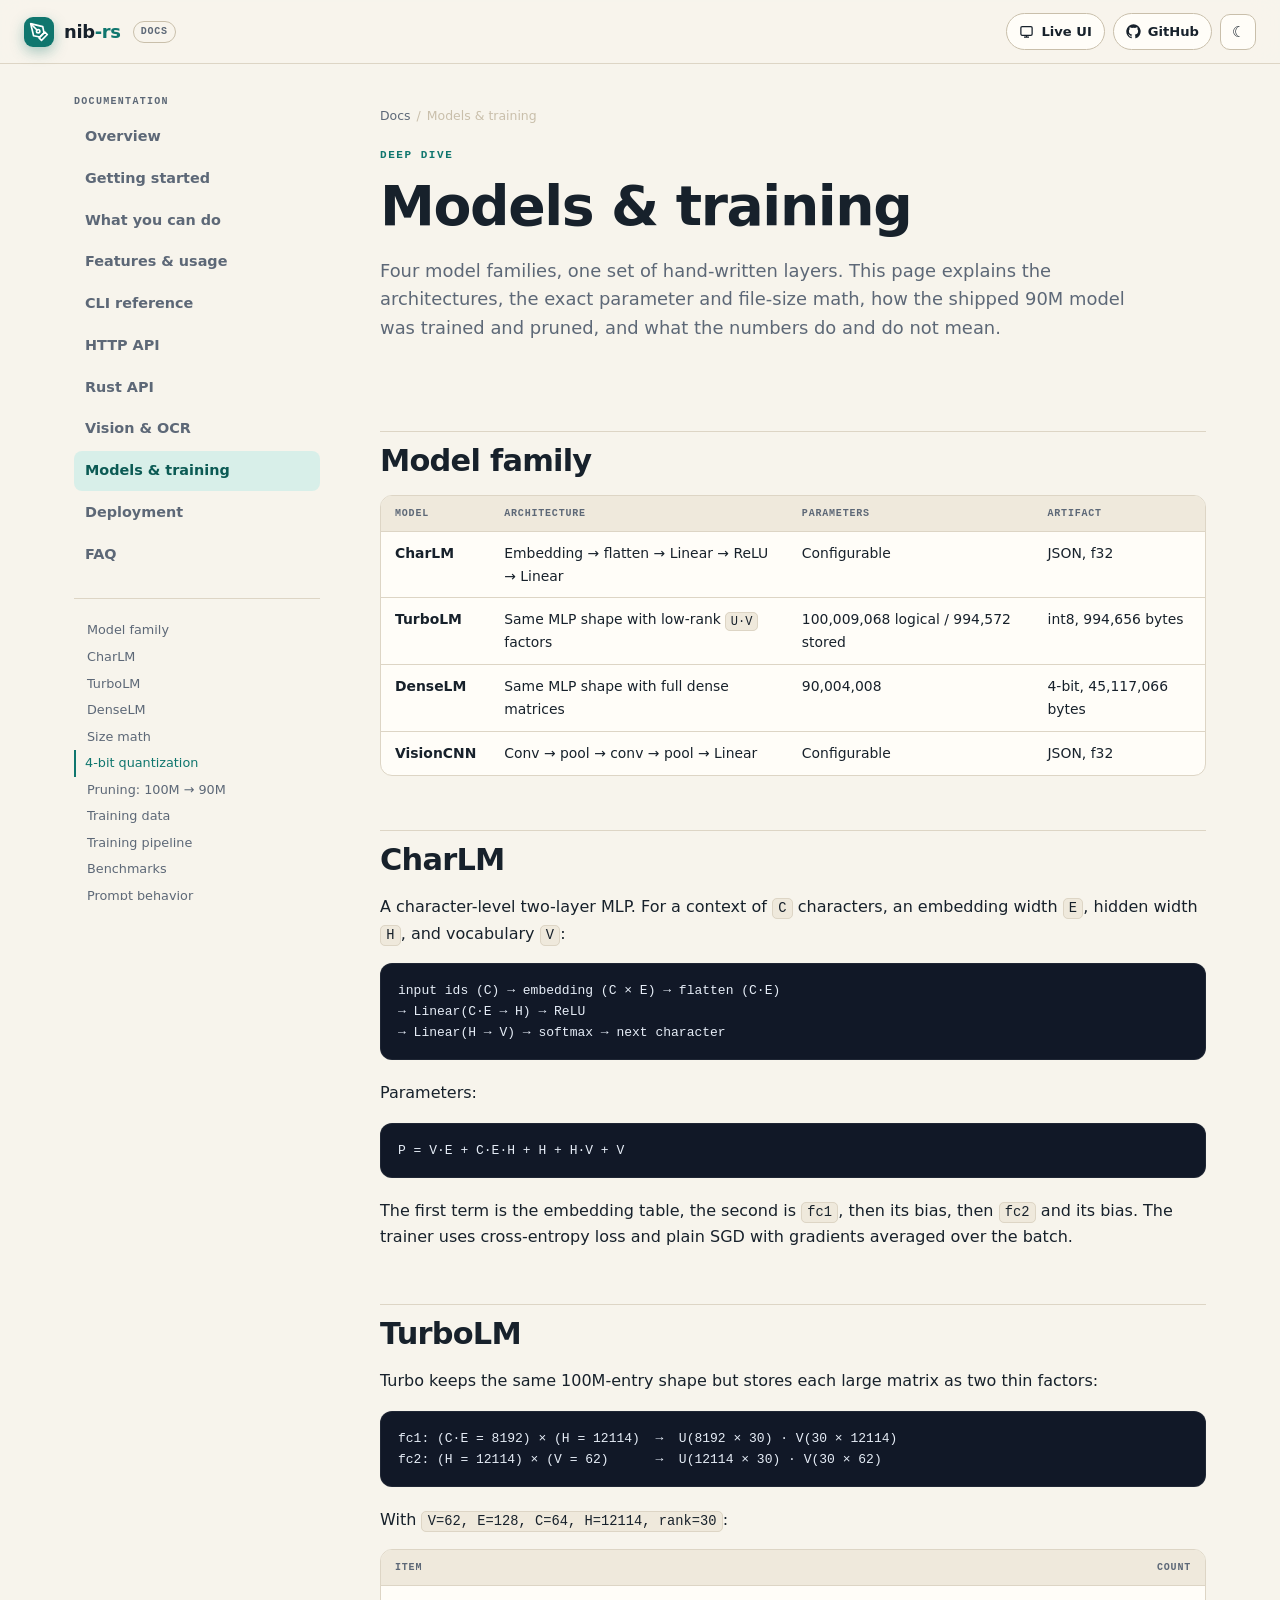
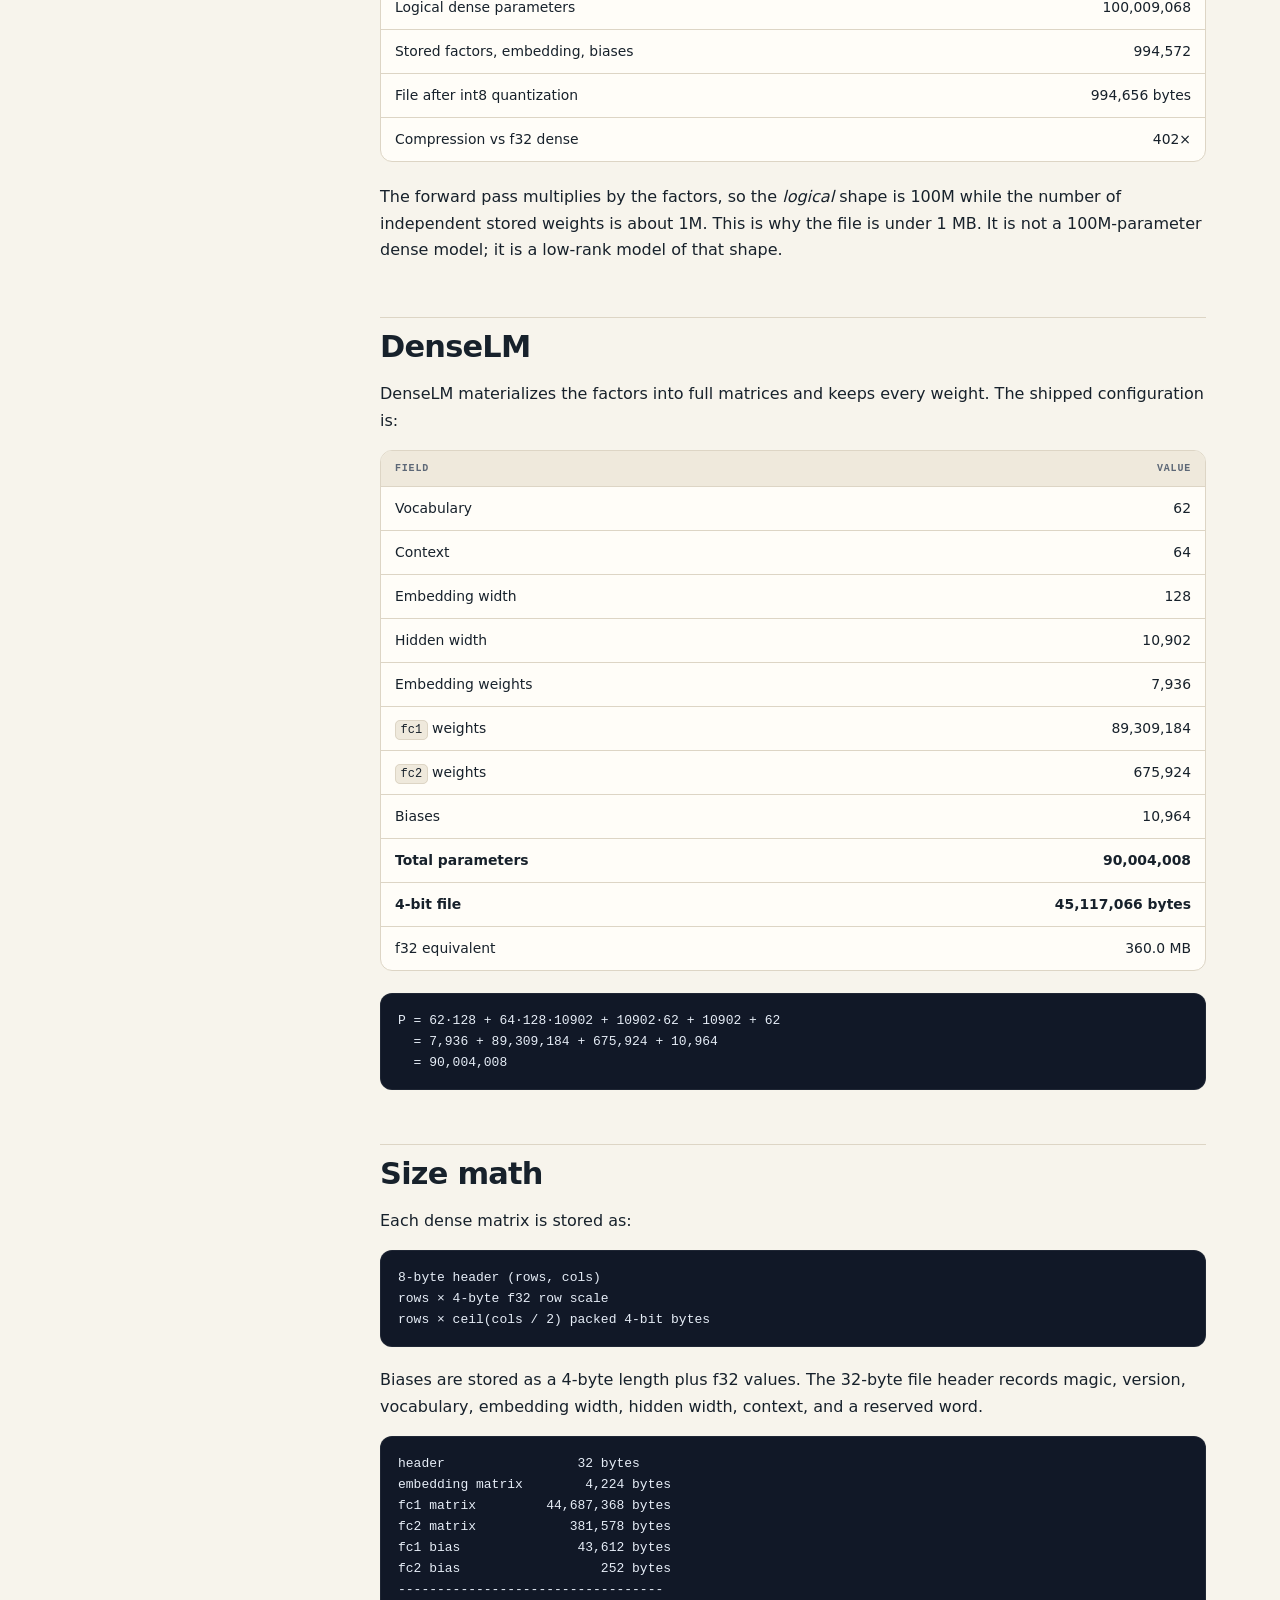
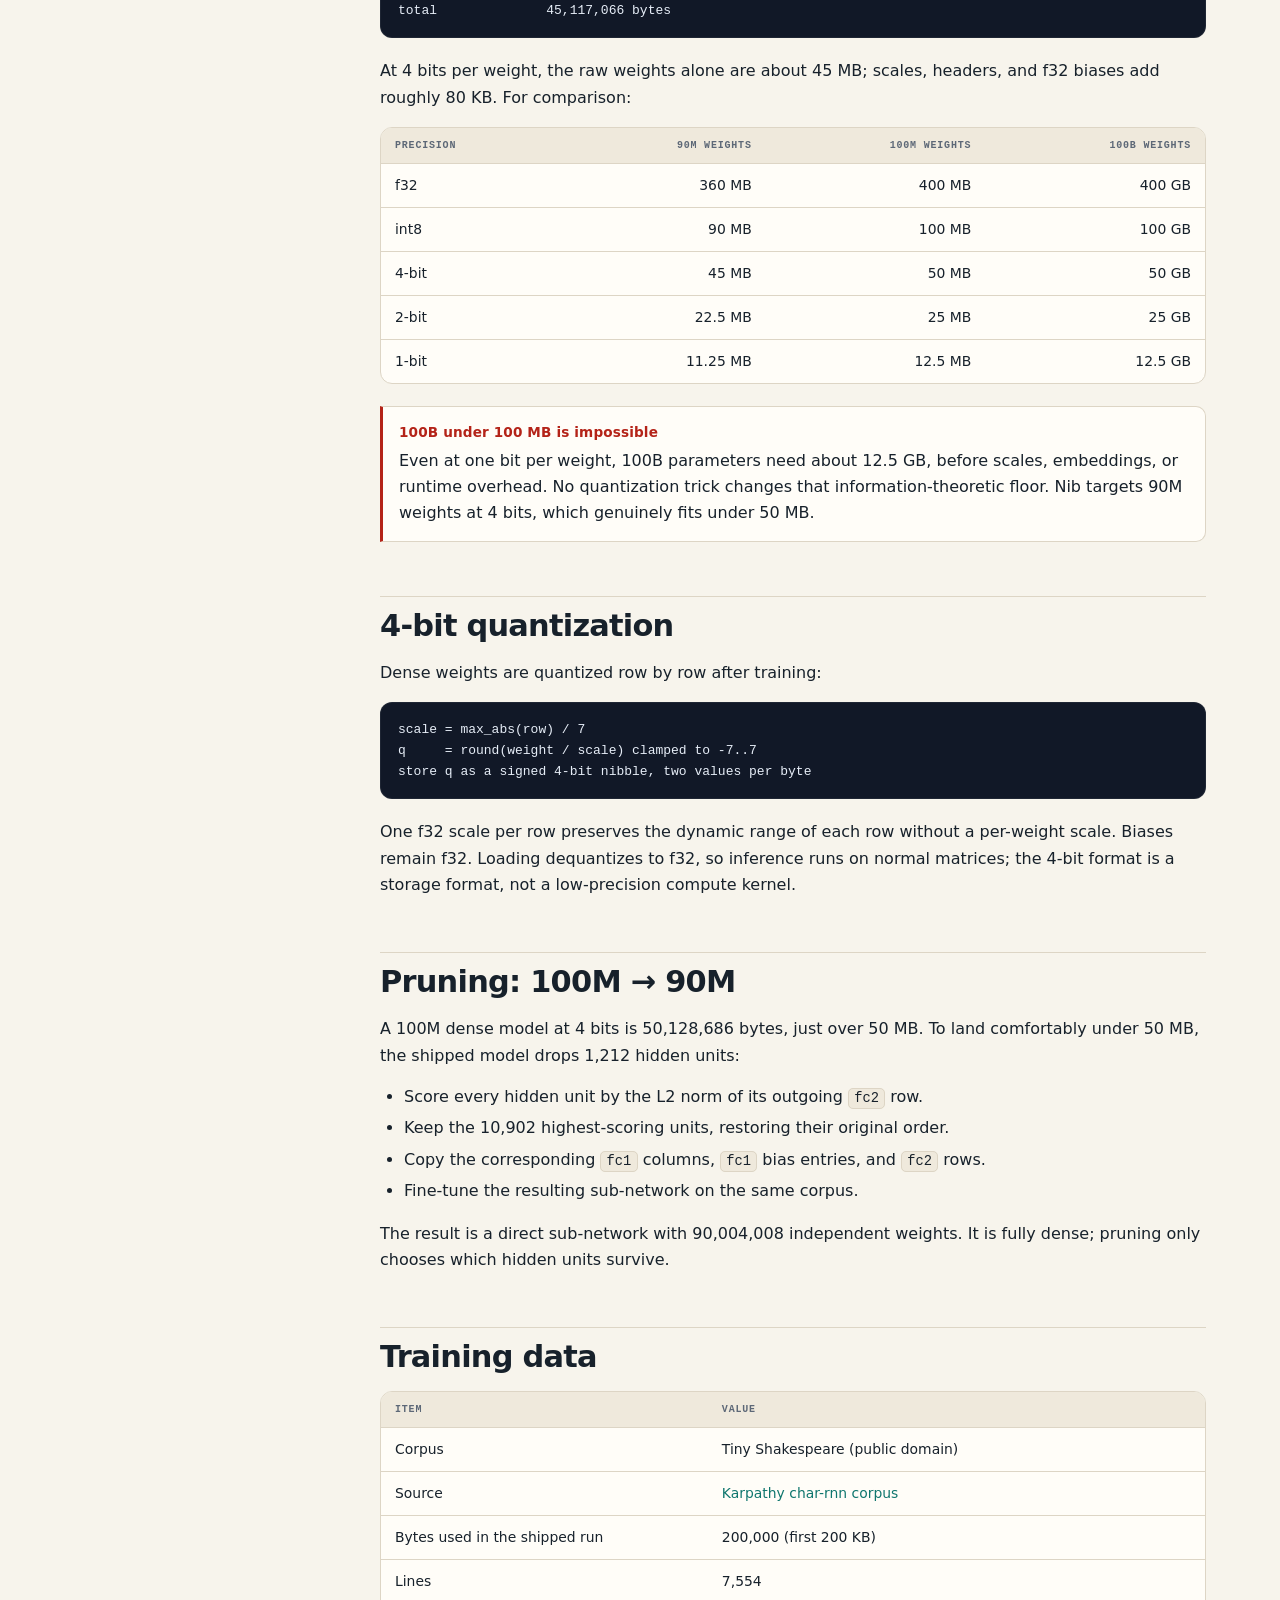
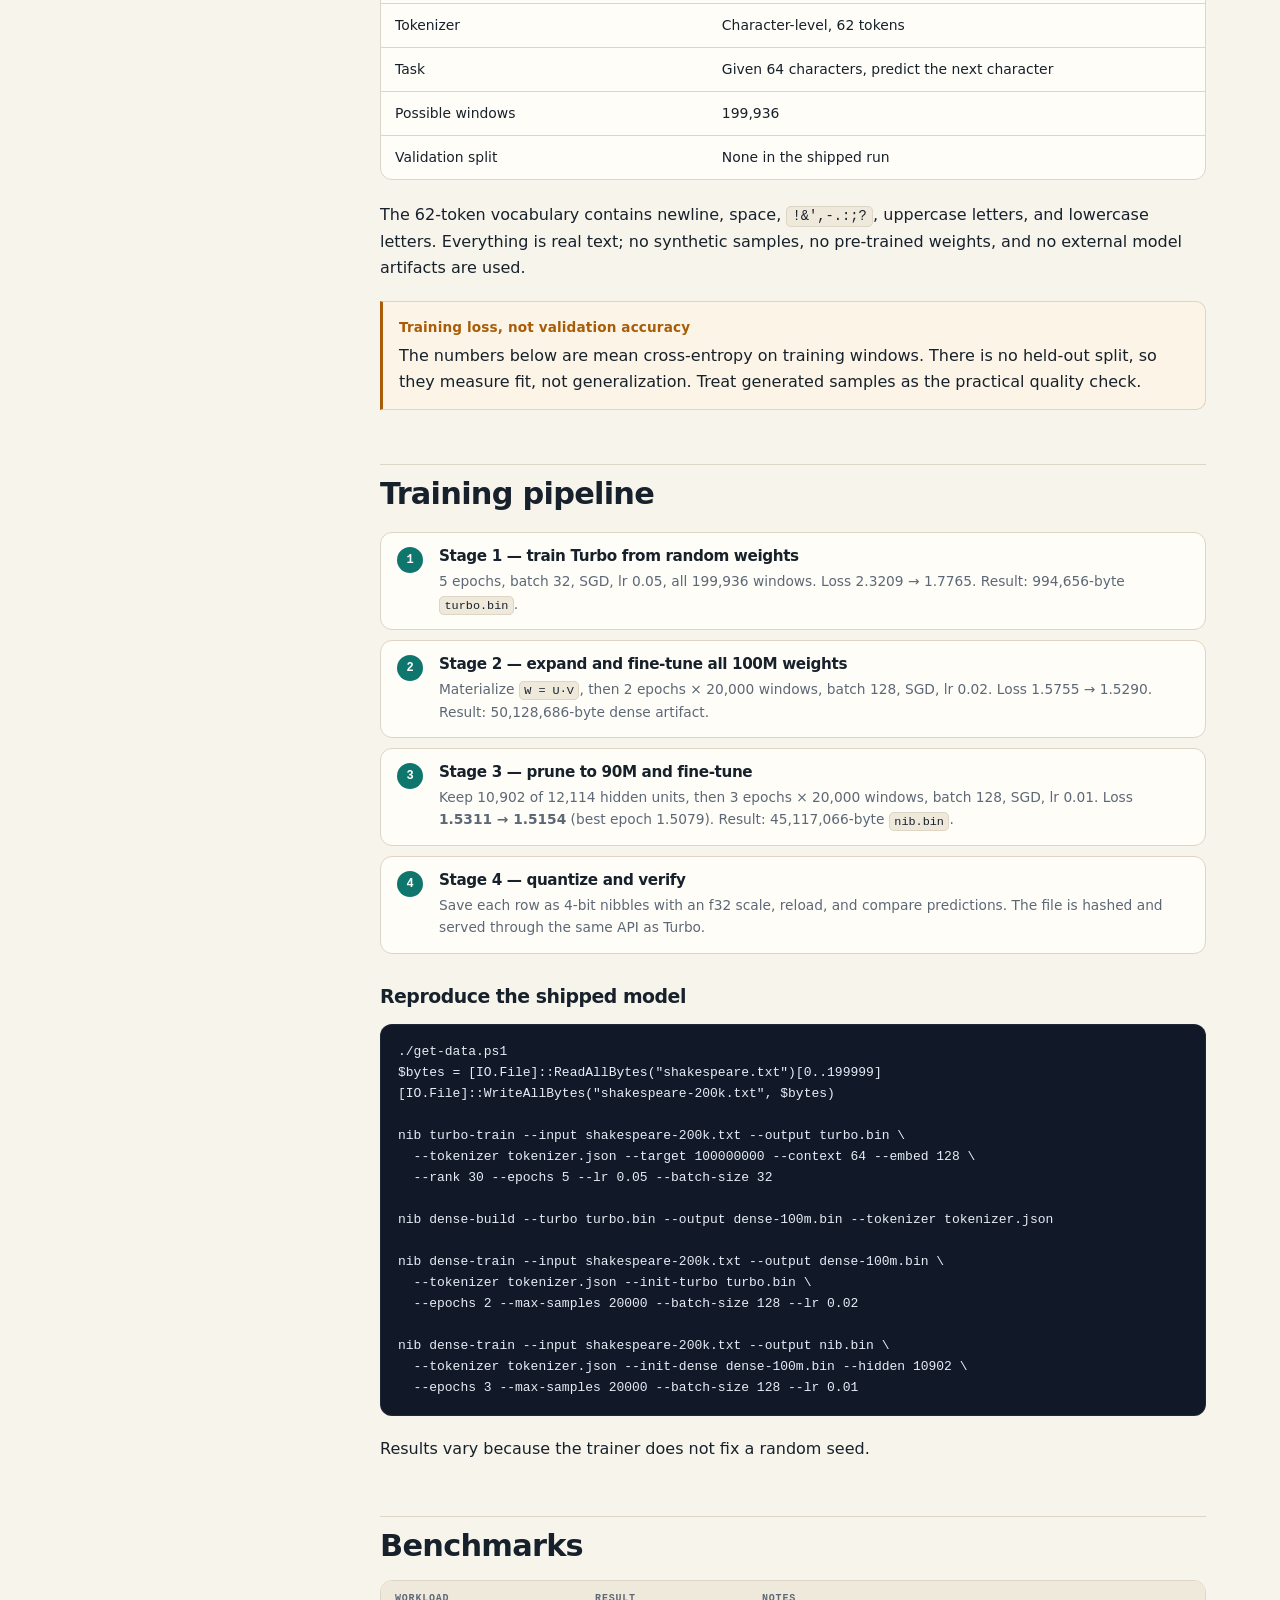
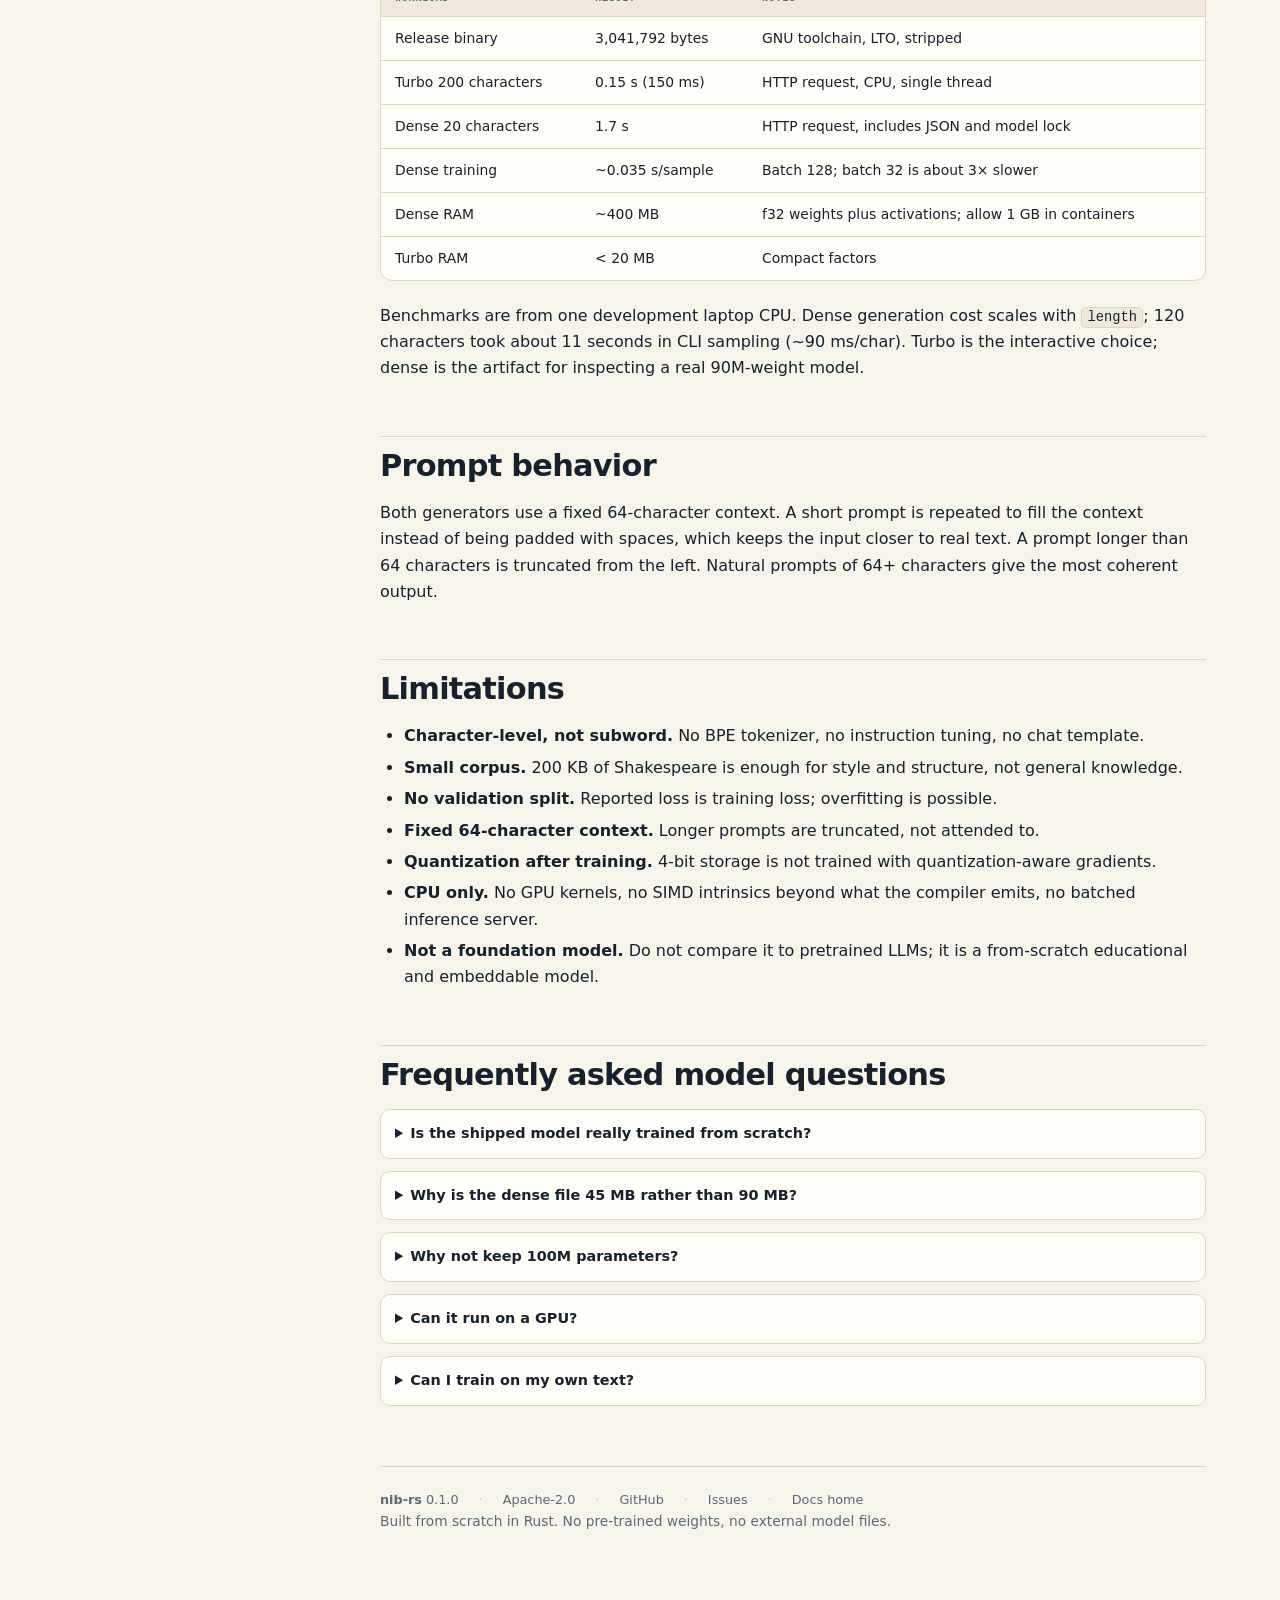
<file: docs/models.html>
<!doctype html>
<html lang="en">
<head>
<meta charset="utf-8">
<meta name="viewport" content="width=device-width, initial-scale=1">
<title>Models &amp; training · nib-rs docs</title>
<meta name="description" content="How nib-rs models work: CharLM, low-rank TurboLM, dense 90M DenseLM, parameter and file-size math, 4-bit quantization, pruning, real Shakespeare data, training results, and benchmarks.">
<meta name="theme-color" content="#0f766e">
<link rel="canonical" href="https://vamshavardhan50.github.io/nib-ai/docs/models.html">
<meta property="og:type" content="website">
<meta property="og:site_name" content="nib-rs docs">
<meta property="og:title" content="Models &amp; training · nib-rs docs">
<meta property="og:description" content="How nib-rs models work: CharLM, low-rank TurboLM, dense 90M DenseLM, parameter and file-size math, 4-bit quantization, pruning, real Shakespeare data, training results, and benchmarks.">
<meta property="og:url" content="https://vamshavardhan50.github.io/nib-ai/docs/models.html">
<meta name="twitter:card" content="summary">
<link rel="icon" href="data:image/svg+xml,%3Csvg xmlns='http://www.w3.org/2000/svg' viewBox='0 0 32 32'%3E%3Crect width='32' height='32' rx='8' fill='%230f766e'/%3E%3Ctext x='16' y='23' font-family='monospace' font-size='20' font-weight='bold' fill='%23e8fdf5' text-anchor='middle'%3En%3C/text%3E%3C/svg%3E">
<link rel="stylesheet" href="style.css">
<script>
  try {
    var saved = localStorage.getItem("nib-docs-theme");
    if (saved === "light" || saved === "dark") document.documentElement.dataset.theme = saved;
  } catch (e) {}
</script>
</head>
<body>
<a class="skip" href="#main">Skip to content</a>

<header class="topbar">
  <a class="brand" href="index.html" aria-label="nib-rs documentation home">
    <svg class="brand-mark" viewBox="0 0 24 24" fill="none" stroke="currentColor" stroke-width="2" stroke-linecap="round" stroke-linejoin="round" aria-hidden="true">
      <path d="M12 19l7-7 3 3-7 7-3-3z"></path>
      <path d="M18 13l-1.5-7.5L2 2l3.5 14.5L13 18l5-5z"></path>
      <path d="M2 2l7.586 7.586"></path>
      <circle cx="11" cy="11" r="2"></circle>
    </svg>
    <span class="brand-name">nib<span class="brand-suffix">-rs</span></span>
    <span class="brand-tag">docs</span>
  </a>
  <div class="topbar-actions">
    <a class="pill" href="../index.html" title="Open the browser UI">
      <svg viewBox="0 0 24 24" fill="none" stroke="currentColor" stroke-width="2" aria-hidden="true"><rect x="3" y="4" width="18" height="14" rx="2"></rect><path d="M8 21h8M12 18v3"></path></svg>
      <span class="label">Live UI</span>
    </a>
    <a class="pill" href="https://github.com/Vamshavardhan50/nib-ai" rel="noopener" title="GitHub repository">
      <svg viewBox="0 0 24 24" fill="currentColor" aria-hidden="true"><path d="M12 .5a11.5 11.5 0 0 0-3.64 22.42c.58.1.79-.25.79-.56v-2.17c-3.22.7-3.9-1.37-3.9-1.37-.53-1.34-1.29-1.7-1.29-1.7-1.05-.72.08-.71.08-.71 1.16.08 1.77 1.2 1.77 1.2 1.03 1.77 2.7 1.26 3.36.96.1-.75.4-1.26.73-1.55-2.57-.29-5.27-1.28-5.27-5.7 0-1.26.45-2.29 1.19-3.1-.12-.29-.52-1.46.11-3.05 0 0 .97-.31 3.18 1.18a11 11 0 0 1 5.8 0c2.2-1.49 3.17-1.18 3.17-1.18.63 1.59.23 2.76.12 3.05.74.81 1.18 1.84 1.18 3.1 0 4.43-2.7 5.4-5.28 5.69.41.36.78 1.06.78 2.14v3.17c0 .31.21.67.8.56A11.5 11.5 0 0 0 12 .5z"></path></svg>
      <span class="label">GitHub</span>
    </a>
    <button class="icon-btn" id="themeToggle" type="button" aria-label="Toggle theme">☾</button>
    <button class="icon-btn" id="menuToggle" type="button" aria-label="Open navigation" aria-expanded="false" aria-controls="sidebar">☰</button>
  </div>
</header>

<div class="shell">
  <aside class="sidebar" id="sidebar">
    <nav aria-label="Documentation">
      <p class="nav-label">Documentation</p>
      <a href="index.html">Overview</a>
        <a href="getting-started.html">Getting started</a>
        <a href="use-cases.html">What you can do</a>
        <a href="features.html">Features &amp; usage</a>
        <a href="cli.html">CLI reference</a>
        <a href="http-api.html">HTTP API</a>
        <a href="rust-api.html">Rust API</a>
        <a href="vision.html">Vision &amp; OCR</a>
        <a href="models.html">Models &amp; training</a>
        <a href="deployment.html">Deployment</a>
        <a href="faq.html">FAQ</a>
    </nav>
    <div class="toc" id="toc" aria-label="On this page"></div>
    <div class="sidebar-card">
      <span class="k">Shipped dense model</span>
      <span class="v">90,004,008 weights</span>
      <small>45,117,066 bytes · 4-bit · v0.1.0</small>
    </div>
  </aside>

  <main id="main">
    <article>
      <div class="crumbs"><a href="index.html">Docs</a> <span>/</span> <span>Models &amp; training</span></div>
      
<section class="hero">
  <p class="eyebrow">Deep dive</p>
  <h1>Models &amp; training</h1>
  <p class="lead">
    Four model families, one set of hand-written layers. This page explains the architectures,
    the exact parameter and file-size math, how the shipped 90M model was trained and pruned,
    and what the numbers do and do not mean.
  </p>
</section>

<h2>Model family</h2>
<div class="table-wrap">
<table>
  <thead><tr><th>Model</th><th>Architecture</th><th>Parameters</th><th>Artifact</th></tr></thead>
  <tbody>
    <tr><td><strong>CharLM</strong></td><td>Embedding → flatten → Linear → ReLU → Linear</td><td>Configurable</td><td>JSON, f32</td></tr>
    <tr><td><strong>TurboLM</strong></td><td>Same MLP shape with low-rank <code>U·V</code> factors</td><td>100,009,068 logical / 994,572 stored</td><td>int8, 994,656 bytes</td></tr>
    <tr><td><strong>DenseLM</strong></td><td>Same MLP shape with full dense matrices</td><td>90,004,008</td><td>4-bit, 45,117,066 bytes</td></tr>
    <tr><td><strong>VisionCNN</strong></td><td>Conv → pool → conv → pool → Linear</td><td>Configurable</td><td>JSON, f32</td></tr>
  </tbody>
</table>
</div>

<h2>CharLM</h2>
<p>A character-level two-layer MLP. For a context of <code>C</code> characters, an embedding width <code>E</code>, hidden width <code>H</code>, and vocabulary <code>V</code>:</p>
<pre><code>input ids (C) → embedding (C × E) → flatten (C·E)
→ Linear(C·E → H) → ReLU
→ Linear(H → V) → softmax → next character</code></pre>
<p>Parameters:</p>
<pre><code>P = V·E + C·E·H + H + H·V + V</code></pre>
<p>
  The first term is the embedding table, the second is <code>fc1</code>, then its bias, then
  <code>fc2</code> and its bias. The trainer uses cross-entropy loss and plain SGD with
  gradients averaged over the batch.
</p>

<h2>TurboLM</h2>
<p>
  Turbo keeps the same 100M-entry shape but stores each large matrix as two thin factors:
</p>
<pre><code>fc1: (C·E = 8192) × (H = 12114)  →  U(8192 × 30) · V(30 × 12114)
fc2: (H = 12114) × (V = 62)      →  U(12114 × 30) · V(30 × 62)</code></pre>
<p>With <code>V=62, E=128, C=64, H=12114, rank=30</code>:</p>
<div class="table-wrap">
<table>
  <thead><tr><th>Item</th><th class="num">Count</th></tr></thead>
  <tbody>
    <tr><td>Logical dense parameters</td><td class="num">100,009,068</td></tr>
    <tr><td>Stored factors, embedding, biases</td><td class="num">994,572</td></tr>
    <tr><td>File after int8 quantization</td><td class="num">994,656 bytes</td></tr>
    <tr><td>Compression vs f32 dense</td><td class="num">402×</td></tr>
  </tbody>
</table>
</div>
<p>
  The forward pass multiplies by the factors, so the <em>logical</em> shape is 100M while the
  number of independent stored weights is about 1M. This is why the file is under 1 MB. It is
  not a 100M-parameter dense model; it is a low-rank model of that shape.
</p>

<h2>DenseLM</h2>
<p>
  DenseLM materializes the factors into full matrices and keeps every weight. The shipped
  configuration is:
</p>
<div class="table-wrap">
<table>
  <thead><tr><th>Field</th><th class="num">Value</th></tr></thead>
  <tbody>
    <tr><td>Vocabulary</td><td class="num">62</td></tr>
    <tr><td>Context</td><td class="num">64</td></tr>
    <tr><td>Embedding width</td><td class="num">128</td></tr>
    <tr><td>Hidden width</td><td class="num">10,902</td></tr>
    <tr><td>Embedding weights</td><td class="num">7,936</td></tr>
    <tr><td><code>fc1</code> weights</td><td class="num">89,309,184</td></tr>
    <tr><td><code>fc2</code> weights</td><td class="num">675,924</td></tr>
    <tr><td>Biases</td><td class="num">10,964</td></tr>
    <tr><td><strong>Total parameters</strong></td><td class="num"><strong>90,004,008</strong></td></tr>
    <tr><td><strong>4-bit file</strong></td><td class="num"><strong>45,117,066 bytes</strong></td></tr>
    <tr><td>f32 equivalent</td><td class="num">360.0 MB</td></tr>
  </tbody>
</table>
</div>
<pre><code>P = 62·128 + 64·128·10902 + 10902·62 + 10902 + 62
  = 7,936 + 89,309,184 + 675,924 + 10,964
  = 90,004,008</code></pre>

<h2 id="size-math">Size math</h2>
<p>Each dense matrix is stored as:</p>
<pre><code>8-byte header (rows, cols)
rows × 4-byte f32 row scale
rows × ceil(cols / 2) packed 4-bit bytes</code></pre>
<p>Biases are stored as a 4-byte length plus f32 values. The 32-byte file header records magic, version, vocabulary, embedding width, hidden width, context, and a reserved word.</p>
<pre><code>header                 32 bytes
embedding matrix        4,224 bytes
fc1 matrix         44,687,368 bytes
fc2 matrix            381,578 bytes
fc1 bias               43,612 bytes
fc2 bias                  252 bytes
----------------------------------
total              45,117,066 bytes</code></pre>
<p>
  At 4 bits per weight, the raw weights alone are about 45 MB; scales, headers, and f32 biases
  add roughly 80 KB. For comparison:
</p>
<div class="table-wrap">
<table>
  <thead><tr><th>Precision</th><th class="num">90M weights</th><th class="num">100M weights</th><th class="num">100B weights</th></tr></thead>
  <tbody>
    <tr><td>f32</td><td class="num">360 MB</td><td class="num">400 MB</td><td class="num">400 GB</td></tr>
    <tr><td>int8</td><td class="num">90 MB</td><td class="num">100 MB</td><td class="num">100 GB</td></tr>
    <tr><td>4-bit</td><td class="num">45 MB</td><td class="num">50 MB</td><td class="num">50 GB</td></tr>
    <tr><td>2-bit</td><td class="num">22.5 MB</td><td class="num">25 MB</td><td class="num">25 GB</td></tr>
    <tr><td>1-bit</td><td class="num">11.25 MB</td><td class="num">12.5 MB</td><td class="num">12.5 GB</td></tr>
  </tbody>
</table>
</div>
<div class="callout danger">
  <strong>100B under 100 MB is impossible</strong>
  <p>
    Even at one bit per weight, 100B parameters need about 12.5 GB, before scales, embeddings,
    or runtime overhead. No quantization trick changes that information-theoretic floor. Nib
    targets 90M weights at 4 bits, which genuinely fits under 50 MB.
  </p>
</div>

<h2>4-bit quantization</h2>
<p>Dense weights are quantized row by row after training:</p>
<pre><code>scale = max_abs(row) / 7
q     = round(weight / scale) clamped to -7..7
store q as a signed 4-bit nibble, two values per byte</code></pre>
<p>
  One f32 scale per row preserves the dynamic range of each row without a per-weight scale.
  Biases remain f32. Loading dequantizes to f32, so inference runs on normal matrices; the
  4-bit format is a storage format, not a low-precision compute kernel.
</p>

<h2>Pruning: 100M → 90M</h2>
<p>
  A 100M dense model at 4 bits is 50,128,686 bytes, just over 50 MB. To land comfortably under
  50 MB, the shipped model drops 1,212 hidden units:
</p>
<ul>
  <li>Score every hidden unit by the L2 norm of its outgoing <code>fc2</code> row.</li>
  <li>Keep the 10,902 highest-scoring units, restoring their original order.</li>
  <li>Copy the corresponding <code>fc1</code> columns, <code>fc1</code> bias entries, and <code>fc2</code> rows.</li>
  <li>Fine-tune the resulting sub-network on the same corpus.</li>
</ul>
<p>
  The result is a direct sub-network with 90,004,008 independent weights. It is fully dense;
  pruning only chooses which hidden units survive.
</p>

<h2>Training data</h2>
<div class="table-wrap">
<table>
  <thead><tr><th>Item</th><th>Value</th></tr></thead>
  <tbody>
    <tr><td>Corpus</td><td>Tiny Shakespeare (public domain)</td></tr>
    <tr><td>Source</td><td><a href="https://raw.githubusercontent.com/karpathy/char-rnn/master/data/tinyshakespeare/input.txt" rel="noopener">Karpathy char-rnn corpus</a></td></tr>
    <tr><td>Bytes used in the shipped run</td><td>200,000 (first 200 KB)</td></tr>
    <tr><td>Lines</td><td>7,554</td></tr>
    <tr><td>Tokenizer</td><td>Character-level, 62 tokens</td></tr>
    <tr><td>Task</td><td>Given 64 characters, predict the next character</td></tr>
    <tr><td>Possible windows</td><td>199,936</td></tr>
    <tr><td>Validation split</td><td>None in the shipped run</td></tr>
  </tbody>
</table>
</div>
<p>
  The 62-token vocabulary contains newline, space, <code>!&amp;',-.:;?</code>, uppercase
  letters, and lowercase letters. Everything is real text; no synthetic samples, no
  pre-trained weights, and no external model artifacts are used.
</p>
<div class="callout warn">
  <strong>Training loss, not validation accuracy</strong>
  <p>
    The numbers below are mean cross-entropy on training windows. There is no held-out split,
    so they measure fit, not generalization. Treat generated samples as the practical quality
    check.
  </p>
</div>

<h2>Training pipeline</h2>
<div class="steps">
  <div class="step">
    <div>
      <h4>Stage 1 — train Turbo from random weights</h4>
      <p>5 epochs, batch 32, SGD, lr 0.05, all 199,936 windows. Loss 2.3209 → 1.7765. Result: 994,656-byte <code>turbo.bin</code>.</p>
    </div>
  </div>
  <div class="step">
    <div>
      <h4>Stage 2 — expand and fine-tune all 100M weights</h4>
      <p>Materialize <code>W = U·V</code>, then 2 epochs × 20,000 windows, batch 128, SGD, lr 0.02. Loss 1.5755 → 1.5290. Result: 50,128,686-byte dense artifact.</p>
    </div>
  </div>
  <div class="step">
    <div>
      <h4>Stage 3 — prune to 90M and fine-tune</h4>
      <p>Keep 10,902 of 12,114 hidden units, then 3 epochs × 20,000 windows, batch 128, SGD, lr 0.01. Loss <strong>1.5311 → 1.5154</strong> (best epoch 1.5079). Result: 45,117,066-byte <code>nib.bin</code>.</p>
    </div>
  </div>
  <div class="step">
    <div>
      <h4>Stage 4 — quantize and verify</h4>
      <p>Save each row as 4-bit nibbles with an f32 scale, reload, and compare predictions. The file is hashed and served through the same API as Turbo.</p>
    </div>
  </div>
</div>

<h3>Reproduce the shipped model</h3>
<pre><code>./get-data.ps1
$bytes = [IO.File]::ReadAllBytes("shakespeare.txt")[0..199999]
[IO.File]::WriteAllBytes("shakespeare-200k.txt", $bytes)

nib turbo-train --input shakespeare-200k.txt --output turbo.bin \
  --tokenizer tokenizer.json --target 100000000 --context 64 --embed 128 \
  --rank 30 --epochs 5 --lr 0.05 --batch-size 32

nib dense-build --turbo turbo.bin --output dense-100m.bin --tokenizer tokenizer.json

nib dense-train --input shakespeare-200k.txt --output dense-100m.bin \
  --tokenizer tokenizer.json --init-turbo turbo.bin \
  --epochs 2 --max-samples 20000 --batch-size 128 --lr 0.02

nib dense-train --input shakespeare-200k.txt --output nib.bin \
  --tokenizer tokenizer.json --init-dense dense-100m.bin --hidden 10902 \
  --epochs 3 --max-samples 20000 --batch-size 128 --lr 0.01</code></pre>
<p>Results vary because the trainer does not fix a random seed.</p>

<h2>Benchmarks</h2>
<div class="table-wrap">
<table>
  <thead><tr><th>Workload</th><th>Result</th><th>Notes</th></tr></thead>
  <tbody>
    <tr><td>Release binary</td><td>3,041,792 bytes</td><td>GNU toolchain, LTO, stripped</td></tr>
    <tr><td>Turbo 200 characters</td><td>0.15 s (150 ms)</td><td>HTTP request, CPU, single thread</td></tr>
    <tr><td>Dense 20 characters</td><td>1.7 s</td><td>HTTP request, includes JSON and model lock</td></tr>
    <tr><td>Dense training</td><td>~0.035 s/sample</td><td>Batch 128; batch 32 is about 3× slower</td></tr>
    <tr><td>Dense RAM</td><td>~400 MB</td><td>f32 weights plus activations; allow 1 GB in containers</td></tr>
    <tr><td>Turbo RAM</td><td>&lt; 20 MB</td><td>Compact factors</td></tr>
  </tbody>
</table>
</div>
<p>
  Benchmarks are from one development laptop CPU. Dense generation cost scales with
  <code>length</code>; 120 characters took about 11 seconds in CLI sampling (~90 ms/char).
  Turbo is the interactive choice; dense is the artifact for inspecting a real 90M-weight
  model.
</p>

<h2>Prompt behavior</h2>
<p>
  Both generators use a fixed 64-character context. A short prompt is repeated to fill the
  context instead of being padded with spaces, which keeps the input closer to real text. A
  prompt longer than 64 characters is truncated from the left. Natural prompts of 64+
  characters give the most coherent output.
</p>

<h2>Limitations</h2>
<ul>
  <li><strong>Character-level, not subword.</strong> No BPE tokenizer, no instruction tuning, no chat template.</li>
  <li><strong>Small corpus.</strong> 200 KB of Shakespeare is enough for style and structure, not general knowledge.</li>
  <li><strong>No validation split.</strong> Reported loss is training loss; overfitting is possible.</li>
  <li><strong>Fixed 64-character context.</strong> Longer prompts are truncated, not attended to.</li>
  <li><strong>Quantization after training.</strong> 4-bit storage is not trained with quantization-aware gradients.</li>
  <li><strong>CPU only.</strong> No GPU kernels, no SIMD intrinsics beyond what the compiler emits, no batched inference server.</li>
  <li><strong>Not a foundation model.</strong> Do not compare it to pretrained LLMs; it is a from-scratch educational and embeddable model.</li>
</ul>

<h2>Frequently asked model questions</h2>
<details>
  <summary>Is the shipped model really trained from scratch?</summary>
  <p>Yes. Turbo starts from Xavier-random factors and learns from the Shakespeare file. Dense is expanded from that project's own Turbo factors, then fine-tuned with dense gradients. No external checkpoint is loaded.</p>
</details>
<details>
  <summary>Why is the dense file 45 MB rather than 90 MB?</summary>
  <p>Weights are stored at 4 bits each. 90M × 0.5 bytes is about 45 MB; row scales and biases add about 80 KB.</p>
</details>
<details>
  <summary>Why not keep 100M parameters?</summary>
  <p>A 100M dense model at 4 bits is 50,128,686 bytes, slightly over 50 MB. Pruning 1,212 hidden units lands at 45.12 MB while keeping the model fully dense. The 100M configuration is still available through <code>dense-build</code>.</p>
</details>
<details>
  <summary>Can it run on a GPU?</summary>
  <p>Not currently. The implementation uses <code>ndarray</code> on the CPU. GPU support would require a new backend and is outside the current scope.</p>
</details>
<details>
  <summary>Can I train on my own text?</summary>
  <p>Yes. Point <code>--input</code> at any UTF-8 text file and use a matching tokenizer path. A larger, cleaner corpus improves quality more than adding epochs.</p>
</details>

      <footer class="footer">
        <div class="footer-row">
          <span><strong>nib-rs</strong> 0.1.0</span>
          <span class="dotsep">·</span>
          <span>Apache-2.0</span>
          <span class="dotsep">·</span>
          <a href="https://github.com/Vamshavardhan50/nib-ai" rel="noopener">GitHub</a>
          <span class="dotsep">·</span>
          <a href="https://github.com/Vamshavardhan50/nib-ai/issues" rel="noopener">Issues</a>
          <span class="dotsep">·</span>
          <a href="index.html">Docs home</a>
        </div>
        <p class="small muted">Built from scratch in Rust. No pre-trained weights, no external model files.</p>
      </footer>
    </article>
  </main>
</div>

<script src="docs.js" defer></script>
</body>
</html>
</file>
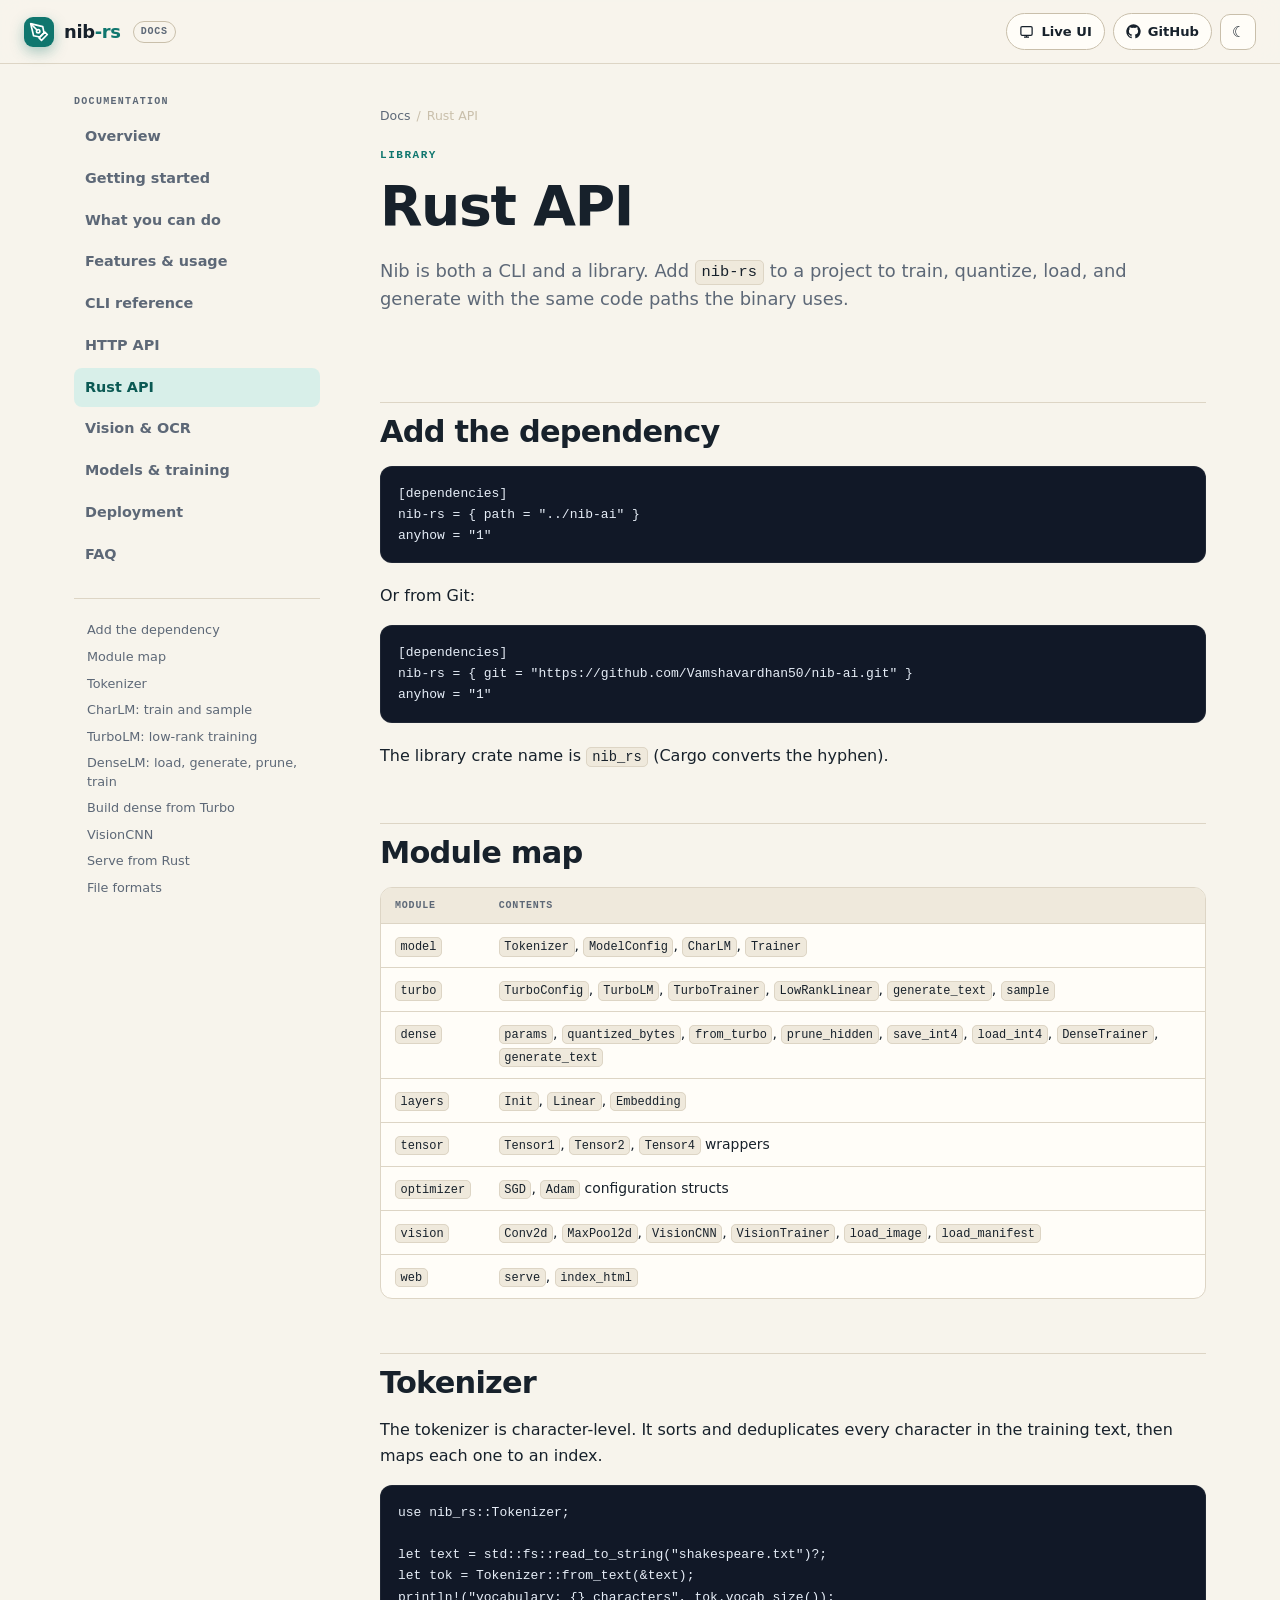
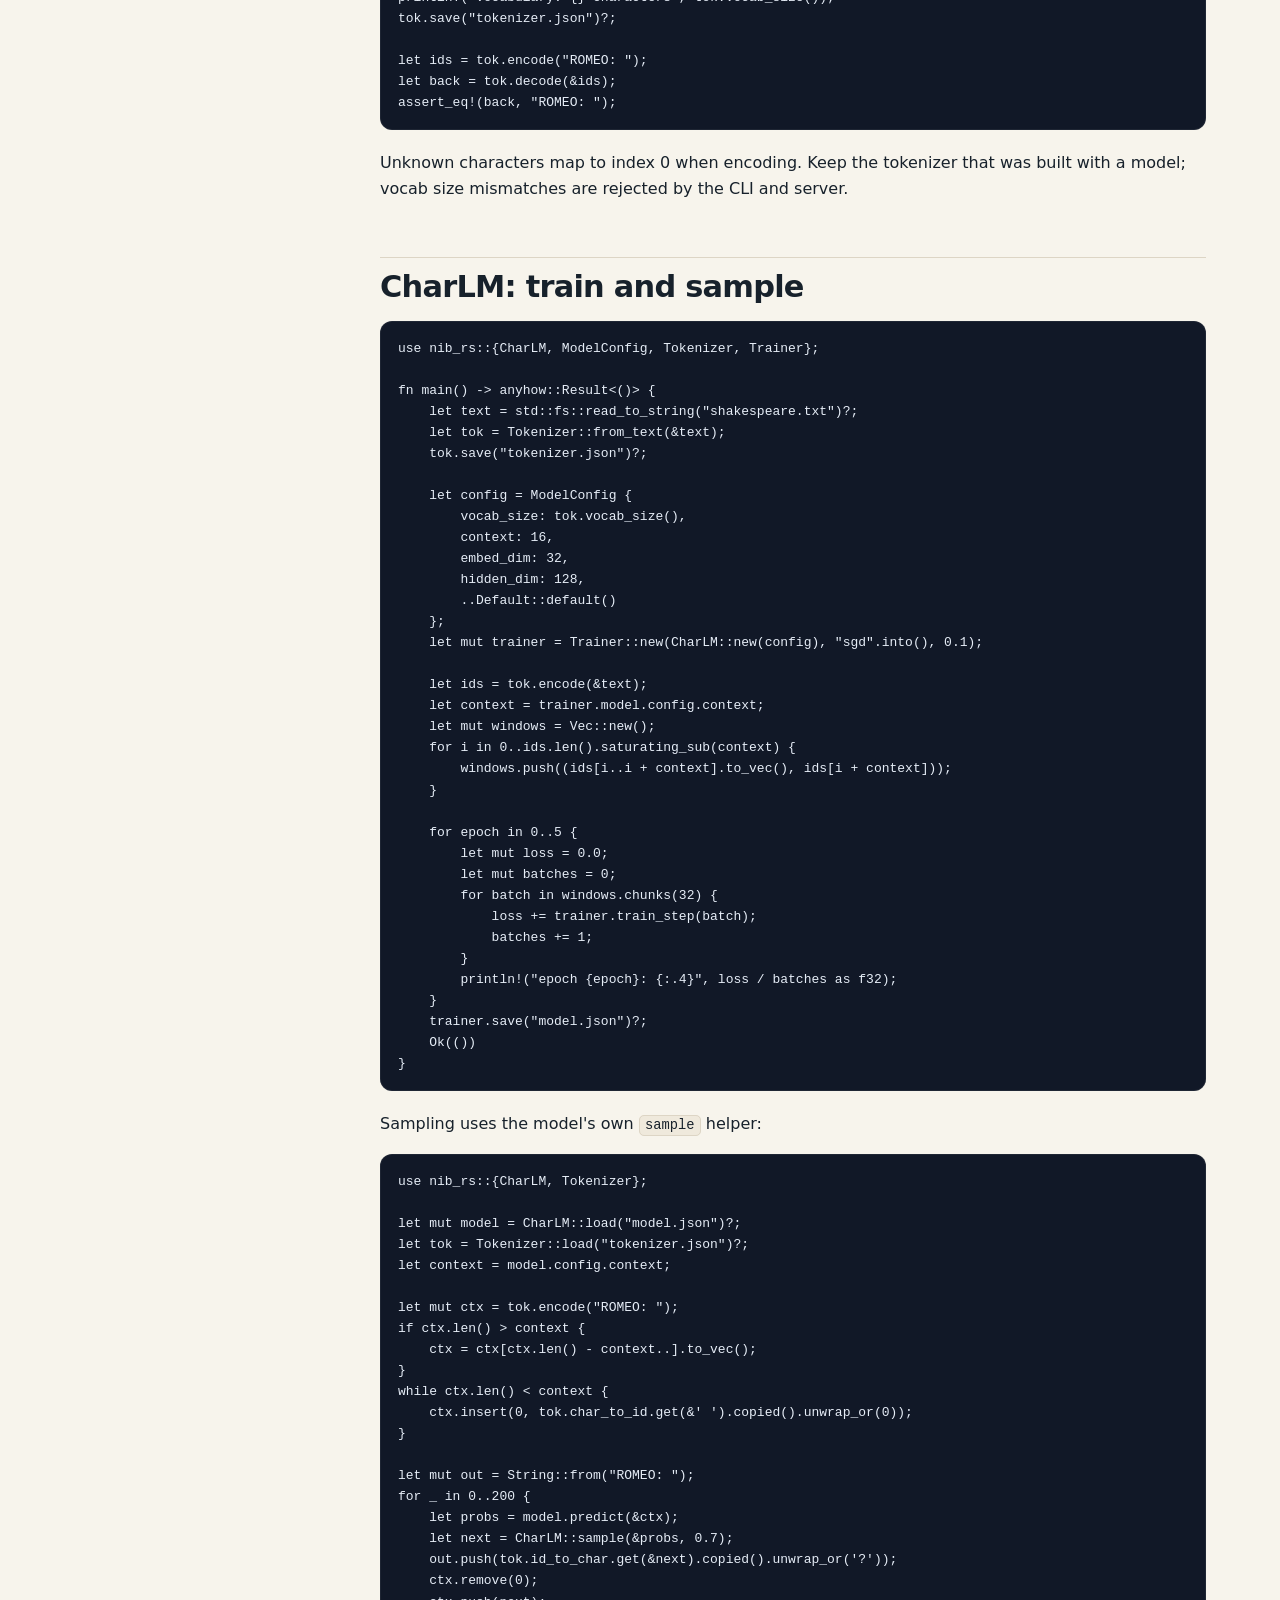
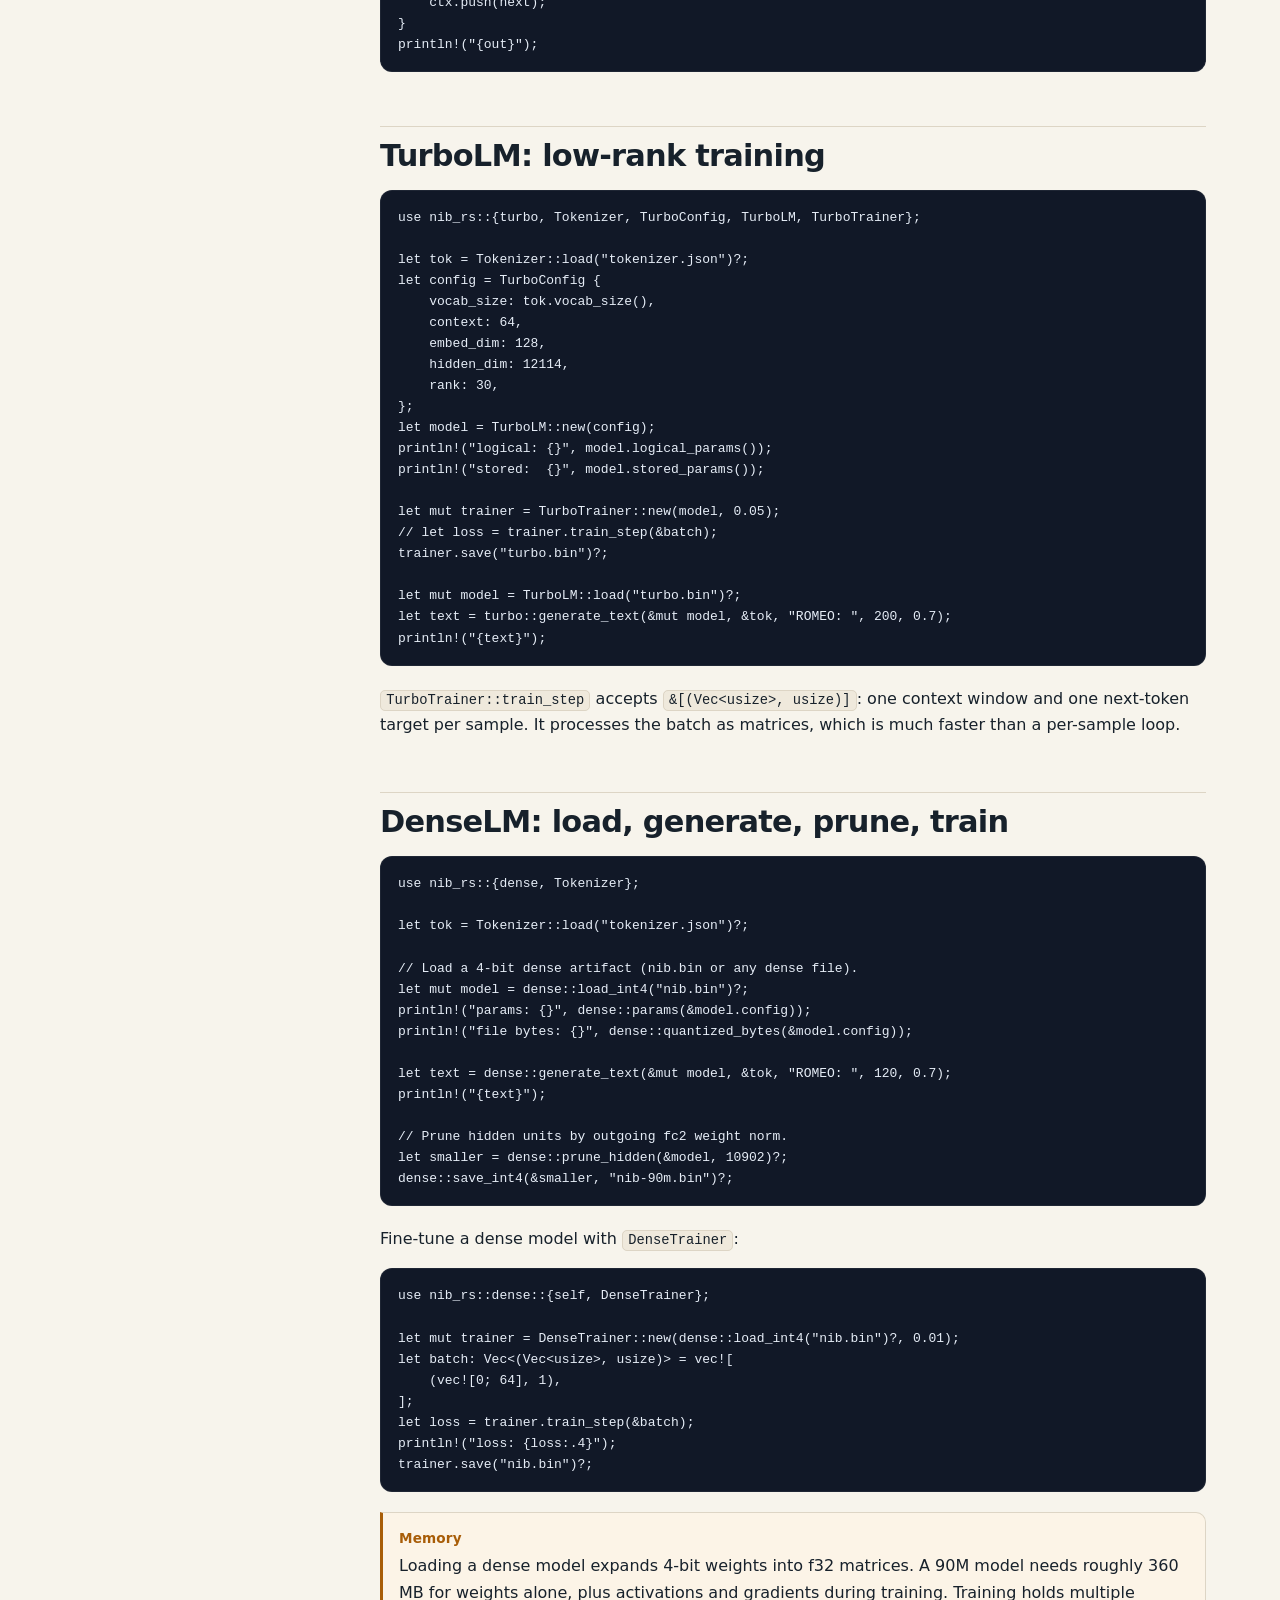
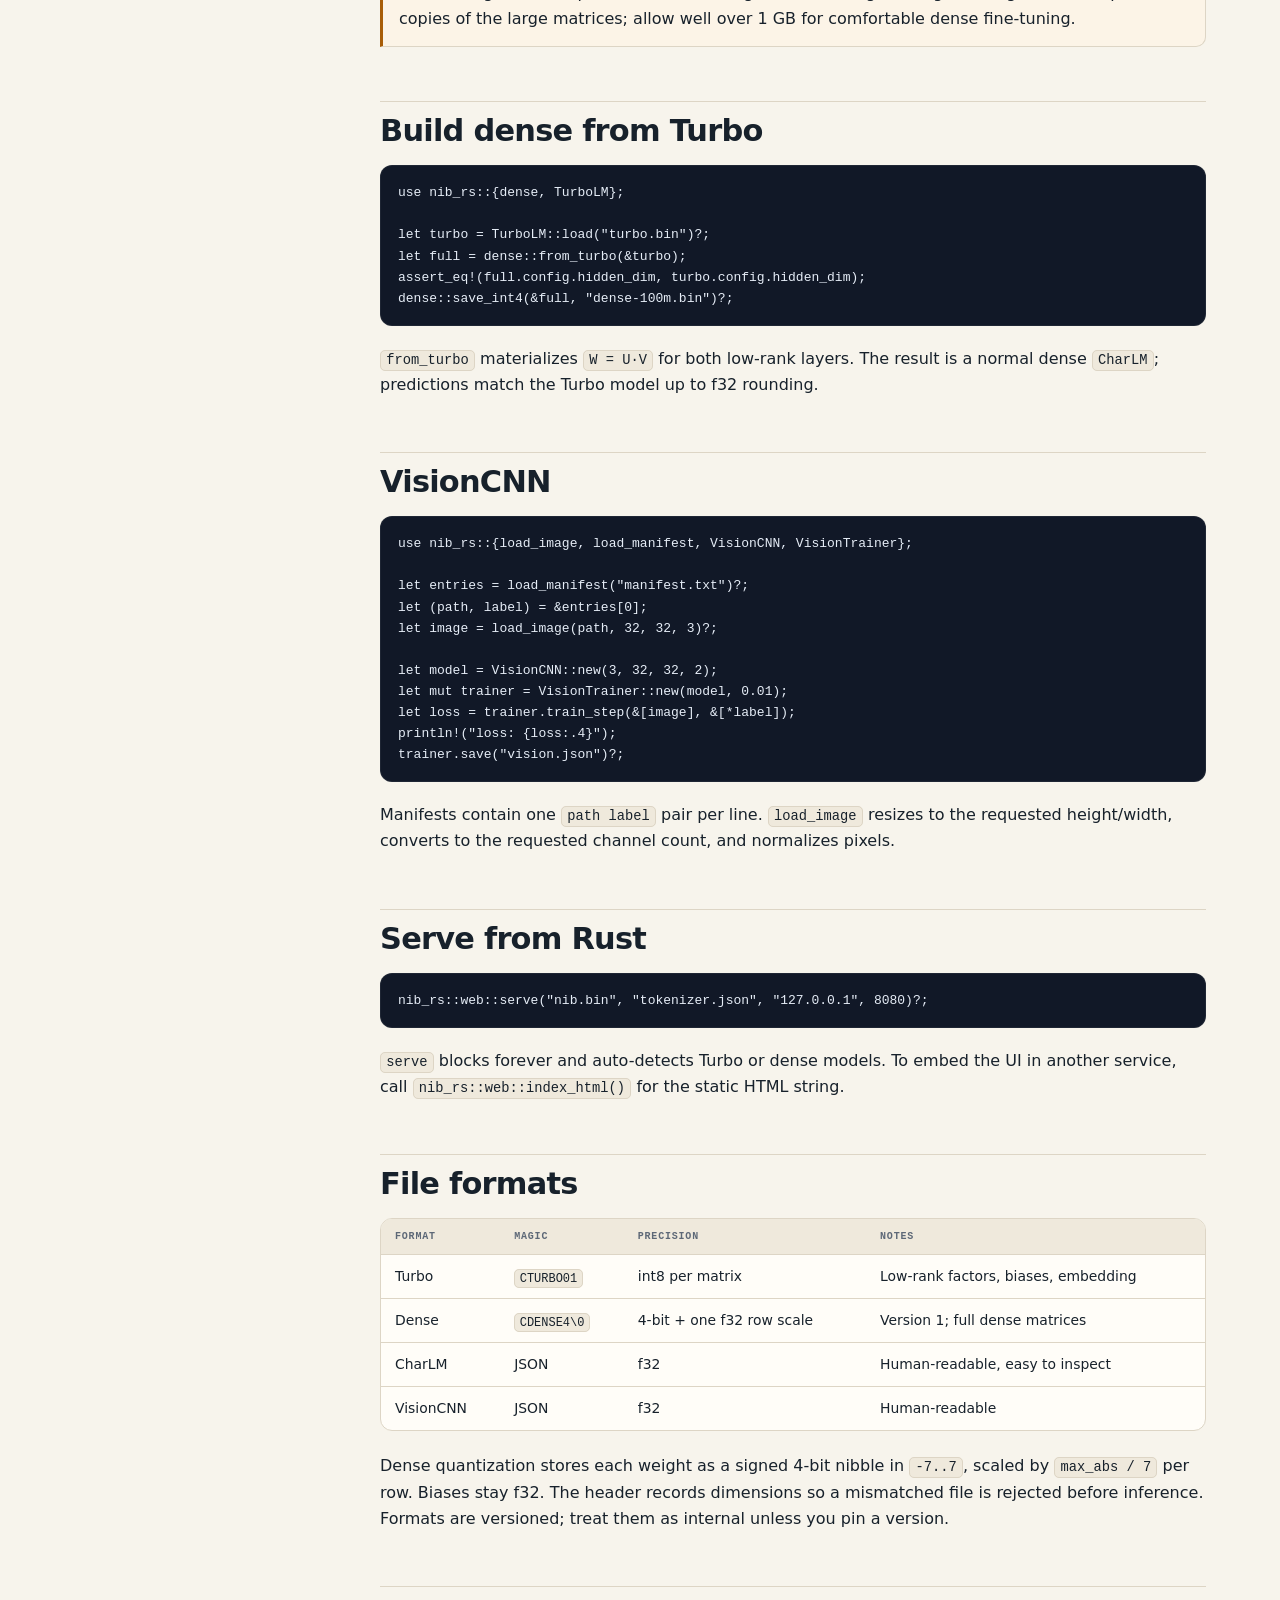
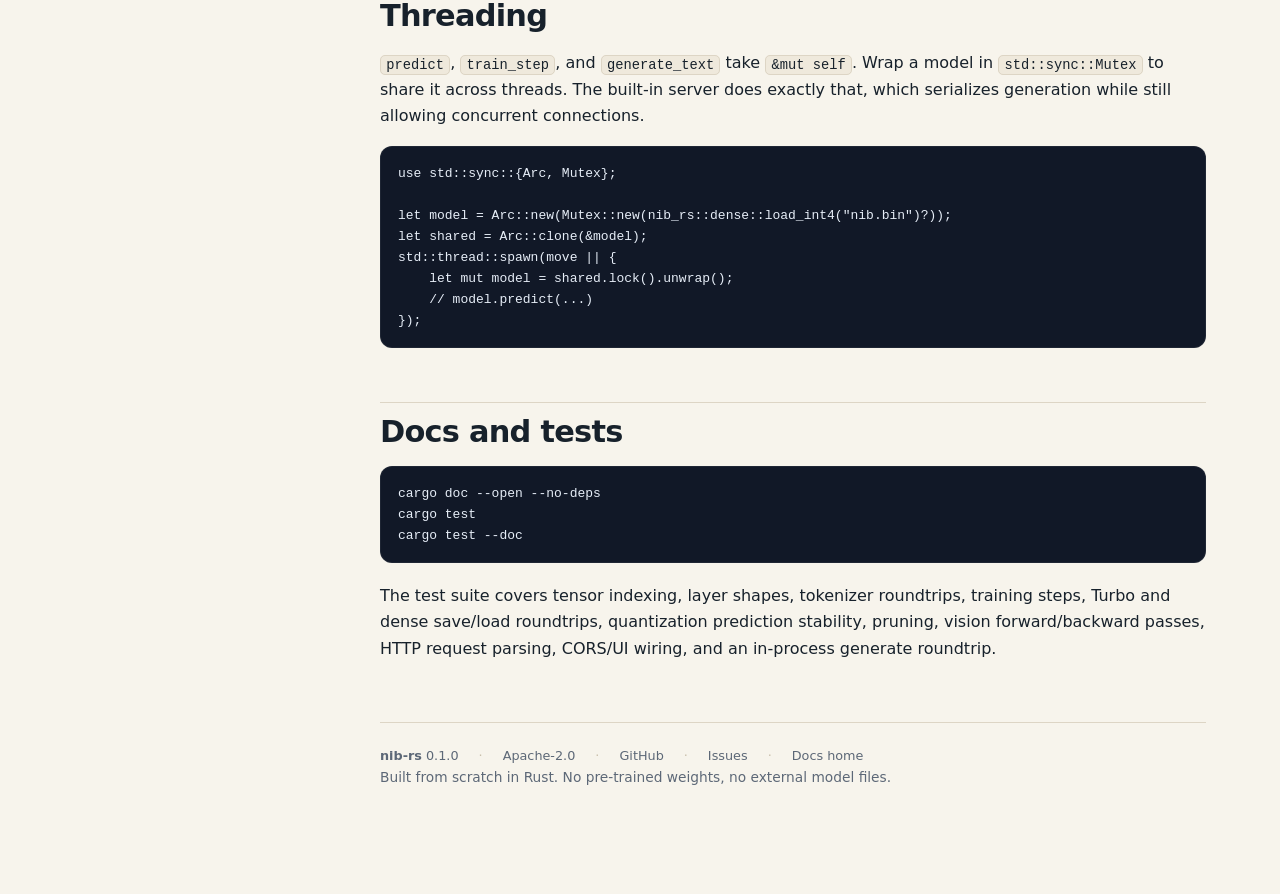
<file: docs/rust-api.html>
<!doctype html>
<html lang="en">
<head>
<meta charset="utf-8">
<meta name="viewport" content="width=device-width, initial-scale=1">
<title>Rust API · nib-rs docs</title>
<meta name="description" content="Use nib-rs as a Rust crate: tokenizer, CharLM training, Turbo and dense models, quantization, generation, vision, and the HTTP server.">
<meta name="theme-color" content="#0f766e">
<link rel="canonical" href="https://vamshavardhan50.github.io/nib-ai/docs/rust-api.html">
<meta property="og:type" content="website">
<meta property="og:site_name" content="nib-rs docs">
<meta property="og:title" content="Rust API · nib-rs docs">
<meta property="og:description" content="Use nib-rs as a Rust crate: tokenizer, CharLM training, Turbo and dense models, quantization, generation, vision, and the HTTP server.">
<meta property="og:url" content="https://vamshavardhan50.github.io/nib-ai/docs/rust-api.html">
<meta name="twitter:card" content="summary">
<link rel="icon" href="data:image/svg+xml,%3Csvg xmlns='http://www.w3.org/2000/svg' viewBox='0 0 32 32'%3E%3Crect width='32' height='32' rx='8' fill='%230f766e'/%3E%3Ctext x='16' y='23' font-family='monospace' font-size='20' font-weight='bold' fill='%23e8fdf5' text-anchor='middle'%3En%3C/text%3E%3C/svg%3E">
<link rel="stylesheet" href="style.css">
<script>
  try {
    var saved = localStorage.getItem("nib-docs-theme");
    if (saved === "light" || saved === "dark") document.documentElement.dataset.theme = saved;
  } catch (e) {}
</script>
</head>
<body>
<a class="skip" href="#main">Skip to content</a>

<header class="topbar">
  <a class="brand" href="index.html" aria-label="nib-rs documentation home">
    <svg class="brand-mark" viewBox="0 0 24 24" fill="none" stroke="currentColor" stroke-width="2" stroke-linecap="round" stroke-linejoin="round" aria-hidden="true">
      <path d="M12 19l7-7 3 3-7 7-3-3z"></path>
      <path d="M18 13l-1.5-7.5L2 2l3.5 14.5L13 18l5-5z"></path>
      <path d="M2 2l7.586 7.586"></path>
      <circle cx="11" cy="11" r="2"></circle>
    </svg>
    <span class="brand-name">nib<span class="brand-suffix">-rs</span></span>
    <span class="brand-tag">docs</span>
  </a>
  <div class="topbar-actions">
    <a class="pill" href="../index.html" title="Open the browser UI">
      <svg viewBox="0 0 24 24" fill="none" stroke="currentColor" stroke-width="2" aria-hidden="true"><rect x="3" y="4" width="18" height="14" rx="2"></rect><path d="M8 21h8M12 18v3"></path></svg>
      <span class="label">Live UI</span>
    </a>
    <a class="pill" href="https://github.com/Vamshavardhan50/nib-ai" rel="noopener" title="GitHub repository">
      <svg viewBox="0 0 24 24" fill="currentColor" aria-hidden="true"><path d="M12 .5a11.5 11.5 0 0 0-3.64 22.42c.58.1.79-.25.79-.56v-2.17c-3.22.7-3.9-1.37-3.9-1.37-.53-1.34-1.29-1.7-1.29-1.7-1.05-.72.08-.71.08-.71 1.16.08 1.77 1.2 1.77 1.2 1.03 1.77 2.7 1.26 3.36.96.1-.75.4-1.26.73-1.55-2.57-.29-5.27-1.28-5.27-5.7 0-1.26.45-2.29 1.19-3.1-.12-.29-.52-1.46.11-3.05 0 0 .97-.31 3.18 1.18a11 11 0 0 1 5.8 0c2.2-1.49 3.17-1.18 3.17-1.18.63 1.59.23 2.76.12 3.05.74.81 1.18 1.84 1.18 3.1 0 4.43-2.7 5.4-5.28 5.69.41.36.78 1.06.78 2.14v3.17c0 .31.21.67.8.56A11.5 11.5 0 0 0 12 .5z"></path></svg>
      <span class="label">GitHub</span>
    </a>
    <button class="icon-btn" id="themeToggle" type="button" aria-label="Toggle theme">☾</button>
    <button class="icon-btn" id="menuToggle" type="button" aria-label="Open navigation" aria-expanded="false" aria-controls="sidebar">☰</button>
  </div>
</header>

<div class="shell">
  <aside class="sidebar" id="sidebar">
    <nav aria-label="Documentation">
      <p class="nav-label">Documentation</p>
      <a href="index.html">Overview</a>
        <a href="getting-started.html">Getting started</a>
        <a href="use-cases.html">What you can do</a>
        <a href="features.html">Features &amp; usage</a>
        <a href="cli.html">CLI reference</a>
        <a href="http-api.html">HTTP API</a>
        <a href="rust-api.html">Rust API</a>
        <a href="vision.html">Vision &amp; OCR</a>
        <a href="models.html">Models &amp; training</a>
        <a href="deployment.html">Deployment</a>
        <a href="faq.html">FAQ</a>
    </nav>
    <div class="toc" id="toc" aria-label="On this page"></div>
    <div class="sidebar-card">
      <span class="k">Shipped dense model</span>
      <span class="v">90,004,008 weights</span>
      <small>45,117,066 bytes · 4-bit · v0.1.0</small>
    </div>
  </aside>

  <main id="main">
    <article>
      <div class="crumbs"><a href="index.html">Docs</a> <span>/</span> <span>Rust API</span></div>
      
<section class="hero">
  <p class="eyebrow">Library</p>
  <h1>Rust API</h1>
  <p class="lead">
    Nib is both a CLI and a library. Add <code>nib-rs</code> to a project to train, quantize,
    load, and generate with the same code paths the binary uses.
  </p>
</section>

<h2>Add the dependency</h2>
<pre><code>[dependencies]
nib-rs = { path = "../nib-ai" }
anyhow = "1"</code></pre>
<p>Or from Git:</p>
<pre><code>[dependencies]
nib-rs = { git = "https://github.com/Vamshavardhan50/nib-ai.git" }
anyhow = "1"</code></pre>
<p>The library crate name is <code>nib_rs</code> (Cargo converts the hyphen).</p>

<h2>Module map</h2>
<div class="table-wrap">
<table>
  <thead><tr><th>Module</th><th>Contents</th></tr></thead>
  <tbody>
    <tr><td><code>model</code></td><td><code>Tokenizer</code>, <code>ModelConfig</code>, <code>CharLM</code>, <code>Trainer</code></td></tr>
    <tr><td><code>turbo</code></td><td><code>TurboConfig</code>, <code>TurboLM</code>, <code>TurboTrainer</code>, <code>LowRankLinear</code>, <code>generate_text</code>, <code>sample</code></td></tr>
    <tr><td><code>dense</code></td><td><code>params</code>, <code>quantized_bytes</code>, <code>from_turbo</code>, <code>prune_hidden</code>, <code>save_int4</code>, <code>load_int4</code>, <code>DenseTrainer</code>, <code>generate_text</code></td></tr>
    <tr><td><code>layers</code></td><td><code>Init</code>, <code>Linear</code>, <code>Embedding</code></td></tr>
    <tr><td><code>tensor</code></td><td><code>Tensor1</code>, <code>Tensor2</code>, <code>Tensor4</code> wrappers</td></tr>
    <tr><td><code>optimizer</code></td><td><code>SGD</code>, <code>Adam</code> configuration structs</td></tr>
    <tr><td><code>vision</code></td><td><code>Conv2d</code>, <code>MaxPool2d</code>, <code>VisionCNN</code>, <code>VisionTrainer</code>, <code>load_image</code>, <code>load_manifest</code></td></tr>
    <tr><td><code>web</code></td><td><code>serve</code>, <code>index_html</code></td></tr>
  </tbody>
</table>
</div>

<h2>Tokenizer</h2>
<p>The tokenizer is character-level. It sorts and deduplicates every character in the training text, then maps each one to an index.</p>
<pre><code>use nib_rs::Tokenizer;

let text = std::fs::read_to_string("shakespeare.txt")?;
let tok = Tokenizer::from_text(&text);
println!("vocabulary: {} characters", tok.vocab_size());
tok.save("tokenizer.json")?;

let ids = tok.encode("ROMEO: ");
let back = tok.decode(&ids);
assert_eq!(back, "ROMEO: ");</code></pre>
<p>Unknown characters map to index 0 when encoding. Keep the tokenizer that was built with a model; vocab size mismatches are rejected by the CLI and server.</p>

<h2>CharLM: train and sample</h2>
<pre><code>use nib_rs::{CharLM, ModelConfig, Tokenizer, Trainer};

fn main() -&gt; anyhow::Result&lt;()&gt; {
    let text = std::fs::read_to_string("shakespeare.txt")?;
    let tok = Tokenizer::from_text(&text);
    tok.save("tokenizer.json")?;

    let config = ModelConfig {
        vocab_size: tok.vocab_size(),
        context: 16,
        embed_dim: 32,
        hidden_dim: 128,
        ..Default::default()
    };
    let mut trainer = Trainer::new(CharLM::new(config), "sgd".into(), 0.1);

    let ids = tok.encode(&text);
    let context = trainer.model.config.context;
    let mut windows = Vec::new();
    for i in 0..ids.len().saturating_sub(context) {
        windows.push((ids[i..i + context].to_vec(), ids[i + context]));
    }

    for epoch in 0..5 {
        let mut loss = 0.0;
        let mut batches = 0;
        for batch in windows.chunks(32) {
            loss += trainer.train_step(batch);
            batches += 1;
        }
        println!("epoch {epoch}: {:.4}", loss / batches as f32);
    }
    trainer.save("model.json")?;
    Ok(())
}</code></pre>
<p>Sampling uses the model's own <code>sample</code> helper:</p>
<pre><code>use nib_rs::{CharLM, Tokenizer};

let mut model = CharLM::load("model.json")?;
let tok = Tokenizer::load("tokenizer.json")?;
let context = model.config.context;

let mut ctx = tok.encode("ROMEO: ");
if ctx.len() &gt; context {
    ctx = ctx[ctx.len() - context..].to_vec();
}
while ctx.len() &lt; context {
    ctx.insert(0, tok.char_to_id.get(&amp;' ').copied().unwrap_or(0));
}

let mut out = String::from("ROMEO: ");
for _ in 0..200 {
    let probs = model.predict(&amp;ctx);
    let next = CharLM::sample(&amp;probs, 0.7);
    out.push(tok.id_to_char.get(&amp;next).copied().unwrap_or('?'));
    ctx.remove(0);
    ctx.push(next);
}
println!("{out}");</code></pre>

<h2>TurboLM: low-rank training</h2>
<pre><code>use nib_rs::{turbo, Tokenizer, TurboConfig, TurboLM, TurboTrainer};

let tok = Tokenizer::load("tokenizer.json")?;
let config = TurboConfig {
    vocab_size: tok.vocab_size(),
    context: 64,
    embed_dim: 128,
    hidden_dim: 12114,
    rank: 30,
};
let model = TurboLM::new(config);
println!("logical: {}", model.logical_params());
println!("stored:  {}", model.stored_params());

let mut trainer = TurboTrainer::new(model, 0.05);
// let loss = trainer.train_step(&amp;batch);
trainer.save("turbo.bin")?;

let mut model = TurboLM::load("turbo.bin")?;
let text = turbo::generate_text(&amp;mut model, &amp;tok, "ROMEO: ", 200, 0.7);
println!("{text}");</code></pre>
<p>
  <code>TurboTrainer::train_step</code> accepts <code>&amp;[(Vec&lt;usize&gt;, usize)]</code>:
  one context window and one next-token target per sample. It processes the batch as matrices,
  which is much faster than a per-sample loop.
</p>

<h2>DenseLM: load, generate, prune, train</h2>
<pre><code>use nib_rs::{dense, Tokenizer};

let tok = Tokenizer::load("tokenizer.json")?;

// Load a 4-bit dense artifact (nib.bin or any dense file).
let mut model = dense::load_int4("nib.bin")?;
println!("params: {}", dense::params(&amp;model.config));
println!("file bytes: {}", dense::quantized_bytes(&amp;model.config));

let text = dense::generate_text(&amp;mut model, &amp;tok, "ROMEO: ", 120, 0.7);
println!("{text}");

// Prune hidden units by outgoing fc2 weight norm.
let smaller = dense::prune_hidden(&amp;model, 10902)?;
dense::save_int4(&amp;smaller, "nib-90m.bin")?;</code></pre>
<p>Fine-tune a dense model with <code>DenseTrainer</code>:</p>
<pre><code>use nib_rs::dense::{self, DenseTrainer};

let mut trainer = DenseTrainer::new(dense::load_int4("nib.bin")?, 0.01);
let batch: Vec&lt;(Vec&lt;usize&gt;, usize)&gt; = vec![
    (vec![0; 64], 1),
];
let loss = trainer.train_step(&amp;batch);
println!("loss: {loss:.4}");
trainer.save("nib.bin")?;</code></pre>
<div class="callout warn">
  <strong>Memory</strong>
  <p>
    Loading a dense model expands 4-bit weights into f32 matrices. A 90M model needs roughly
    360 MB for weights alone, plus activations and gradients during training. Training holds
    multiple copies of the large matrices; allow well over 1 GB for comfortable dense
    fine-tuning.
  </p>
</div>

<h2>Build dense from Turbo</h2>
<pre><code>use nib_rs::{dense, TurboLM};

let turbo = TurboLM::load("turbo.bin")?;
let full = dense::from_turbo(&amp;turbo);
assert_eq!(full.config.hidden_dim, turbo.config.hidden_dim);
dense::save_int4(&amp;full, "dense-100m.bin")?;</code></pre>
<p>
  <code>from_turbo</code> materializes <code>W = U·V</code> for both low-rank layers. The result
  is a normal dense <code>CharLM</code>; predictions match the Turbo model up to f32 rounding.
</p>

<h2>VisionCNN</h2>
<pre><code>use nib_rs::{load_image, load_manifest, VisionCNN, VisionTrainer};

let entries = load_manifest("manifest.txt")?;
let (path, label) = &amp;entries[0];
let image = load_image(path, 32, 32, 3)?;

let model = VisionCNN::new(3, 32, 32, 2);
let mut trainer = VisionTrainer::new(model, 0.01);
let loss = trainer.train_step(&amp;[image], &amp;[*label]);
println!("loss: {loss:.4}");
trainer.save("vision.json")?;</code></pre>
<p>Manifests contain one <code>path label</code> pair per line. <code>load_image</code> resizes to the requested height/width, converts to the requested channel count, and normalizes pixels.</p>

<h2>Serve from Rust</h2>
<pre><code>nib_rs::web::serve("nib.bin", "tokenizer.json", "127.0.0.1", 8080)?;</code></pre>
<p>
  <code>serve</code> blocks forever and auto-detects Turbo or dense models. To embed the UI in
  another service, call <code>nib_rs::web::index_html()</code> for the static HTML string.
</p>

<h2>File formats</h2>
<div class="table-wrap">
<table>
  <thead><tr><th>Format</th><th>Magic</th><th>Precision</th><th>Notes</th></tr></thead>
  <tbody>
    <tr><td>Turbo</td><td><code>CTURBO01</code></td><td>int8 per matrix</td><td>Low-rank factors, biases, embedding</td></tr>
    <tr><td>Dense</td><td><code>CDENSE4\0</code></td><td>4-bit + one f32 row scale</td><td>Version 1; full dense matrices</td></tr>
    <tr><td>CharLM</td><td>JSON</td><td>f32</td><td>Human-readable, easy to inspect</td></tr>
    <tr><td>VisionCNN</td><td>JSON</td><td>f32</td><td>Human-readable</td></tr>
  </tbody>
</table>
</div>
<p>
  Dense quantization stores each weight as a signed 4-bit nibble in <code>-7..7</code>, scaled
  by <code>max_abs / 7</code> per row. Biases stay f32. The header records dimensions so a
  mismatched file is rejected before inference. Formats are versioned; treat them as internal
  unless you pin a version.
</p>

<h2>Threading</h2>
<p>
  <code>predict</code>, <code>train_step</code>, and <code>generate_text</code> take
  <code>&amp;mut self</code>. Wrap a model in <code>std::sync::Mutex</code> to share it across
  threads. The built-in server does exactly that, which serializes generation while still
  allowing concurrent connections.
</p>
<pre><code>use std::sync::{Arc, Mutex};

let model = Arc::new(Mutex::new(nib_rs::dense::load_int4("nib.bin")?));
let shared = Arc::clone(&amp;model);
std::thread::spawn(move || {
    let mut model = shared.lock().unwrap();
    // model.predict(...)
});</code></pre>

<h2>Docs and tests</h2>
<pre><code>cargo doc --open --no-deps
cargo test
cargo test --doc</code></pre>
<p>
  The test suite covers tensor indexing, layer shapes, tokenizer roundtrips, training steps,
  Turbo and dense save/load roundtrips, quantization prediction stability, pruning, vision
  forward/backward passes, HTTP request parsing, CORS/UI wiring, and an in-process generate
  roundtrip.
</p>

      <footer class="footer">
        <div class="footer-row">
          <span><strong>nib-rs</strong> 0.1.0</span>
          <span class="dotsep">·</span>
          <span>Apache-2.0</span>
          <span class="dotsep">·</span>
          <a href="https://github.com/Vamshavardhan50/nib-ai" rel="noopener">GitHub</a>
          <span class="dotsep">·</span>
          <a href="https://github.com/Vamshavardhan50/nib-ai/issues" rel="noopener">Issues</a>
          <span class="dotsep">·</span>
          <a href="index.html">Docs home</a>
        </div>
        <p class="small muted">Built from scratch in Rust. No pre-trained weights, no external model files.</p>
      </footer>
    </article>
  </main>
</div>

<script src="docs.js" defer></script>
</body>
</html>
</file>
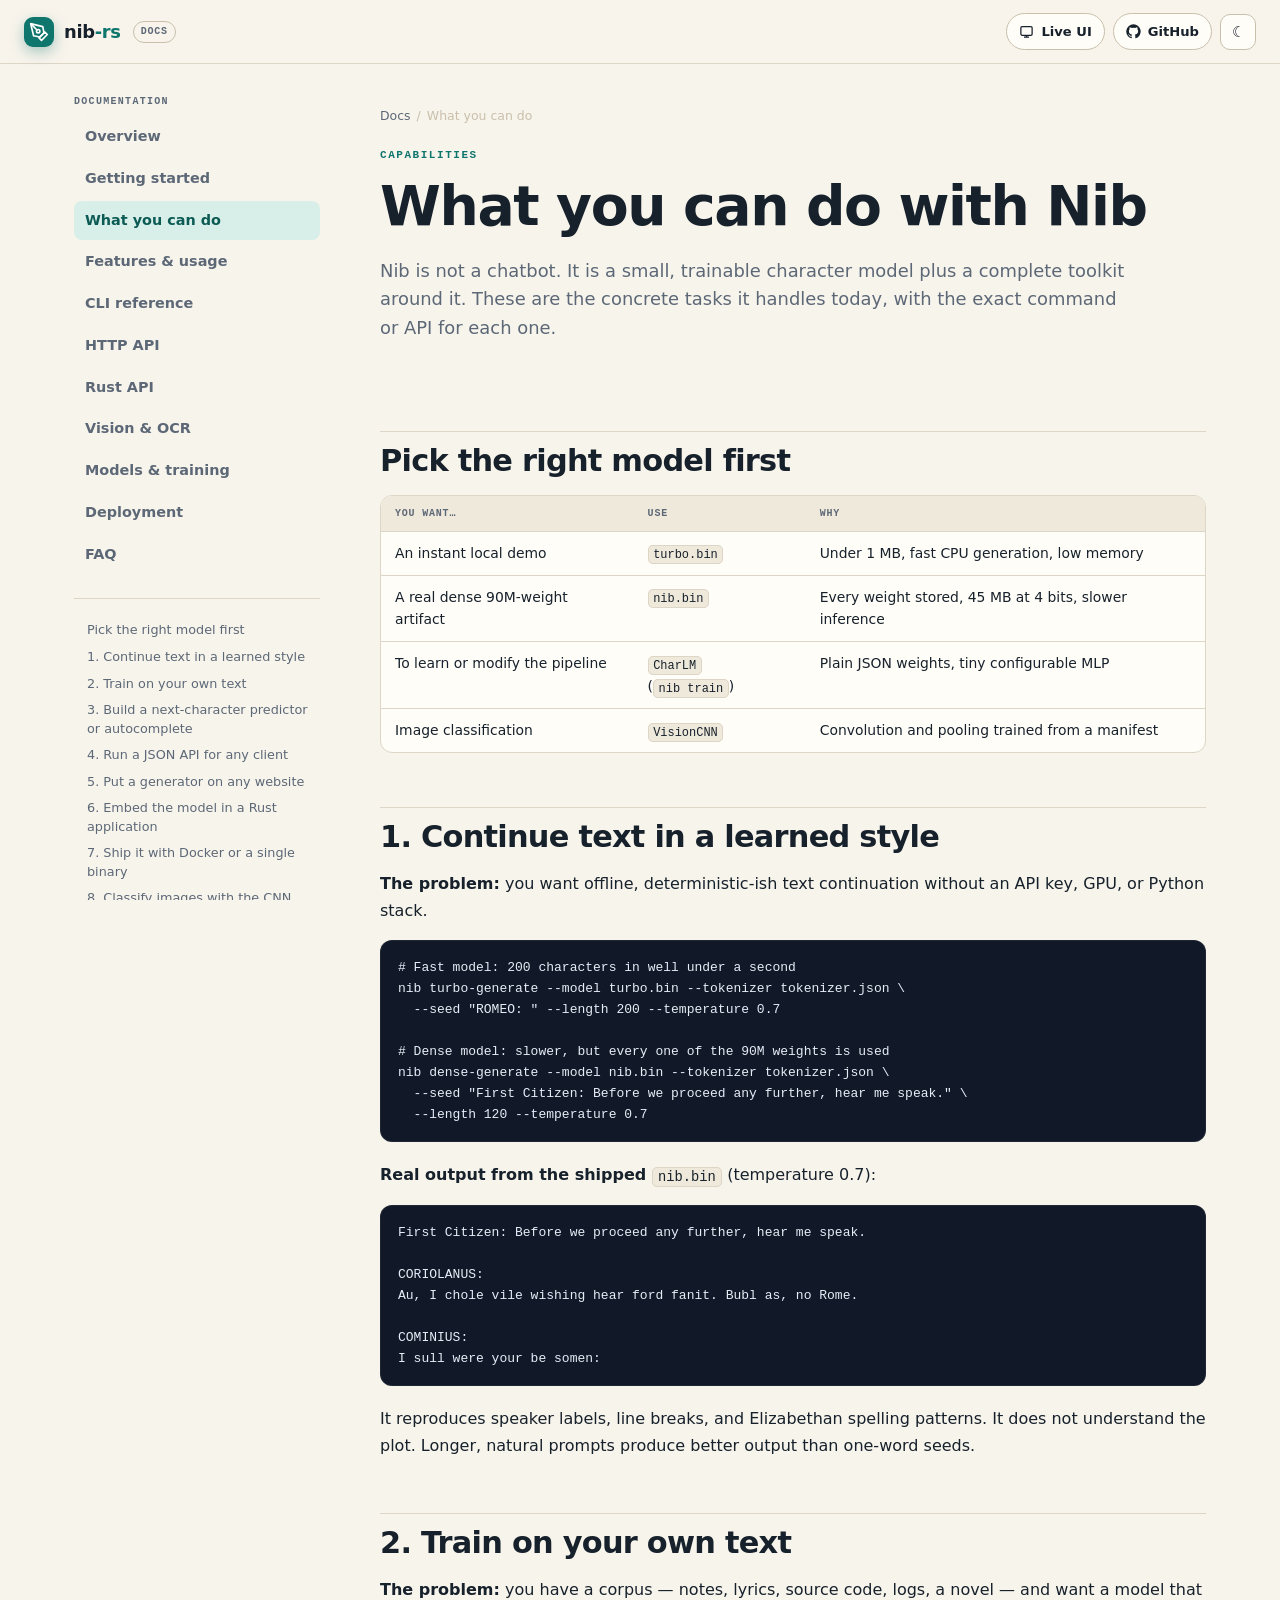
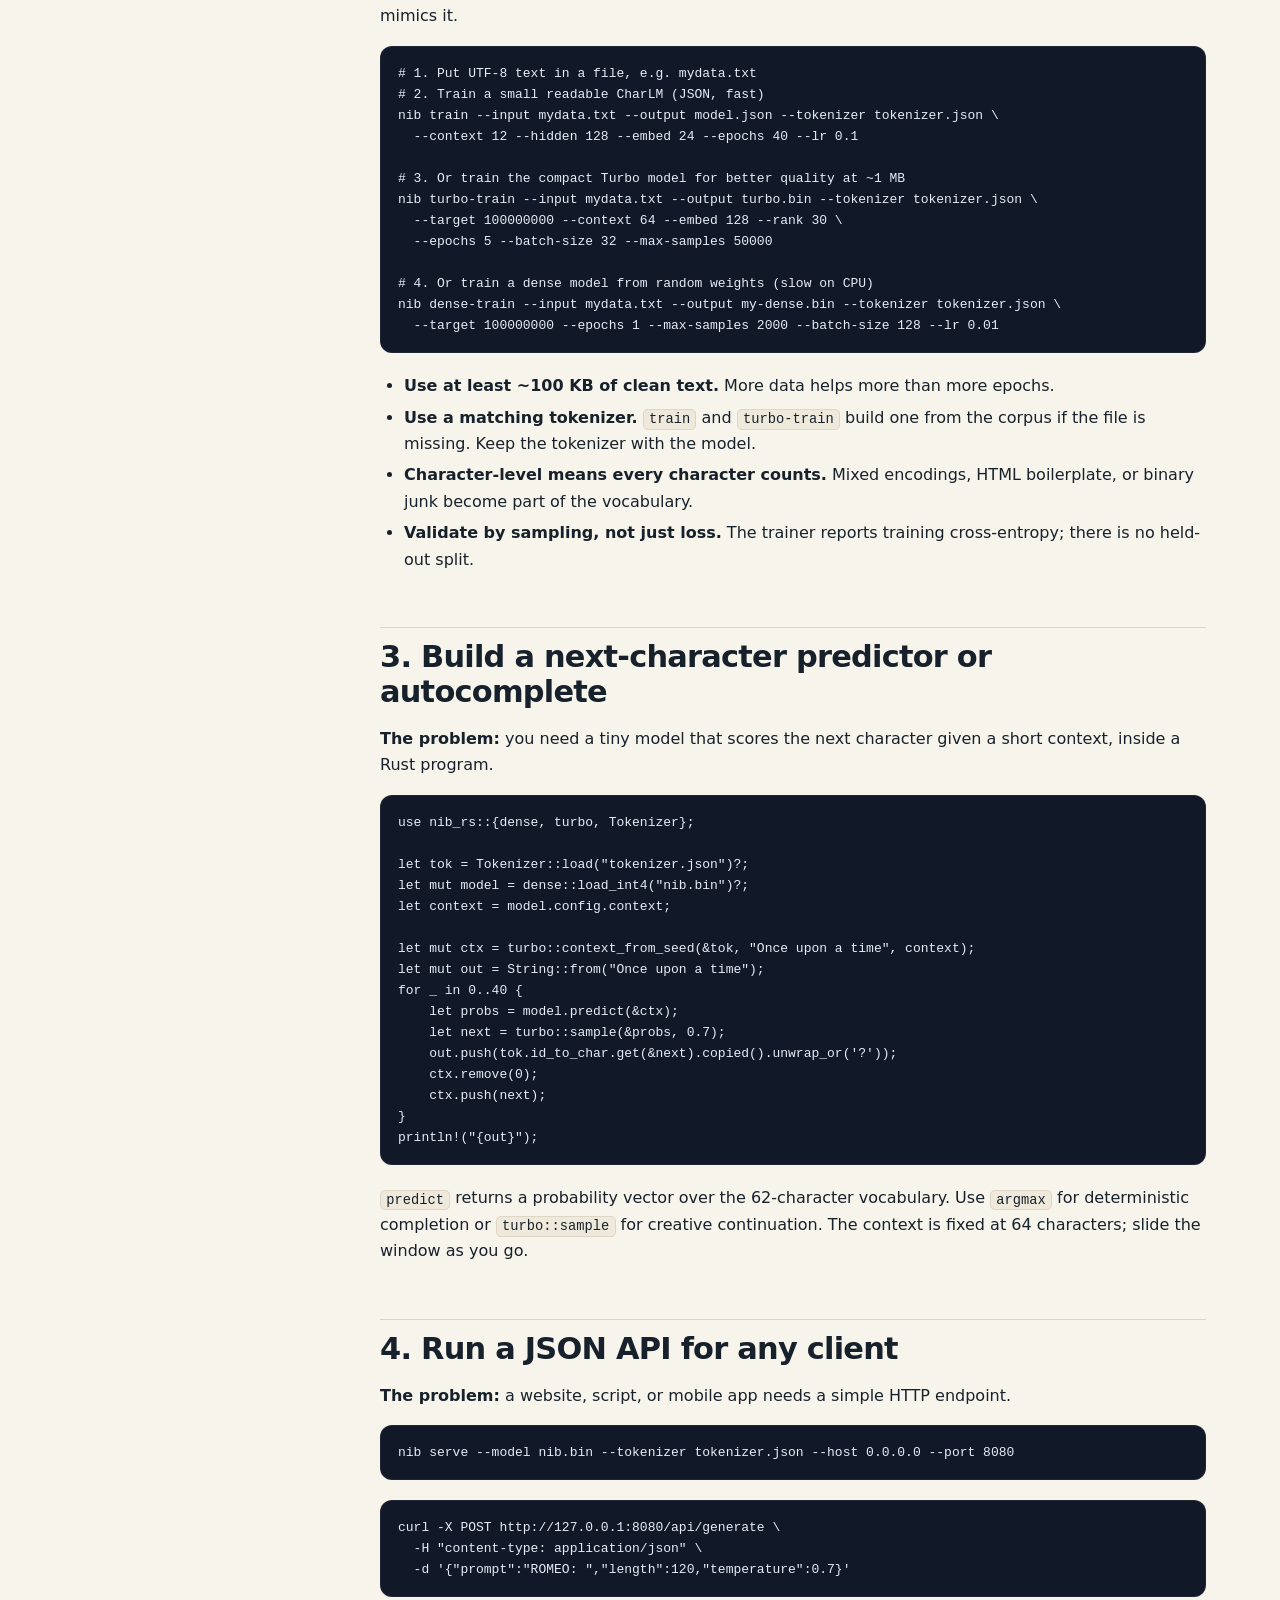
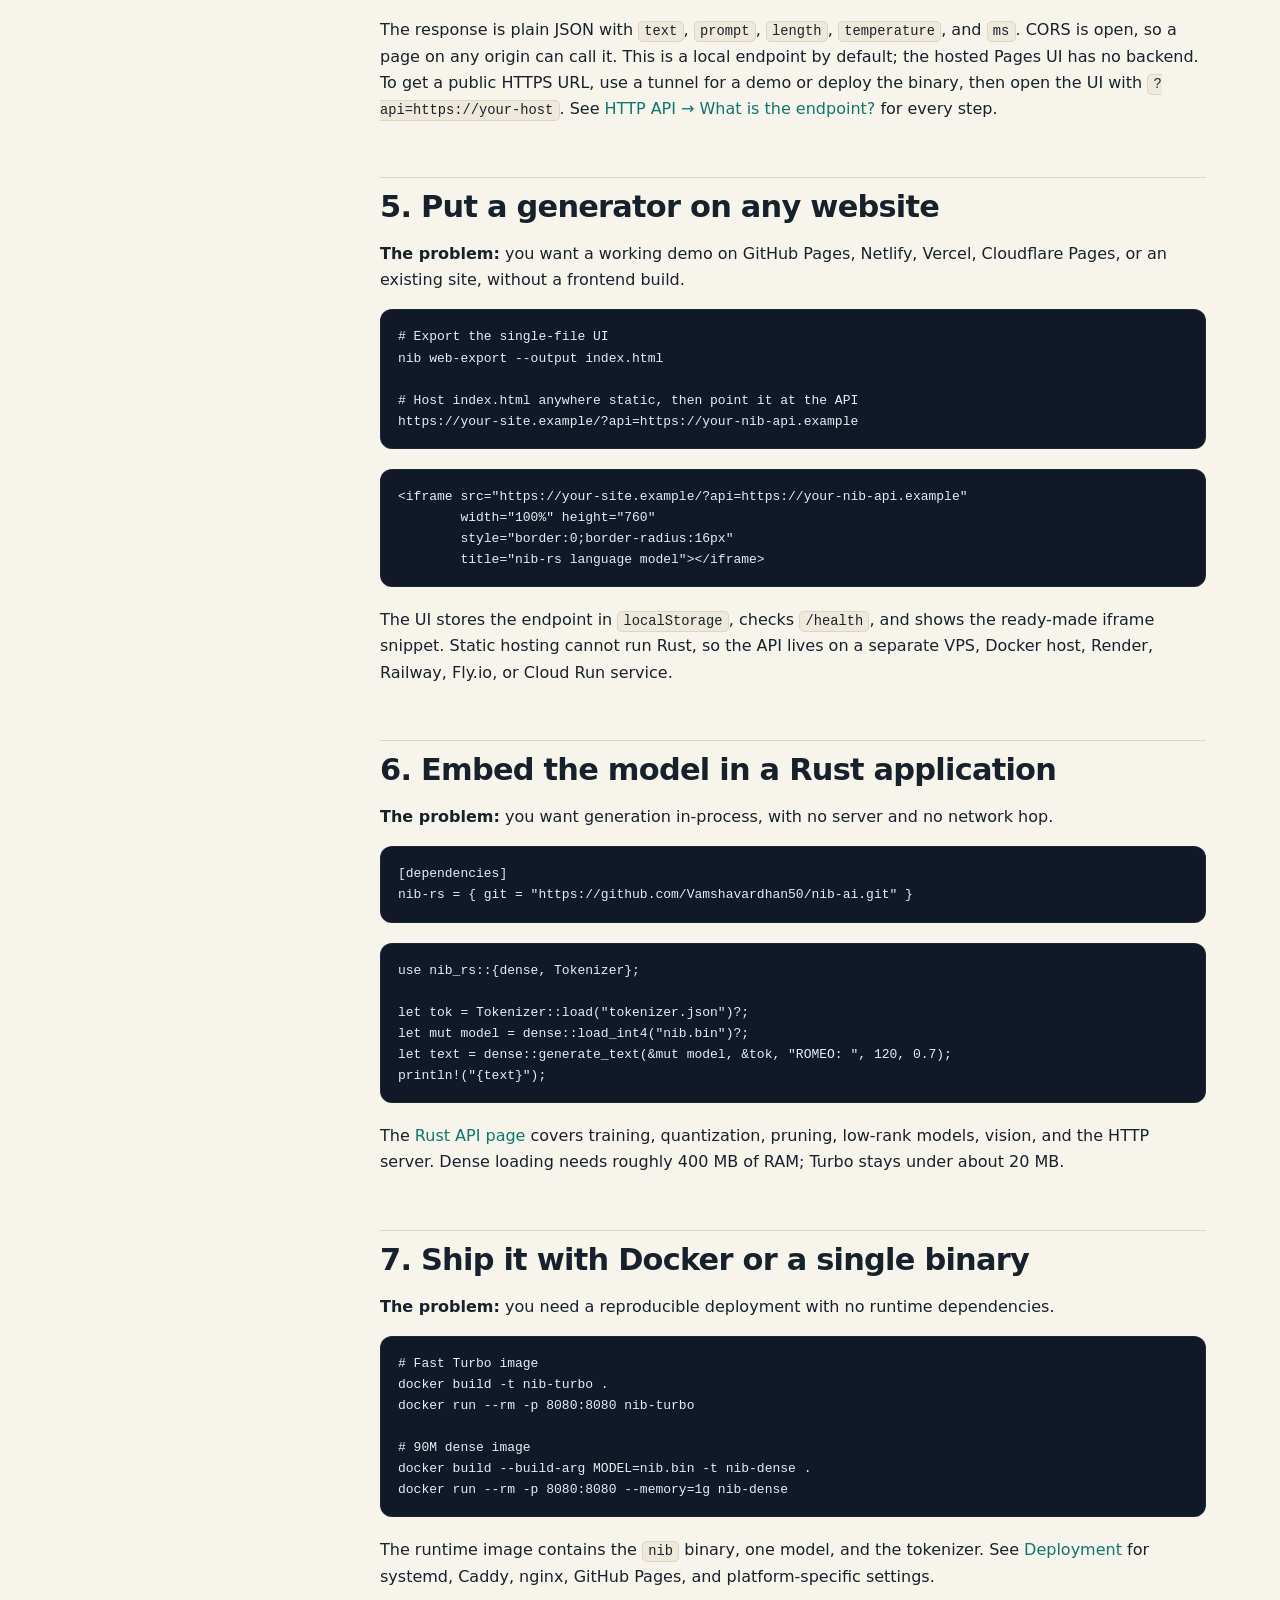
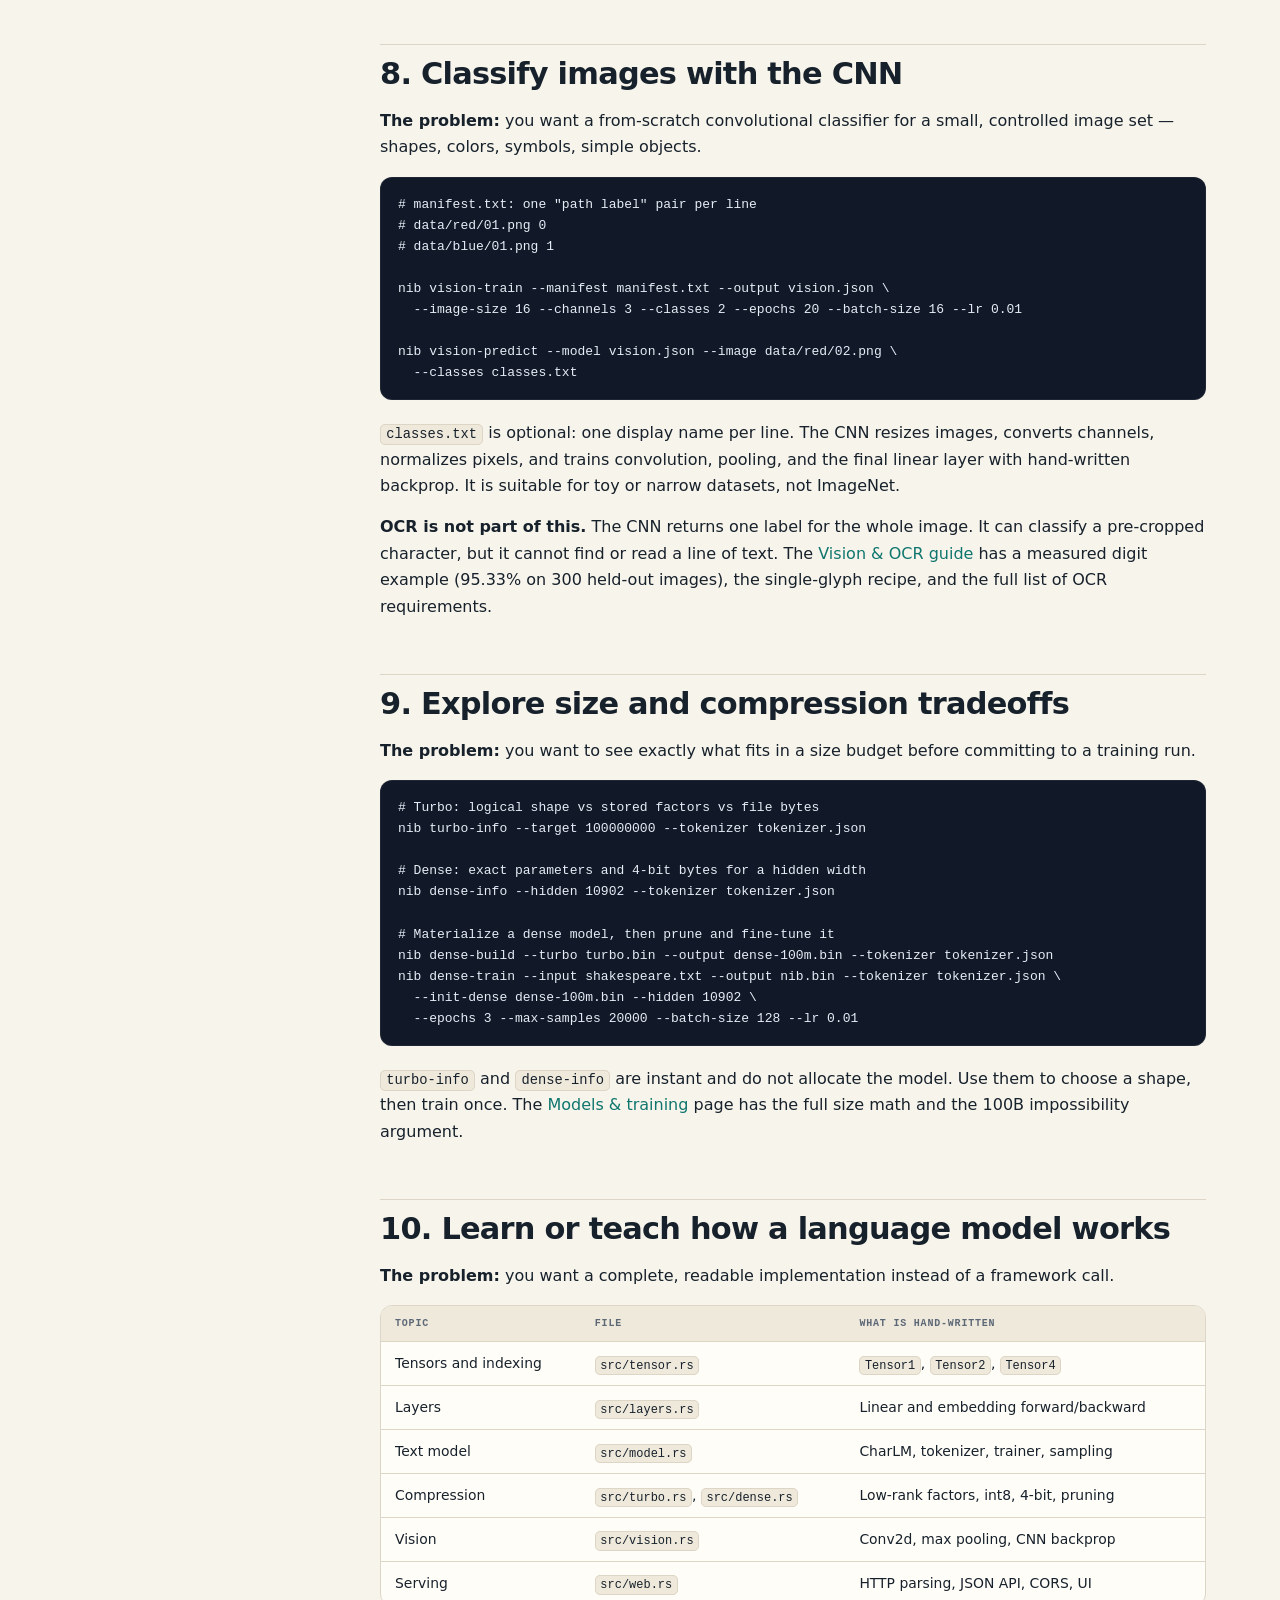
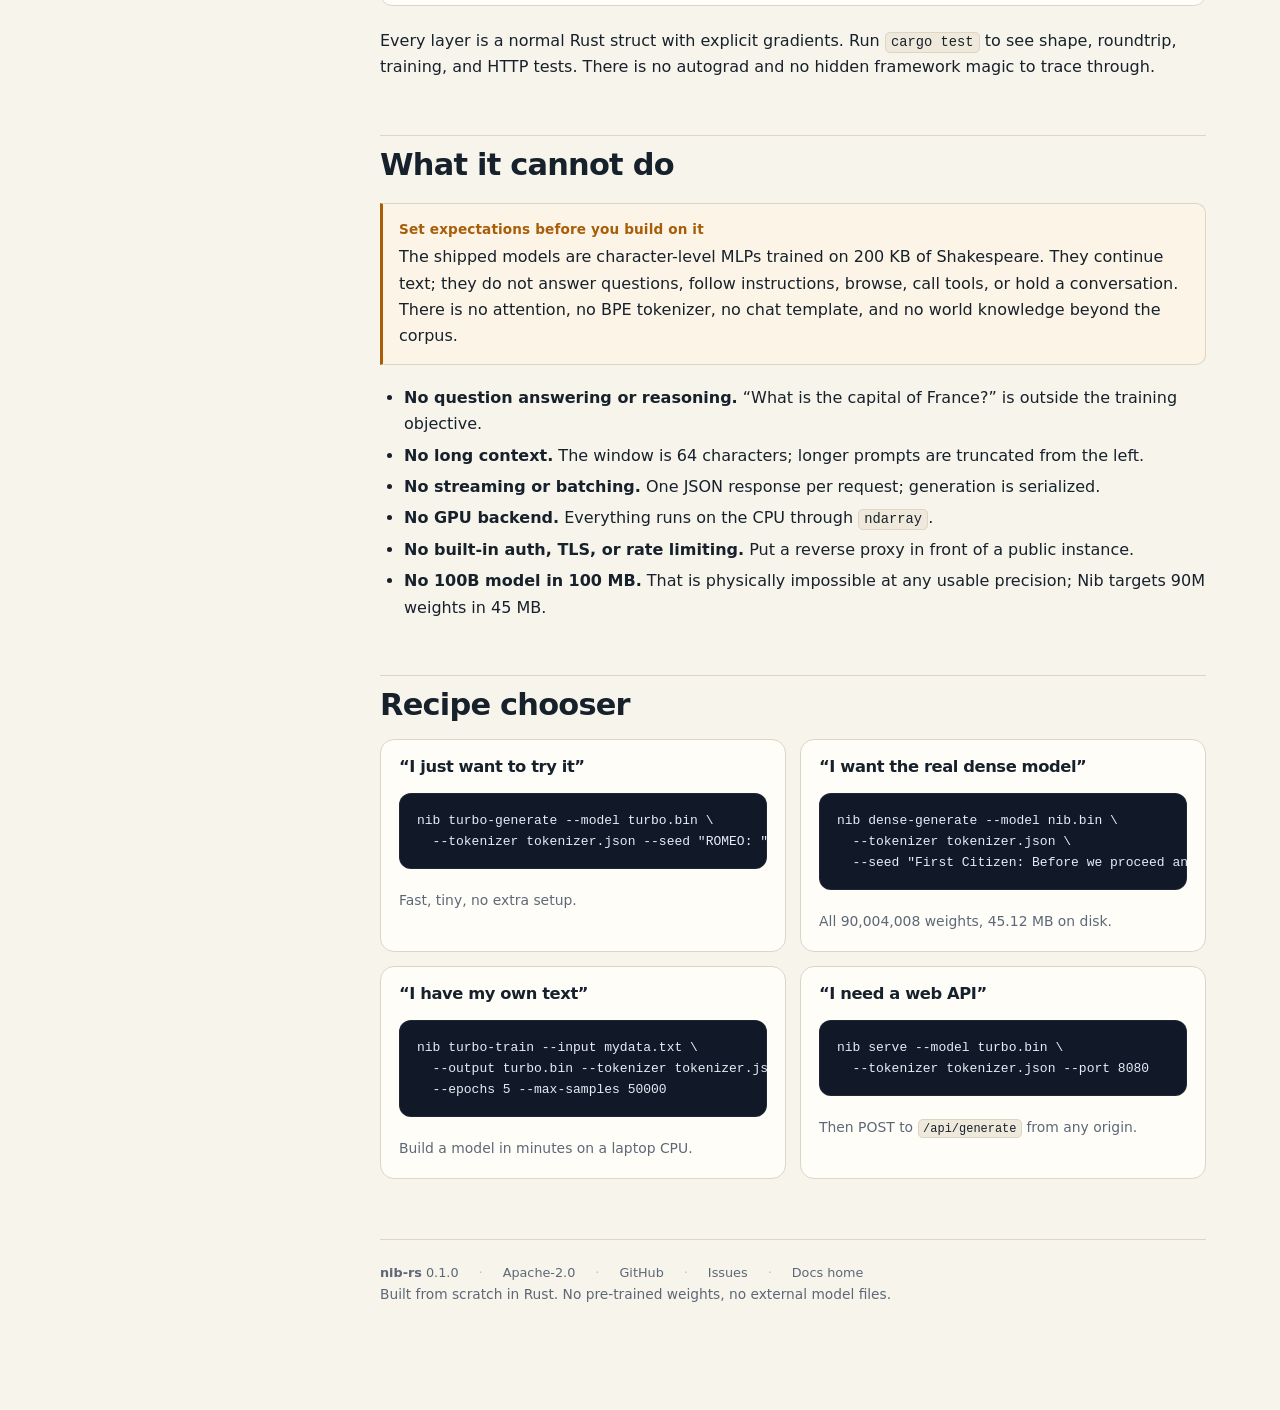
<file: docs/use-cases.html>
<!doctype html>
<html lang="en">
<head>
<meta charset="utf-8">
<meta name="viewport" content="width=device-width, initial-scale=1">
<title>What you can do · nib-rs docs</title>
<meta name="description" content="Concrete things nib-rs can do today: continue text, train on your own corpus, build autocomplete, serve an API, embed a generator on any website, classify images, compress models, and teach how training works.">
<meta name="theme-color" content="#0f766e">
<link rel="canonical" href="https://vamshavardhan50.github.io/nib-ai/docs/use-cases.html">
<meta property="og:type" content="website">
<meta property="og:site_name" content="nib-rs docs">
<meta property="og:title" content="What you can do · nib-rs docs">
<meta property="og:description" content="Concrete things nib-rs can do today: continue text, train on your own corpus, build autocomplete, serve an API, embed a generator on any website, classify images, compress models, and teach how training works.">
<meta property="og:url" content="https://vamshavardhan50.github.io/nib-ai/docs/use-cases.html">
<meta name="twitter:card" content="summary">
<link rel="icon" href="data:image/svg+xml,%3Csvg xmlns='http://www.w3.org/2000/svg' viewBox='0 0 32 32'%3E%3Crect width='32' height='32' rx='8' fill='%230f766e'/%3E%3Ctext x='16' y='23' font-family='monospace' font-size='20' font-weight='bold' fill='%23e8fdf5' text-anchor='middle'%3En%3C/text%3E%3C/svg%3E">
<link rel="stylesheet" href="style.css">
<script>
  try {
    var saved = localStorage.getItem("nib-docs-theme");
    if (saved === "light" || saved === "dark") document.documentElement.dataset.theme = saved;
  } catch (e) {}
</script>
</head>
<body>
<a class="skip" href="#main">Skip to content</a>

<header class="topbar">
  <a class="brand" href="index.html" aria-label="nib-rs documentation home">
    <svg class="brand-mark" viewBox="0 0 24 24" fill="none" stroke="currentColor" stroke-width="2" stroke-linecap="round" stroke-linejoin="round" aria-hidden="true">
      <path d="M12 19l7-7 3 3-7 7-3-3z"></path>
      <path d="M18 13l-1.5-7.5L2 2l3.5 14.5L13 18l5-5z"></path>
      <path d="M2 2l7.586 7.586"></path>
      <circle cx="11" cy="11" r="2"></circle>
    </svg>
    <span class="brand-name">nib<span class="brand-suffix">-rs</span></span>
    <span class="brand-tag">docs</span>
  </a>
  <div class="topbar-actions">
    <a class="pill" href="../index.html" title="Open the browser UI">
      <svg viewBox="0 0 24 24" fill="none" stroke="currentColor" stroke-width="2" aria-hidden="true"><rect x="3" y="4" width="18" height="14" rx="2"></rect><path d="M8 21h8M12 18v3"></path></svg>
      <span class="label">Live UI</span>
    </a>
    <a class="pill" href="https://github.com/Vamshavardhan50/nib-ai" rel="noopener" title="GitHub repository">
      <svg viewBox="0 0 24 24" fill="currentColor" aria-hidden="true"><path d="M12 .5a11.5 11.5 0 0 0-3.64 22.42c.58.1.79-.25.79-.56v-2.17c-3.22.7-3.9-1.37-3.9-1.37-.53-1.34-1.29-1.7-1.29-1.7-1.05-.72.08-.71.08-.71 1.16.08 1.77 1.2 1.77 1.2 1.03 1.77 2.7 1.26 3.36.96.1-.75.4-1.26.73-1.55-2.57-.29-5.27-1.28-5.27-5.7 0-1.26.45-2.29 1.19-3.1-.12-.29-.52-1.46.11-3.05 0 0 .97-.31 3.18 1.18a11 11 0 0 1 5.8 0c2.2-1.49 3.17-1.18 3.17-1.18.63 1.59.23 2.76.12 3.05.74.81 1.18 1.84 1.18 3.1 0 4.43-2.7 5.4-5.28 5.69.41.36.78 1.06.78 2.14v3.17c0 .31.21.67.8.56A11.5 11.5 0 0 0 12 .5z"></path></svg>
      <span class="label">GitHub</span>
    </a>
    <button class="icon-btn" id="themeToggle" type="button" aria-label="Toggle theme">☾</button>
    <button class="icon-btn" id="menuToggle" type="button" aria-label="Open navigation" aria-expanded="false" aria-controls="sidebar">☰</button>
  </div>
</header>

<div class="shell">
  <aside class="sidebar" id="sidebar">
    <nav aria-label="Documentation">
      <p class="nav-label">Documentation</p>
      <a href="index.html">Overview</a>
        <a href="getting-started.html">Getting started</a>
        <a href="use-cases.html">What you can do</a>
        <a href="features.html">Features &amp; usage</a>
        <a href="cli.html">CLI reference</a>
        <a href="http-api.html">HTTP API</a>
        <a href="rust-api.html">Rust API</a>
        <a href="vision.html">Vision &amp; OCR</a>
        <a href="models.html">Models &amp; training</a>
        <a href="deployment.html">Deployment</a>
        <a href="faq.html">FAQ</a>
    </nav>
    <div class="toc" id="toc" aria-label="On this page"></div>
    <div class="sidebar-card">
      <span class="k">Shipped dense model</span>
      <span class="v">90,004,008 weights</span>
      <small>45,117,066 bytes · 4-bit · v0.1.0</small>
    </div>
  </aside>

  <main id="main">
    <article>
      <div class="crumbs"><a href="index.html">Docs</a> <span>/</span> <span>What you can do</span></div>
      
<section class="hero">
  <p class="eyebrow">Capabilities</p>
  <h1>What you can do with Nib</h1>
  <p class="lead">
    Nib is not a chatbot. It is a small, trainable character model plus a complete toolkit
    around it. These are the concrete tasks it handles today, with the exact command or API
    for each one.
  </p>
</section>

<h2>Pick the right model first</h2>
<div class="table-wrap">
<table>
  <thead><tr><th>You want…</th><th>Use</th><th>Why</th></tr></thead>
  <tbody>
    <tr><td>An instant local demo</td><td><code>turbo.bin</code></td><td>Under 1 MB, fast CPU generation, low memory</td></tr>
    <tr><td>A real dense 90M-weight artifact</td><td><code>nib.bin</code></td><td>Every weight stored, 45 MB at 4 bits, slower inference</td></tr>
    <tr><td>To learn or modify the pipeline</td><td><code>CharLM</code> (<code>nib train</code>)</td><td>Plain JSON weights, tiny configurable MLP</td></tr>
    <tr><td>Image classification</td><td><code>VisionCNN</code></td><td>Convolution and pooling trained from a manifest</td></tr>
  </tbody>
</table>
</div>

<h2>1. Continue text in a learned style</h2>
<p><strong>The problem:</strong> you want offline, deterministic-ish text continuation without an API key, GPU, or Python stack.</p>
<pre><code># Fast model: 200 characters in well under a second
nib turbo-generate --model turbo.bin --tokenizer tokenizer.json \
  --seed "ROMEO: " --length 200 --temperature 0.7

# Dense model: slower, but every one of the 90M weights is used
nib dense-generate --model nib.bin --tokenizer tokenizer.json \
  --seed "First Citizen: Before we proceed any further, hear me speak." \
  --length 120 --temperature 0.7</code></pre>
<p><strong>Real output from the shipped <code>nib.bin</code></strong> (temperature 0.7):</p>
<pre><code>First Citizen: Before we proceed any further, hear me speak.

CORIOLANUS:
Au, I chole vile wishing hear ford fanit. Bubl as, no Rome.

COMINIUS:
I sull were your be somen:</code></pre>
<p>
  It reproduces speaker labels, line breaks, and Elizabethan spelling patterns. It does not
  understand the plot. Longer, natural prompts produce better output than one-word seeds.
</p>

<h2>2. Train on your own text</h2>
<p><strong>The problem:</strong> you have a corpus — notes, lyrics, source code, logs, a novel — and want a model that mimics it.</p>
<pre><code># 1. Put UTF-8 text in a file, e.g. mydata.txt
# 2. Train a small readable CharLM (JSON, fast)
nib train --input mydata.txt --output model.json --tokenizer tokenizer.json \
  --context 12 --hidden 128 --embed 24 --epochs 40 --lr 0.1

# 3. Or train the compact Turbo model for better quality at ~1 MB
nib turbo-train --input mydata.txt --output turbo.bin --tokenizer tokenizer.json \
  --target 100000000 --context 64 --embed 128 --rank 30 \
  --epochs 5 --batch-size 32 --max-samples 50000

# 4. Or train a dense model from random weights (slow on CPU)
nib dense-train --input mydata.txt --output my-dense.bin --tokenizer tokenizer.json \
  --target 100000000 --epochs 1 --max-samples 2000 --batch-size 128 --lr 0.01</code></pre>
<ul>
  <li><strong>Use at least ~100 KB of clean text.</strong> More data helps more than more epochs.</li>
  <li><strong>Use a matching tokenizer.</strong> <code>train</code> and <code>turbo-train</code> build one from the corpus if the file is missing. Keep the tokenizer with the model.</li>
  <li><strong>Character-level means every character counts.</strong> Mixed encodings, HTML boilerplate, or binary junk become part of the vocabulary.</li>
  <li><strong>Validate by sampling, not just loss.</strong> The trainer reports training cross-entropy; there is no held-out split.</li>
</ul>

<h2>3. Build a next-character predictor or autocomplete</h2>
<p><strong>The problem:</strong> you need a tiny model that scores the next character given a short context, inside a Rust program.</p>
<pre><code>use nib_rs::{dense, turbo, Tokenizer};

let tok = Tokenizer::load("tokenizer.json")?;
let mut model = dense::load_int4("nib.bin")?;
let context = model.config.context;

let mut ctx = turbo::context_from_seed(&amp;tok, "Once upon a time", context);
let mut out = String::from("Once upon a time");
for _ in 0..40 {
    let probs = model.predict(&amp;ctx);
    let next = turbo::sample(&amp;probs, 0.7);
    out.push(tok.id_to_char.get(&amp;next).copied().unwrap_or('?'));
    ctx.remove(0);
    ctx.push(next);
}
println!("{out}");</code></pre>
<p>
  <code>predict</code> returns a probability vector over the 62-character vocabulary. Use
  <code>argmax</code> for deterministic completion or <code>turbo::sample</code> for creative
  continuation. The context is fixed at 64 characters; slide the window as you go.
</p>

<h2>4. Run a JSON API for any client</h2>
<p><strong>The problem:</strong> a website, script, or mobile app needs a simple HTTP endpoint.</p>
<pre><code>nib serve --model nib.bin --tokenizer tokenizer.json --host 0.0.0.0 --port 8080</code></pre>
<pre><code>curl -X POST http://127.0.0.1:8080/api/generate \
  -H "content-type: application/json" \
  -d '{"prompt":"ROMEO: ","length":120,"temperature":0.7}'</code></pre>
<p>
  The response is plain JSON with <code>text</code>, <code>prompt</code>, <code>length</code>,
  <code>temperature</code>, and <code>ms</code>. CORS is open, so a page on any origin can call
  it. This is a local endpoint by default; the hosted Pages UI has no backend. To get a public
  HTTPS URL, use a tunnel for a demo or deploy the binary, then open the UI with
  <code>?api=https://your-host</code>. See
  <a href="http-api.html#endpoint">HTTP API → What is the endpoint?</a> for every step.
</p>

<h2>5. Put a generator on any website</h2>
<p><strong>The problem:</strong> you want a working demo on GitHub Pages, Netlify, Vercel, Cloudflare Pages, or an existing site, without a frontend build.</p>
<pre><code># Export the single-file UI
nib web-export --output index.html

# Host index.html anywhere static, then point it at the API
https://your-site.example/?api=https://your-nib-api.example</code></pre>
<pre><code>&lt;iframe src="https://your-site.example/?api=https://your-nib-api.example"
        width="100%" height="760"
        style="border:0;border-radius:16px"
        title="nib-rs language model"&gt;&lt;/iframe&gt;</code></pre>
<p>
  The UI stores the endpoint in <code>localStorage</code>, checks <code>/health</code>, and
  shows the ready-made iframe snippet. Static hosting cannot run Rust, so the API lives on a
  separate VPS, Docker host, Render, Railway, Fly.io, or Cloud Run service.
</p>

<h2>6. Embed the model in a Rust application</h2>
<p><strong>The problem:</strong> you want generation in-process, with no server and no network hop.</p>
<pre><code>[dependencies]
nib-rs = { git = "https://github.com/Vamshavardhan50/nib-ai.git" }</code></pre>
<pre><code>use nib_rs::{dense, Tokenizer};

let tok = Tokenizer::load("tokenizer.json")?;
let mut model = dense::load_int4("nib.bin")?;
let text = dense::generate_text(&amp;mut model, &amp;tok, "ROMEO: ", 120, 0.7);
println!("{text}");</code></pre>
<p>
  The <a href="rust-api.html">Rust API page</a> covers training, quantization, pruning,
  low-rank models, vision, and the HTTP server. Dense loading needs roughly 400 MB of RAM;
  Turbo stays under about 20 MB.
</p>

<h2>7. Ship it with Docker or a single binary</h2>
<p><strong>The problem:</strong> you need a reproducible deployment with no runtime dependencies.</p>
<pre><code># Fast Turbo image
docker build -t nib-turbo .
docker run --rm -p 8080:8080 nib-turbo

# 90M dense image
docker build --build-arg MODEL=nib.bin -t nib-dense .
docker run --rm -p 8080:8080 --memory=1g nib-dense</code></pre>
<p>
  The runtime image contains the <code>nib</code> binary, one model, and the tokenizer. See
  <a href="deployment.html">Deployment</a> for systemd, Caddy, nginx, GitHub Pages, and
  platform-specific settings.
</p>

<h2 id="classify-images">8. Classify images with the CNN</h2>
<p><strong>The problem:</strong> you want a from-scratch convolutional classifier for a small, controlled image set — shapes, colors, symbols, simple objects.</p>
<pre><code># manifest.txt: one "path label" pair per line
# data/red/01.png 0
# data/blue/01.png 1

nib vision-train --manifest manifest.txt --output vision.json \
  --image-size 16 --channels 3 --classes 2 --epochs 20 --batch-size 16 --lr 0.01

nib vision-predict --model vision.json --image data/red/02.png \
  --classes classes.txt</code></pre>
<p>
  <code>classes.txt</code> is optional: one display name per line. The CNN resizes images,
  converts channels, normalizes pixels, and trains convolution, pooling, and the final linear
  layer with hand-written backprop. It is suitable for toy or narrow datasets, not ImageNet.
</p>
<p>
  <strong>OCR is not part of this.</strong> The CNN returns one label for the whole image. It can
  classify a pre-cropped character, but it cannot find or read a line of text. The
  <a href="vision.html">Vision &amp; OCR guide</a> has a measured digit example (95.33% on 300
  held-out images), the single-glyph recipe, and the full list of OCR requirements.
</p>

<h2>9. Explore size and compression tradeoffs</h2>
<p><strong>The problem:</strong> you want to see exactly what fits in a size budget before committing to a training run.</p>
<pre><code># Turbo: logical shape vs stored factors vs file bytes
nib turbo-info --target 100000000 --tokenizer tokenizer.json

# Dense: exact parameters and 4-bit bytes for a hidden width
nib dense-info --hidden 10902 --tokenizer tokenizer.json

# Materialize a dense model, then prune and fine-tune it
nib dense-build --turbo turbo.bin --output dense-100m.bin --tokenizer tokenizer.json
nib dense-train --input shakespeare.txt --output nib.bin --tokenizer tokenizer.json \
  --init-dense dense-100m.bin --hidden 10902 \
  --epochs 3 --max-samples 20000 --batch-size 128 --lr 0.01</code></pre>
<p>
  <code>turbo-info</code> and <code>dense-info</code> are instant and do not allocate the
  model. Use them to choose a shape, then train once. The <a href="models.html">Models &amp;
  training</a> page has the full size math and the 100B impossibility argument.
</p>

<h2>10. Learn or teach how a language model works</h2>
<p><strong>The problem:</strong> you want a complete, readable implementation instead of a framework call.</p>
<div class="table-wrap">
<table>
  <thead><tr><th>Topic</th><th>File</th><th>What is hand-written</th></tr></thead>
  <tbody>
    <tr><td>Tensors and indexing</td><td><code>src/tensor.rs</code></td><td><code>Tensor1</code>, <code>Tensor2</code>, <code>Tensor4</code></td></tr>
    <tr><td>Layers</td><td><code>src/layers.rs</code></td><td>Linear and embedding forward/backward</td></tr>
    <tr><td>Text model</td><td><code>src/model.rs</code></td><td>CharLM, tokenizer, trainer, sampling</td></tr>
    <tr><td>Compression</td><td><code>src/turbo.rs</code>, <code>src/dense.rs</code></td><td>Low-rank factors, int8, 4-bit, pruning</td></tr>
    <tr><td>Vision</td><td><code>src/vision.rs</code></td><td>Conv2d, max pooling, CNN backprop</td></tr>
    <tr><td>Serving</td><td><code>src/web.rs</code></td><td>HTTP parsing, JSON API, CORS, UI</td></tr>
  </tbody>
</table>
</div>
<p>
  Every layer is a normal Rust struct with explicit gradients. Run <code>cargo test</code> to
  see shape, roundtrip, training, and HTTP tests. There is no autograd and no hidden
  framework magic to trace through.
</p>

<h2>What it cannot do</h2>
<div class="callout warn">
  <strong>Set expectations before you build on it</strong>
  <p>
    The shipped models are character-level MLPs trained on 200 KB of Shakespeare. They
    continue text; they do not answer questions, follow instructions, browse, call tools, or
    hold a conversation. There is no attention, no BPE tokenizer, no chat template, and no
    world knowledge beyond the corpus.
  </p>
</div>
<ul>
  <li><strong>No question answering or reasoning.</strong> “What is the capital of France?” is outside the training objective.</li>
  <li><strong>No long context.</strong> The window is 64 characters; longer prompts are truncated from the left.</li>
  <li><strong>No streaming or batching.</strong> One JSON response per request; generation is serialized.</li>
  <li><strong>No GPU backend.</strong> Everything runs on the CPU through <code>ndarray</code>.</li>
  <li><strong>No built-in auth, TLS, or rate limiting.</strong> Put a reverse proxy in front of a public instance.</li>
  <li><strong>No 100B model in 100 MB.</strong> That is physically impossible at any usable precision; Nib targets 90M weights in 45 MB.</li>
</ul>

<h2>Recipe chooser</h2>
<div class="grid two">
  <div class="card">
    <h3>“I just want to try it”</h3>
    <pre><code>nib turbo-generate --model turbo.bin \
  --tokenizer tokenizer.json --seed "ROMEO: "</code></pre>
    <p>Fast, tiny, no extra setup.</p>
  </div>
  <div class="card">
    <h3>“I want the real dense model”</h3>
    <pre><code>nib dense-generate --model nib.bin \
  --tokenizer tokenizer.json \
  --seed "First Citizen: Before we proceed any further, hear me speak."</code></pre>
    <p>All 90,004,008 weights, 45.12 MB on disk.</p>
  </div>
  <div class="card">
    <h3>“I have my own text”</h3>
    <pre><code>nib turbo-train --input mydata.txt \
  --output turbo.bin --tokenizer tokenizer.json \
  --epochs 5 --max-samples 50000</code></pre>
    <p>Build a model in minutes on a laptop CPU.</p>
  </div>
  <div class="card">
    <h3>“I need a web API”</h3>
    <pre><code>nib serve --model turbo.bin \
  --tokenizer tokenizer.json --port 8080</code></pre>
    <p>Then POST to <code>/api/generate</code> from any origin.</p>
  </div>
</div>

      <footer class="footer">
        <div class="footer-row">
          <span><strong>nib-rs</strong> 0.1.0</span>
          <span class="dotsep">·</span>
          <span>Apache-2.0</span>
          <span class="dotsep">·</span>
          <a href="https://github.com/Vamshavardhan50/nib-ai" rel="noopener">GitHub</a>
          <span class="dotsep">·</span>
          <a href="https://github.com/Vamshavardhan50/nib-ai/issues" rel="noopener">Issues</a>
          <span class="dotsep">·</span>
          <a href="index.html">Docs home</a>
        </div>
        <p class="small muted">Built from scratch in Rust. No pre-trained weights, no external model files.</p>
      </footer>
    </article>
  </main>
</div>

<script src="docs.js" defer></script>
</body>
</html>
</file>
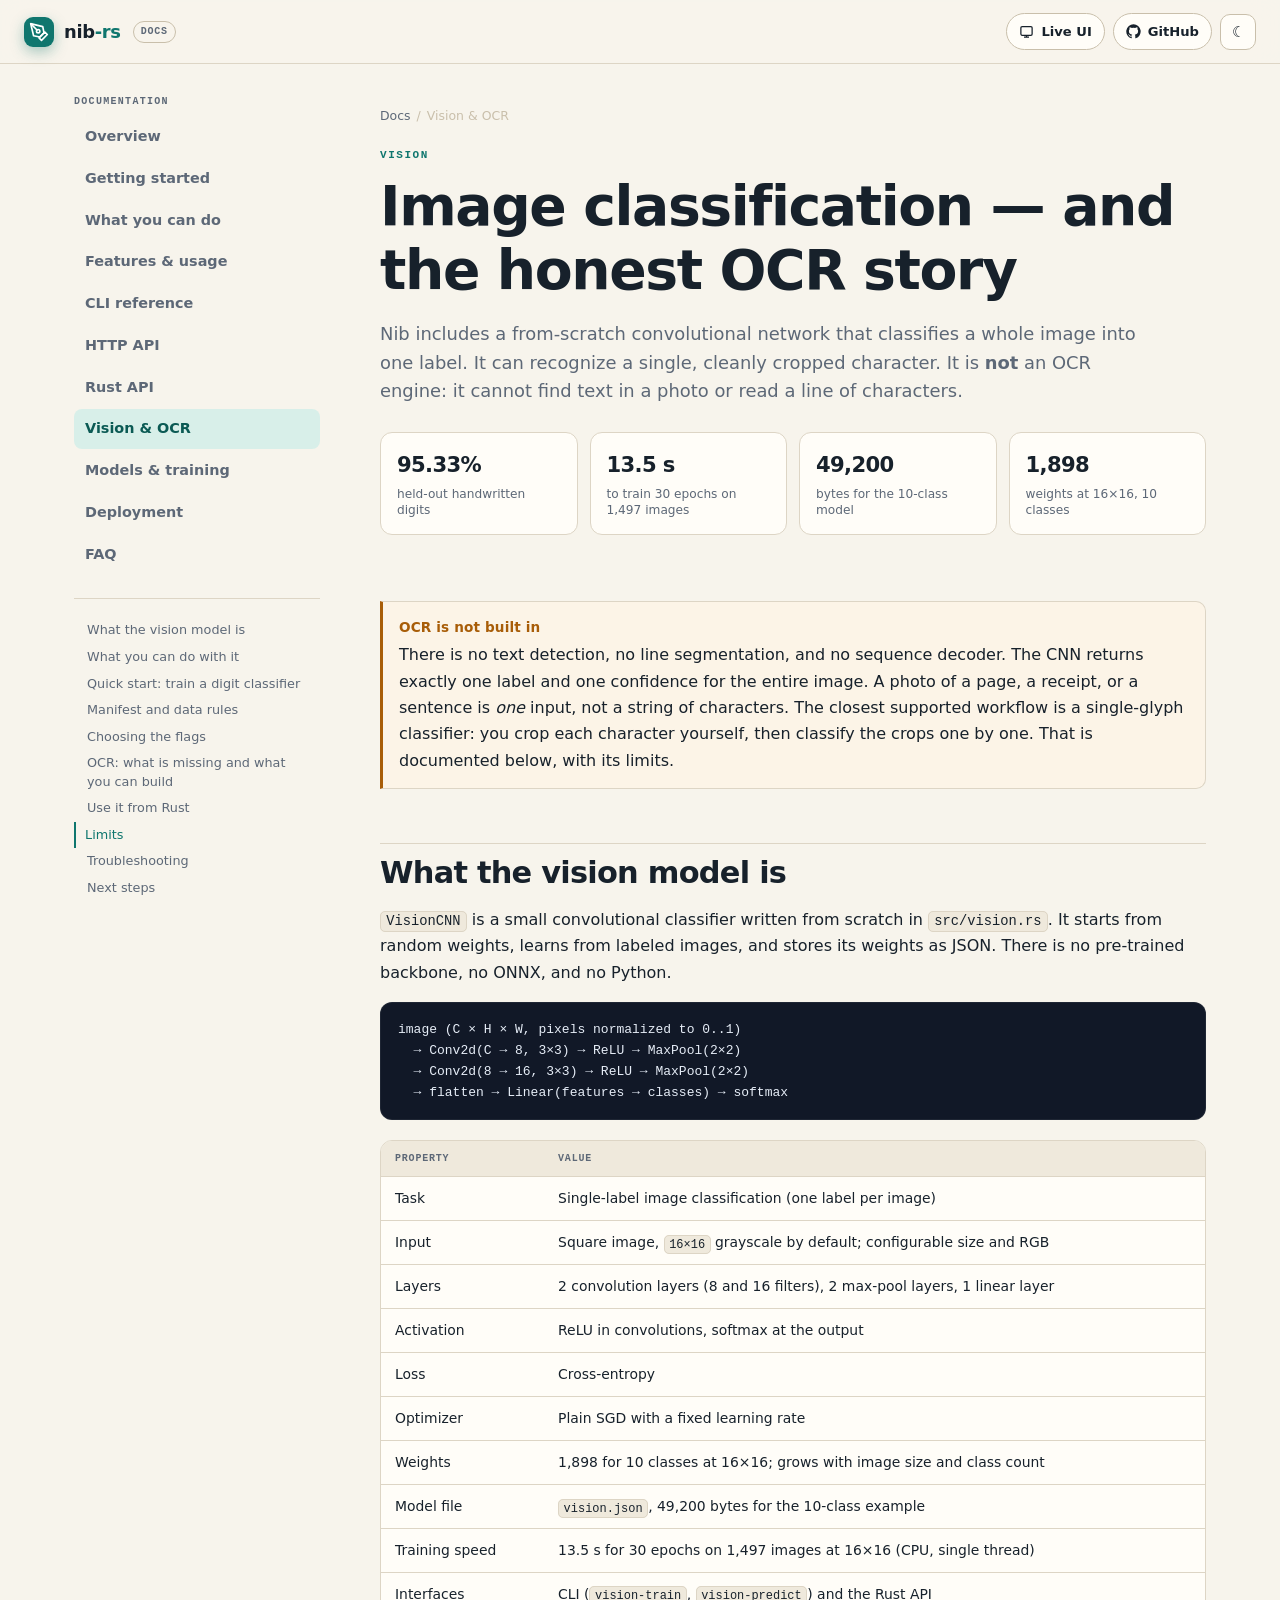
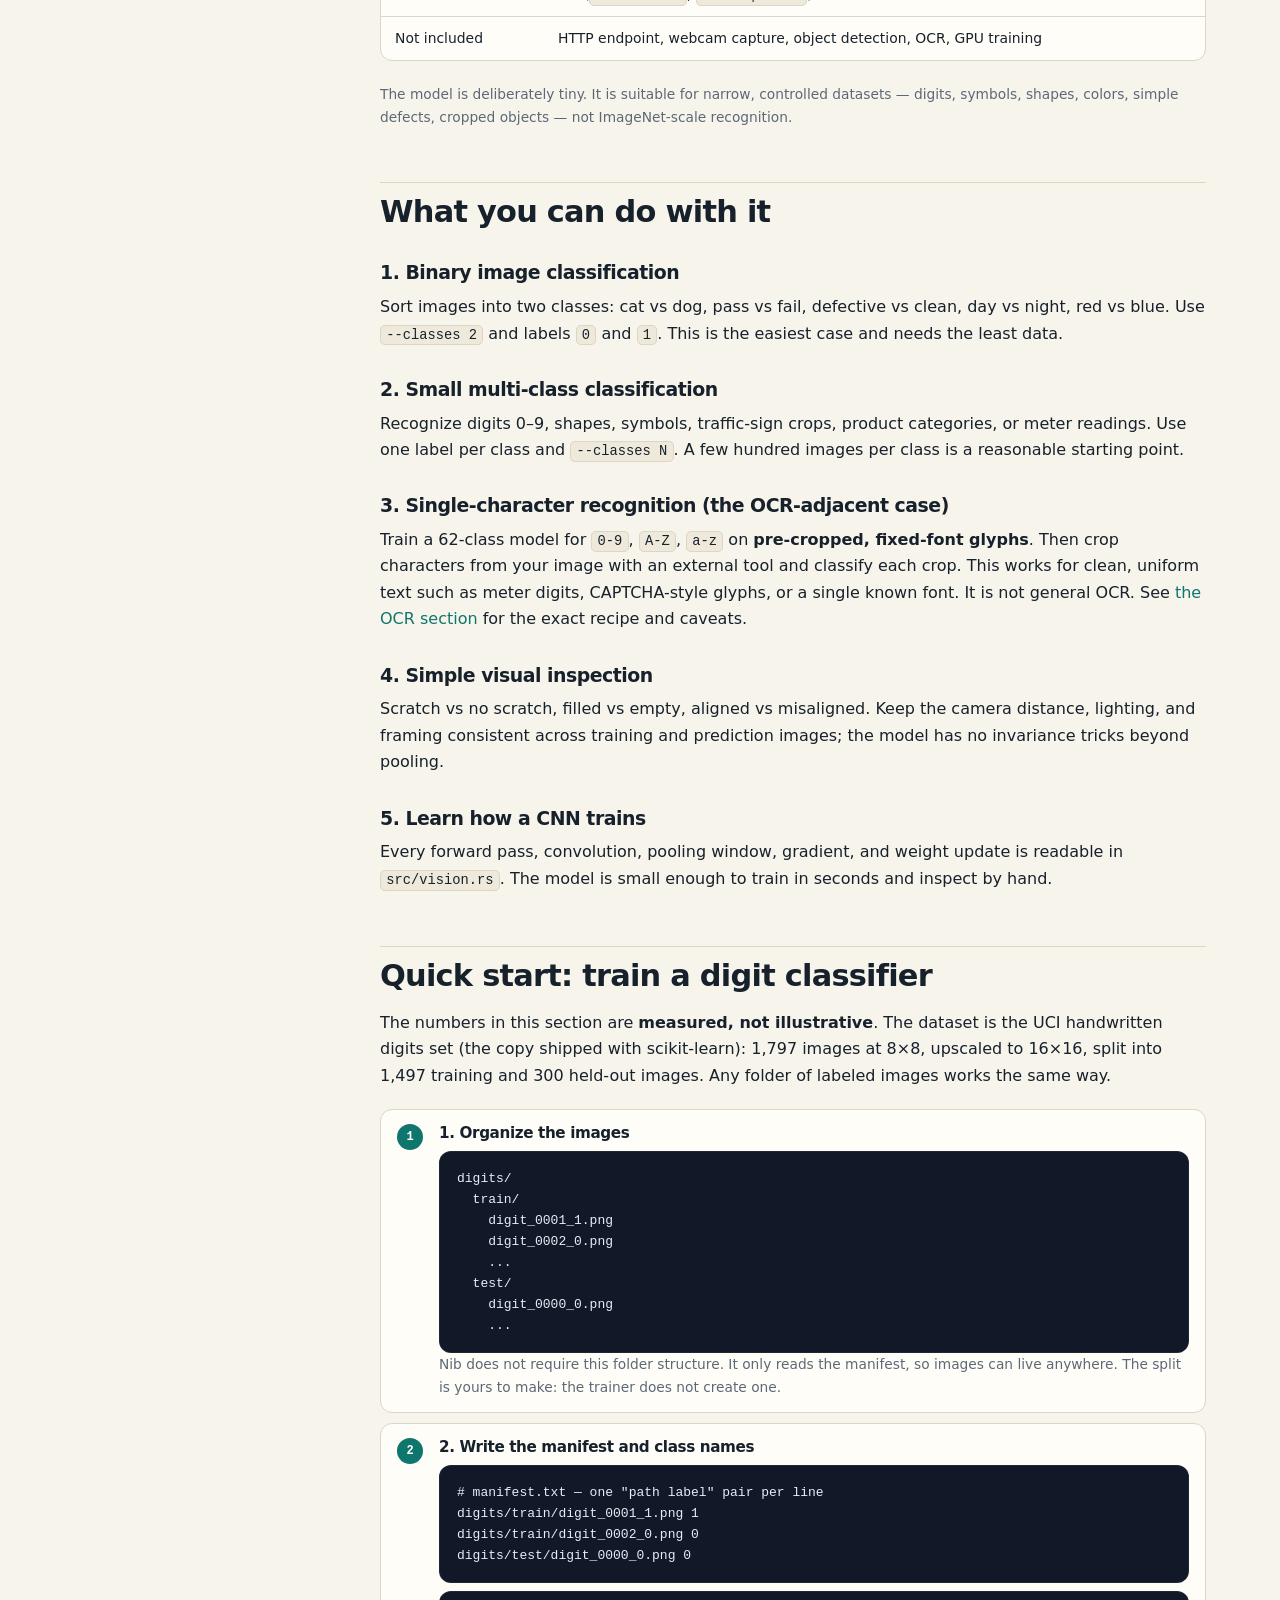
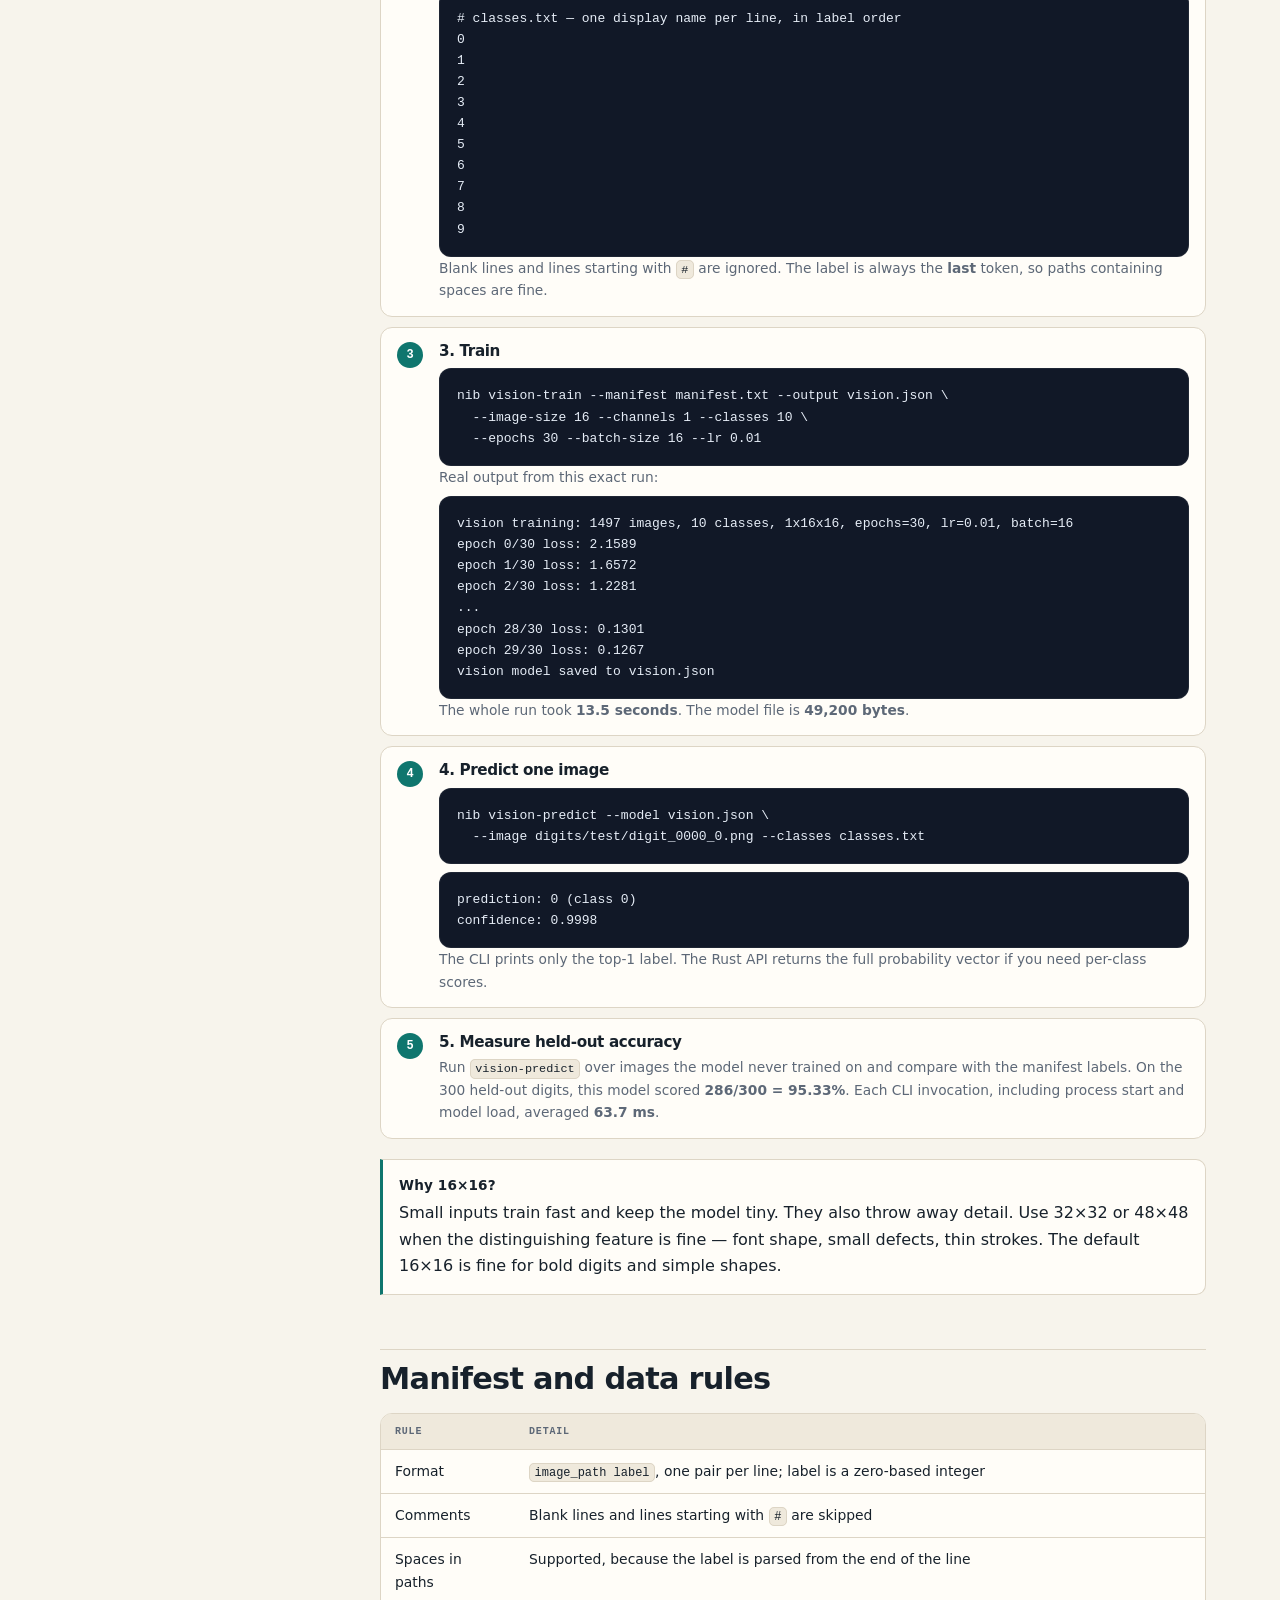
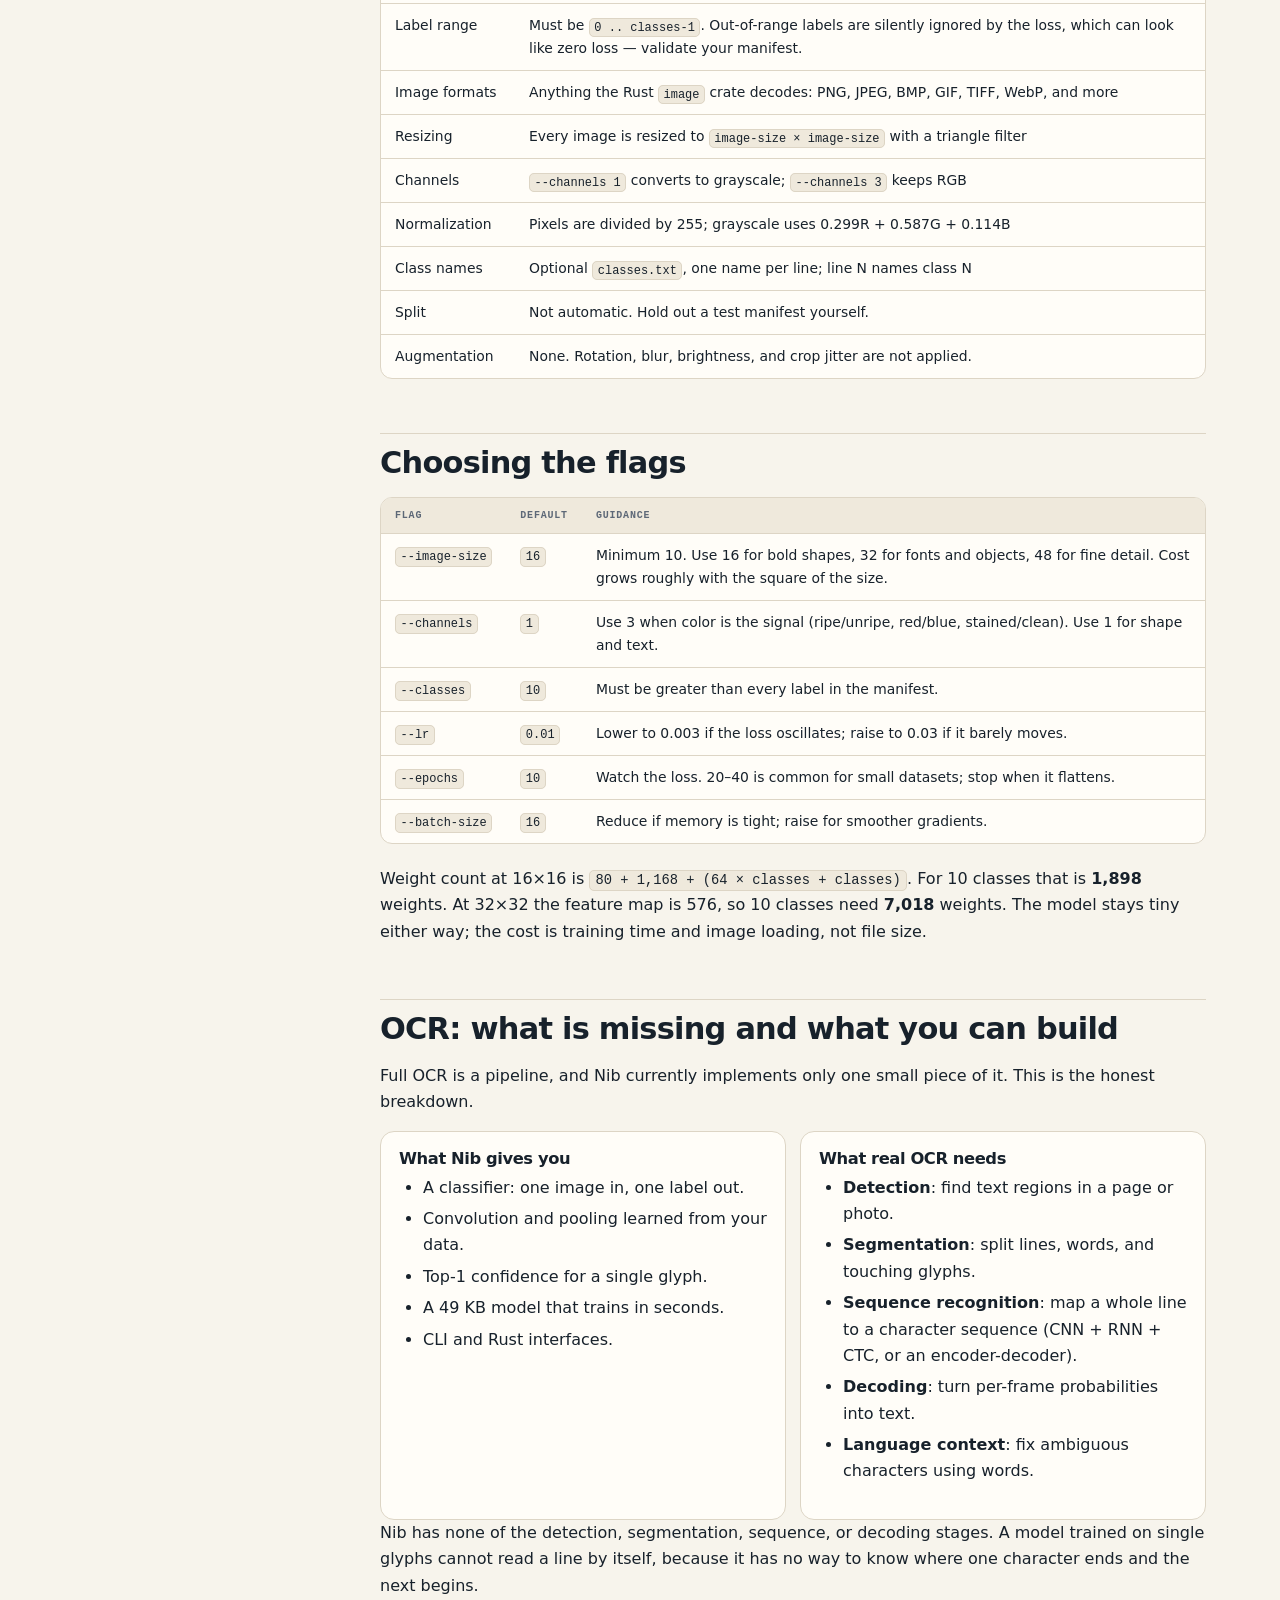
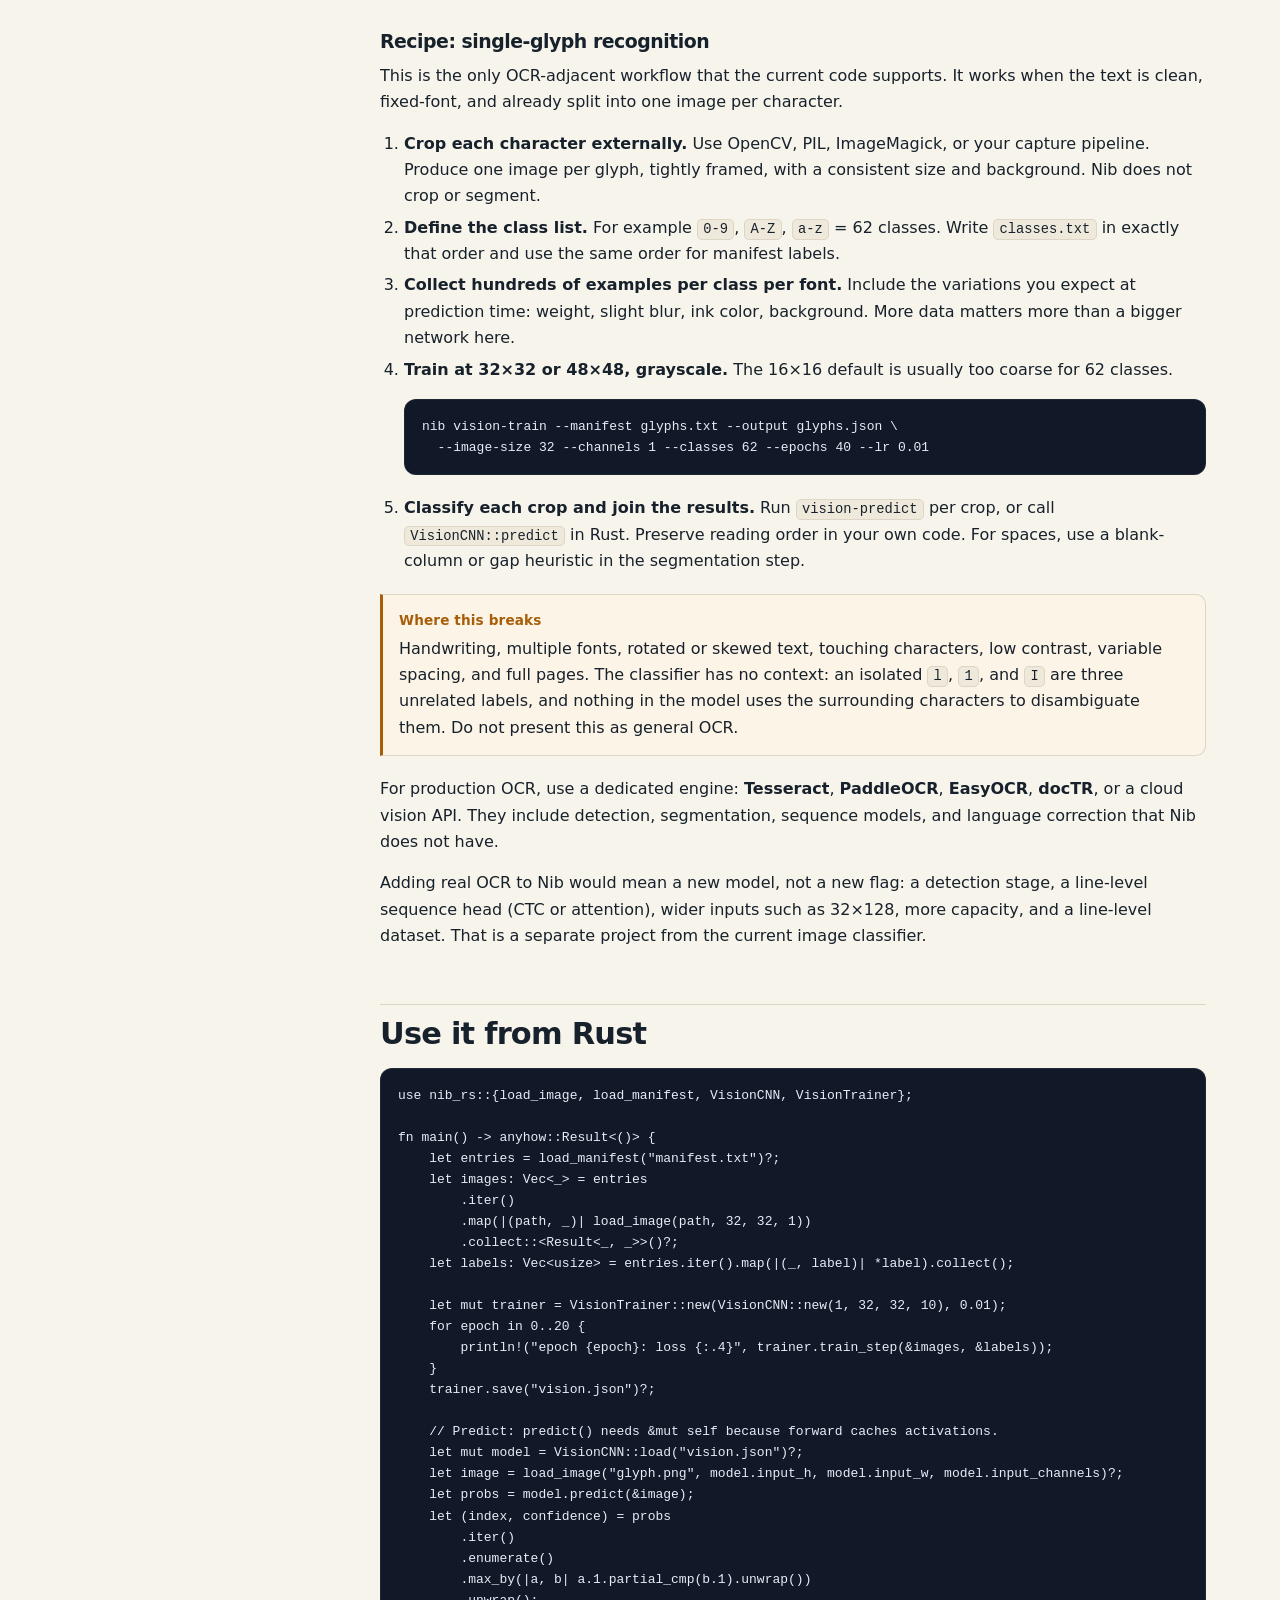
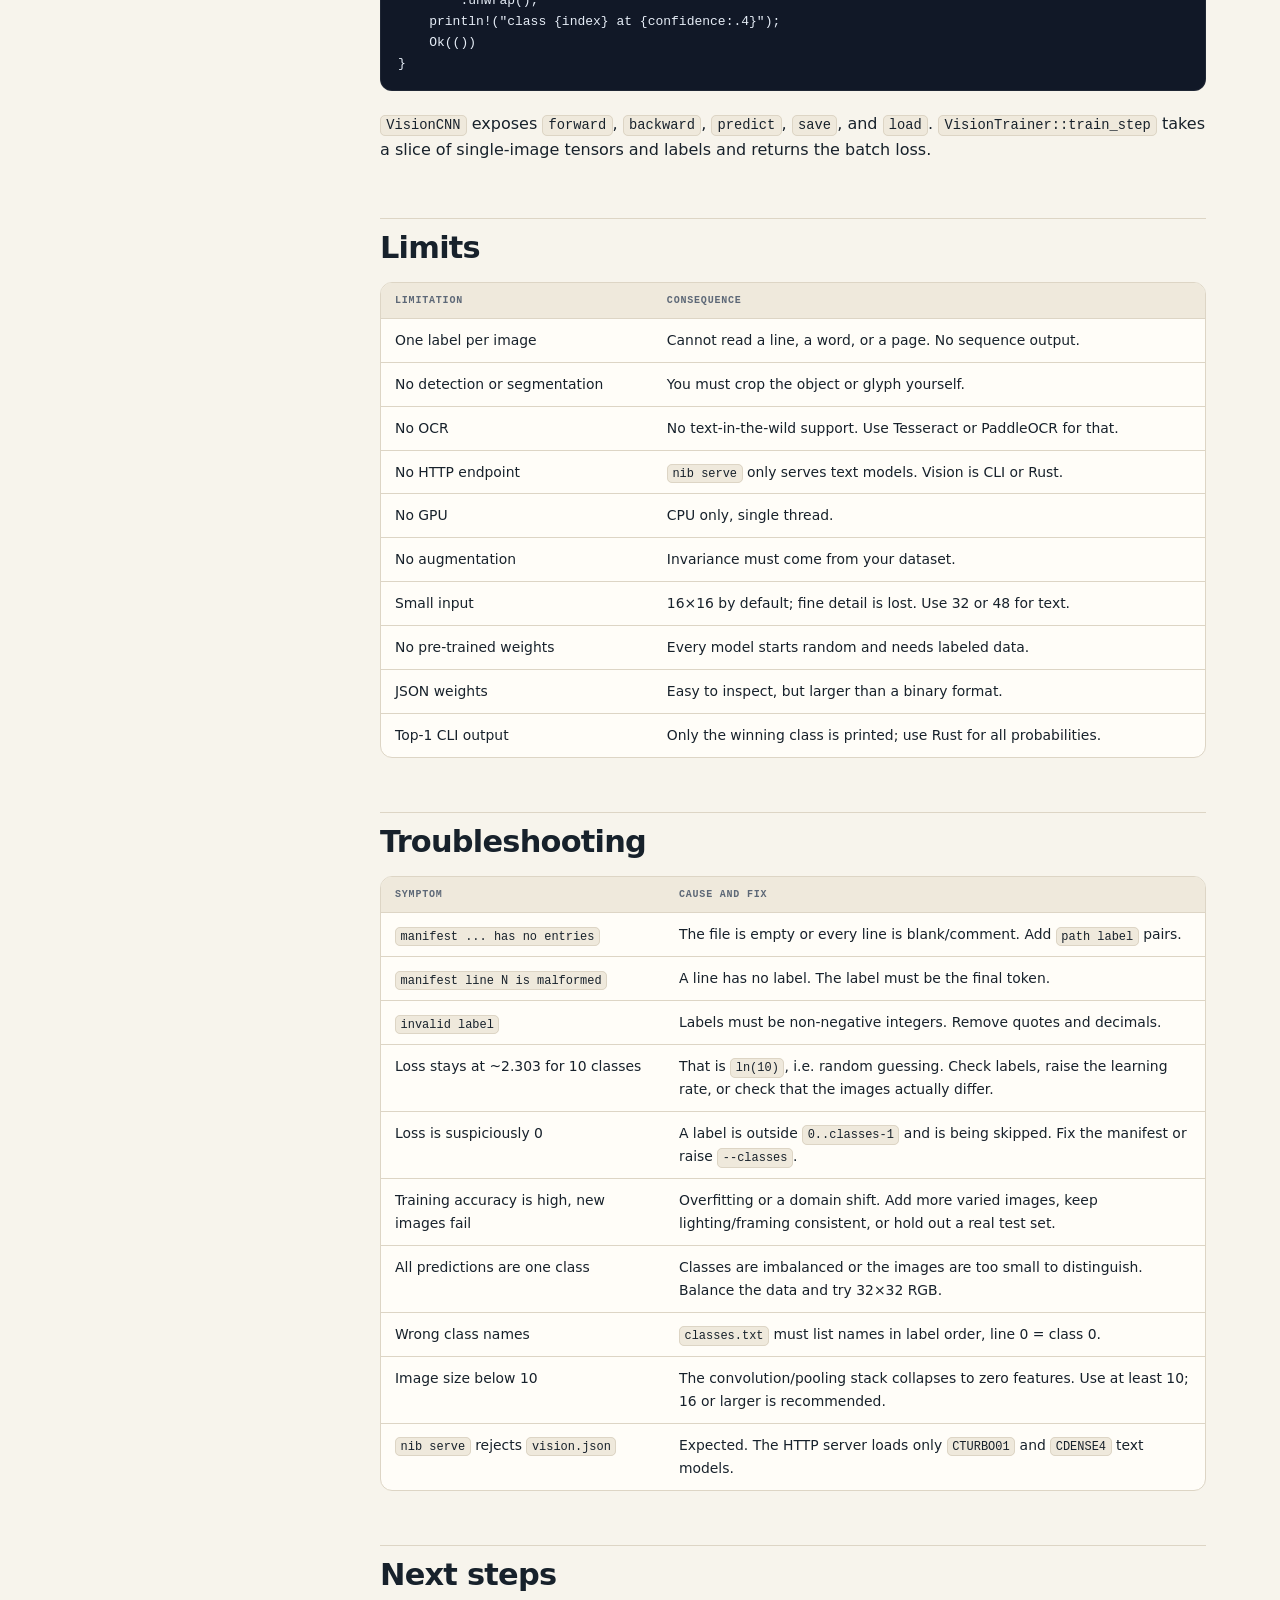
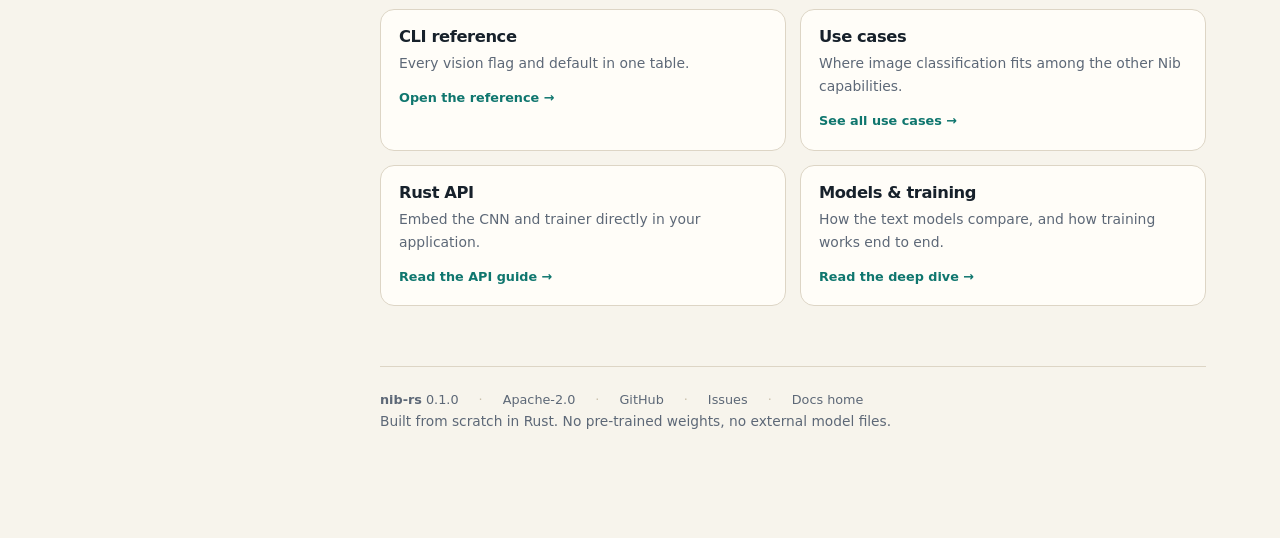
<file: docs/vision.html>
<!doctype html>
<html lang="en">
<head>
<meta charset="utf-8">
<meta name="viewport" content="width=device-width, initial-scale=1">
<title>Vision &amp; OCR · nib-rs docs</title>
<meta name="description" content="nib-rs vision guide: train a from-scratch CNN on labeled images, classify photos, recognize single cropped characters, and understand why full OCR is not built in.">
<meta name="theme-color" content="#0f766e">
<link rel="canonical" href="https://vamshavardhan50.github.io/nib-ai/docs/vision.html">
<meta property="og:type" content="website">
<meta property="og:site_name" content="nib-rs docs">
<meta property="og:title" content="Vision &amp; OCR · nib-rs docs">
<meta property="og:description" content="nib-rs vision guide: train a from-scratch CNN on labeled images, classify photos, recognize single cropped characters, and understand why full OCR is not built in.">
<meta property="og:url" content="https://vamshavardhan50.github.io/nib-ai/docs/vision.html">
<meta name="twitter:card" content="summary">
<link rel="icon" href="data:image/svg+xml,%3Csvg xmlns='http://www.w3.org/2000/svg' viewBox='0 0 32 32'%3E%3Crect width='32' height='32' rx='8' fill='%230f766e'/%3E%3Ctext x='16' y='23' font-family='monospace' font-size='20' font-weight='bold' fill='%23e8fdf5' text-anchor='middle'%3En%3C/text%3E%3C/svg%3E">
<link rel="stylesheet" href="style.css">
<script>
  try {
    var saved = localStorage.getItem("nib-docs-theme");
    if (saved === "light" || saved === "dark") document.documentElement.dataset.theme = saved;
  } catch (e) {}
</script>
</head>
<body>
<a class="skip" href="#main">Skip to content</a>

<header class="topbar">
  <a class="brand" href="index.html" aria-label="nib-rs documentation home">
    <svg class="brand-mark" viewBox="0 0 24 24" fill="none" stroke="currentColor" stroke-width="2" stroke-linecap="round" stroke-linejoin="round" aria-hidden="true">
      <path d="M12 19l7-7 3 3-7 7-3-3z"></path>
      <path d="M18 13l-1.5-7.5L2 2l3.5 14.5L13 18l5-5z"></path>
      <path d="M2 2l7.586 7.586"></path>
      <circle cx="11" cy="11" r="2"></circle>
    </svg>
    <span class="brand-name">nib<span class="brand-suffix">-rs</span></span>
    <span class="brand-tag">docs</span>
  </a>
  <div class="topbar-actions">
    <a class="pill" href="../index.html" title="Open the browser UI">
      <svg viewBox="0 0 24 24" fill="none" stroke="currentColor" stroke-width="2" aria-hidden="true"><rect x="3" y="4" width="18" height="14" rx="2"></rect><path d="M8 21h8M12 18v3"></path></svg>
      <span class="label">Live UI</span>
    </a>
    <a class="pill" href="https://github.com/Vamshavardhan50/nib-ai" rel="noopener" title="GitHub repository">
      <svg viewBox="0 0 24 24" fill="currentColor" aria-hidden="true"><path d="M12 .5a11.5 11.5 0 0 0-3.64 22.42c.58.1.79-.25.79-.56v-2.17c-3.22.7-3.9-1.37-3.9-1.37-.53-1.34-1.29-1.7-1.29-1.7-1.05-.72.08-.71.08-.71 1.16.08 1.77 1.2 1.77 1.2 1.03 1.77 2.7 1.26 3.36.96.1-.75.4-1.26.73-1.55-2.57-.29-5.27-1.28-5.27-5.7 0-1.26.45-2.29 1.19-3.1-.12-.29-.52-1.46.11-3.05 0 0 .97-.31 3.18 1.18a11 11 0 0 1 5.8 0c2.2-1.49 3.17-1.18 3.17-1.18.63 1.59.23 2.76.12 3.05.74.81 1.18 1.84 1.18 3.1 0 4.43-2.7 5.4-5.28 5.69.41.36.78 1.06.78 2.14v3.17c0 .31.21.67.8.56A11.5 11.5 0 0 0 12 .5z"></path></svg>
      <span class="label">GitHub</span>
    </a>
    <button class="icon-btn" id="themeToggle" type="button" aria-label="Toggle theme">☾</button>
    <button class="icon-btn" id="menuToggle" type="button" aria-label="Open navigation" aria-expanded="false" aria-controls="sidebar">☰</button>
  </div>
</header>

<div class="shell">
  <aside class="sidebar" id="sidebar">
    <nav aria-label="Documentation">
      <p class="nav-label">Documentation</p>
      <a href="index.html">Overview</a>
        <a href="getting-started.html">Getting started</a>
        <a href="use-cases.html">What you can do</a>
        <a href="features.html">Features &amp; usage</a>
        <a href="cli.html">CLI reference</a>
        <a href="http-api.html">HTTP API</a>
        <a href="rust-api.html">Rust API</a>
        <a href="vision.html">Vision &amp; OCR</a>
        <a href="models.html">Models &amp; training</a>
        <a href="deployment.html">Deployment</a>
        <a href="faq.html">FAQ</a>
    </nav>
    <div class="toc" id="toc" aria-label="On this page"></div>
    <div class="sidebar-card">
      <span class="k">Shipped dense model</span>
      <span class="v">90,004,008 weights</span>
      <small>45,117,066 bytes · 4-bit · v0.1.0</small>
    </div>
  </aside>

  <main id="main">
    <article>
      <div class="crumbs"><a href="index.html">Docs</a> <span>/</span> <span>Vision &amp; OCR</span></div>
      
<section class="hero">
  <p class="eyebrow">Vision</p>
  <h1>Image classification — and the honest OCR story</h1>
  <p class="lead">
    Nib includes a from-scratch convolutional network that classifies a whole image into one
    label. It can recognize a single, cleanly cropped character. It is <strong>not</strong> an
    OCR engine: it cannot find text in a photo or read a line of characters.
  </p>
  <div class="stats">
    <div class="stat"><b>95.33%</b><span>held-out handwritten digits</span></div>
    <div class="stat"><b>13.5 s</b><span>to train 30 epochs on 1,497 images</span></div>
    <div class="stat"><b>49,200</b><span>bytes for the 10-class model</span></div>
    <div class="stat"><b>1,898</b><span>weights at 16×16, 10 classes</span></div>
  </div>
</section>

<div class="callout warn">
  <strong>OCR is not built in</strong>
  <p>
    There is no text detection, no line segmentation, and no sequence decoder. The CNN returns
    exactly one label and one confidence for the entire image. A photo of a page, a receipt, or
    a sentence is <em>one</em> input, not a string of characters. The closest supported workflow
    is a single-glyph classifier: you crop each character yourself, then classify the crops one
    by one. That is documented below, with its limits.
  </p>
</div>

<h2 id="what-it-is">What the vision model is</h2>
<p>
  <code>VisionCNN</code> is a small convolutional classifier written from scratch in
  <code>src/vision.rs</code>. It starts from random weights, learns from labeled images, and
  stores its weights as JSON. There is no pre-trained backbone, no ONNX, and no Python.
</p>
<pre><code>image (C × H × W, pixels normalized to 0..1)
  → Conv2d(C → 8, 3×3) → ReLU → MaxPool(2×2)
  → Conv2d(8 → 16, 3×3) → ReLU → MaxPool(2×2)
  → flatten → Linear(features → classes) → softmax</code></pre>
<div class="table-wrap">
<table>
  <thead><tr><th>Property</th><th>Value</th></tr></thead>
  <tbody>
    <tr><td>Task</td><td>Single-label image classification (one label per image)</td></tr>
    <tr><td>Input</td><td>Square image, <code>16×16</code> grayscale by default; configurable size and RGB</td></tr>
    <tr><td>Layers</td><td>2 convolution layers (8 and 16 filters), 2 max-pool layers, 1 linear layer</td></tr>
    <tr><td>Activation</td><td>ReLU in convolutions, softmax at the output</td></tr>
    <tr><td>Loss</td><td>Cross-entropy</td></tr>
    <tr><td>Optimizer</td><td>Plain SGD with a fixed learning rate</td></tr>
    <tr><td>Weights</td><td>1,898 for 10 classes at 16×16; grows with image size and class count</td></tr>
    <tr><td>Model file</td><td><code>vision.json</code>, 49,200 bytes for the 10-class example</td></tr>
    <tr><td>Training speed</td><td>13.5 s for 30 epochs on 1,497 images at 16×16 (CPU, single thread)</td></tr>
    <tr><td>Interfaces</td><td>CLI (<code>vision-train</code>, <code>vision-predict</code>) and the Rust API</td></tr>
    <tr><td>Not included</td><td>HTTP endpoint, webcam capture, object detection, OCR, GPU training</td></tr>
  </tbody>
</table>
</div>
<p class="muted small">
  The model is deliberately tiny. It is suitable for narrow, controlled datasets — digits,
  symbols, shapes, colors, simple defects, cropped objects — not ImageNet-scale recognition.
</p>

<h2 id="what-you-can-do">What you can do with it</h2>

<h3>1. Binary image classification</h3>
<p>
  Sort images into two classes: cat vs dog, pass vs fail, defective vs clean, day vs night,
  red vs blue. Use <code>--classes 2</code> and labels <code>0</code> and <code>1</code>.
  This is the easiest case and needs the least data.
</p>

<h3>2. Small multi-class classification</h3>
<p>
  Recognize digits 0–9, shapes, symbols, traffic-sign crops, product categories, or meter
  readings. Use one label per class and <code>--classes N</code>. A few hundred images per
  class is a reasonable starting point.
</p>

<h3>3. Single-character recognition (the OCR-adjacent case)</h3>
<p>
  Train a 62-class model for <code>0-9</code>, <code>A-Z</code>, <code>a-z</code> on
  <strong>pre-cropped, fixed-font glyphs</strong>. Then crop characters from your image with an
  external tool and classify each crop. This works for clean, uniform text such as meter digits,
  CAPTCHA-style glyphs, or a single known font. It is not general OCR. See
  <a href="#ocr">the OCR section</a> for the exact recipe and caveats.
</p>

<h3>4. Simple visual inspection</h3>
<p>
  Scratch vs no scratch, filled vs empty, aligned vs misaligned. Keep the camera distance,
  lighting, and framing consistent across training and prediction images; the model has no
  invariance tricks beyond pooling.
</p>

<h3>5. Learn how a CNN trains</h3>
<p>
  Every forward pass, convolution, pooling window, gradient, and weight update is readable in
  <code>src/vision.rs</code>. The model is small enough to train in seconds and inspect by hand.
</p>

<h2 id="quickstart">Quick start: train a digit classifier</h2>
<p>
  The numbers in this section are <strong>measured, not illustrative</strong>. The dataset is the
  UCI handwritten digits set (the copy shipped with scikit-learn): 1,797 images at 8×8, upscaled
  to 16×16, split into 1,497 training and 300 held-out images. Any folder of labeled images works
  the same way.
</p>

<div class="steps">
  <div class="step">
    <div>
      <h4>1. Organize the images</h4>
      <pre><code>digits/
  train/
    digit_0001_1.png
    digit_0002_0.png
    ...
  test/
    digit_0000_0.png
    ...</code></pre>
      <p>
        Nib does not require this folder structure. It only reads the manifest, so images can
        live anywhere. The split is yours to make: the trainer does not create one.
      </p>
    </div>
  </div>
  <div class="step">
    <div>
      <h4>2. Write the manifest and class names</h4>
      <pre><code># manifest.txt — one "path label" pair per line
digits/train/digit_0001_1.png 1
digits/train/digit_0002_0.png 0
digits/test/digit_0000_0.png 0</code></pre>
      <pre><code># classes.txt — one display name per line, in label order
0
1
2
3
4
5
6
7
8
9</code></pre>
      <p>
        Blank lines and lines starting with <code>#</code> are ignored. The label is always the
        <strong>last</strong> token, so paths containing spaces are fine.
      </p>
    </div>
  </div>
  <div class="step">
    <div>
      <h4>3. Train</h4>
      <pre><code>nib vision-train --manifest manifest.txt --output vision.json \
  --image-size 16 --channels 1 --classes 10 \
  --epochs 30 --batch-size 16 --lr 0.01</code></pre>
      <p>Real output from this exact run:</p>
      <pre><code>vision training: 1497 images, 10 classes, 1x16x16, epochs=30, lr=0.01, batch=16
epoch 0/30 loss: 2.1589
epoch 1/30 loss: 1.6572
epoch 2/30 loss: 1.2281
...
epoch 28/30 loss: 0.1301
epoch 29/30 loss: 0.1267
vision model saved to vision.json</code></pre>
      <p>
        The whole run took <strong>13.5 seconds</strong>. The model file is
        <strong>49,200 bytes</strong>.
      </p>
    </div>
  </div>
  <div class="step">
    <div>
      <h4>4. Predict one image</h4>
      <pre><code>nib vision-predict --model vision.json \
  --image digits/test/digit_0000_0.png --classes classes.txt</code></pre>
      <pre><code>prediction: 0 (class 0)
confidence: 0.9998</code></pre>
      <p>
        The CLI prints only the top-1 label. The Rust API returns the full probability vector if
        you need per-class scores.
      </p>
    </div>
  </div>
  <div class="step">
    <div>
      <h4>5. Measure held-out accuracy</h4>
      <p>
        Run <code>vision-predict</code> over images the model never trained on and compare with
        the manifest labels. On the 300 held-out digits, this model scored
        <strong>286/300 = 95.33%</strong>. Each CLI invocation, including process start and model
        load, averaged <strong>63.7 ms</strong>.
      </p>
    </div>
  </div>
</div>

<div class="callout">
  <strong>Why 16×16?</strong>
  <p>
    Small inputs train fast and keep the model tiny. They also throw away detail. Use 32×32 or
    48×48 when the distinguishing feature is fine — font shape, small defects, thin strokes.
    The default 16×16 is fine for bold digits and simple shapes.
  </p>
</div>

<h2 id="manifest">Manifest and data rules</h2>
<div class="table-wrap">
<table>
  <thead><tr><th>Rule</th><th>Detail</th></tr></thead>
  <tbody>
    <tr><td>Format</td><td><code>image_path label</code>, one pair per line; label is a zero-based integer</td></tr>
    <tr><td>Comments</td><td>Blank lines and lines starting with <code>#</code> are skipped</td></tr>
    <tr><td>Spaces in paths</td><td>Supported, because the label is parsed from the end of the line</td></tr>
    <tr><td>Label range</td><td>Must be <code>0 .. classes-1</code>. Out-of-range labels are silently ignored by the loss, which can look like zero loss — validate your manifest.</td></tr>
    <tr><td>Image formats</td><td>Anything the Rust <code>image</code> crate decodes: PNG, JPEG, BMP, GIF, TIFF, WebP, and more</td></tr>
    <tr><td>Resizing</td><td>Every image is resized to <code>image-size × image-size</code> with a triangle filter</td></tr>
    <tr><td>Channels</td><td><code>--channels 1</code> converts to grayscale; <code>--channels 3</code> keeps RGB</td></tr>
    <tr><td>Normalization</td><td>Pixels are divided by 255; grayscale uses 0.299R + 0.587G + 0.114B</td></tr>
    <tr><td>Class names</td><td>Optional <code>classes.txt</code>, one name per line; line N names class N</td></tr>
    <tr><td>Split</td><td>Not automatic. Hold out a test manifest yourself.</td></tr>
    <tr><td>Augmentation</td><td>None. Rotation, blur, brightness, and crop jitter are not applied.</td></tr>
  </tbody>
</table>
</div>

<h2 id="flags">Choosing the flags</h2>
<div class="table-wrap">
<table>
  <thead><tr><th>Flag</th><th>Default</th><th>Guidance</th></tr></thead>
  <tbody>
    <tr><td><code>--image-size</code></td><td><code>16</code></td><td>Minimum 10. Use 16 for bold shapes, 32 for fonts and objects, 48 for fine detail. Cost grows roughly with the square of the size.</td></tr>
    <tr><td><code>--channels</code></td><td><code>1</code></td><td>Use 3 when color is the signal (ripe/unripe, red/blue, stained/clean). Use 1 for shape and text.</td></tr>
    <tr><td><code>--classes</code></td><td><code>10</code></td><td>Must be greater than every label in the manifest.</td></tr>
    <tr><td><code>--lr</code></td><td><code>0.01</code></td><td>Lower to 0.003 if the loss oscillates; raise to 0.03 if it barely moves.</td></tr>
    <tr><td><code>--epochs</code></td><td><code>10</code></td><td>Watch the loss. 20–40 is common for small datasets; stop when it flattens.</td></tr>
    <tr><td><code>--batch-size</code></td><td><code>16</code></td><td>Reduce if memory is tight; raise for smoother gradients.</td></tr>
  </tbody>
</table>
</div>
<p>
  Weight count at 16×16 is <code>80 + 1,168 + (64 × classes + classes)</code>. For 10 classes
  that is <strong>1,898</strong> weights. At 32×32 the feature map is 576, so 10 classes need
  <strong>7,018</strong> weights. The model stays tiny either way; the cost is training time and
  image loading, not file size.
</p>

<h2 id="ocr">OCR: what is missing and what you can build</h2>
<p>
  Full OCR is a pipeline, and Nib currently implements only one small piece of it. This is the
  honest breakdown.
</p>
<div class="grid two">
  <div class="card">
    <h3>What Nib gives you</h3>
    <ul>
      <li>A classifier: one image in, one label out.</li>
      <li>Convolution and pooling learned from your data.</li>
      <li>Top-1 confidence for a single glyph.</li>
      <li>A 49 KB model that trains in seconds.</li>
      <li>CLI and Rust interfaces.</li>
    </ul>
  </div>
  <div class="card">
    <h3>What real OCR needs</h3>
    <ul>
      <li><strong>Detection</strong>: find text regions in a page or photo.</li>
      <li><strong>Segmentation</strong>: split lines, words, and touching glyphs.</li>
      <li><strong>Sequence recognition</strong>: map a whole line to a character sequence (CNN + RNN + CTC, or an encoder-decoder).</li>
      <li><strong>Decoding</strong>: turn per-frame probabilities into text.</li>
      <li><strong>Language context</strong>: fix ambiguous characters using words.</li>
    </ul>
  </div>
</div>
<p>
  Nib has none of the detection, segmentation, sequence, or decoding stages. A model trained on
  single glyphs cannot read a line by itself, because it has no way to know where one character
  ends and the next begins.
</p>

<h3 id="single-glyph">Recipe: single-glyph recognition</h3>
<p>
  This is the only OCR-adjacent workflow that the current code supports. It works when the text
  is clean, fixed-font, and already split into one image per character.
</p>
<ol>
  <li>
    <strong>Crop each character externally.</strong> Use OpenCV, PIL, ImageMagick, or your
    capture pipeline. Produce one image per glyph, tightly framed, with a consistent size and
    background. Nib does not crop or segment.
  </li>
  <li>
    <strong>Define the class list.</strong> For example <code>0-9</code>, <code>A-Z</code>,
    <code>a-z</code> = 62 classes. Write <code>classes.txt</code> in exactly that order and use
    the same order for manifest labels.
  </li>
  <li>
    <strong>Collect hundreds of examples per class per font.</strong> Include the variations you
    expect at prediction time: weight, slight blur, ink color, background. More data matters more
    than a bigger network here.
  </li>
  <li>
    <strong>Train at 32×32 or 48×48, grayscale.</strong> The 16×16 default is usually too coarse
    for 62 classes.
    <pre><code>nib vision-train --manifest glyphs.txt --output glyphs.json \
  --image-size 32 --channels 1 --classes 62 --epochs 40 --lr 0.01</code></pre>
  </li>
  <li>
    <strong>Classify each crop and join the results.</strong> Run <code>vision-predict</code> per
    crop, or call <code>VisionCNN::predict</code> in Rust. Preserve reading order in your own
    code. For spaces, use a blank-column or gap heuristic in the segmentation step.
  </li>
</ol>
<div class="callout warn">
  <strong>Where this breaks</strong>
  <p>
    Handwriting, multiple fonts, rotated or skewed text, touching characters, low contrast,
    variable spacing, and full pages. The classifier has no context: an isolated <code>l</code>,
    <code>1</code>, and <code>I</code> are three unrelated labels, and nothing in the model uses
    the surrounding characters to disambiguate them. Do not present this as general OCR.
  </p>
</div>
<p>
  For production OCR, use a dedicated engine: <strong>Tesseract</strong>,
  <strong>PaddleOCR</strong>, <strong>EasyOCR</strong>, <strong>docTR</strong>, or a cloud vision
  API. They include detection, segmentation, sequence models, and language correction that Nib
  does not have.
</p>
<p>
  Adding real OCR to Nib would mean a new model, not a new flag: a detection stage, a
  line-level sequence head (CTC or attention), wider inputs such as 32×128, more capacity, and a
  line-level dataset. That is a separate project from the current image classifier.
</p>

<h2 id="rust">Use it from Rust</h2>
<pre><code>use nib_rs::{load_image, load_manifest, VisionCNN, VisionTrainer};

fn main() -&gt; anyhow::Result&lt;()&gt; {
    let entries = load_manifest("manifest.txt")?;
    let images: Vec&lt;_&gt; = entries
        .iter()
        .map(|(path, _)| load_image(path, 32, 32, 1))
        .collect::&lt;Result&lt;_, _&gt;&gt;()?;
    let labels: Vec&lt;usize&gt; = entries.iter().map(|(_, label)| *label).collect();

    let mut trainer = VisionTrainer::new(VisionCNN::new(1, 32, 32, 10), 0.01);
    for epoch in 0..20 {
        println!("epoch {epoch}: loss {:.4}", trainer.train_step(&amp;images, &amp;labels));
    }
    trainer.save("vision.json")?;

    // Predict: predict() needs &amp;mut self because forward caches activations.
    let mut model = VisionCNN::load("vision.json")?;
    let image = load_image("glyph.png", model.input_h, model.input_w, model.input_channels)?;
    let probs = model.predict(&amp;image);
    let (index, confidence) = probs
        .iter()
        .enumerate()
        .max_by(|a, b| a.1.partial_cmp(b.1).unwrap())
        .unwrap();
    println!("class {index} at {confidence:.4}");
    Ok(())
}</code></pre>
<p>
  <code>VisionCNN</code> exposes <code>forward</code>, <code>backward</code>,
  <code>predict</code>, <code>save</code>, and <code>load</code>.
  <code>VisionTrainer::train_step</code> takes a slice of single-image tensors and labels and
  returns the batch loss.
</p>

<h2 id="limits">Limits</h2>
<div class="table-wrap">
<table>
  <thead><tr><th>Limitation</th><th>Consequence</th></tr></thead>
  <tbody>
    <tr><td>One label per image</td><td>Cannot read a line, a word, or a page. No sequence output.</td></tr>
    <tr><td>No detection or segmentation</td><td>You must crop the object or glyph yourself.</td></tr>
    <tr><td>No OCR</td><td>No text-in-the-wild support. Use Tesseract or PaddleOCR for that.</td></tr>
    <tr><td>No HTTP endpoint</td><td><code>nib serve</code> only serves text models. Vision is CLI or Rust.</td></tr>
    <tr><td>No GPU</td><td>CPU only, single thread.</td></tr>
    <tr><td>No augmentation</td><td>Invariance must come from your dataset.</td></tr>
    <tr><td>Small input</td><td>16×16 by default; fine detail is lost. Use 32 or 48 for text.</td></tr>
    <tr><td>No pre-trained weights</td><td>Every model starts random and needs labeled data.</td></tr>
    <tr><td>JSON weights</td><td>Easy to inspect, but larger than a binary format.</td></tr>
    <tr><td>Top-1 CLI output</td><td>Only the winning class is printed; use Rust for all probabilities.</td></tr>
  </tbody>
</table>
</div>

<h2 id="troubleshooting">Troubleshooting</h2>
<div class="table-wrap">
<table>
  <thead><tr><th>Symptom</th><th>Cause and fix</th></tr></thead>
  <tbody>
    <tr><td><code>manifest ... has no entries</code></td><td>The file is empty or every line is blank/comment. Add <code>path label</code> pairs.</td></tr>
    <tr><td><code>manifest line N is malformed</code></td><td>A line has no label. The label must be the final token.</td></tr>
    <tr><td><code>invalid label</code></td><td>Labels must be non-negative integers. Remove quotes and decimals.</td></tr>
    <tr><td>Loss stays at ~2.303 for 10 classes</td><td>That is <code>ln(10)</code>, i.e. random guessing. Check labels, raise the learning rate, or check that the images actually differ.</td></tr>
    <tr><td>Loss is suspiciously 0</td><td>A label is outside <code>0..classes-1</code> and is being skipped. Fix the manifest or raise <code>--classes</code>.</td></tr>
    <tr><td>Training accuracy is high, new images fail</td><td>Overfitting or a domain shift. Add more varied images, keep lighting/framing consistent, or hold out a real test set.</td></tr>
    <tr><td>All predictions are one class</td><td>Classes are imbalanced or the images are too small to distinguish. Balance the data and try 32×32 RGB.</td></tr>
    <tr><td>Wrong class names</td><td><code>classes.txt</code> must list names in label order, line 0 = class 0.</td></tr>
    <tr><td>Image size below 10</td><td>The convolution/pooling stack collapses to zero features. Use at least 10; 16 or larger is recommended.</td></tr>
    <tr><td><code>nib serve</code> rejects <code>vision.json</code></td><td>Expected. The HTTP server loads only <code>CTURBO01</code> and <code>CDENSE4</code> text models.</td></tr>
  </tbody>
</table>
</div>

<h2>Next steps</h2>
<div class="grid two">
  <a class="card" href="cli.html#vision-commands"><h3>CLI reference</h3><p>Every vision flag and default in one table.</p><div class="card-arrow">Open the reference →</div></a>
  <a class="card" href="use-cases.html#classify-images"><h3>Use cases</h3><p>Where image classification fits among the other Nib capabilities.</p><div class="card-arrow">See all use cases →</div></a>
  <a class="card" href="rust-api.html"><h3>Rust API</h3><p>Embed the CNN and trainer directly in your application.</p><div class="card-arrow">Read the API guide →</div></a>
  <a class="card" href="models.html"><h3>Models &amp; training</h3><p>How the text models compare, and how training works end to end.</p><div class="card-arrow">Read the deep dive →</div></a>
</div>

      <footer class="footer">
        <div class="footer-row">
          <span><strong>nib-rs</strong> 0.1.0</span>
          <span class="dotsep">·</span>
          <span>Apache-2.0</span>
          <span class="dotsep">·</span>
          <a href="https://github.com/Vamshavardhan50/nib-ai" rel="noopener">GitHub</a>
          <span class="dotsep">·</span>
          <a href="https://github.com/Vamshavardhan50/nib-ai/issues" rel="noopener">Issues</a>
          <span class="dotsep">·</span>
          <a href="index.html">Docs home</a>
        </div>
        <p class="small muted">Built from scratch in Rust. No pre-trained weights, no external model files.</p>
      </footer>
    </article>
  </main>
</div>

<script src="docs.js" defer></script>
</body>
</html>
</file>
<file: docs/style.css>
/* nib-rs documentation — zero external assets */
:root {
  --bg: #f7f4ec;
  --bg-elev: #fffdf8;
  --bg-soft: #efe9dc;
  --bg-code: #111827;
  --text: #17212b;
  --muted: #5d6877;
  --line: #ddd5c5;
  --line-strong: #c9bfab;
  --accent: #0f766e;
  --accent-strong: #0b5a54;
  --accent-soft: #d8efe9;
  --amber: #a85d08;
  --amber-soft: #f8ead2;
  --danger: #b42318;
  --shadow: 0 18px 45px rgba(23, 33, 43, 0.09);
  --radius: 14px;
  --sidebar: 250px;
  --max: 1180px;
  --mono: ui-monospace, SFMono-Regular, "SF Mono", Menlo, Consolas, "Liberation Mono", monospace;
  --sans: ui-sans-serif, system-ui, -apple-system, "Segoe UI", Roboto, Helvetica, Arial, sans-serif;
  --serif: ui-serif, Georgia, "Times New Roman", serif;
}

[data-theme="dark"] {
  --bg: #0c1220;
  --bg-elev: #121a2a;
  --bg-soft: #1a2436;
  --bg-code: #070b13;
  --text: #e8edf5;
  --muted: #9aa7ba;
  --line: #263248;
  --line-strong: #36445d;
  --accent: #5eead4;
  --accent-strong: #99f6e4;
  --accent-soft: #123b3a;
  --amber: #fbbf24;
  --amber-soft: #3a2b10;
  --danger: #fca5a5;
  --shadow: 0 18px 45px rgba(0, 0, 0, 0.35);
}

@media (prefers-color-scheme: dark) {
  :root:not([data-theme="light"]) {
    --bg: #0c1220;
    --bg-elev: #121a2a;
    --bg-soft: #1a2436;
    --bg-code: #070b13;
    --text: #e8edf5;
    --muted: #9aa7ba;
    --line: #263248;
    --line-strong: #36445d;
    --accent: #5eead4;
    --accent-strong: #99f6e4;
    --accent-soft: #123b3a;
    --amber: #fbbf24;
    --amber-soft: #3a2b10;
    --danger: #fca5a5;
    --shadow: 0 18px 45px rgba(0, 0, 0, 0.35);
  }
}

* { box-sizing: border-box; }

html {
  scroll-behavior: smooth;
  scroll-padding-top: 92px;
}

body {
  margin: 0;
  background:
    radial-gradient(1200px 500px at 85% -10%, color-mix(in srgb, var(--accent) 9%, transparent), transparent 65%),
    var(--bg);
  color: var(--text);
  font: 16px/1.65 var(--sans);
  -webkit-font-smoothing: antialiased;
  text-rendering: optimizeLegibility;
}

a { color: var(--accent); text-decoration: none; }
a:hover { color: var(--accent-strong); text-decoration: underline; text-underline-offset: 3px; }

img, svg { max-width: 100%; }

.skip {
  position: absolute;
  left: -999px;
  top: 8px;
  z-index: 100;
  background: var(--bg-elev);
  padding: 10px 14px;
  border-radius: 8px;
}
.skip:focus { left: 8px; }

/* ---------- top bar ---------- */
.topbar {
  position: sticky;
  top: 0;
  z-index: 40;
  display: flex;
  align-items: center;
  gap: 18px;
  height: 64px;
  padding: 0 24px;
  border-bottom: 1px solid var(--line);
  background: color-mix(in srgb, var(--bg) 88%, transparent);
  backdrop-filter: saturate(150%) blur(12px);
}

.brand {
  display: inline-flex;
  align-items: center;
  gap: 10px;
  color: var(--text);
  font-weight: 800;
  letter-spacing: -0.02em;
}
.brand:hover { text-decoration: none; color: var(--text); }
.brand-mark {
  width: 30px;
  height: 30px;
  border-radius: 9px;
  background: var(--accent);
  color: #fff;
  padding: 5px;
  box-shadow: 0 5px 14px color-mix(in srgb, var(--accent) 35%, transparent);
}
.brand-name { font-size: 1.12rem; }
.brand-suffix { color: var(--accent); }
.brand-tag {
  margin-left: 2px;
  padding: 2px 7px;
  border: 1px solid var(--line-strong);
  border-radius: 999px;
  color: var(--muted);
  font: 600 10px/1.6 var(--mono);
  letter-spacing: 0.08em;
  text-transform: uppercase;
}

.topbar-actions {
  display: flex;
  align-items: center;
  gap: 8px;
  margin-left: auto;
}

.pill {
  display: inline-flex;
  align-items: center;
  gap: 7px;
  padding: 7px 12px;
  border: 1px solid var(--line-strong);
  border-radius: 999px;
  color: var(--text);
  background: var(--bg-elev);
  font-size: 0.82rem;
  font-weight: 650;
  white-space: nowrap;
}
.pill:hover { border-color: var(--accent); color: var(--accent); text-decoration: none; }
.pill svg { width: 15px; height: 15px; }

.icon-btn {
  display: inline-grid;
  place-items: center;
  width: 36px;
  height: 36px;
  border: 1px solid var(--line-strong);
  border-radius: 10px;
  background: var(--bg-elev);
  color: var(--text);
  cursor: pointer;
  font-size: 0.95rem;
}
.icon-btn:hover { border-color: var(--accent); color: var(--accent); }
#menuToggle { display: none; }

/* ---------- layout ---------- */
.shell {
  display: grid;
  grid-template-columns: var(--sidebar) minmax(0, 1fr);
  gap: 56px;
  width: 100%;
  max-width: var(--max);
  margin: 0 auto;
  padding: 0 24px;
}

.sidebar {
  position: sticky;
  top: 64px;
  align-self: start;
  max-height: calc(100vh - 64px);
  overflow-y: auto;
  padding: 30px 4px 48px 0;
  scrollbar-width: thin;
}

.nav-label {
  margin: 0 0 8px;
  color: var(--muted);
  font: 700 10px/1.5 var(--mono);
  letter-spacing: 0.13em;
  text-transform: uppercase;
}

.sidebar nav a {
  display: block;
  margin: 2px 0;
  padding: 8px 11px;
  border-radius: 8px;
  color: var(--muted);
  font-size: 0.9rem;
  font-weight: 600;
}
.sidebar nav a:hover { background: var(--bg-soft); color: var(--text); text-decoration: none; }
.sidebar nav a.active {
  background: var(--accent-soft);
  color: var(--accent-strong);
}
[data-theme="dark"] .sidebar nav a.active { color: var(--accent); }

.toc {
  margin: 24px 0 0;
  padding-top: 18px;
  border-top: 1px solid var(--line);
}
.toc a {
  display: block;
  padding: 4px 11px;
  color: var(--muted);
  font-size: 0.8rem;
  line-height: 1.45;
  border-left: 2px solid transparent;
  border-radius: 0;
}
.toc a:hover { color: var(--text); text-decoration: none; }
.toc a.active { color: var(--accent); border-left-color: var(--accent); padding-left: 9px; }
.toc a.toc-h3 { padding-left: 22px; font-size: 0.76rem; }
.toc:empty { display: none; }

.sidebar-card {
  margin-top: 26px;
  padding: 14px;
  border: 1px solid var(--line);
  border-radius: 12px;
  background: var(--bg-elev);
  box-shadow: var(--shadow);
}
.sidebar-card .k {
  display: block;
  color: var(--muted);
  font: 700 10px/1.5 var(--mono);
  letter-spacing: 0.1em;
  text-transform: uppercase;
}
.sidebar-card .v { display: block; margin-top: 3px; font-weight: 800; font-size: 0.95rem; }
.sidebar-card small { color: var(--muted); font-size: 0.74rem; }

main {
  min-width: 0;
  padding: 42px 0 90px;
}

article { max-width: 860px; }

/* ---------- typography ---------- */
h1, h2, h3, h4 {
  color: var(--text);
  line-height: 1.15;
  letter-spacing: -0.025em;
  scroll-margin-top: 88px;
}
h1 { margin: 0 0 18px; font-size: clamp(2.15rem, 4.6vw, 3.45rem); font-weight: 850; }
h2 {
  margin: 54px 0 16px;
  padding-top: 12px;
  font-size: clamp(1.45rem, 2.8vw, 1.9rem);
  font-weight: 800;
  border-top: 1px solid var(--line);
}
h3 { margin: 32px 0 10px; font-size: 1.18rem; font-weight: 750; }
h4 { margin: 24px 0 8px; font-size: 1rem; font-weight: 750; }
p { margin: 0 0 15px; }
.lead { color: var(--muted); font-size: 1.12rem; line-height: 1.6; max-width: 760px; }
.eyebrow {
  margin: 0 0 12px;
  color: var(--accent);
  font: 750 11px/1.5 var(--mono);
  letter-spacing: 0.14em;
  text-transform: uppercase;
}
.muted { color: var(--muted); }
.small { font-size: 0.86rem; }
.center { text-align: center; }
hr { border: 0; border-top: 1px solid var(--line); margin: 36px 0; }

.anchor {
  margin-left: 8px;
  color: var(--line-strong);
  font-weight: 400;
  opacity: 0;
  transition: opacity 0.15s ease;
}
h2:hover .anchor, h3:hover .anchor { opacity: 1; text-decoration: none; }

ul, ol { margin: 0 0 16px; padding-left: 24px; }
li { margin: 5px 0; }
li > ul, li > ol { margin: 5px 0 7px; }
strong { font-weight: 750; }

blockquote {
  margin: 20px 0;
  padding: 4px 0 4px 18px;
  border-left: 3px solid var(--accent);
  color: var(--muted);
}

/* ---------- hero ---------- */
.hero { padding: 10px 0 8px; }
.hero .lead { margin-bottom: 26px; }
.hero-actions { display: flex; flex-wrap: wrap; gap: 10px; margin: 0 0 34px; }

.btn {
  display: inline-flex;
  align-items: center;
  gap: 8px;
  padding: 10px 16px;
  border: 1px solid transparent;
  border-radius: 10px;
  background: var(--accent);
  color: #fff;
  font-size: 0.9rem;
  font-weight: 750;
  box-shadow: 0 7px 20px color-mix(in srgb, var(--accent) 28%, transparent);
}
.btn:hover { background: var(--accent-strong); color: #fff; text-decoration: none; }
.btn.secondary {
  background: var(--bg-elev);
  border-color: var(--line-strong);
  color: var(--text);
  box-shadow: none;
}
.btn.secondary:hover { border-color: var(--accent); color: var(--accent); }

.stats {
  display: grid;
  grid-template-columns: repeat(4, minmax(0, 1fr));
  gap: 12px;
  margin: 0 0 38px;
}
.stat {
  padding: 15px 16px;
  border: 1px solid var(--line);
  border-radius: 12px;
  background: var(--bg-elev);
}
.stat b { display: block; font-size: 1.32rem; letter-spacing: -0.03em; }
.stat span { display: block; margin-top: 3px; color: var(--muted); font-size: 0.76rem; line-height: 1.35; }

/* ---------- cards ---------- */
.grid { display: grid; gap: 14px; }
.grid.two { grid-template-columns: repeat(2, minmax(0, 1fr)); }
.grid.three { grid-template-columns: repeat(3, minmax(0, 1fr)); }

.card {
  display: block;
  padding: 18px;
  border: 1px solid var(--line);
  border-radius: var(--radius);
  background: var(--bg-elev);
  color: var(--text);
  box-shadow: 0 1px 0 rgba(255, 255, 255, 0.03);
}
a.card:hover {
  border-color: var(--accent);
  text-decoration: none;
  transform: translateY(-1px);
  box-shadow: var(--shadow);
}
.card h3 { margin: 0 0 6px; font-size: 1.02rem; }
.card p { margin: 0; color: var(--muted); font-size: 0.87rem; }
.card .badge { margin-bottom: 10px; }
.card-arrow { margin-top: 12px; color: var(--accent); font-size: 0.8rem; font-weight: 700; }

.feature-icon {
  display: inline-grid;
  place-items: center;
  width: 34px;
  height: 34px;
  margin-bottom: 10px;
  border-radius: 9px;
  background: var(--accent-soft);
  color: var(--accent-strong);
  font-size: 1rem;
}
[data-theme="dark"] .feature-icon { color: var(--accent); }

.badge {
  display: inline-flex;
  align-items: center;
  gap: 5px;
  padding: 2px 8px;
  border-radius: 999px;
  background: var(--accent-soft);
  color: var(--accent-strong);
  font: 700 10px/1.7 var(--mono);
  letter-spacing: 0.05em;
  text-transform: uppercase;
}
[data-theme="dark"] .badge { color: var(--accent); }
.badge.amber { background: var(--amber-soft); color: var(--amber); }
.badge.plain { background: var(--bg-soft); color: var(--muted); }

/* ---------- code ---------- */
code {
  padding: 0.14em 0.38em;
  border: 1px solid var(--line);
  border-radius: 5px;
  background: var(--bg-soft);
  color: var(--text);
  font: 0.86em/1.5 var(--mono);
  overflow-wrap: anywhere;
}
pre {
  position: relative;
  margin: 16px 0 20px;
  padding: 17px 18px;
  border-radius: 12px;
  background: var(--bg-code);
  color: #e6edf7;
  overflow-x: auto;
  font: 13px/1.62 var(--mono);
  box-shadow: inset 0 0 0 1px rgba(255, 255, 255, 0.06);
}
pre code {
  padding: 0;
  border: 0;
  background: transparent;
  color: inherit;
  font: inherit;
  overflow-wrap: normal;
}
pre .cmt { color: #8b9bb4; }
pre .str { color: #a7f3d0; }
pre .kw { color: #93c5fd; }
.copy {
  position: absolute;
  top: 9px;
  right: 9px;
  padding: 4px 8px;
  border: 1px solid #334155;
  border-radius: 6px;
  background: #1e293b;
  color: #cbd5e1;
  font: 600 10px/1.5 var(--mono);
  cursor: pointer;
  opacity: 0;
  transition: opacity 0.15s ease;
}
pre:hover .copy, .copy:focus { opacity: 1; }
.copy:hover { border-color: #64748b; color: #fff; }

.terminal { border-top: 3px solid var(--accent); }

/* ---------- tables ---------- */
.table-wrap {
  margin: 16px 0 22px;
  overflow-x: auto;
  border: 1px solid var(--line);
  border-radius: 12px;
  background: var(--bg-elev);
}
table { width: 100%; border-collapse: collapse; font-size: 0.87rem; }
th, td { padding: 10px 14px; text-align: left; vertical-align: top; border-bottom: 1px solid var(--line); }
th {
  background: var(--bg-soft);
  color: var(--muted);
  font: 700 10px/1.5 var(--mono);
  letter-spacing: 0.08em;
  text-transform: uppercase;
  white-space: nowrap;
}
tr:last-child td { border-bottom: 0; }
td code { white-space: nowrap; }
td.num, th.num { text-align: right; font-variant-numeric: tabular-nums; }

/* ---------- callouts ---------- */
.callout {
  margin: 20px 0;
  padding: 14px 16px;
  border: 1px solid var(--line);
  border-left: 3px solid var(--accent);
  border-radius: 0 10px 10px 0;
  background: var(--bg-elev);
}
.callout > strong:first-child { display: block; margin-bottom: 4px; font-size: 0.85rem; letter-spacing: 0.01em; }
.callout p:last-child { margin-bottom: 0; }
.callout.warn { border-left-color: var(--amber); background: color-mix(in srgb, var(--amber-soft) 45%, var(--bg-elev)); }
.callout.warn > strong:first-child { color: var(--amber); }
.callout.danger { border-left-color: var(--danger); }
.callout.danger > strong:first-child { color: var(--danger); }

/* ---------- steps ---------- */
.steps { display: grid; gap: 10px; margin: 20px 0; counter-reset: step; }
.step {
  display: grid;
  grid-template-columns: 30px minmax(0, 1fr);
  gap: 12px;
  padding: 14px 16px;
  border: 1px solid var(--line);
  border-radius: 12px;
  background: var(--bg-elev);
}
.step::before {
  counter-increment: step;
  content: counter(step);
  display: grid;
  place-items: center;
  width: 26px;
  height: 26px;
  border-radius: 50%;
  background: var(--accent);
  color: #fff;
  font: 750 12px/1 var(--mono);
}
.step h4 { margin: 1px 0 4px; font-size: 0.95rem; }
.step p { margin: 0; color: var(--muted); font-size: 0.86rem; }
.step pre { margin: 8px 0 0; }

/* ---------- pipeline ---------- */
.pipeline {
  display: grid;
  grid-template-columns: repeat(5, minmax(0, 1fr));
  gap: 8px;
  margin: 22px 0;
}
.pipe {
  position: relative;
  padding: 12px 10px;
  border: 1px solid var(--line);
  border-radius: 10px;
  background: var(--bg-elev);
  text-align: center;
}
.pipe b { display: block; font-size: 0.84rem; }
.pipe span { display: block; margin-top: 2px; color: var(--muted); font-size: 0.7rem; }
.pipe:not(:last-child)::after {
  content: "→";
  position: absolute;
  right: -9px;
  top: 50%;
  transform: translateY(-50%);
  color: var(--accent);
  font-weight: 800;
  z-index: 1;
}

/* ---------- breadcrumbs / page meta ---------- */
.page-meta {
  display: flex;
  flex-wrap: wrap;
  align-items: center;
  gap: 8px;
  margin: 0 0 22px;
  color: var(--muted);
  font-size: 0.78rem;
}
.crumbs { display: flex; flex-wrap: wrap; align-items: center; gap: 6px; margin-bottom: 10px; color: var(--muted); font-size: 0.78rem; }
.crumbs a { color: var(--muted); }
.crumbs span { color: var(--line-strong); }

/* ---------- footer ---------- */
.footer {
  margin-top: 60px;
  padding-top: 22px;
  border-top: 1px solid var(--line);
  color: var(--muted);
  font-size: 0.8rem;
}
.footer-row { display: flex; flex-wrap: wrap; gap: 10px 20px; align-items: center; }
.footer a { color: var(--muted); }
.footer a:hover { color: var(--accent); }
.footer .dotsep { color: var(--line-strong); }

/* ---------- misc ---------- */
.kbd {
  display: inline-block;
  padding: 1px 6px;
  border: 1px solid var(--line-strong);
  border-bottom-width: 2px;
  border-radius: 5px;
  background: var(--bg-elev);
  font: 0.78em var(--mono);
}
.checklist { list-style: none; padding-left: 0; }
.checklist li { position: relative; padding-left: 25px; }
.checklist li::before { content: "✓"; position: absolute; left: 0; color: var(--accent); font-weight: 800; }

details {
  margin: 12px 0;
  padding: 12px 14px;
  border: 1px solid var(--line);
  border-radius: 10px;
  background: var(--bg-elev);
}
summary { cursor: pointer; font-weight: 700; font-size: 0.9rem; }
details[open] summary { margin-bottom: 8px; }
details p:last-child { margin-bottom: 0; }

.overflow-note { color: var(--muted); font-size: 0.78rem; margin-top: -8px; }

@media (max-width: 1000px) {
  :root { --sidebar: 220px; }
  .shell { gap: 34px; }
  .stats { grid-template-columns: repeat(2, minmax(0, 1fr)); }
  .grid.three { grid-template-columns: repeat(2, minmax(0, 1fr)); }
  .pipeline { grid-template-columns: repeat(3, minmax(0, 1fr)); }
  .pipe:nth-child(3)::after { display: none; }
}

@media (max-width: 820px) {
  body.nav-open { overflow: hidden; }
  .topbar { padding: 0 16px; height: 58px; }
  .brand-tag { display: none; }
  #menuToggle { display: inline-grid; }
  .pill .label { display: none; }
  .pill { padding: 8px 9px; }
  .shell { display: block; padding: 0 18px; }
  .sidebar {
    position: fixed;
    top: 58px;
    left: 0;
    z-index: 35;
    width: min(310px, 86vw);
    height: calc(100vh - 58px);
    max-height: none;
    padding: 22px 18px 40px;
    background: var(--bg-elev);
    border-right: 1px solid var(--line);
    transform: translateX(-105%);
    transition: transform 0.2s ease;
    box-shadow: var(--shadow);
  }
  body.nav-open .sidebar { transform: translateX(0); }
  main { padding-top: 30px; }
  h1 { font-size: clamp(2rem, 9vw, 2.8rem); }
  .grid.two, .grid.three { grid-template-columns: 1fr; }
}

@media (max-width: 560px) {
  .stats { grid-template-columns: 1fr 1fr; }
  .pipeline { grid-template-columns: 1fr 1fr; }
  .pipe:nth-child(2)::after, .pipe:nth-child(4)::after { display: none; }
  .hero-actions .btn { width: 100%; justify-content: center; }
  th, td { padding: 9px 11px; }
}

@media (prefers-reduced-motion: reduce) {
  html { scroll-behavior: auto; }
  *, *::before, *::after { transition: none !important; animation: none !important; }
}

@media print {
  .topbar, .sidebar, .copy, .hero-actions { display: none !important; }
  .shell { display: block; max-width: none; }
  main { padding: 0; }
  pre { box-shadow: none; border: 1px solid #ccc; }
}
</file>
